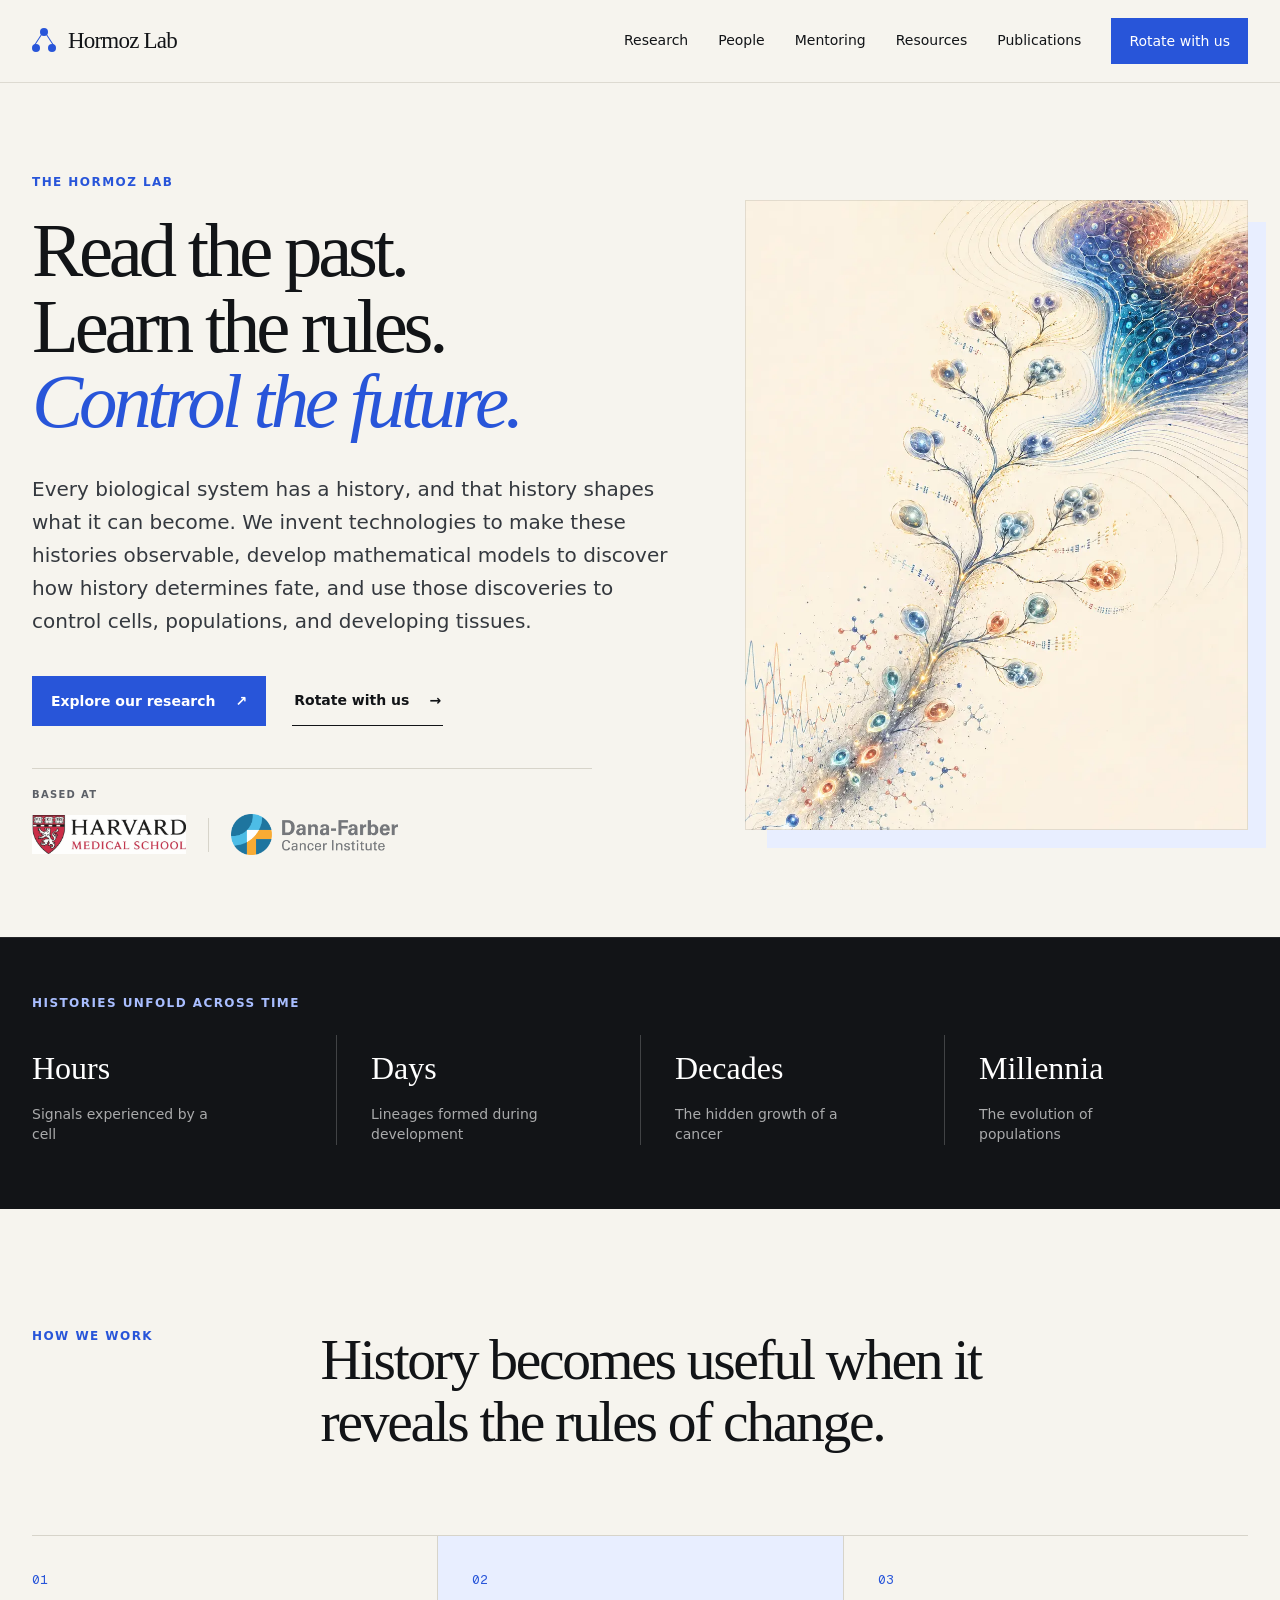
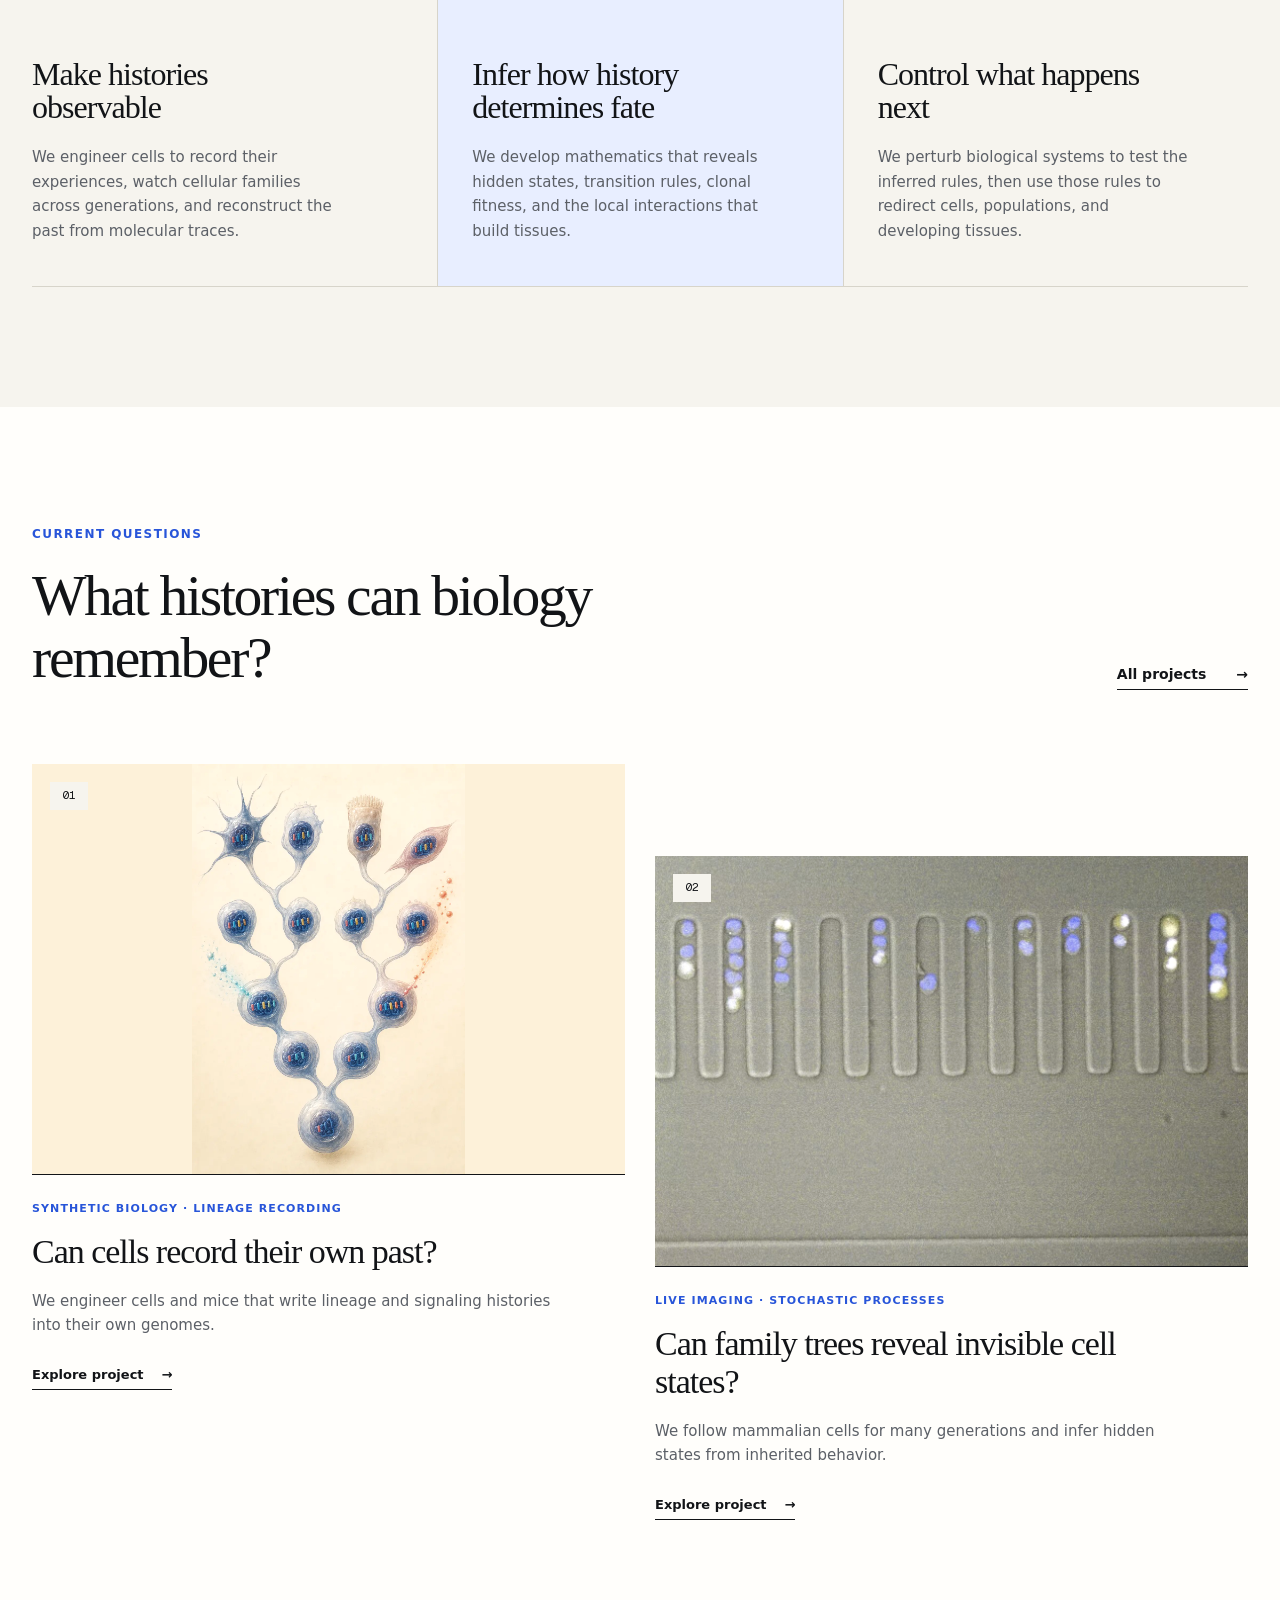
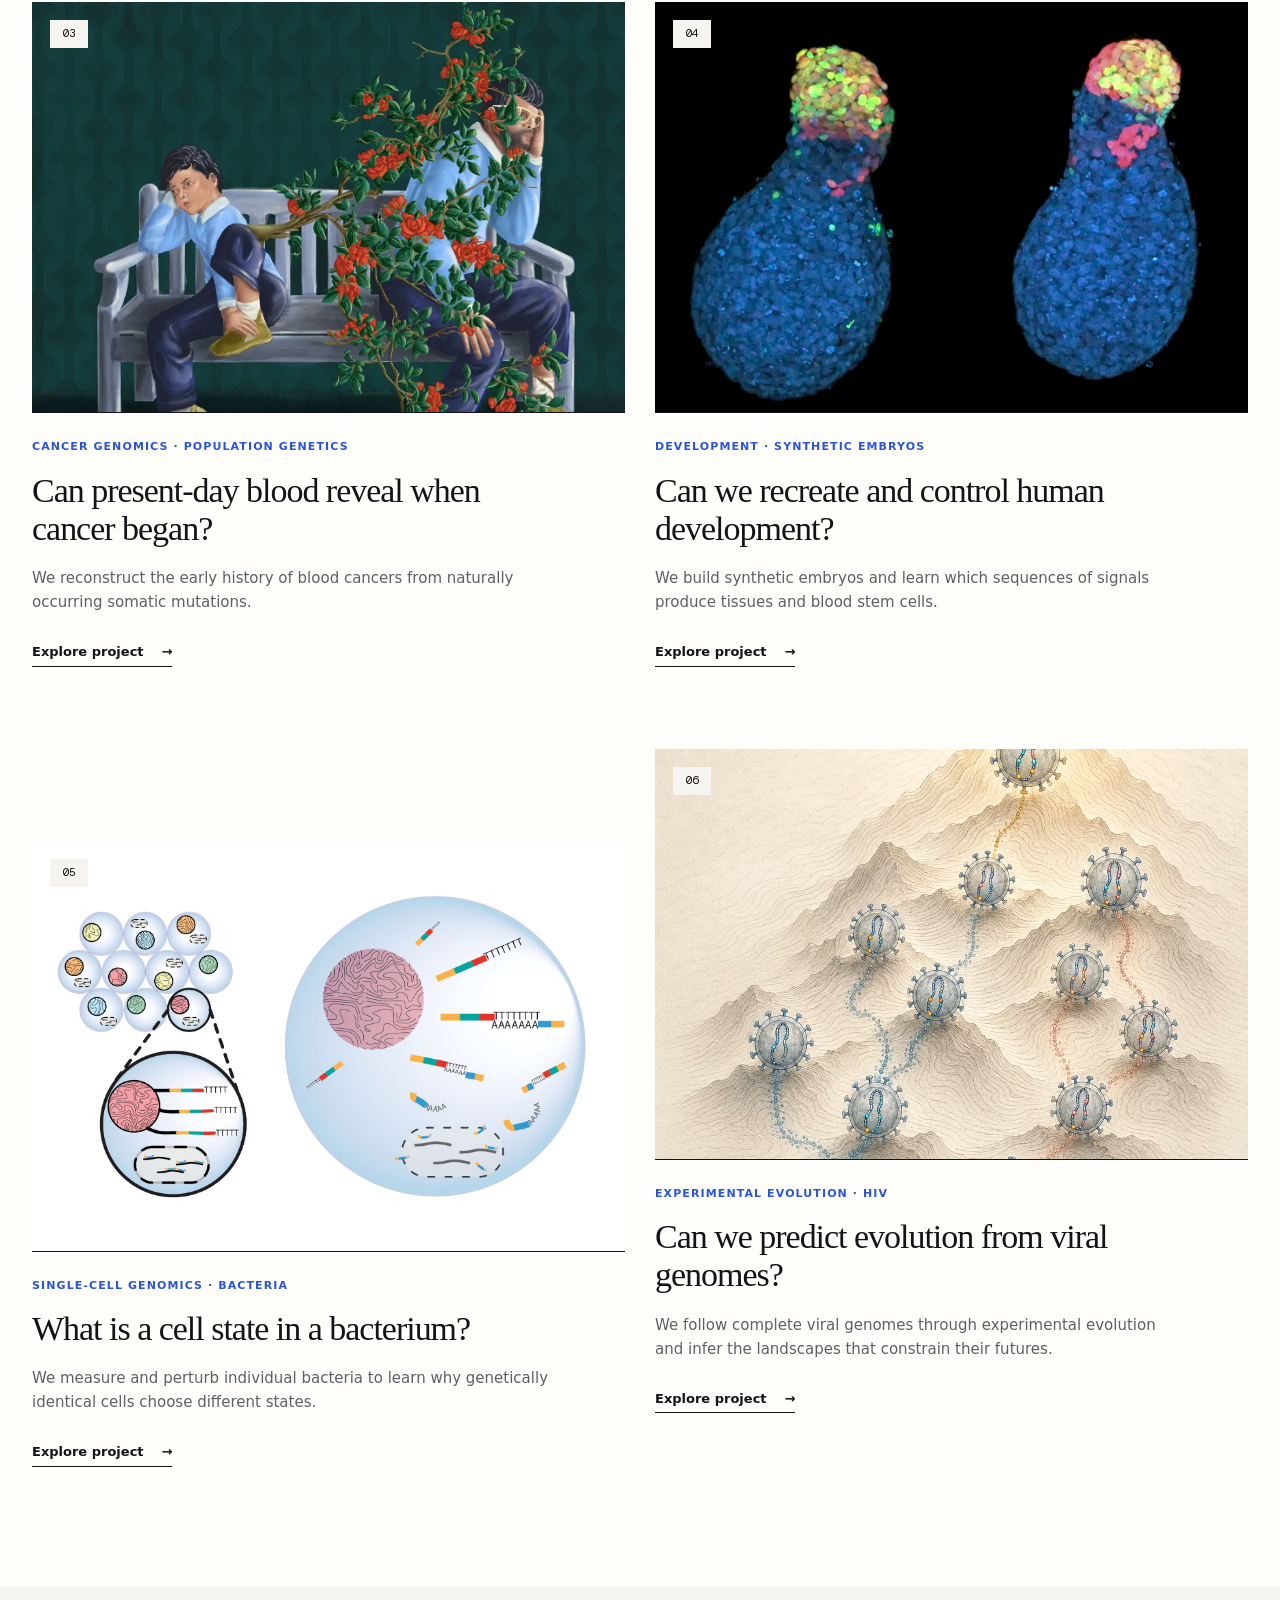
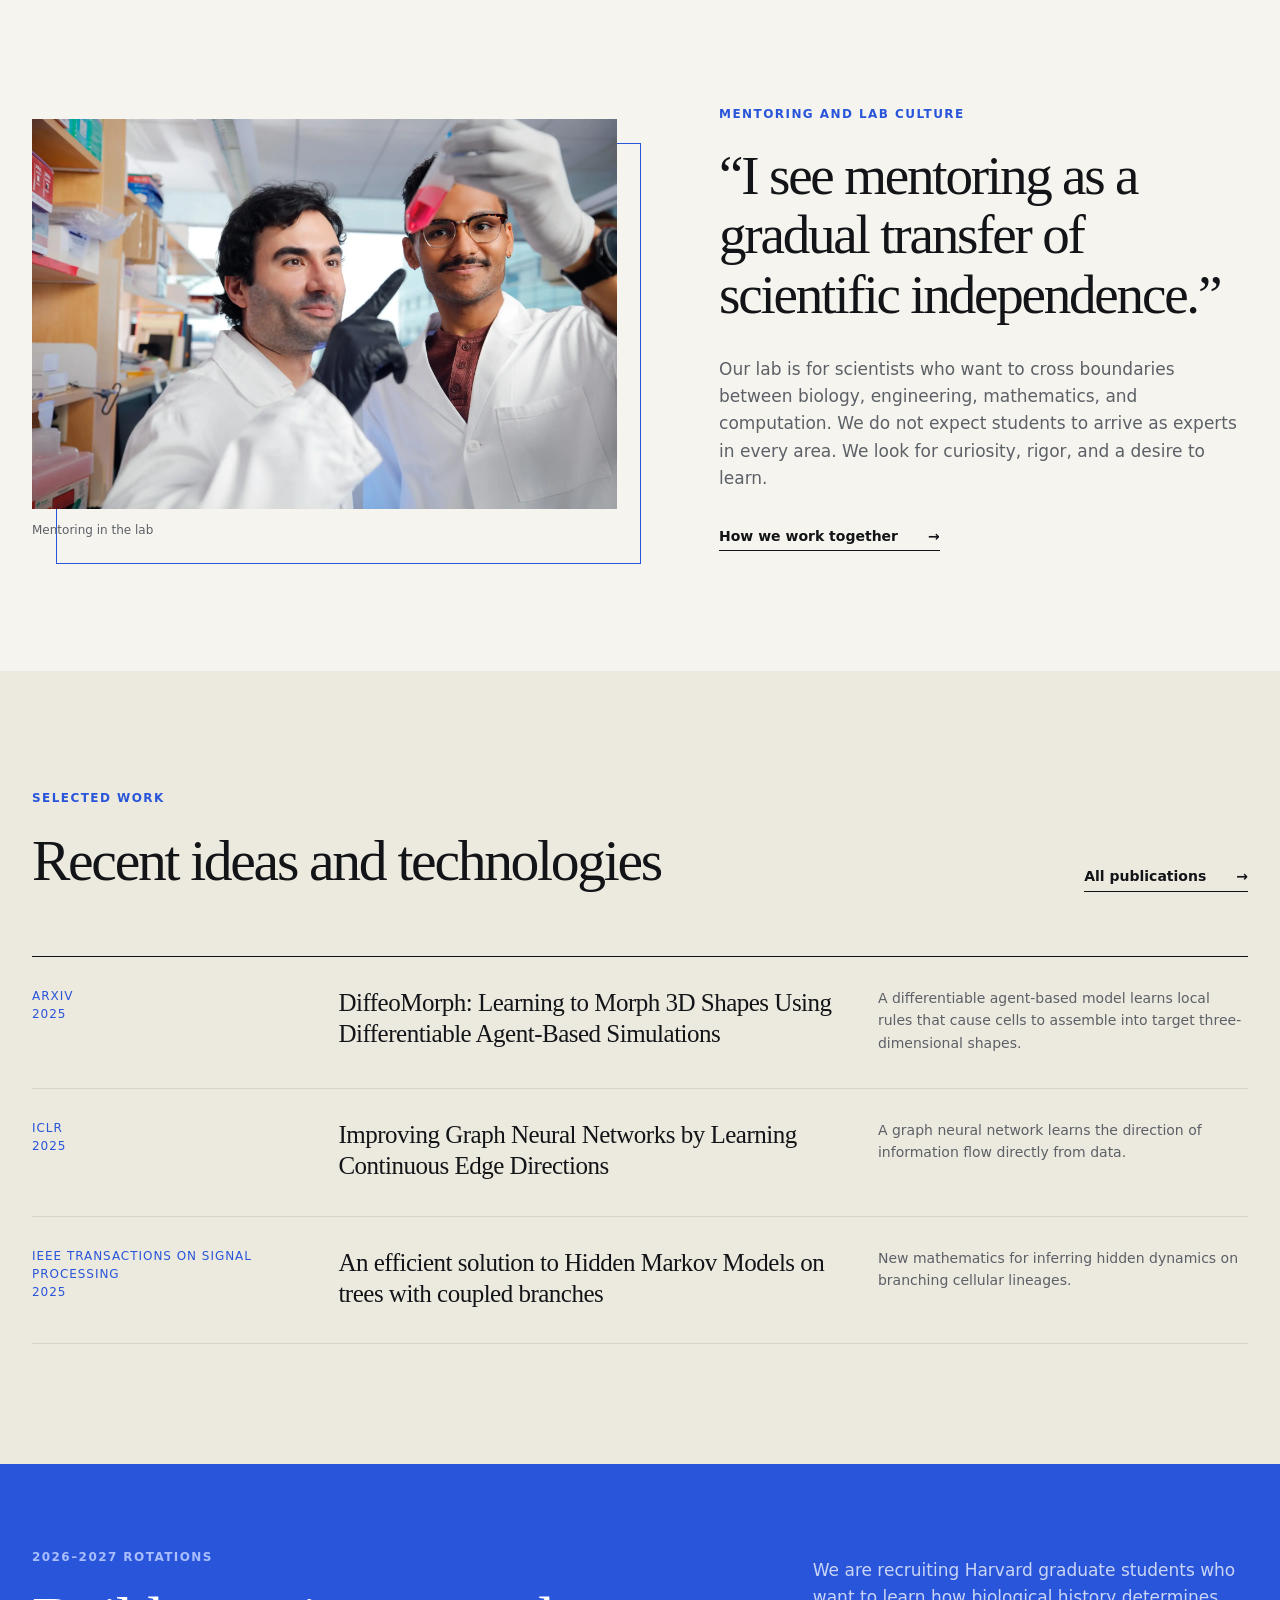
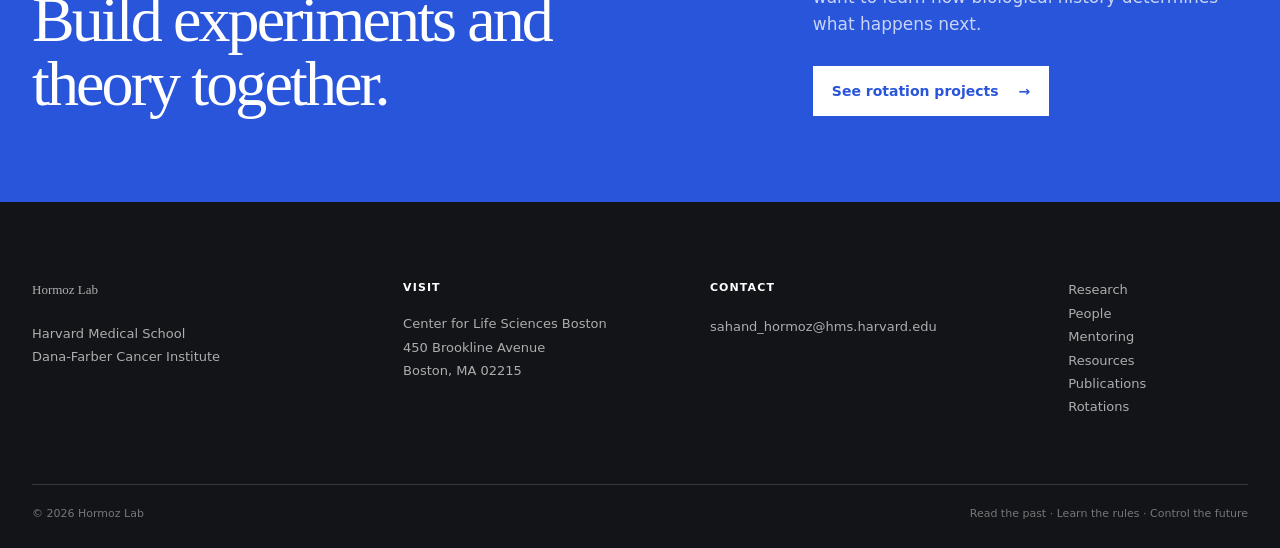
<file: index.html>
<!DOCTYPE html><html lang="en"><head><meta charSet="utf-8"/><meta name="viewport" content="width=device-width, initial-scale=1"/><link rel="preload" href="/media/history-to-fate-hero-v1.webp" as="image" fetchPriority="high"/><link rel="preload" href="/media/harvard-medical-school-logo.webp" as="image"/><link rel="preload" href="/media/dana-farber-logo.webp" as="image"/><link rel="preload" href="/media/dna-recording-history-v1.webp" as="image"/><link rel="preload" href="/media/mother-machine-poster.jpg" as="image"/><link rel="preload" href="/media/blood-cancer-life-history.webp" as="image"/><link rel="preload" href="/media/sahand-mentoring-with-lab-member.webp" as="image"/><link rel="preload" href="/media/hemogenic-gastruloids.webp" as="image"/><link rel="preload" href="/media/bacterial-single-cell-rna-seq.webp" as="image"/><link rel="preload" href="/media/hiv-fitness-landscape-v1.webp" as="image"/><link rel="stylesheet" href="/assets/index-CWhATb8L.css"/><title>Hormoz Lab</title><meta name="description" content="The Hormoz Lab at Harvard Medical School and Dana-Farber Cancer Institute makes biological histories observable, learns how history determines fate, and uses those rules to control living systems."/><meta name="application-name" content="Hormoz Lab"/><meta name="keywords" content="Hormoz Lab,Sahand Hormoz,Harvard systems biology,Dana-Farber Cancer Institute,cell lineage tracing,synthetic biology,single-cell genomics,developmental biology,computational biology,quantitative biology,biological history,graduate research rotations"/><meta name="author" content="Hormoz Lab"/><link rel="author" href="https://hormoz.dfci.harvard.edu"/><meta name="creator" content="Hormoz Lab"/><meta name="publisher" content="Hormoz Lab"/><meta name="robots" content="noindex, follow"/><meta name="googlebot" content="noindex, follow, max-image-preview:large, max-snippet:-1, max-video-preview:-1"/><meta property="og:title" content="Hormoz Lab"/><meta property="og:description" content="The Hormoz Lab at Harvard Medical School and Dana-Farber Cancer Institute makes biological histories observable, learns how history determines fate, and uses those rules to control living systems."/><meta property="og:url" content="https://hormoz.dfci.harvard.edu/"/><meta property="og:site_name" content="Hormoz Lab"/><meta property="og:type" content="website"/><meta property="og:locale" content="en_US"/><meta property="og:image" content="https://hormoz-lab.github.io/media/sahand-hormoz-in-lab.webp"/><meta property="og:image:width" content="2048"/><meta property="og:image:height" content="1365"/><meta property="og:image:alt" content="Sahand Hormoz in the laboratory at Dana-Farber Cancer Institute"/><meta name="twitter:card" content="summary_large_image"/><meta name="twitter:title" content="Hormoz Lab"/><meta name="twitter:description" content="The Hormoz Lab at Harvard Medical School and Dana-Farber Cancer Institute makes biological histories observable, learns how history determines fate, and uses those rules to control living systems."/><meta name="twitter:image" content="https://hormoz-lab.github.io/media/sahand-hormoz-in-lab.webp"/><link rel="shortcut icon" href="/favicon.svg"/><link rel="icon" href="/favicon.svg"/><link rel="canonical" href="https://hormoz.dfci.harvard.edu/"/><script type="application/ld+json">{"@context":"https://schema.org","@type":"ResearchOrganization","name":"Hormoz Lab","url":"https://hormoz.dfci.harvard.edu","description":"A quantitative systems biology laboratory led by Sahand Hormoz at Harvard Medical School and Dana-Farber Cancer Institute.","founder":{"@type":"Person","name":"Sahand Hormoz","jobTitle":"Associate Professor of Systems Biology","affiliation":[{"@type":"Organization","name":"Harvard Medical School"},{"@type":"Organization","name":"Dana-Farber Cancer Institute"}]},"parentOrganization":[{"@type":"Organization","name":"Harvard Medical School","url":"https://hms.harvard.edu/"},{"@type":"Organization","name":"Dana-Farber Cancer Institute","url":"https://www.dana-farber.org/"}],"sameAs":["https://github.com/hormoz-lab"]}</script>
<link rel="preload" href="/assets/_vinext_fonts/geist-8ac0455e797f/geist-ff2310f5.woff2" as="font" type="font/woff2" crossorigin />
<link rel="preload" href="/assets/_vinext_fonts/geist-8ac0455e797f/geist-875ccdd4.woff2" as="font" type="font/woff2" crossorigin />
<link rel="preload" href="/assets/_vinext_fonts/geist-8ac0455e797f/geist-52306abf.woff2" as="font" type="font/woff2" crossorigin />
<link rel="preload" href="/assets/_vinext_fonts/geist-8ac0455e797f/geist-001175b1.woff2" as="font" type="font/woff2" crossorigin />
<link rel="preload" href="/assets/_vinext_fonts/geist-8ac0455e797f/geist-98bbbccb.woff2" as="font" type="font/woff2" crossorigin />
<link rel="preload" href="/assets/_vinext_fonts/geist-mono-00e989178794/geist-mono-f6b33328.woff2" as="font" type="font/woff2" crossorigin />
<link rel="preload" href="/assets/_vinext_fonts/geist-mono-00e989178794/geist-mono-44e03052.woff2" as="font" type="font/woff2" crossorigin />
<link rel="preload" href="/assets/_vinext_fonts/geist-mono-00e989178794/geist-mono-0638449e.woff2" as="font" type="font/woff2" crossorigin />
<link rel="preload" href="/assets/_vinext_fonts/geist-mono-00e989178794/geist-mono-971fb274.woff2" as="font" type="font/woff2" crossorigin />
<link rel="preload" href="/assets/_vinext_fonts/geist-mono-00e989178794/geist-mono-44745446.woff2" as="font" type="font/woff2" crossorigin />
<link rel="preload" href="/assets/_vinext_fonts/geist-mono-00e989178794/geist-mono-013b2f2f.woff2" as="font" type="font/woff2" crossorigin />
<style data-vinext-fonts>/* cyrillic-ext */
@font-face {
  font-family: 'Geist';
  font-style: normal;
  font-weight: 100 900;
  font-display: swap;
  src: url(/assets/_vinext_fonts/geist-8ac0455e797f/geist-ff2310f5.woff2) format('woff2');
  unicode-range: U+0460-052F, U+1C80-1C8A, U+20B4, U+2DE0-2DFF, U+A640-A69F, U+FE2E-FE2F;
}
/* cyrillic */
@font-face {
  font-family: 'Geist';
  font-style: normal;
  font-weight: 100 900;
  font-display: swap;
  src: url(/assets/_vinext_fonts/geist-8ac0455e797f/geist-875ccdd4.woff2) format('woff2');
  unicode-range: U+0301, U+0400-045F, U+0490-0491, U+04B0-04B1, U+2116;
}
/* vietnamese */
@font-face {
  font-family: 'Geist';
  font-style: normal;
  font-weight: 100 900;
  font-display: swap;
  src: url(/assets/_vinext_fonts/geist-8ac0455e797f/geist-52306abf.woff2) format('woff2');
  unicode-range: U+0102-0103, U+0110-0111, U+0128-0129, U+0168-0169, U+01A0-01A1, U+01AF-01B0, U+0300-0301, U+0303-0304, U+0308-0309, U+0323, U+0329, U+1EA0-1EF9, U+20AB;
}
/* latin-ext */
@font-face {
  font-family: 'Geist';
  font-style: normal;
  font-weight: 100 900;
  font-display: swap;
  src: url(/assets/_vinext_fonts/geist-8ac0455e797f/geist-001175b1.woff2) format('woff2');
  unicode-range: U+0100-02BA, U+02BD-02C5, U+02C7-02CC, U+02CE-02D7, U+02DD-02FF, U+0304, U+0308, U+0329, U+1D00-1DBF, U+1E00-1E9F, U+1EF2-1EFF, U+2020, U+20A0-20AB, U+20AD-20C0, U+2113, U+2C60-2C7F, U+A720-A7FF;
}
/* latin */
@font-face {
  font-family: 'Geist';
  font-style: normal;
  font-weight: 100 900;
  font-display: swap;
  src: url(/assets/_vinext_fonts/geist-8ac0455e797f/geist-98bbbccb.woff2) format('woff2');
  unicode-range: U+0000-00FF, U+0131, U+0152-0153, U+02BB-02BC, U+02C6, U+02DA, U+02DC, U+0304, U+0308, U+0329, U+2000-206F, U+20AC, U+2122, U+2191, U+2193, U+2212, U+2215, U+FEFF, U+FFFD;
}

.__font_geist_0v84xvc { font-family: 'Geist', sans-serif; }

.__variable_geist_0v84xvc { --font-geist-sans: 'Geist', sans-serif; }

/* cyrillic-ext */
@font-face {
  font-family: 'Geist Mono';
  font-style: normal;
  font-weight: 100 900;
  font-display: swap;
  src: url(/assets/_vinext_fonts/geist-mono-00e989178794/geist-mono-f6b33328.woff2) format('woff2');
  unicode-range: U+0460-052F, U+1C80-1C8A, U+20B4, U+2DE0-2DFF, U+A640-A69F, U+FE2E-FE2F;
}
/* cyrillic */
@font-face {
  font-family: 'Geist Mono';
  font-style: normal;
  font-weight: 100 900;
  font-display: swap;
  src: url(/assets/_vinext_fonts/geist-mono-00e989178794/geist-mono-44e03052.woff2) format('woff2');
  unicode-range: U+0301, U+0400-045F, U+0490-0491, U+04B0-04B1, U+2116;
}
/* symbols2 */
@font-face {
  font-family: 'Geist Mono';
  font-style: normal;
  font-weight: 100 900;
  font-display: swap;
  src: url(/assets/_vinext_fonts/geist-mono-00e989178794/geist-mono-0638449e.woff2) format('woff2');
  unicode-range: U+2000-2001, U+2004-2008, U+200A, U+23B8-23BD, U+2500-259F;
}
/* vietnamese */
@font-face {
  font-family: 'Geist Mono';
  font-style: normal;
  font-weight: 100 900;
  font-display: swap;
  src: url(/assets/_vinext_fonts/geist-mono-00e989178794/geist-mono-971fb274.woff2) format('woff2');
  unicode-range: U+0102-0103, U+0110-0111, U+0128-0129, U+0168-0169, U+01A0-01A1, U+01AF-01B0, U+0300-0301, U+0303-0304, U+0308-0309, U+0323, U+0329, U+1EA0-1EF9, U+20AB;
}
/* latin-ext */
@font-face {
  font-family: 'Geist Mono';
  font-style: normal;
  font-weight: 100 900;
  font-display: swap;
  src: url(/assets/_vinext_fonts/geist-mono-00e989178794/geist-mono-44745446.woff2) format('woff2');
  unicode-range: U+0100-02BA, U+02BD-02C5, U+02C7-02CC, U+02CE-02D7, U+02DD-02FF, U+0304, U+0308, U+0329, U+1D00-1DBF, U+1E00-1E9F, U+1EF2-1EFF, U+2020, U+20A0-20AB, U+20AD-20C0, U+2113, U+2C60-2C7F, U+A720-A7FF;
}
/* latin */
@font-face {
  font-family: 'Geist Mono';
  font-style: normal;
  font-weight: 100 900;
  font-display: swap;
  src: url(/assets/_vinext_fonts/geist-mono-00e989178794/geist-mono-013b2f2f.woff2) format('woff2');
  unicode-range: U+0000-00FF, U+0131, U+0152-0153, U+02BB-02BC, U+02C6, U+02DA, U+02DC, U+0304, U+0308, U+0329, U+2000-206F, U+20AC, U+2122, U+2191, U+2193, U+2212, U+2215, U+FEFF, U+FFFD;
}

.__font_geist_mono_03ghzxh { font-family: 'Geist Mono', sans-serif; }

.__variable_geist_mono_03ghzxh { --font-geist-mono: 'Geist Mono', sans-serif; }
</style>
</head><body class="__variable_geist_0v84xvc __variable_geist_mono_03ghzxh"><header class="site-header"><div class="shell header-inner"><a href="/" class="wordmark" aria-label="Hormoz Lab home"><span class="wordmark-mark" aria-hidden="true"><i></i><i></i><i></i></span><span>Hormoz Lab</span></a><nav class="desktop-nav" aria-label="Primary navigation"><a href="/research">Research</a><a href="/people">People</a><a href="/mentoring">Mentoring</a><a href="/resources">Resources</a><a href="/publications">Publications</a><a class="nav-cta" href="/rotations">Rotate with us</a></nav><details class="mobile-nav"><summary>Menu</summary><nav aria-label="Mobile navigation"><a href="/research">Research</a><a href="/people">People</a><a href="/mentoring">Mentoring</a><a href="/resources">Resources</a><a href="/publications">Publications</a><a href="/rotations">Rotate with us</a></nav></details></div></header><main><section class="hero shell"><div class="hero-copy"><p class="eyebrow">The Hormoz Lab</p><h1>Read the past.<br/>Learn the rules.<br/><em>Control the future.</em></h1><p class="hero-deck">Every biological system has a history, and that history shapes what it can become. We invent technologies to make these histories observable, develop mathematical models to discover how history determines fate, and use those discoveries to control cells, populations, and developing tissues.</p><div class="button-row"><a class="button button-primary" href="/research">Explore our research <span aria-hidden="true">↗</span></a><a class="button button-quiet" href="/rotations">Rotate with us <span aria-hidden="true">→</span></a></div><div class="institutional-affiliations" aria-label="Institutional affiliations"><span class="affiliation-label">Based at</span><div class="affiliation-logos"><a href="https://hms.harvard.edu/" aria-label="Harvard Medical School"><img class="hms-logo" src="/media/harvard-medical-school-logo.webp" alt="Harvard Medical School"/></a><span class="affiliation-divider" aria-hidden="true"></span><a href="https://www.dana-farber.org/" aria-label="Dana-Farber Cancer Institute"><img class="dfci-logo" src="/media/dana-farber-logo.webp" alt="Dana-Farber Cancer Institute"/></a></div></div></div><figure class="hero-art"><img src="/media/history-to-fate-hero-v1.webp" alt="Signals and molecular traces forming a branching cell lineage that flows into an organized living tissue" loading="eager" fetchPriority="high"/></figure></section><section class="timescale-section"><div class="shell"><p class="section-kicker light">Histories unfold across time</p><div class="timescale-grid"><article><strong>Hours</strong><span>Signals experienced by a cell</span></article><article><strong>Days</strong><span>Lineages formed during development</span></article><article><strong>Decades</strong><span>The hidden growth of a cancer</span></article><article><strong>Millennia</strong><span>The evolution of populations</span></article></div></div></section><section class="section shell" id="approach"><div class="section-heading split-heading"><p class="section-kicker">How we work</p><h2>History becomes useful when it reveals the rules of change.</h2></div><div class="approach-grid"><article><span class="step-number">01</span><h3>Make histories observable</h3><p>We engineer cells to record their experiences, watch cellular families across generations, and reconstruct the past from molecular traces.</p></article><article class="approach-focus"><span class="step-number">02</span><h3>Infer how history determines fate</h3><p>We develop mathematics that reveals hidden states, transition rules, clonal fitness, and the local interactions that build tissues.</p></article><article><span class="step-number">03</span><h3>Control what happens next</h3><p>We perturb biological systems to test the inferred rules, then use those rules to redirect cells, populations, and developing tissues.</p></article></div></section><section class="section section-projects"><div class="shell"><div class="section-heading row-heading"><div><p class="section-kicker">Current questions</p><h2>What histories can biology remember?</h2></div><a class="text-link" href="/research">All projects <span aria-hidden="true">→</span></a></div><div class="project-grid"><article class="project-card project-card-1"><a href="/research#dna-recorders" class="project-image-link" aria-label="Read about Writing cellular history into DNA"><div class="project-image project-art-record"><img src="/media/dna-recording-history-v1.webp" alt="A branching cell lineage whose descendants inherit and accumulate distinct marks in their DNA"/><span class="project-index">0<!-- -->1</span></div></a><div class="project-card-copy"><p class="project-domain">Synthetic biology · Lineage recording</p><h3><a href="/research#dna-recorders">Can cells record their own past?</a></h3><p>We engineer cells and mice that write lineage and signaling histories into their own genomes.</p><a class="text-link small" href="/research#dna-recorders">Explore project <span aria-hidden="true">→</span></a></div></article><article class="project-card project-card-2"><a href="/research#hidden-states" class="project-image-link" aria-label="Read about Revealing hidden states in cellular family trees"><div class="project-image project-art-hidden"><img src="/media/mother-machine-poster.jpg" alt="L1210 leukemia cells growing in a mammalian mother machine"/><span class="project-index">0<!-- -->2</span></div></a><div class="project-card-copy"><p class="project-domain">Live imaging · Stochastic processes</p><h3><a href="/research#hidden-states">Can family trees reveal invisible cell states?</a></h3><p>We follow mammalian cells for many generations and infer hidden states from inherited behavior.</p><a class="text-link small" href="/research#hidden-states">Explore project <span aria-hidden="true">→</span></a></div></article><article class="project-card project-card-3"><a href="/research#blood-cancer" class="project-image-link" aria-label="Read about Reconstructing the origins of blood cancer"><div class="project-image project-art-cancer"><img src="/media/blood-cancer-life-history.webp" alt="An illustrated child and adult joined by flowering branches, representing a cancer lineage growing across decades"/><span class="project-index">0<!-- -->3</span></div></a><div class="project-card-copy"><p class="project-domain">Cancer genomics · Population genetics</p><h3><a href="/research#blood-cancer">Can present-day blood reveal when cancer began?</a></h3><p>We reconstruct the early history of blood cancers from naturally occurring somatic mutations.</p><a class="text-link small" href="/research#blood-cancer">Explore project <span aria-hidden="true">→</span></a></div></article><article class="project-card project-card-1"><a href="/research#synthetic-embryos" class="project-image-link" aria-label="Read about Recreating human development in a dish"><div class="project-image project-art-embryo"><img src="/media/hemogenic-gastruloids.webp" alt="Fluorescence microscopy of four human stem-cell-derived embryo models"/><span class="project-index">0<!-- -->4</span></div></a><div class="project-card-copy"><p class="project-domain">Development · Synthetic embryos</p><h3><a href="/research#synthetic-embryos">Can we recreate and control human development?</a></h3><p>We build synthetic embryos and learn which sequences of signals produce tissues and blood stem cells.</p><a class="text-link small" href="/research#synthetic-embryos">Explore project <span aria-hidden="true">→</span></a></div></article><article class="project-card project-card-2"><a href="/research#bacteria" class="project-image-link" aria-label="Read about Decoding bacterial cell states"><div class="project-image project-art-bacteria"><img src="/media/bacterial-single-cell-rna-seq.webp" alt="Single-cell bacterial RNA sequencing data"/><span class="project-index">0<!-- -->5</span></div></a><div class="project-card-copy"><p class="project-domain">Single-cell genomics · Bacteria</p><h3><a href="/research#bacteria">What is a cell state in a bacterium?</a></h3><p>We measure and perturb individual bacteria to learn why genetically identical cells choose different states.</p><a class="text-link small" href="/research#bacteria">Explore project <span aria-hidden="true">→</span></a></div></article><article class="project-card project-card-3"><a href="/research#viruses" class="project-image-link" aria-label="Read about Watching evolution unfold in viruses"><div class="project-image project-art-virus"><img src="/media/hiv-fitness-landscape-v1.webp" alt="HIV particles with intact genomes following branching evolutionary paths across a fitness landscape"/><span class="project-index">0<!-- -->6</span></div></a><div class="project-card-copy"><p class="project-domain">Experimental evolution · HIV</p><h3><a href="/research#viruses">Can we predict evolution from viral genomes?</a></h3><p>We follow complete viral genomes through experimental evolution and infer the landscapes that constrain their futures.</p><a class="text-link small" href="/research#viruses">Explore project <span aria-hidden="true">→</span></a></div></article></div></div></section><section class="section shell mentoring-preview"><div class="mentor-photo-wrap"><img src="/media/sahand-mentoring-with-lab-member.webp" alt="Sahand Hormoz and a lab member discussing a cell culture flask" class="mentor-photo"/><p class="image-caption">Mentoring in the lab</p></div><div class="mentor-copy"><p class="section-kicker">Mentoring and lab culture</p><blockquote>“I see mentoring as a gradual transfer of scientific independence.”</blockquote><p>Our lab is for scientists who want to cross boundaries between biology, engineering, mathematics, and computation. We do not expect students to arrive as experts in every area. We look for curiosity, rigor, and a desire to learn.</p><a class="text-link" href="/mentoring">How we work together <span aria-hidden="true">→</span></a></div></section><section class="section papers-section"><div class="shell"><div class="section-heading row-heading"><div><p class="section-kicker">Selected work</p><h2>Recent ideas and technologies</h2></div><a class="text-link" href="/publications">All publications <span aria-hidden="true">→</span></a></div><div class="paper-list"><article class="paper-row"><div><span>arXiv</span><span>2025</span></div><h3>DiffeoMorph: Learning to Morph 3D Shapes Using Differentiable Agent-Based Simulations</h3><p>A differentiable agent-based model learns local rules that cause cells to assemble into target three-dimensional shapes.</p></article><article class="paper-row"><div><span>ICLR</span><span>2025</span></div><h3>Improving Graph Neural Networks by Learning Continuous Edge Directions</h3><p>A graph neural network learns the direction of information flow directly from data.</p></article><article class="paper-row"><div><span>IEEE Transactions on Signal Processing</span><span>2025</span></div><h3>An efficient solution to Hidden Markov Models on trees with coupled branches</h3><p>New mathematics for inferring hidden dynamics on branching cellular lineages.</p></article></div></div></section><section class="rotation-cta"><div class="shell rotation-cta-inner"><div><p class="section-kicker light">2026–2027 rotations</p><h2>Build experiments and theory together.</h2></div><div><p>We are recruiting Harvard graduate students who want to learn how biological history determines what happens next.</p><a class="button button-light" href="/rotations">See rotation projects <span aria-hidden="true">→</span></a></div></div></section></main><footer class="site-footer"><div class="shell footer-grid"><div><a href="/" class="footer-wordmark">Hormoz Lab</a><p>Harvard Medical School<br/>Dana-Farber Cancer Institute</p></div><div><p class="footer-label">Visit</p><p>Center for Life Sciences Boston<br/>450 Brookline Avenue<br/>Boston, MA 02215</p></div><div><p class="footer-label">Contact</p><a href="mailto:sahand_hormoz@hms.harvard.edu">sahand_hormoz@hms.harvard.edu</a></div><div class="footer-links"><a href="/research">Research</a><a href="/people">People</a><a href="/mentoring">Mentoring</a><a href="/resources">Resources</a><a href="/publications">Publications</a><a href="/rotations">Rotations</a></div></div><div class="shell footer-bottom"><span>© 2026 Hormoz Lab</span><span>Read the past · Learn the rules · Control the future</span></div></footer><script src="/assets/site.js" defer></script></body></html>
</file>
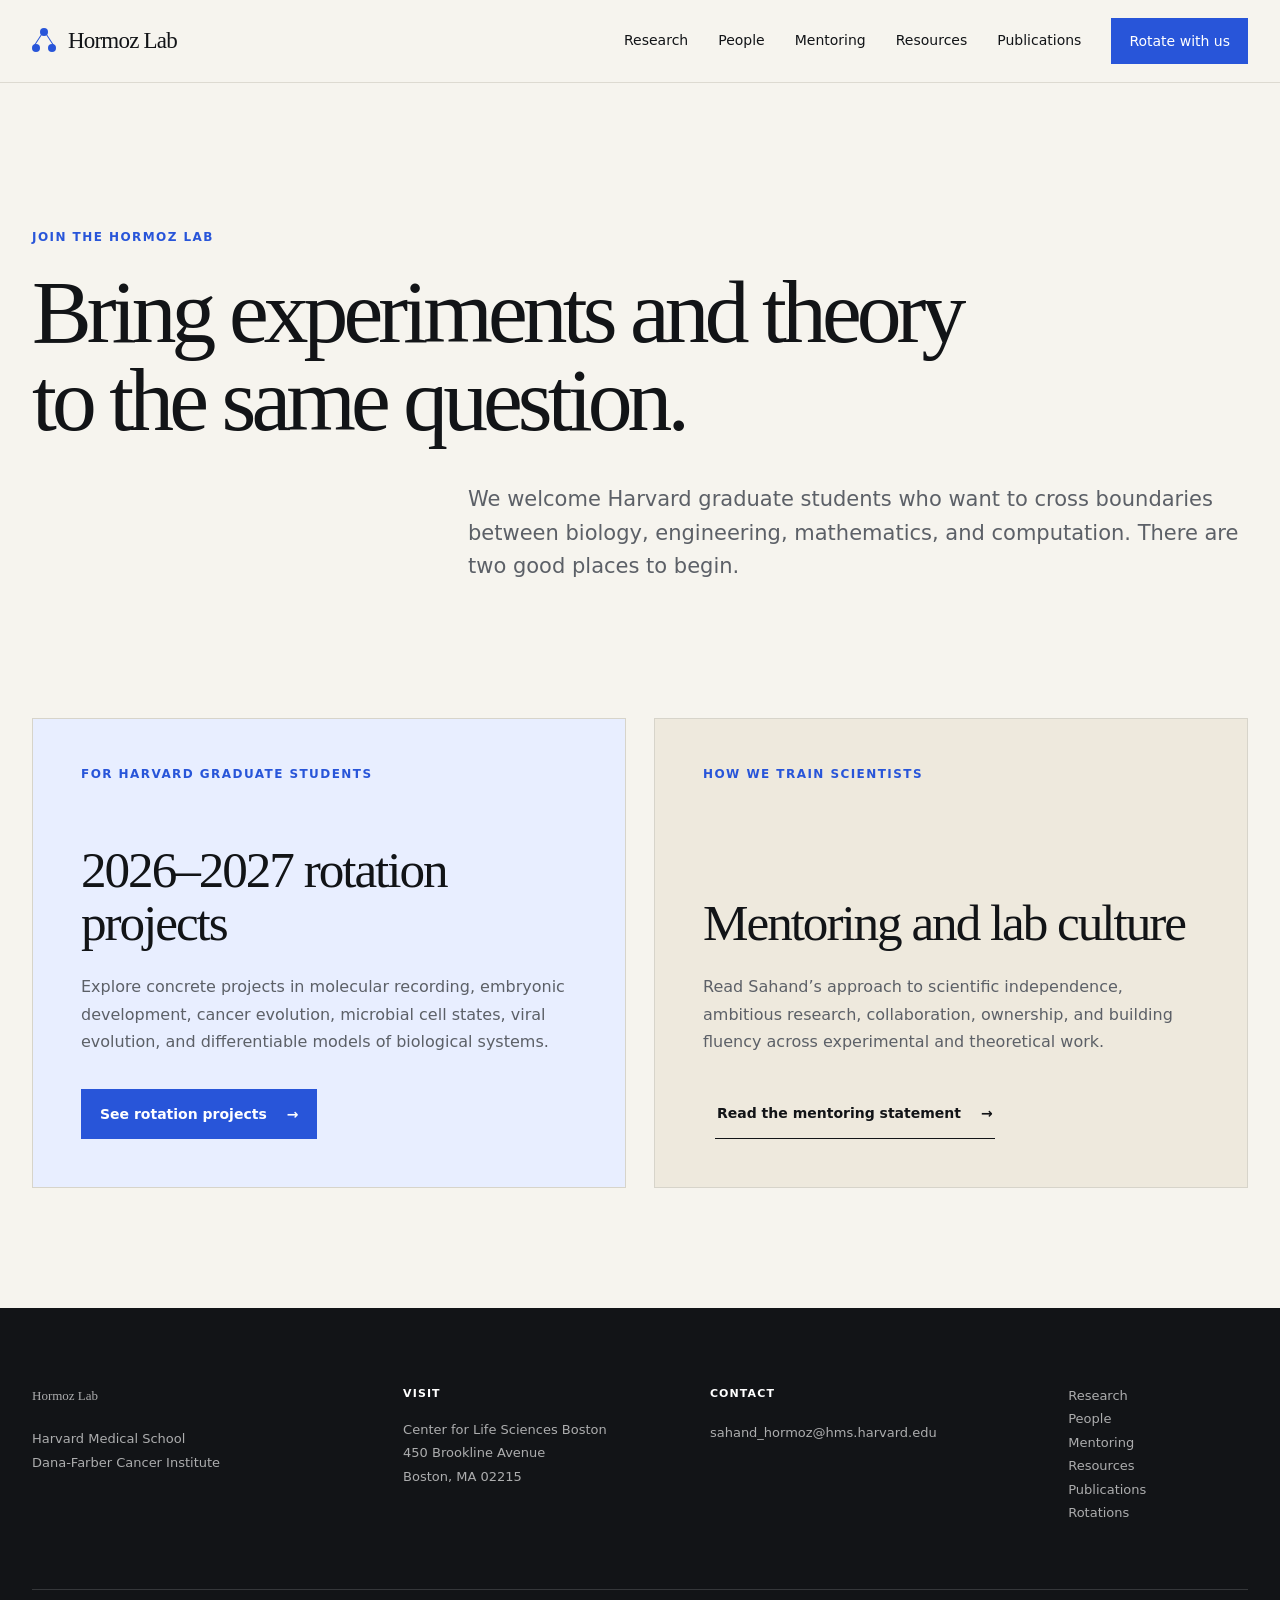
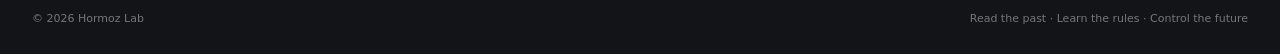
<file: join/index.html>
<!DOCTYPE html><html lang="en"><head><meta charSet="utf-8"/><meta name="viewport" content="width=device-width, initial-scale=1"/><link rel="stylesheet" href="/assets/index-CWhATb8L.css"/><title>Join the Lab · Hormoz Lab</title><meta name="description" content="Explore graduate rotations, mentoring, and lab culture in the Hormoz Lab at Harvard Medical School and Dana-Farber Cancer Institute."/><meta name="application-name" content="Hormoz Lab"/><meta name="keywords" content="Hormoz Lab,Sahand Hormoz,Harvard systems biology,Dana-Farber Cancer Institute,cell lineage tracing,synthetic biology,single-cell genomics,developmental biology,computational biology,quantitative biology,biological history,graduate research rotations"/><meta name="author" content="Hormoz Lab"/><link rel="author" href="https://hormoz.dfci.harvard.edu"/><meta name="creator" content="Hormoz Lab"/><meta name="publisher" content="Hormoz Lab"/><meta name="robots" content="noindex, follow"/><meta name="googlebot" content="noindex, follow, max-image-preview:large, max-snippet:-1, max-video-preview:-1"/><meta property="og:title" content="Join the Lab · Hormoz Lab"/><meta property="og:description" content="Explore graduate rotations, mentoring, and lab culture in the Hormoz Lab at Harvard Medical School and Dana-Farber Cancer Institute."/><meta property="og:url" content="https://hormoz.dfci.harvard.edu/join"/><meta property="og:site_name" content="Hormoz Lab"/><meta property="og:type" content="website"/><meta property="og:locale" content="en_US"/><meta property="og:image" content="https://hormoz-lab.github.io/media/sahand-hormoz-in-lab.webp"/><meta property="og:image:width" content="2048"/><meta property="og:image:height" content="1365"/><meta property="og:image:alt" content="Sahand Hormoz in the laboratory at Dana-Farber Cancer Institute"/><meta name="twitter:card" content="summary_large_image"/><meta name="twitter:title" content="Join the Lab · Hormoz Lab"/><meta name="twitter:description" content="Explore graduate rotations, mentoring, and lab culture in the Hormoz Lab at Harvard Medical School and Dana-Farber Cancer Institute."/><meta name="twitter:image" content="https://hormoz-lab.github.io/media/sahand-hormoz-in-lab.webp"/><link rel="shortcut icon" href="/favicon.svg"/><link rel="icon" href="/favicon.svg"/><link rel="canonical" href="https://hormoz.dfci.harvard.edu/join"/><script type="application/ld+json">{"@context":"https://schema.org","@type":"ResearchOrganization","name":"Hormoz Lab","url":"https://hormoz.dfci.harvard.edu","description":"A quantitative systems biology laboratory led by Sahand Hormoz at Harvard Medical School and Dana-Farber Cancer Institute.","founder":{"@type":"Person","name":"Sahand Hormoz","jobTitle":"Associate Professor of Systems Biology","affiliation":[{"@type":"Organization","name":"Harvard Medical School"},{"@type":"Organization","name":"Dana-Farber Cancer Institute"}]},"parentOrganization":[{"@type":"Organization","name":"Harvard Medical School","url":"https://hms.harvard.edu/"},{"@type":"Organization","name":"Dana-Farber Cancer Institute","url":"https://www.dana-farber.org/"}],"sameAs":["https://github.com/hormoz-lab"]}</script>
<link rel="preload" href="/assets/_vinext_fonts/geist-8ac0455e797f/geist-ff2310f5.woff2" as="font" type="font/woff2" crossorigin />
<link rel="preload" href="/assets/_vinext_fonts/geist-8ac0455e797f/geist-875ccdd4.woff2" as="font" type="font/woff2" crossorigin />
<link rel="preload" href="/assets/_vinext_fonts/geist-8ac0455e797f/geist-52306abf.woff2" as="font" type="font/woff2" crossorigin />
<link rel="preload" href="/assets/_vinext_fonts/geist-8ac0455e797f/geist-001175b1.woff2" as="font" type="font/woff2" crossorigin />
<link rel="preload" href="/assets/_vinext_fonts/geist-8ac0455e797f/geist-98bbbccb.woff2" as="font" type="font/woff2" crossorigin />
<link rel="preload" href="/assets/_vinext_fonts/geist-mono-00e989178794/geist-mono-f6b33328.woff2" as="font" type="font/woff2" crossorigin />
<link rel="preload" href="/assets/_vinext_fonts/geist-mono-00e989178794/geist-mono-44e03052.woff2" as="font" type="font/woff2" crossorigin />
<link rel="preload" href="/assets/_vinext_fonts/geist-mono-00e989178794/geist-mono-0638449e.woff2" as="font" type="font/woff2" crossorigin />
<link rel="preload" href="/assets/_vinext_fonts/geist-mono-00e989178794/geist-mono-971fb274.woff2" as="font" type="font/woff2" crossorigin />
<link rel="preload" href="/assets/_vinext_fonts/geist-mono-00e989178794/geist-mono-44745446.woff2" as="font" type="font/woff2" crossorigin />
<link rel="preload" href="/assets/_vinext_fonts/geist-mono-00e989178794/geist-mono-013b2f2f.woff2" as="font" type="font/woff2" crossorigin />
<style data-vinext-fonts>/* cyrillic-ext */
@font-face {
  font-family: 'Geist';
  font-style: normal;
  font-weight: 100 900;
  font-display: swap;
  src: url(/assets/_vinext_fonts/geist-8ac0455e797f/geist-ff2310f5.woff2) format('woff2');
  unicode-range: U+0460-052F, U+1C80-1C8A, U+20B4, U+2DE0-2DFF, U+A640-A69F, U+FE2E-FE2F;
}
/* cyrillic */
@font-face {
  font-family: 'Geist';
  font-style: normal;
  font-weight: 100 900;
  font-display: swap;
  src: url(/assets/_vinext_fonts/geist-8ac0455e797f/geist-875ccdd4.woff2) format('woff2');
  unicode-range: U+0301, U+0400-045F, U+0490-0491, U+04B0-04B1, U+2116;
}
/* vietnamese */
@font-face {
  font-family: 'Geist';
  font-style: normal;
  font-weight: 100 900;
  font-display: swap;
  src: url(/assets/_vinext_fonts/geist-8ac0455e797f/geist-52306abf.woff2) format('woff2');
  unicode-range: U+0102-0103, U+0110-0111, U+0128-0129, U+0168-0169, U+01A0-01A1, U+01AF-01B0, U+0300-0301, U+0303-0304, U+0308-0309, U+0323, U+0329, U+1EA0-1EF9, U+20AB;
}
/* latin-ext */
@font-face {
  font-family: 'Geist';
  font-style: normal;
  font-weight: 100 900;
  font-display: swap;
  src: url(/assets/_vinext_fonts/geist-8ac0455e797f/geist-001175b1.woff2) format('woff2');
  unicode-range: U+0100-02BA, U+02BD-02C5, U+02C7-02CC, U+02CE-02D7, U+02DD-02FF, U+0304, U+0308, U+0329, U+1D00-1DBF, U+1E00-1E9F, U+1EF2-1EFF, U+2020, U+20A0-20AB, U+20AD-20C0, U+2113, U+2C60-2C7F, U+A720-A7FF;
}
/* latin */
@font-face {
  font-family: 'Geist';
  font-style: normal;
  font-weight: 100 900;
  font-display: swap;
  src: url(/assets/_vinext_fonts/geist-8ac0455e797f/geist-98bbbccb.woff2) format('woff2');
  unicode-range: U+0000-00FF, U+0131, U+0152-0153, U+02BB-02BC, U+02C6, U+02DA, U+02DC, U+0304, U+0308, U+0329, U+2000-206F, U+20AC, U+2122, U+2191, U+2193, U+2212, U+2215, U+FEFF, U+FFFD;
}

.__font_geist_0v84xvc { font-family: 'Geist', sans-serif; }

.__variable_geist_0v84xvc { --font-geist-sans: 'Geist', sans-serif; }

/* cyrillic-ext */
@font-face {
  font-family: 'Geist Mono';
  font-style: normal;
  font-weight: 100 900;
  font-display: swap;
  src: url(/assets/_vinext_fonts/geist-mono-00e989178794/geist-mono-f6b33328.woff2) format('woff2');
  unicode-range: U+0460-052F, U+1C80-1C8A, U+20B4, U+2DE0-2DFF, U+A640-A69F, U+FE2E-FE2F;
}
/* cyrillic */
@font-face {
  font-family: 'Geist Mono';
  font-style: normal;
  font-weight: 100 900;
  font-display: swap;
  src: url(/assets/_vinext_fonts/geist-mono-00e989178794/geist-mono-44e03052.woff2) format('woff2');
  unicode-range: U+0301, U+0400-045F, U+0490-0491, U+04B0-04B1, U+2116;
}
/* symbols2 */
@font-face {
  font-family: 'Geist Mono';
  font-style: normal;
  font-weight: 100 900;
  font-display: swap;
  src: url(/assets/_vinext_fonts/geist-mono-00e989178794/geist-mono-0638449e.woff2) format('woff2');
  unicode-range: U+2000-2001, U+2004-2008, U+200A, U+23B8-23BD, U+2500-259F;
}
/* vietnamese */
@font-face {
  font-family: 'Geist Mono';
  font-style: normal;
  font-weight: 100 900;
  font-display: swap;
  src: url(/assets/_vinext_fonts/geist-mono-00e989178794/geist-mono-971fb274.woff2) format('woff2');
  unicode-range: U+0102-0103, U+0110-0111, U+0128-0129, U+0168-0169, U+01A0-01A1, U+01AF-01B0, U+0300-0301, U+0303-0304, U+0308-0309, U+0323, U+0329, U+1EA0-1EF9, U+20AB;
}
/* latin-ext */
@font-face {
  font-family: 'Geist Mono';
  font-style: normal;
  font-weight: 100 900;
  font-display: swap;
  src: url(/assets/_vinext_fonts/geist-mono-00e989178794/geist-mono-44745446.woff2) format('woff2');
  unicode-range: U+0100-02BA, U+02BD-02C5, U+02C7-02CC, U+02CE-02D7, U+02DD-02FF, U+0304, U+0308, U+0329, U+1D00-1DBF, U+1E00-1E9F, U+1EF2-1EFF, U+2020, U+20A0-20AB, U+20AD-20C0, U+2113, U+2C60-2C7F, U+A720-A7FF;
}
/* latin */
@font-face {
  font-family: 'Geist Mono';
  font-style: normal;
  font-weight: 100 900;
  font-display: swap;
  src: url(/assets/_vinext_fonts/geist-mono-00e989178794/geist-mono-013b2f2f.woff2) format('woff2');
  unicode-range: U+0000-00FF, U+0131, U+0152-0153, U+02BB-02BC, U+02C6, U+02DA, U+02DC, U+0304, U+0308, U+0329, U+2000-206F, U+20AC, U+2122, U+2191, U+2193, U+2212, U+2215, U+FEFF, U+FFFD;
}

.__font_geist_mono_03ghzxh { font-family: 'Geist Mono', sans-serif; }

.__variable_geist_mono_03ghzxh { --font-geist-mono: 'Geist Mono', sans-serif; }
</style>
</head><body class="__variable_geist_0v84xvc __variable_geist_mono_03ghzxh"><header class="site-header"><div class="shell header-inner"><a href="/" class="wordmark" aria-label="Hormoz Lab home"><span class="wordmark-mark" aria-hidden="true"><i></i><i></i><i></i></span><span>Hormoz Lab</span></a><nav class="desktop-nav" aria-label="Primary navigation"><a href="/research">Research</a><a href="/people">People</a><a href="/mentoring">Mentoring</a><a href="/resources">Resources</a><a href="/publications">Publications</a><a class="nav-cta" href="/rotations">Rotate with us</a></nav><details class="mobile-nav"><summary>Menu</summary><nav aria-label="Mobile navigation"><a href="/research">Research</a><a href="/people">People</a><a href="/mentoring">Mentoring</a><a href="/resources">Resources</a><a href="/publications">Publications</a><a href="/rotations">Rotate with us</a></nav></details></div></header><main><section class="page-hero shell"><p class="eyebrow">Join the Hormoz Lab</p><h1>Bring experiments and theory to the same question.</h1><p>We welcome Harvard graduate students who want to cross boundaries between biology, engineering, mathematics, and computation. There are two good places to begin.</p></section><section class="section shell join-grid" aria-label="Ways to join and learn about the lab"><article class="join-card join-card-rotations"><p class="section-kicker">For Harvard graduate students</p><h2>2026–2027 rotation projects</h2><p>Explore concrete projects in molecular recording, embryonic development, cancer evolution, microbial cell states, viral evolution, and differentiable models of biological systems.</p><a class="button button-primary" href="/rotations">See rotation projects <span aria-hidden="true">→</span></a></article><article class="join-card join-card-mentoring"><p class="section-kicker">How we train scientists</p><h2>Mentoring and lab culture</h2><p>Read Sahand’s approach to scientific independence, ambitious research, collaboration, ownership, and building fluency across experimental and theoretical work.</p><a class="button button-quiet" href="/mentoring">Read the mentoring statement <span aria-hidden="true">→</span></a></article></section></main><footer class="site-footer"><div class="shell footer-grid"><div><a href="/" class="footer-wordmark">Hormoz Lab</a><p>Harvard Medical School<br/>Dana-Farber Cancer Institute</p></div><div><p class="footer-label">Visit</p><p>Center for Life Sciences Boston<br/>450 Brookline Avenue<br/>Boston, MA 02215</p></div><div><p class="footer-label">Contact</p><a href="mailto:sahand_hormoz@hms.harvard.edu">sahand_hormoz@hms.harvard.edu</a></div><div class="footer-links"><a href="/research">Research</a><a href="/people">People</a><a href="/mentoring">Mentoring</a><a href="/resources">Resources</a><a href="/publications">Publications</a><a href="/rotations">Rotations</a></div></div><div class="shell footer-bottom"><span>© 2026 Hormoz Lab</span><span>Read the past · Learn the rules · Control the future</span></div></footer><script src="/assets/site.js" defer></script></body></html>
</file>
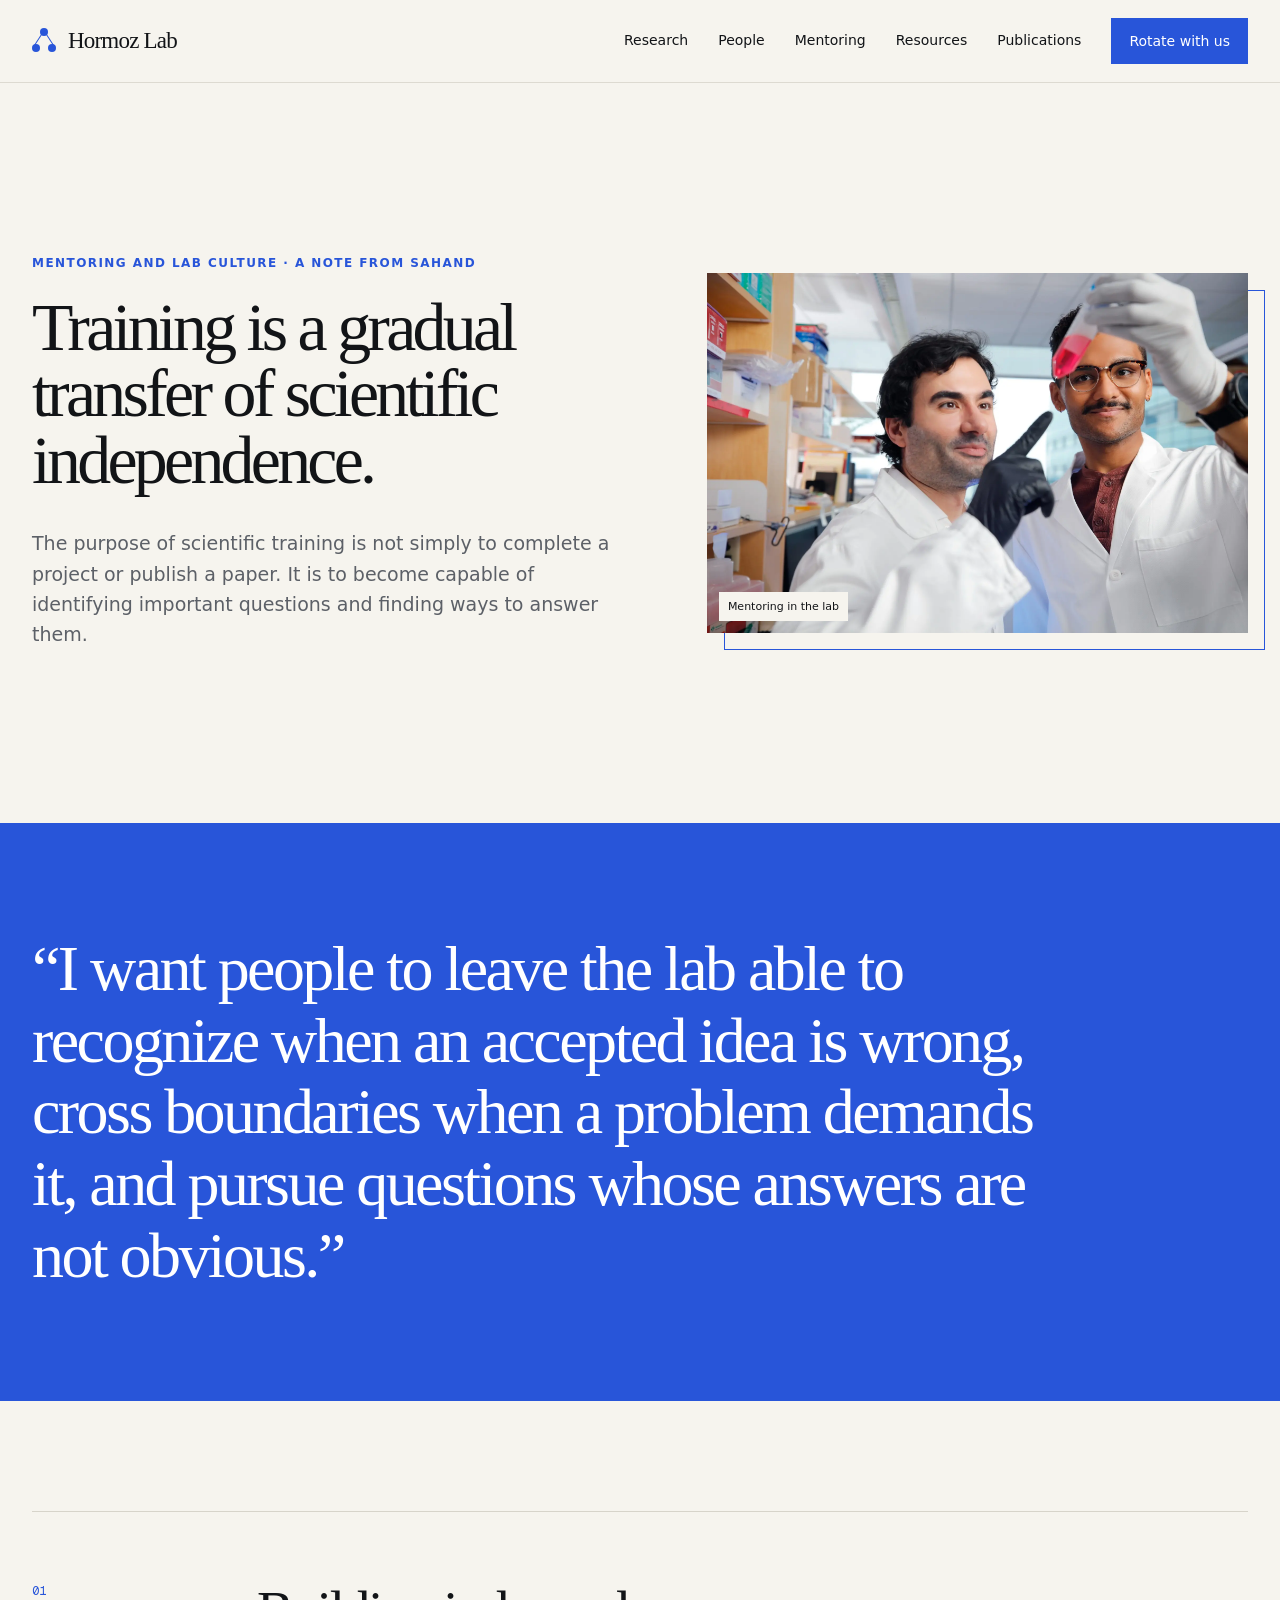
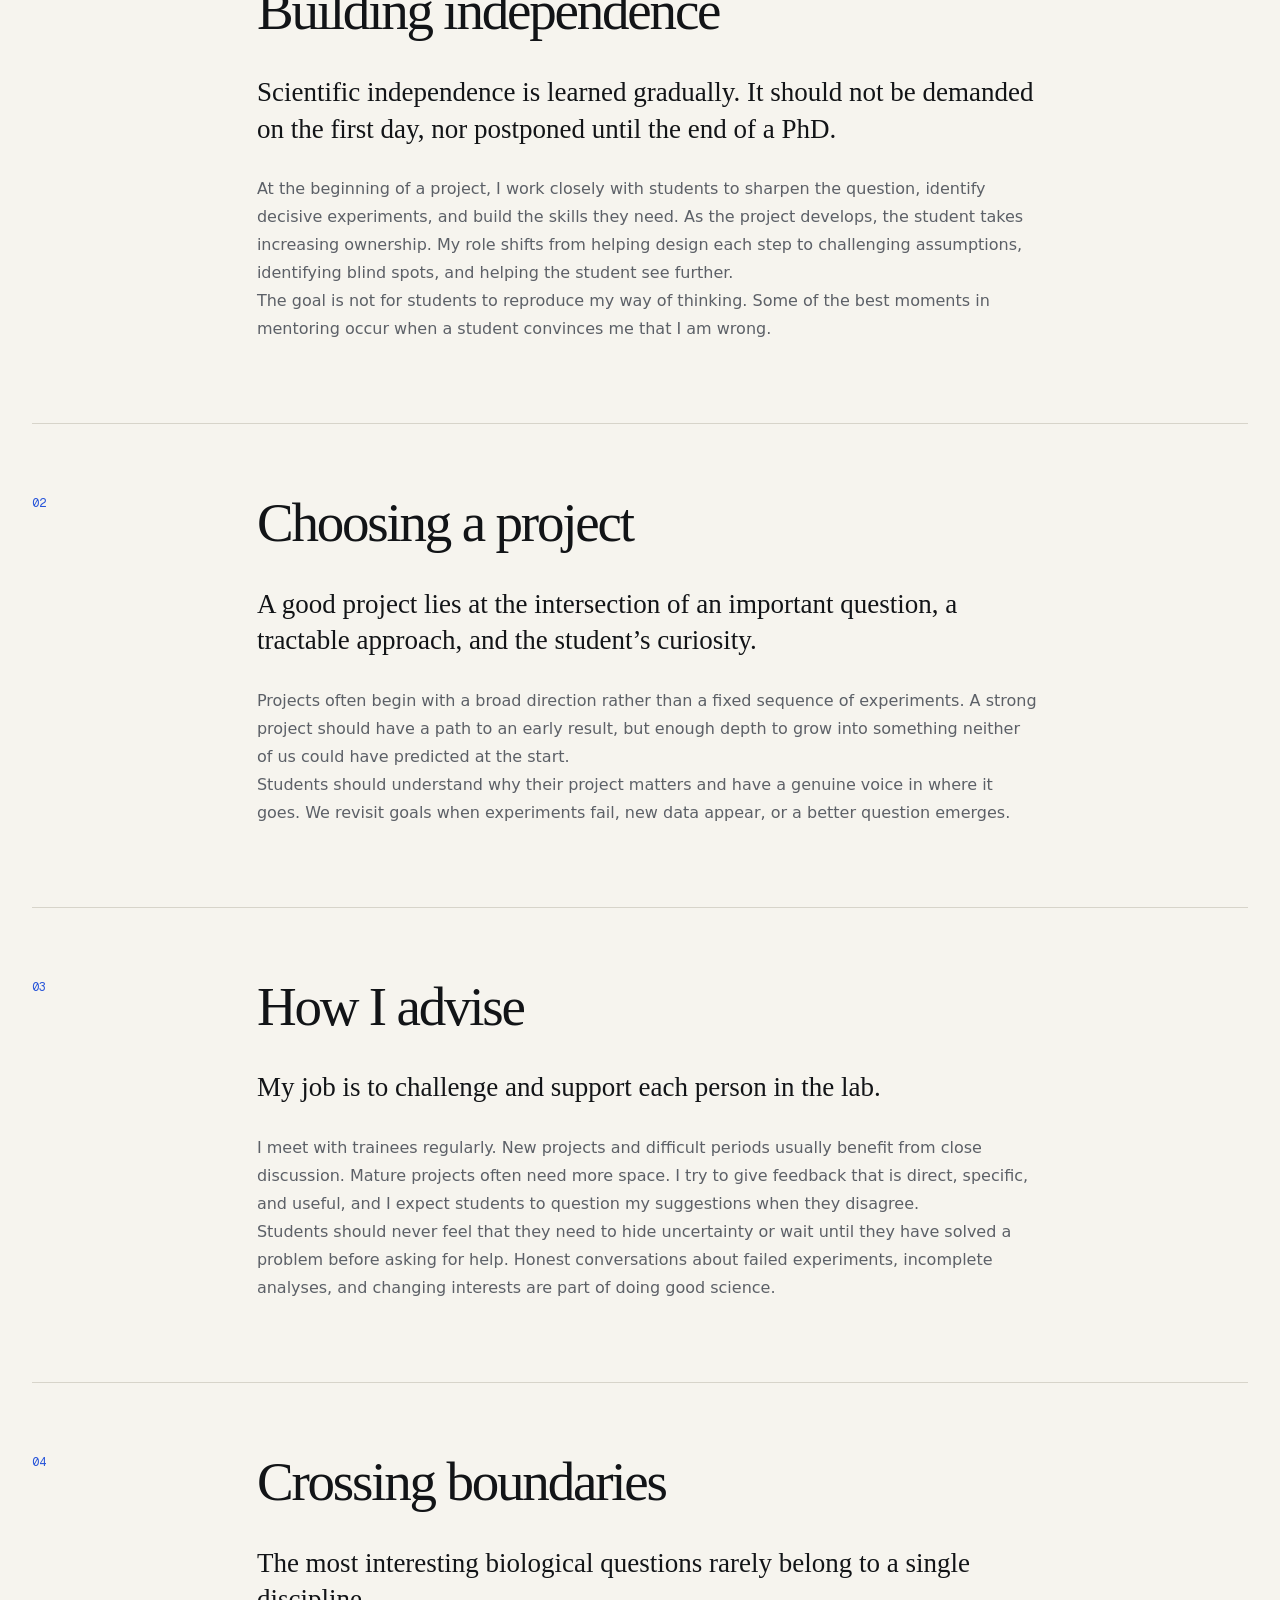
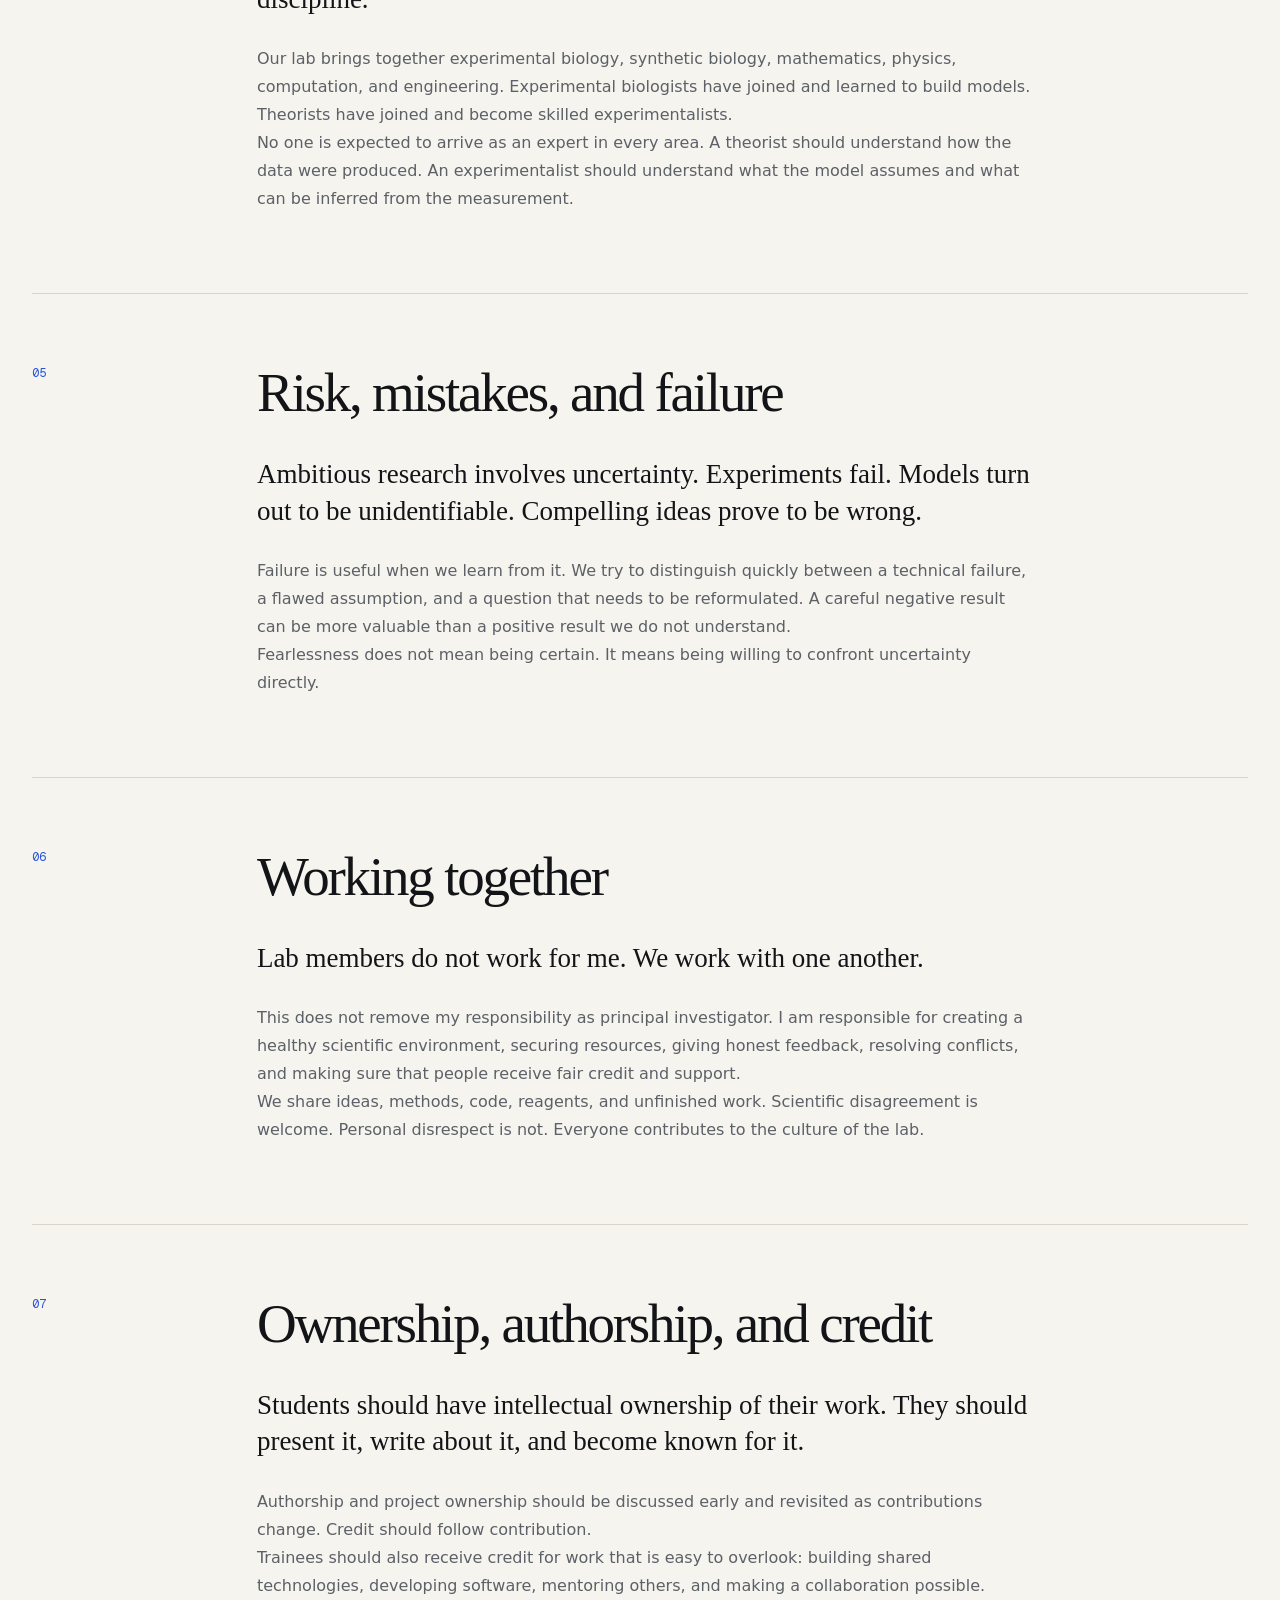
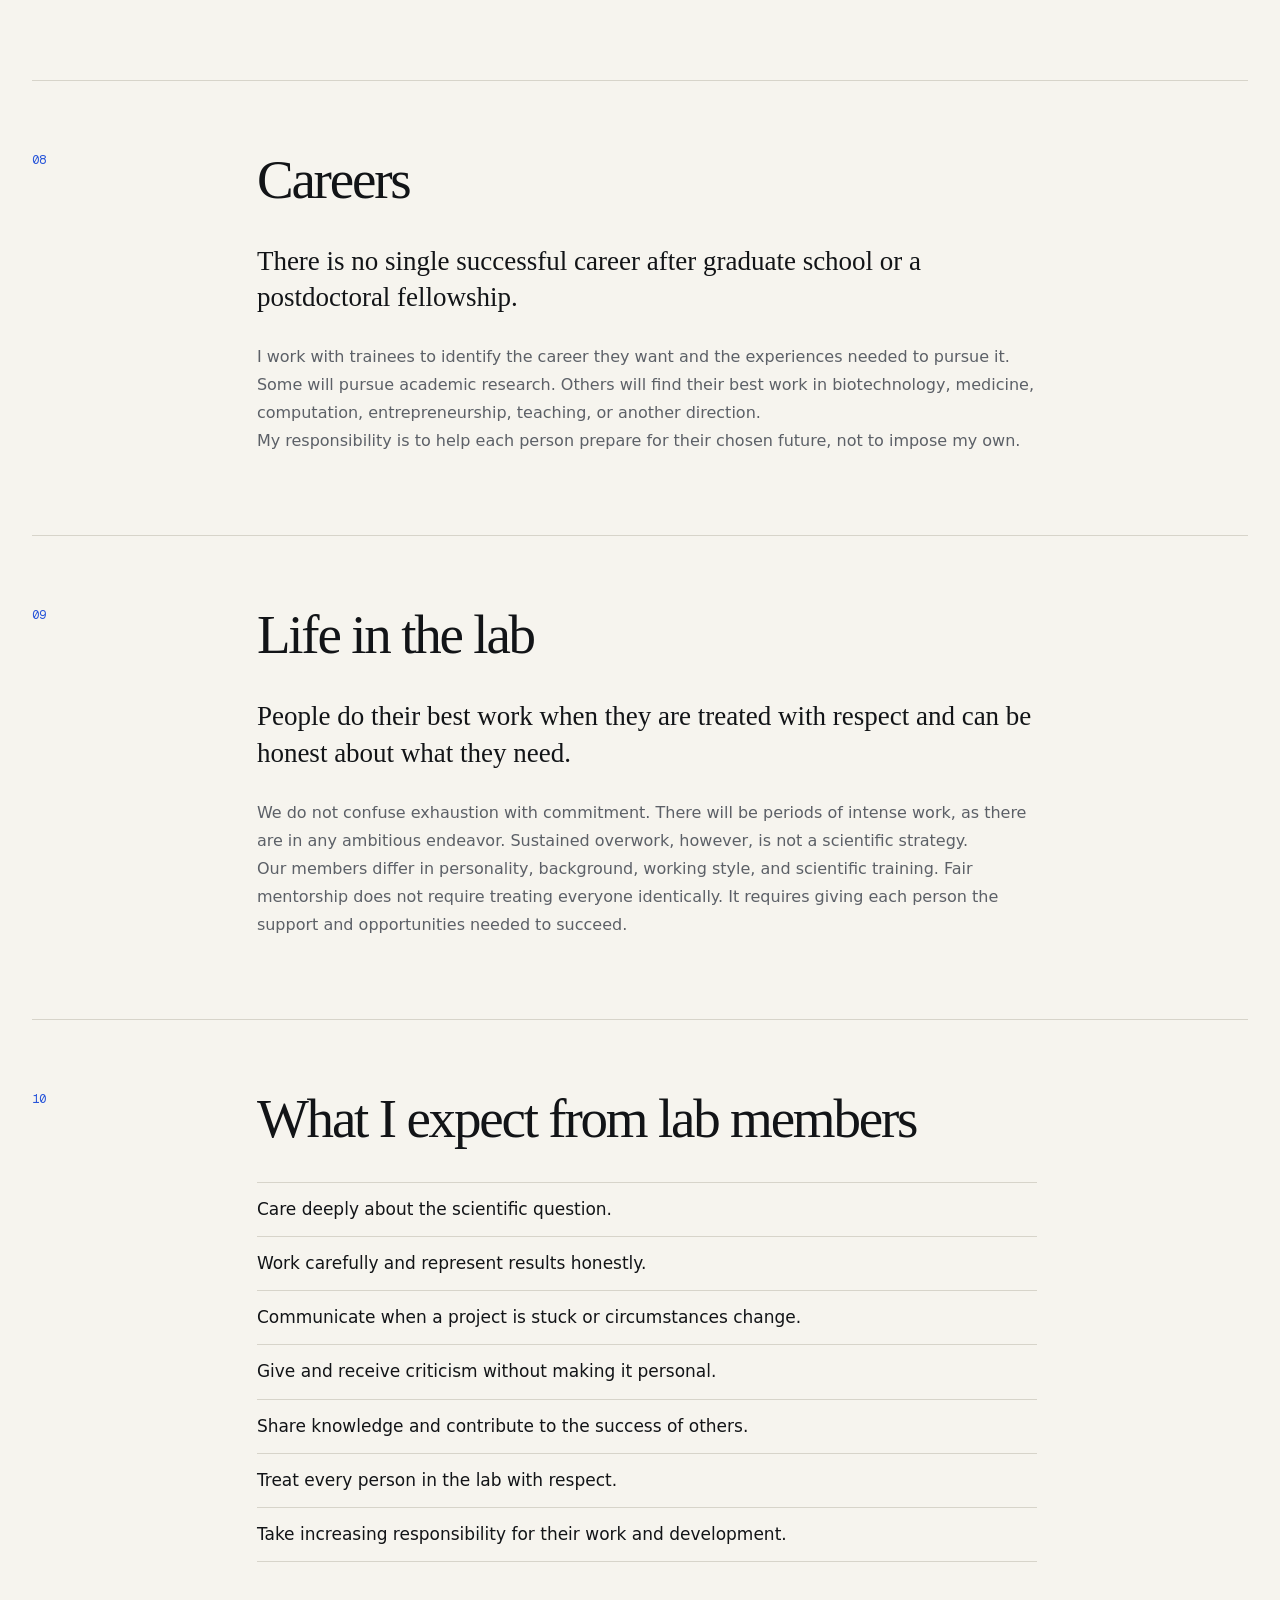
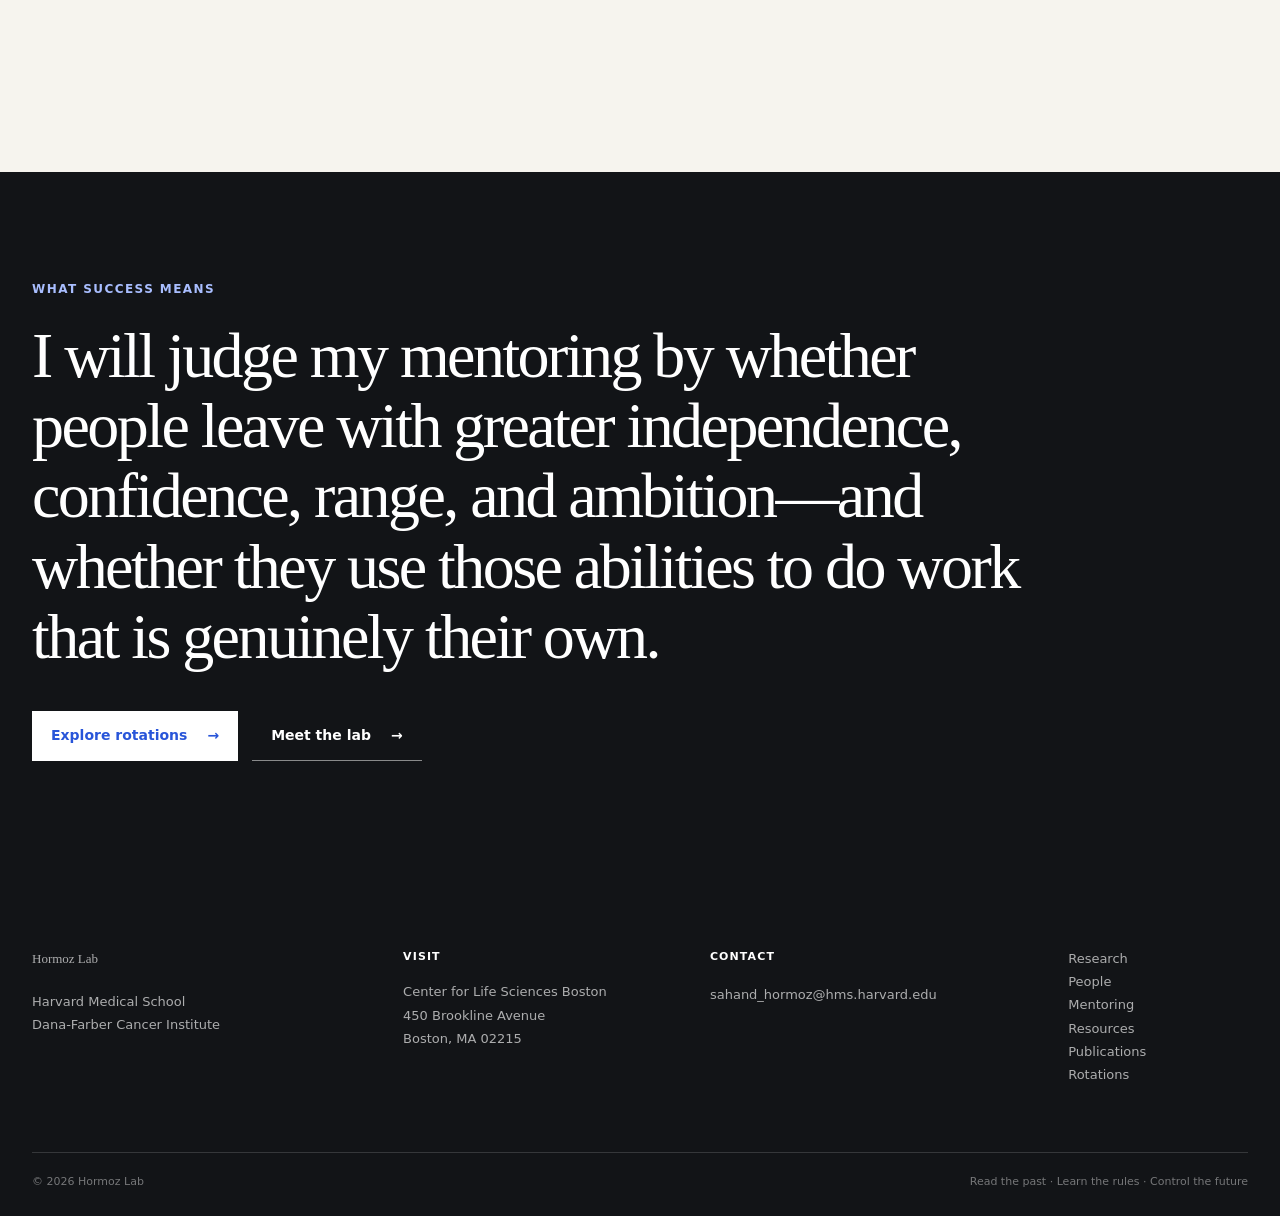
<file: mentoring/index.html>
<!DOCTYPE html><html lang="en"><head><meta charSet="utf-8"/><meta name="viewport" content="width=device-width, initial-scale=1"/><link rel="preload" href="/media/sahand-mentoring-with-lab-member.webp" as="image"/><link rel="stylesheet" href="/assets/index-CWhATb8L.css"/><title>Mentoring &amp; Lab Culture · Hormoz Lab</title><meta name="description" content="Read the Hormoz Lab&#x27;s approach to mentorship, scientific independence, collaboration, rigor, inclusion, and graduate training."/><meta name="application-name" content="Hormoz Lab"/><meta name="keywords" content="Hormoz Lab,Sahand Hormoz,Harvard systems biology,Dana-Farber Cancer Institute,cell lineage tracing,synthetic biology,single-cell genomics,developmental biology,computational biology,quantitative biology,biological history,graduate research rotations"/><meta name="author" content="Hormoz Lab"/><link rel="author" href="https://hormoz.dfci.harvard.edu"/><meta name="creator" content="Hormoz Lab"/><meta name="publisher" content="Hormoz Lab"/><meta name="robots" content="noindex, follow"/><meta name="googlebot" content="noindex, follow, max-image-preview:large, max-snippet:-1, max-video-preview:-1"/><meta property="og:title" content="Mentoring &amp; Lab Culture · Hormoz Lab"/><meta property="og:description" content="Read the Hormoz Lab&#x27;s approach to mentorship, scientific independence, collaboration, rigor, inclusion, and graduate training."/><meta property="og:url" content="https://hormoz.dfci.harvard.edu/mentoring"/><meta property="og:site_name" content="Hormoz Lab"/><meta property="og:type" content="website"/><meta property="og:locale" content="en_US"/><meta property="og:image" content="https://hormoz-lab.github.io/media/sahand-hormoz-in-lab.webp"/><meta property="og:image:width" content="2048"/><meta property="og:image:height" content="1365"/><meta property="og:image:alt" content="Sahand Hormoz in the laboratory at Dana-Farber Cancer Institute"/><meta name="twitter:card" content="summary_large_image"/><meta name="twitter:title" content="Mentoring &amp; Lab Culture · Hormoz Lab"/><meta name="twitter:description" content="Read the Hormoz Lab&#x27;s approach to mentorship, scientific independence, collaboration, rigor, inclusion, and graduate training."/><meta name="twitter:image" content="https://hormoz-lab.github.io/media/sahand-hormoz-in-lab.webp"/><link rel="shortcut icon" href="/favicon.svg"/><link rel="icon" href="/favicon.svg"/><link rel="canonical" href="https://hormoz.dfci.harvard.edu/mentoring"/><script type="application/ld+json">{"@context":"https://schema.org","@type":"ResearchOrganization","name":"Hormoz Lab","url":"https://hormoz.dfci.harvard.edu","description":"A quantitative systems biology laboratory led by Sahand Hormoz at Harvard Medical School and Dana-Farber Cancer Institute.","founder":{"@type":"Person","name":"Sahand Hormoz","jobTitle":"Associate Professor of Systems Biology","affiliation":[{"@type":"Organization","name":"Harvard Medical School"},{"@type":"Organization","name":"Dana-Farber Cancer Institute"}]},"parentOrganization":[{"@type":"Organization","name":"Harvard Medical School","url":"https://hms.harvard.edu/"},{"@type":"Organization","name":"Dana-Farber Cancer Institute","url":"https://www.dana-farber.org/"}],"sameAs":["https://github.com/hormoz-lab"]}</script>
<link rel="preload" href="/assets/_vinext_fonts/geist-8ac0455e797f/geist-ff2310f5.woff2" as="font" type="font/woff2" crossorigin />
<link rel="preload" href="/assets/_vinext_fonts/geist-8ac0455e797f/geist-875ccdd4.woff2" as="font" type="font/woff2" crossorigin />
<link rel="preload" href="/assets/_vinext_fonts/geist-8ac0455e797f/geist-52306abf.woff2" as="font" type="font/woff2" crossorigin />
<link rel="preload" href="/assets/_vinext_fonts/geist-8ac0455e797f/geist-001175b1.woff2" as="font" type="font/woff2" crossorigin />
<link rel="preload" href="/assets/_vinext_fonts/geist-8ac0455e797f/geist-98bbbccb.woff2" as="font" type="font/woff2" crossorigin />
<link rel="preload" href="/assets/_vinext_fonts/geist-mono-00e989178794/geist-mono-f6b33328.woff2" as="font" type="font/woff2" crossorigin />
<link rel="preload" href="/assets/_vinext_fonts/geist-mono-00e989178794/geist-mono-44e03052.woff2" as="font" type="font/woff2" crossorigin />
<link rel="preload" href="/assets/_vinext_fonts/geist-mono-00e989178794/geist-mono-0638449e.woff2" as="font" type="font/woff2" crossorigin />
<link rel="preload" href="/assets/_vinext_fonts/geist-mono-00e989178794/geist-mono-971fb274.woff2" as="font" type="font/woff2" crossorigin />
<link rel="preload" href="/assets/_vinext_fonts/geist-mono-00e989178794/geist-mono-44745446.woff2" as="font" type="font/woff2" crossorigin />
<link rel="preload" href="/assets/_vinext_fonts/geist-mono-00e989178794/geist-mono-013b2f2f.woff2" as="font" type="font/woff2" crossorigin />
<style data-vinext-fonts>/* cyrillic-ext */
@font-face {
  font-family: 'Geist';
  font-style: normal;
  font-weight: 100 900;
  font-display: swap;
  src: url(/assets/_vinext_fonts/geist-8ac0455e797f/geist-ff2310f5.woff2) format('woff2');
  unicode-range: U+0460-052F, U+1C80-1C8A, U+20B4, U+2DE0-2DFF, U+A640-A69F, U+FE2E-FE2F;
}
/* cyrillic */
@font-face {
  font-family: 'Geist';
  font-style: normal;
  font-weight: 100 900;
  font-display: swap;
  src: url(/assets/_vinext_fonts/geist-8ac0455e797f/geist-875ccdd4.woff2) format('woff2');
  unicode-range: U+0301, U+0400-045F, U+0490-0491, U+04B0-04B1, U+2116;
}
/* vietnamese */
@font-face {
  font-family: 'Geist';
  font-style: normal;
  font-weight: 100 900;
  font-display: swap;
  src: url(/assets/_vinext_fonts/geist-8ac0455e797f/geist-52306abf.woff2) format('woff2');
  unicode-range: U+0102-0103, U+0110-0111, U+0128-0129, U+0168-0169, U+01A0-01A1, U+01AF-01B0, U+0300-0301, U+0303-0304, U+0308-0309, U+0323, U+0329, U+1EA0-1EF9, U+20AB;
}
/* latin-ext */
@font-face {
  font-family: 'Geist';
  font-style: normal;
  font-weight: 100 900;
  font-display: swap;
  src: url(/assets/_vinext_fonts/geist-8ac0455e797f/geist-001175b1.woff2) format('woff2');
  unicode-range: U+0100-02BA, U+02BD-02C5, U+02C7-02CC, U+02CE-02D7, U+02DD-02FF, U+0304, U+0308, U+0329, U+1D00-1DBF, U+1E00-1E9F, U+1EF2-1EFF, U+2020, U+20A0-20AB, U+20AD-20C0, U+2113, U+2C60-2C7F, U+A720-A7FF;
}
/* latin */
@font-face {
  font-family: 'Geist';
  font-style: normal;
  font-weight: 100 900;
  font-display: swap;
  src: url(/assets/_vinext_fonts/geist-8ac0455e797f/geist-98bbbccb.woff2) format('woff2');
  unicode-range: U+0000-00FF, U+0131, U+0152-0153, U+02BB-02BC, U+02C6, U+02DA, U+02DC, U+0304, U+0308, U+0329, U+2000-206F, U+20AC, U+2122, U+2191, U+2193, U+2212, U+2215, U+FEFF, U+FFFD;
}

.__font_geist_0v84xvc { font-family: 'Geist', sans-serif; }

.__variable_geist_0v84xvc { --font-geist-sans: 'Geist', sans-serif; }

/* cyrillic-ext */
@font-face {
  font-family: 'Geist Mono';
  font-style: normal;
  font-weight: 100 900;
  font-display: swap;
  src: url(/assets/_vinext_fonts/geist-mono-00e989178794/geist-mono-f6b33328.woff2) format('woff2');
  unicode-range: U+0460-052F, U+1C80-1C8A, U+20B4, U+2DE0-2DFF, U+A640-A69F, U+FE2E-FE2F;
}
/* cyrillic */
@font-face {
  font-family: 'Geist Mono';
  font-style: normal;
  font-weight: 100 900;
  font-display: swap;
  src: url(/assets/_vinext_fonts/geist-mono-00e989178794/geist-mono-44e03052.woff2) format('woff2');
  unicode-range: U+0301, U+0400-045F, U+0490-0491, U+04B0-04B1, U+2116;
}
/* symbols2 */
@font-face {
  font-family: 'Geist Mono';
  font-style: normal;
  font-weight: 100 900;
  font-display: swap;
  src: url(/assets/_vinext_fonts/geist-mono-00e989178794/geist-mono-0638449e.woff2) format('woff2');
  unicode-range: U+2000-2001, U+2004-2008, U+200A, U+23B8-23BD, U+2500-259F;
}
/* vietnamese */
@font-face {
  font-family: 'Geist Mono';
  font-style: normal;
  font-weight: 100 900;
  font-display: swap;
  src: url(/assets/_vinext_fonts/geist-mono-00e989178794/geist-mono-971fb274.woff2) format('woff2');
  unicode-range: U+0102-0103, U+0110-0111, U+0128-0129, U+0168-0169, U+01A0-01A1, U+01AF-01B0, U+0300-0301, U+0303-0304, U+0308-0309, U+0323, U+0329, U+1EA0-1EF9, U+20AB;
}
/* latin-ext */
@font-face {
  font-family: 'Geist Mono';
  font-style: normal;
  font-weight: 100 900;
  font-display: swap;
  src: url(/assets/_vinext_fonts/geist-mono-00e989178794/geist-mono-44745446.woff2) format('woff2');
  unicode-range: U+0100-02BA, U+02BD-02C5, U+02C7-02CC, U+02CE-02D7, U+02DD-02FF, U+0304, U+0308, U+0329, U+1D00-1DBF, U+1E00-1E9F, U+1EF2-1EFF, U+2020, U+20A0-20AB, U+20AD-20C0, U+2113, U+2C60-2C7F, U+A720-A7FF;
}
/* latin */
@font-face {
  font-family: 'Geist Mono';
  font-style: normal;
  font-weight: 100 900;
  font-display: swap;
  src: url(/assets/_vinext_fonts/geist-mono-00e989178794/geist-mono-013b2f2f.woff2) format('woff2');
  unicode-range: U+0000-00FF, U+0131, U+0152-0153, U+02BB-02BC, U+02C6, U+02DA, U+02DC, U+0304, U+0308, U+0329, U+2000-206F, U+20AC, U+2122, U+2191, U+2193, U+2212, U+2215, U+FEFF, U+FFFD;
}

.__font_geist_mono_03ghzxh { font-family: 'Geist Mono', sans-serif; }

.__variable_geist_mono_03ghzxh { --font-geist-mono: 'Geist Mono', sans-serif; }
</style>
</head><body class="__variable_geist_0v84xvc __variable_geist_mono_03ghzxh"><header class="site-header"><div class="shell header-inner"><a href="/" class="wordmark" aria-label="Hormoz Lab home"><span class="wordmark-mark" aria-hidden="true"><i></i><i></i><i></i></span><span>Hormoz Lab</span></a><nav class="desktop-nav" aria-label="Primary navigation"><a href="/research">Research</a><a href="/people">People</a><a href="/mentoring">Mentoring</a><a href="/resources">Resources</a><a href="/publications">Publications</a><a class="nav-cta" href="/rotations">Rotate with us</a></nav><details class="mobile-nav"><summary>Menu</summary><nav aria-label="Mobile navigation"><a href="/research">Research</a><a href="/people">People</a><a href="/mentoring">Mentoring</a><a href="/resources">Resources</a><a href="/publications">Publications</a><a href="/rotations">Rotate with us</a></nav></details></div></header><main><section class="mentoring-hero shell"><div><p class="eyebrow">Mentoring and lab culture · A note from Sahand</p><h1>Training is a gradual transfer of scientific independence.</h1><p>The purpose of scientific training is not simply to complete a project or publish a paper. It is to become capable of identifying important questions and finding ways to answer them.</p></div><div class="mentoring-portrait mentoring-portrait-landscape"><img src="/media/sahand-mentoring-with-lab-member.webp" alt="Sahand Hormoz and a lab member examining a cell culture flask"/><span>Mentoring in the lab</span></div></section><section class="mentoring-opening"><div class="shell"><blockquote>“I want people to leave the lab able to recognize when an accepted idea is wrong, cross boundaries when a problem demands it, and pursue questions whose answers are not obvious.”</blockquote></div></section><article class="mentoring-article shell"><section id="mentoring-1"><div class="mentoring-index">0<!-- -->1</div><div><h2>Building independence</h2><p class="mentoring-lead">Scientific independence is learned gradually. It should not be demanded on the first day, nor postponed until the end of a PhD.</p><p>At the beginning of a project, I work closely with students to sharpen the question, identify decisive experiments, and build the skills they need. As the project develops, the student takes increasing ownership. My role shifts from helping design each step to challenging assumptions, identifying blind spots, and helping the student see further.</p><p>The goal is not for students to reproduce my way of thinking. Some of the best moments in mentoring occur when a student convinces me that I am wrong.</p></div></section><section id="mentoring-2"><div class="mentoring-index">0<!-- -->2</div><div><h2>Choosing a project</h2><p class="mentoring-lead">A good project lies at the intersection of an important question, a tractable approach, and the student’s curiosity.</p><p>Projects often begin with a broad direction rather than a fixed sequence of experiments. A strong project should have a path to an early result, but enough depth to grow into something neither of us could have predicted at the start.</p><p>Students should understand why their project matters and have a genuine voice in where it goes. We revisit goals when experiments fail, new data appear, or a better question emerges.</p></div></section><section id="mentoring-3"><div class="mentoring-index">0<!-- -->3</div><div><h2>How I advise</h2><p class="mentoring-lead">My job is to challenge and support each person in the lab.</p><p>I meet with trainees regularly. New projects and difficult periods usually benefit from close discussion. Mature projects often need more space. I try to give feedback that is direct, specific, and useful, and I expect students to question my suggestions when they disagree.</p><p>Students should never feel that they need to hide uncertainty or wait until they have solved a problem before asking for help. Honest conversations about failed experiments, incomplete analyses, and changing interests are part of doing good science.</p></div></section><section id="mentoring-4"><div class="mentoring-index">0<!-- -->4</div><div><h2>Crossing boundaries</h2><p class="mentoring-lead">The most interesting biological questions rarely belong to a single discipline.</p><p>Our lab brings together experimental biology, synthetic biology, mathematics, physics, computation, and engineering. Experimental biologists have joined and learned to build models. Theorists have joined and become skilled experimentalists.</p><p>No one is expected to arrive as an expert in every area. A theorist should understand how the data were produced. An experimentalist should understand what the model assumes and what can be inferred from the measurement.</p></div></section><section id="mentoring-5"><div class="mentoring-index">0<!-- -->5</div><div><h2>Risk, mistakes, and failure</h2><p class="mentoring-lead">Ambitious research involves uncertainty. Experiments fail. Models turn out to be unidentifiable. Compelling ideas prove to be wrong.</p><p>Failure is useful when we learn from it. We try to distinguish quickly between a technical failure, a flawed assumption, and a question that needs to be reformulated. A careful negative result can be more valuable than a positive result we do not understand.</p><p>Fearlessness does not mean being certain. It means being willing to confront uncertainty directly.</p></div></section><section id="mentoring-6"><div class="mentoring-index">0<!-- -->6</div><div><h2>Working together</h2><p class="mentoring-lead">Lab members do not work for me. We work with one another.</p><p>This does not remove my responsibility as principal investigator. I am responsible for creating a healthy scientific environment, securing resources, giving honest feedback, resolving conflicts, and making sure that people receive fair credit and support.</p><p>We share ideas, methods, code, reagents, and unfinished work. Scientific disagreement is welcome. Personal disrespect is not. Everyone contributes to the culture of the lab.</p></div></section><section id="mentoring-7"><div class="mentoring-index">0<!-- -->7</div><div><h2>Ownership, authorship, and credit</h2><p class="mentoring-lead">Students should have intellectual ownership of their work. They should present it, write about it, and become known for it.</p><p>Authorship and project ownership should be discussed early and revisited as contributions change. Credit should follow contribution.</p><p>Trainees should also receive credit for work that is easy to overlook: building shared technologies, developing software, mentoring others, and making a collaboration possible.</p></div></section><section id="mentoring-8"><div class="mentoring-index">0<!-- -->8</div><div><h2>Careers</h2><p class="mentoring-lead">There is no single successful career after graduate school or a postdoctoral fellowship.</p><p>I work with trainees to identify the career they want and the experiences needed to pursue it. Some will pursue academic research. Others will find their best work in biotechnology, medicine, computation, entrepreneurship, teaching, or another direction.</p><p>My responsibility is to help each person prepare for their chosen future, not to impose my own.</p></div></section><section id="mentoring-9"><div class="mentoring-index">0<!-- -->9</div><div><h2>Life in the lab</h2><p class="mentoring-lead">People do their best work when they are treated with respect and can be honest about what they need.</p><p>We do not confuse exhaustion with commitment. There will be periods of intense work, as there are in any ambitious endeavor. Sustained overwork, however, is not a scientific strategy.</p><p>Our members differ in personality, background, working style, and scientific training. Fair mentorship does not require treating everyone identically. It requires giving each person the support and opportunities needed to succeed.</p></div></section><section class="mentoring-expect"><div class="mentoring-index">10</div><div><h2>What I expect from lab members</h2><ul><li>Care deeply about the scientific question.</li><li>Work carefully and represent results honestly.</li><li>Communicate when a project is stuck or circumstances change.</li><li>Give and receive criticism without making it personal.</li><li>Share knowledge and contribute to the success of others.</li><li>Treat every person in the lab with respect.</li><li>Take increasing responsibility for their work and development.</li></ul></div></section></article><section class="mentoring-closing"><div class="shell"><p class="section-kicker light">What success means</p><h2>I will judge my mentoring by whether people leave with greater independence, confidence, range, and ambition—and whether they use those abilities to do work that is genuinely their own.</h2><div class="button-row"><a class="button button-light" href="/rotations">Explore rotations <span>→</span></a><a class="button mentoring-people-button" href="/people">Meet the lab <span>→</span></a></div></div></section></main><footer class="site-footer"><div class="shell footer-grid"><div><a href="/" class="footer-wordmark">Hormoz Lab</a><p>Harvard Medical School<br/>Dana-Farber Cancer Institute</p></div><div><p class="footer-label">Visit</p><p>Center for Life Sciences Boston<br/>450 Brookline Avenue<br/>Boston, MA 02215</p></div><div><p class="footer-label">Contact</p><a href="mailto:sahand_hormoz@hms.harvard.edu">sahand_hormoz@hms.harvard.edu</a></div><div class="footer-links"><a href="/research">Research</a><a href="/people">People</a><a href="/mentoring">Mentoring</a><a href="/resources">Resources</a><a href="/publications">Publications</a><a href="/rotations">Rotations</a></div></div><div class="shell footer-bottom"><span>© 2026 Hormoz Lab</span><span>Read the past · Learn the rules · Control the future</span></div></footer><script src="/assets/site.js" defer></script></body></html>
</file>
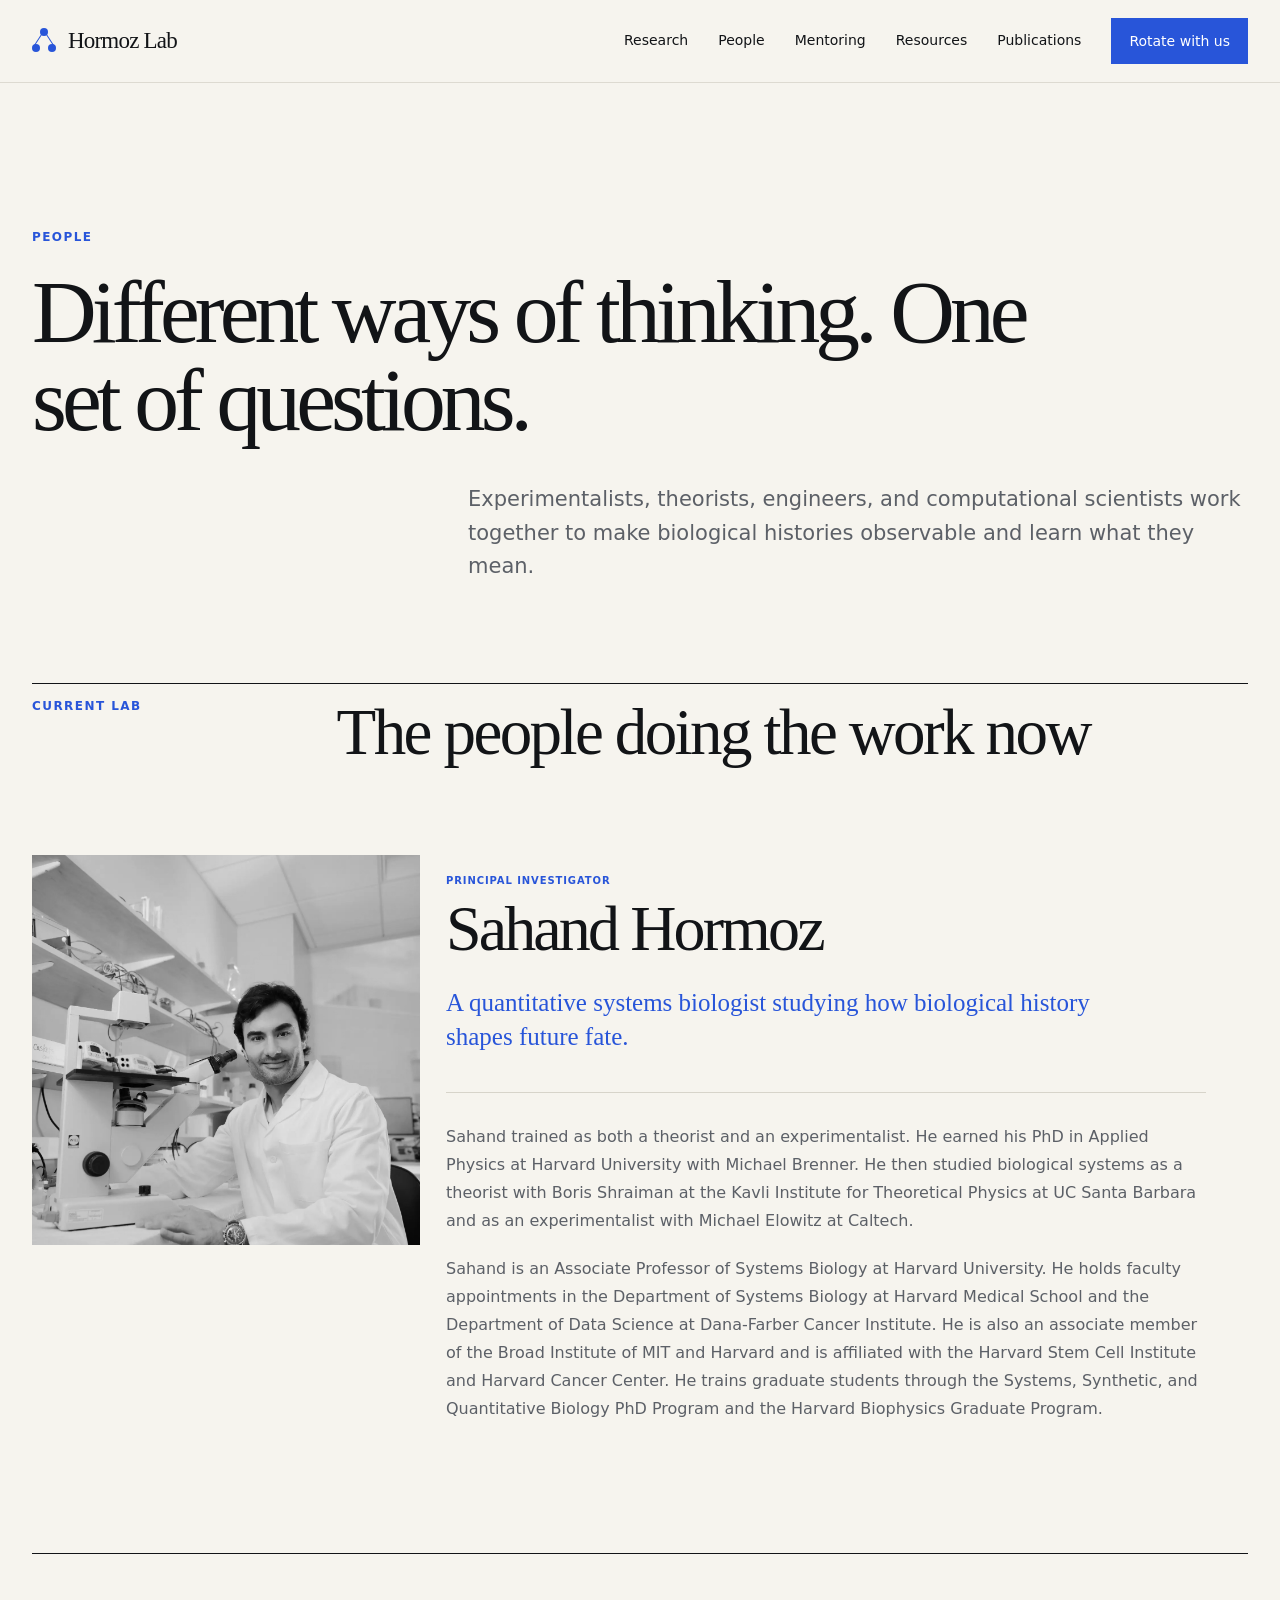
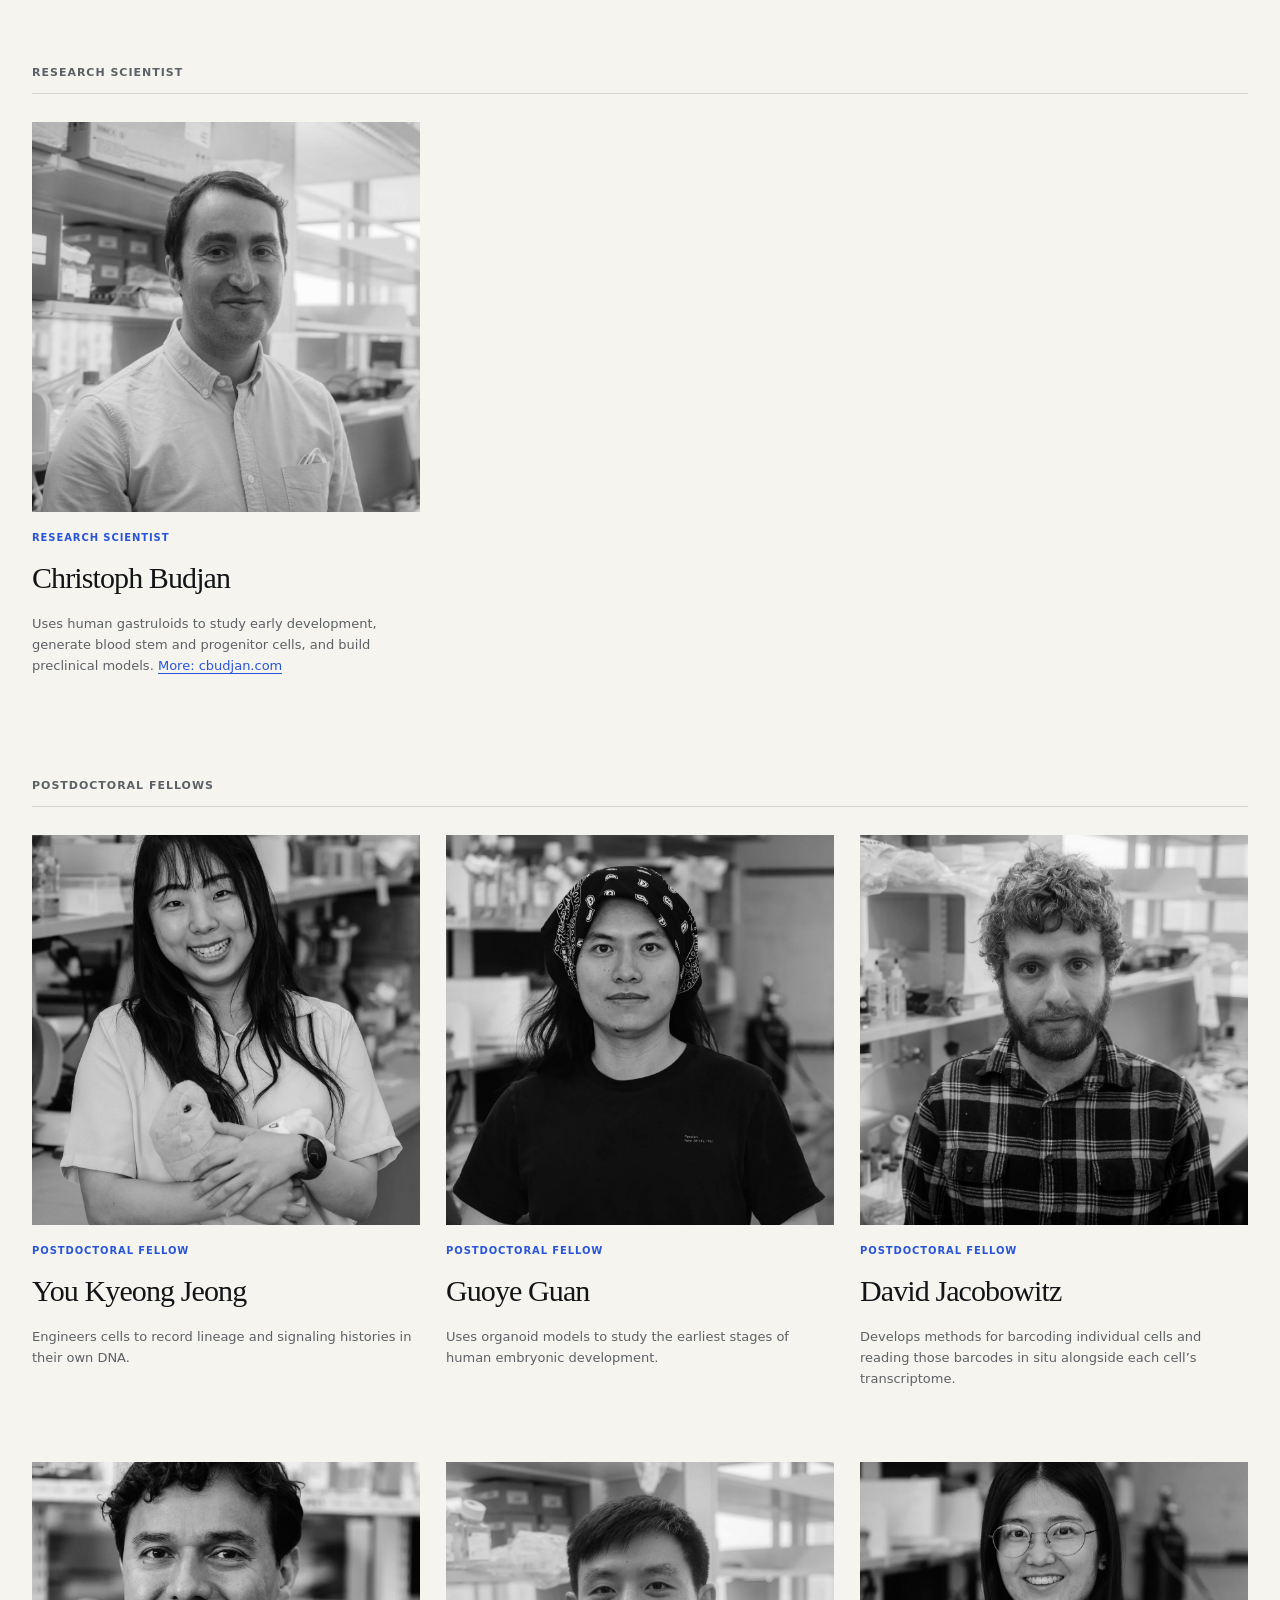
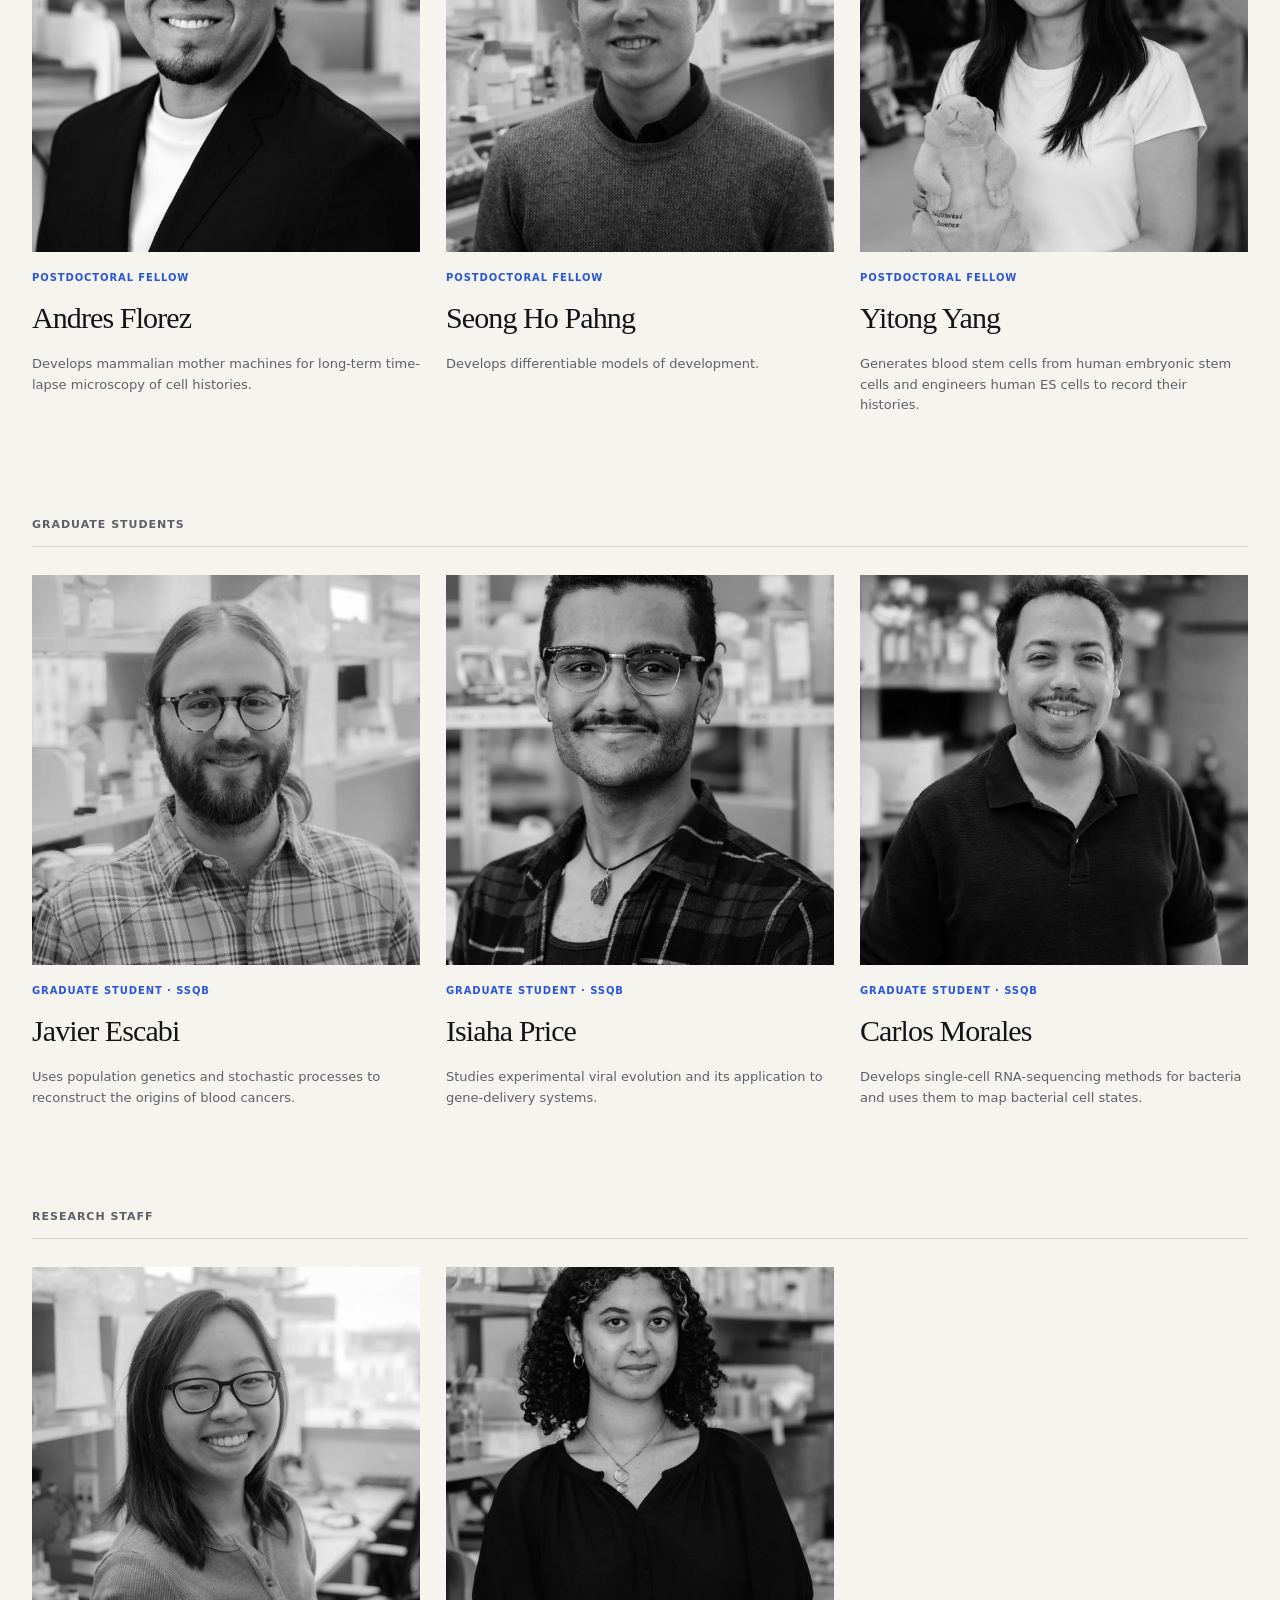
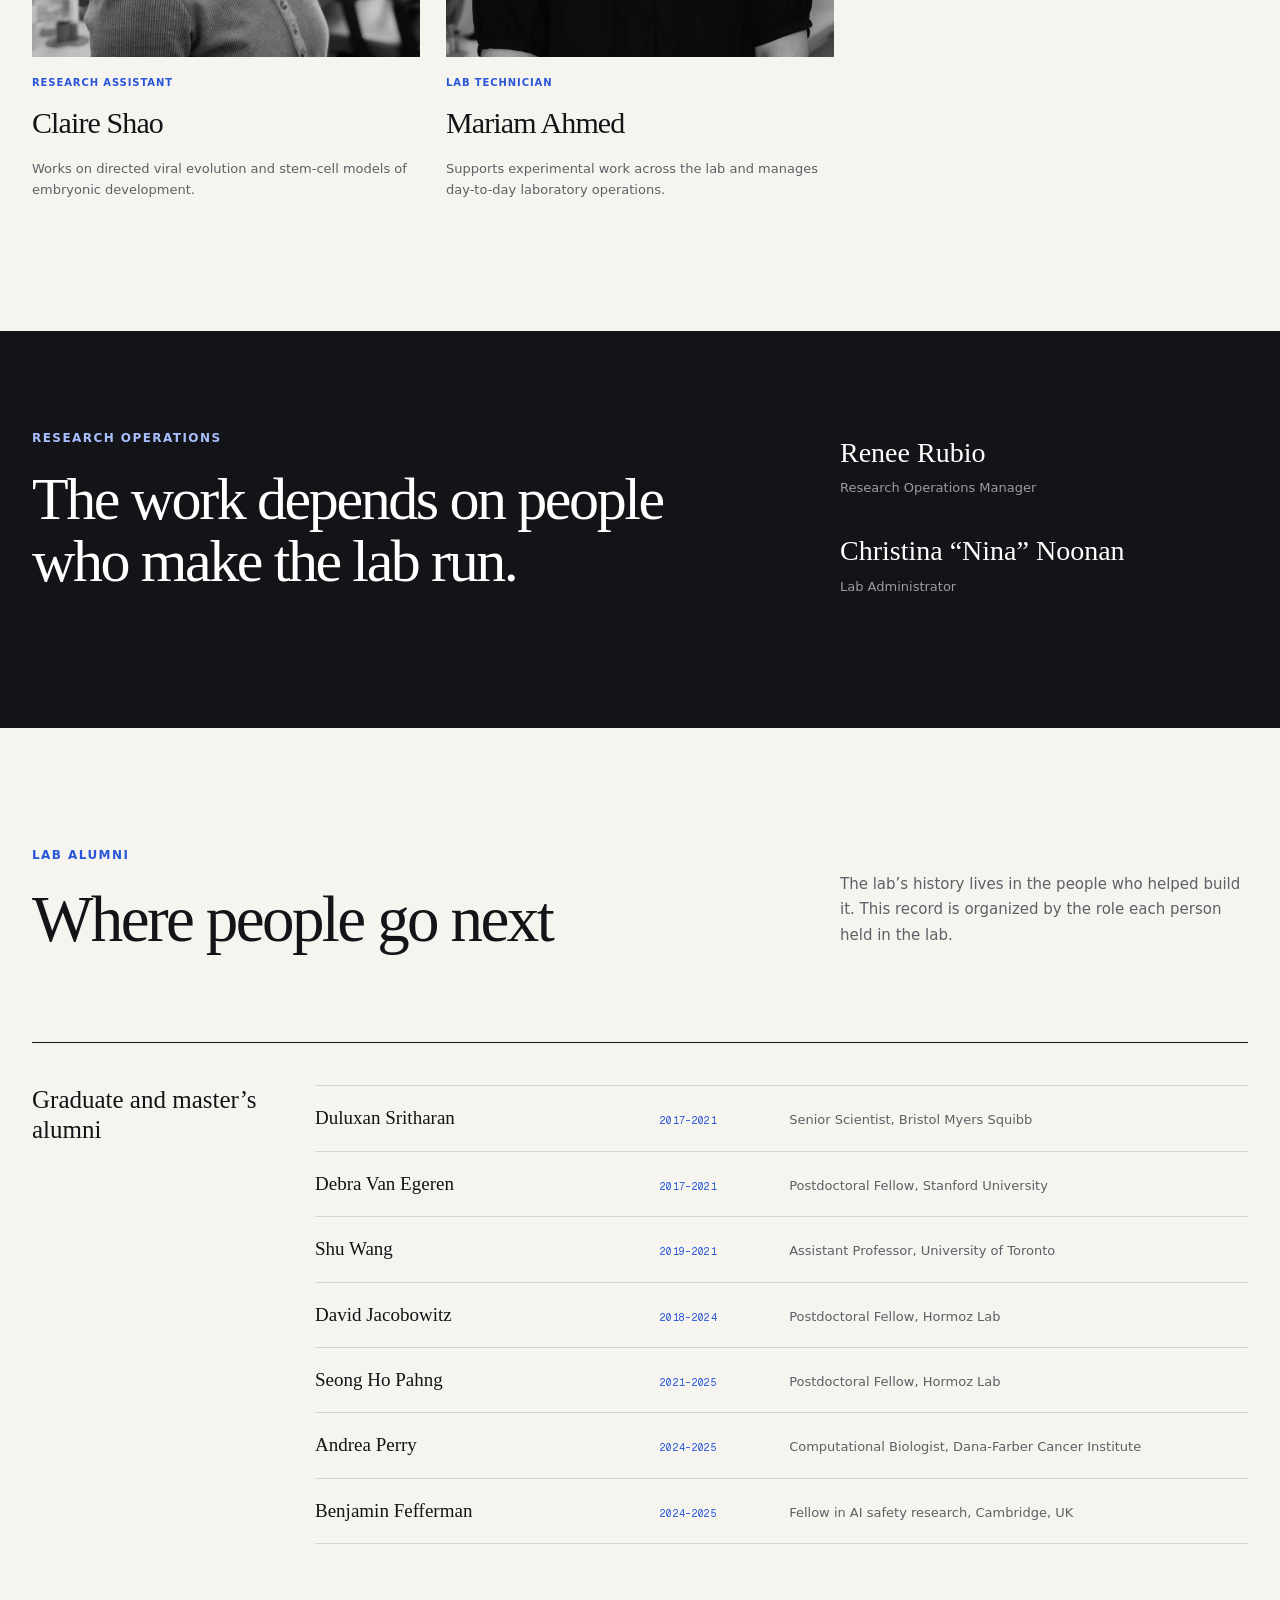
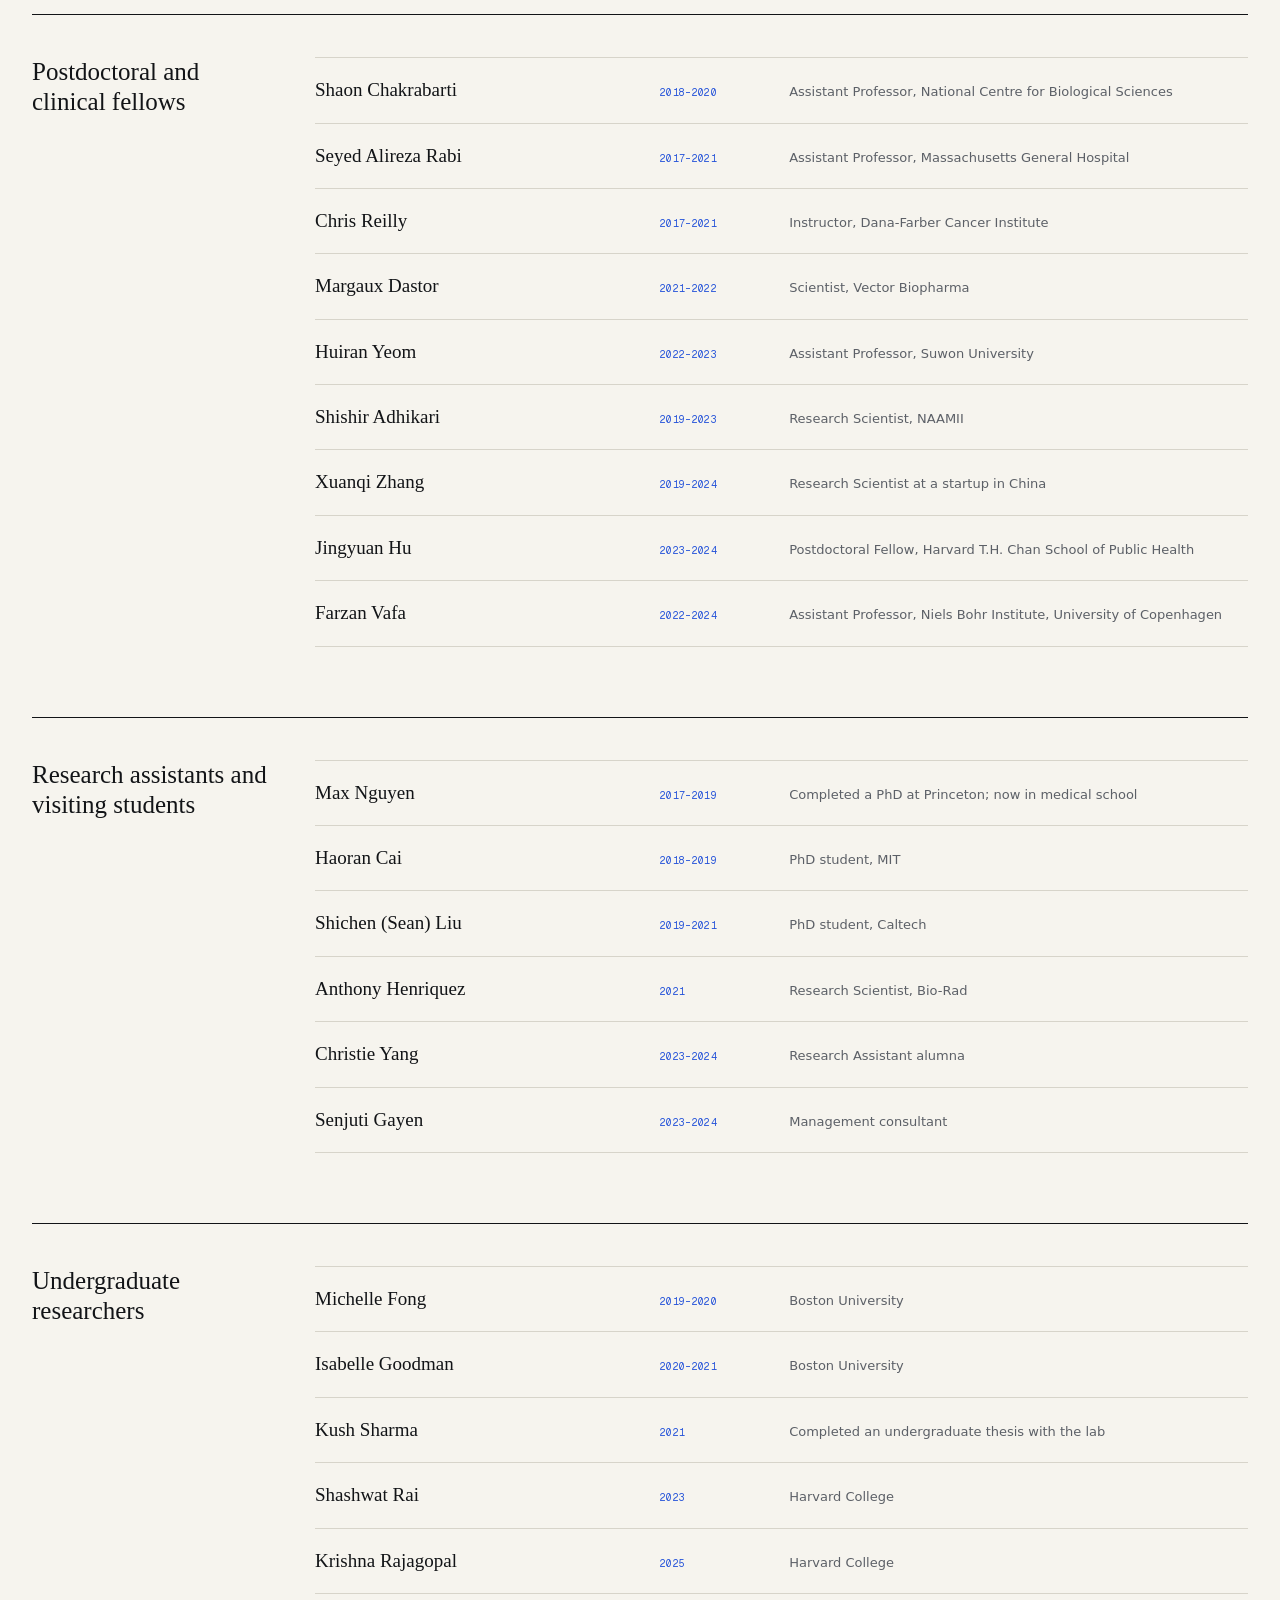
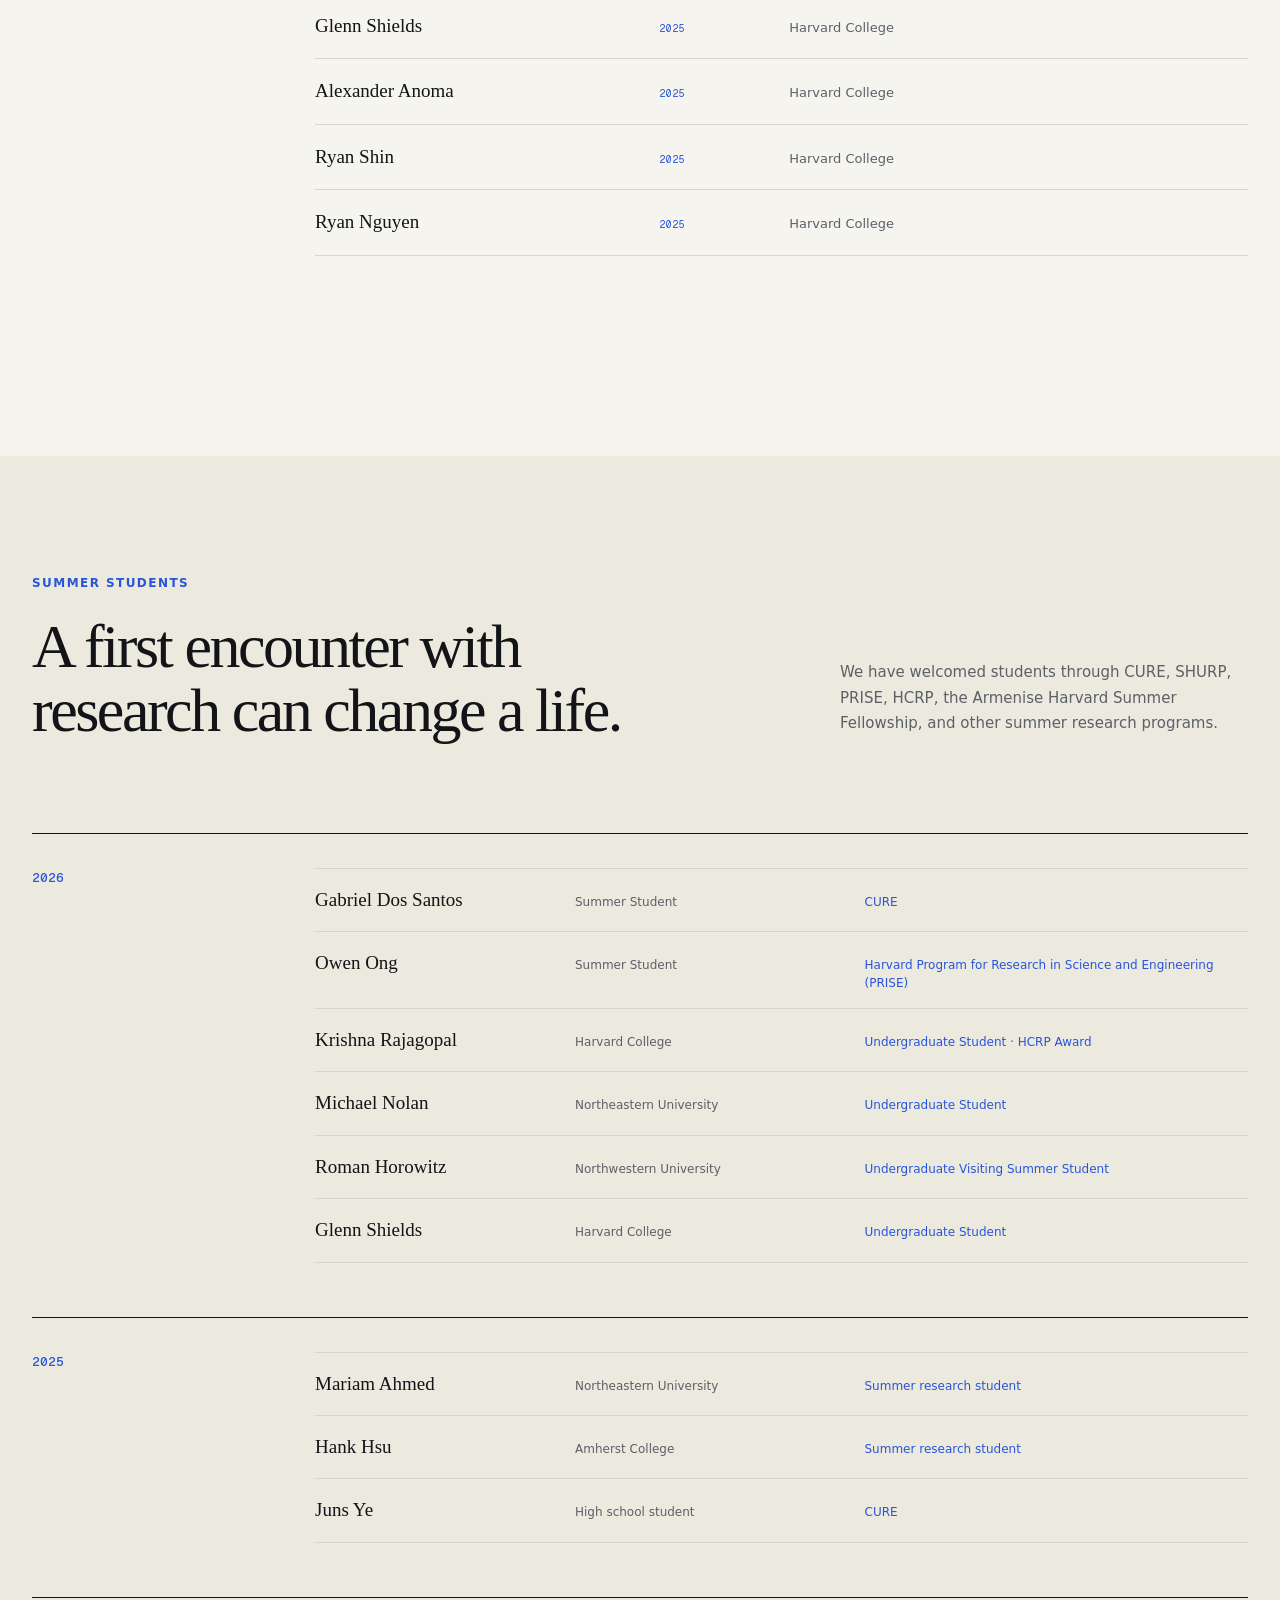
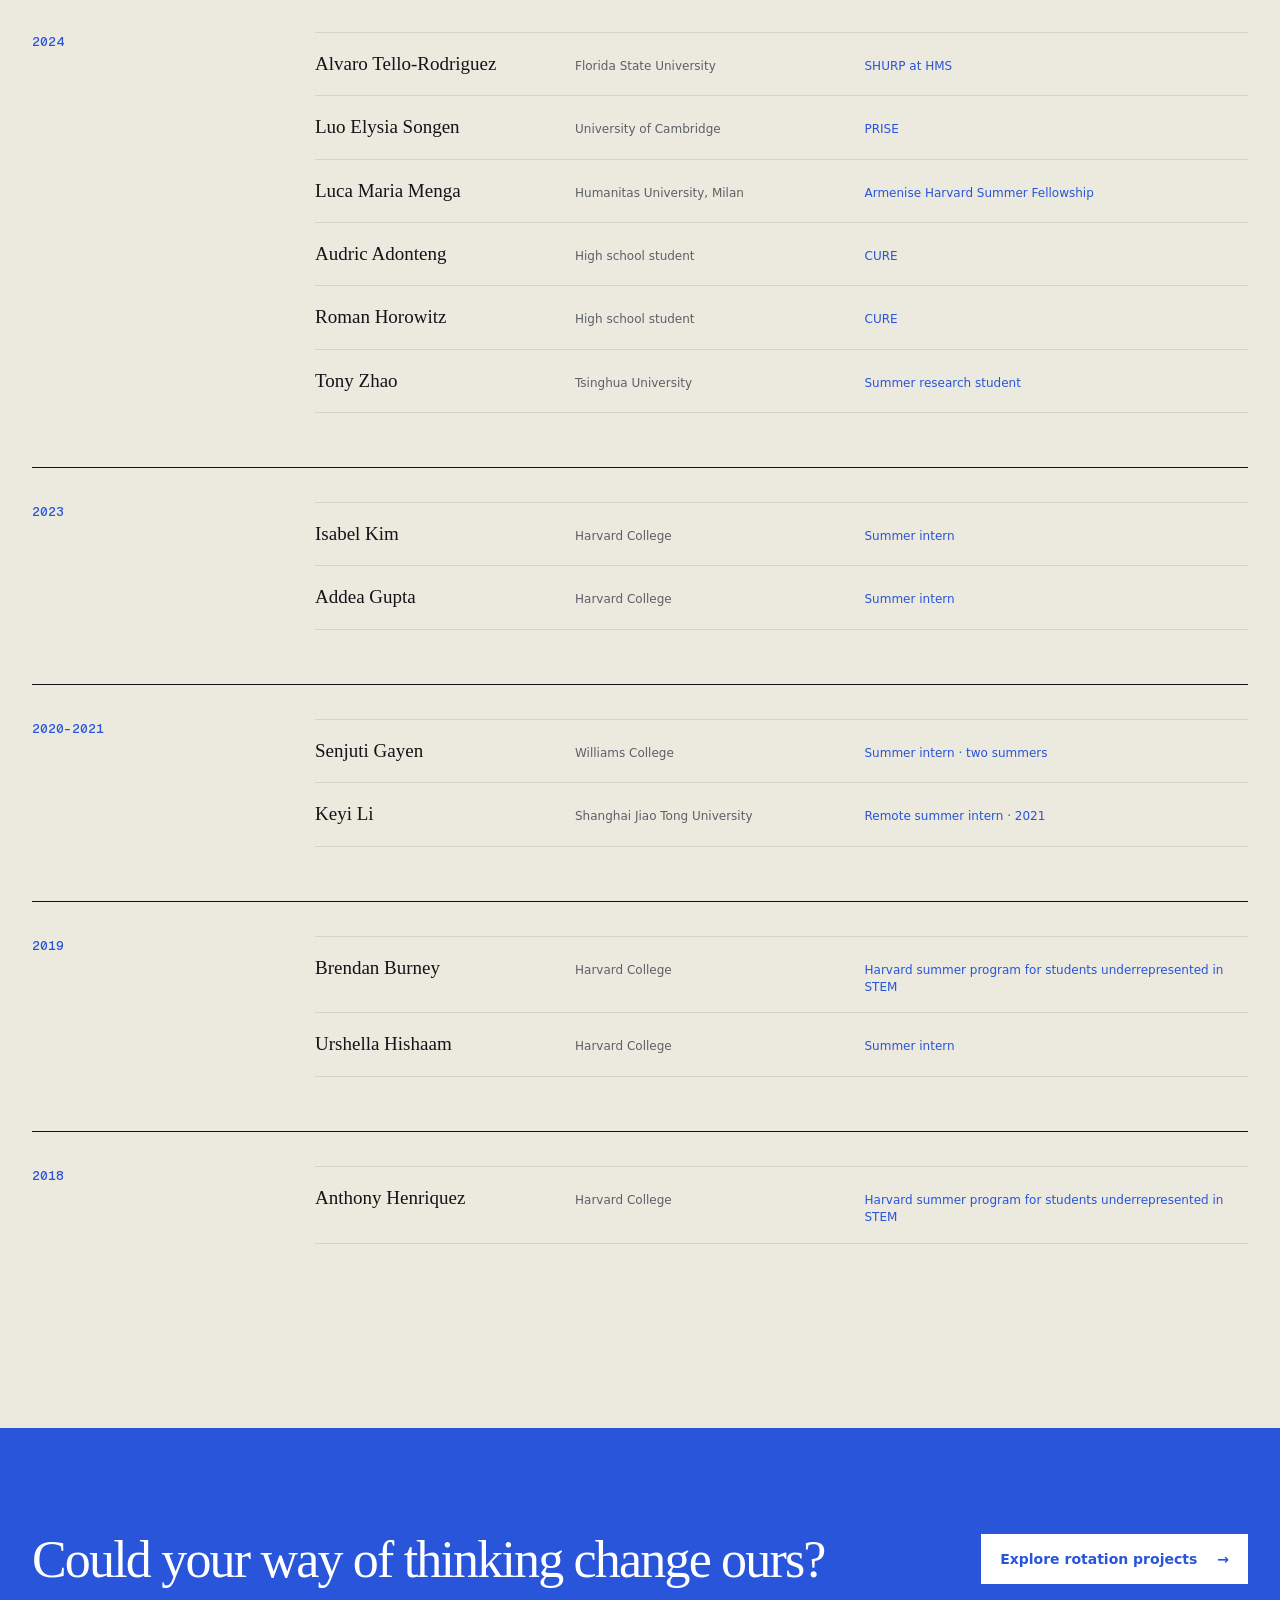
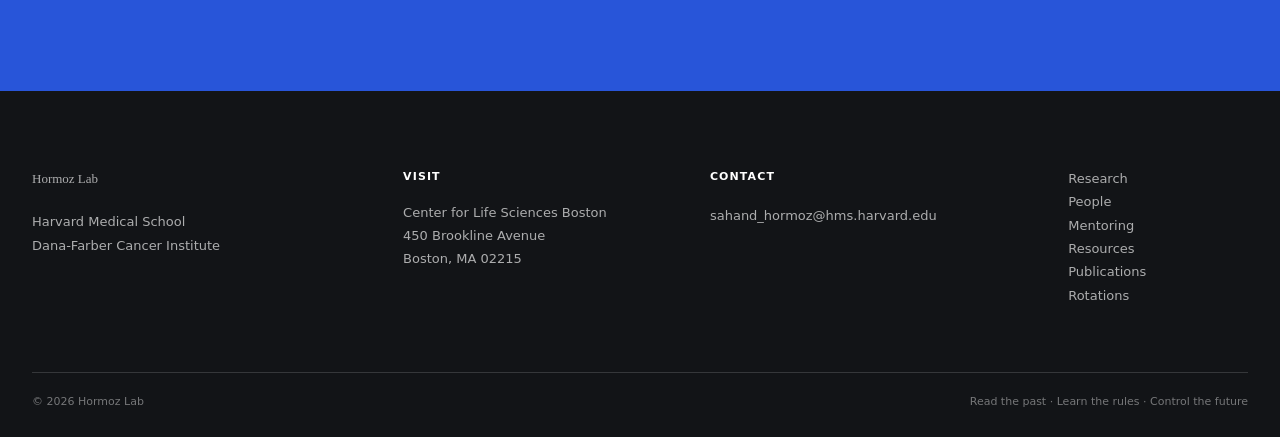
<file: our-team/index.html>
<!DOCTYPE html><html lang="en"><head><meta charSet="utf-8"/><meta name="viewport" content="width=device-width, initial-scale=1"/><link rel="preload" href="/media/sahand-hormoz-portrait-lab.webp" as="image"/><link rel="preload" href="/media/christoph-budjan.webp" as="image"/><link rel="preload" href="/media/you-kyeong-jeong.webp" as="image"/><link rel="preload" href="/media/guoye-guan.webp" as="image"/><link rel="preload" href="/media/david-jacobowitz.webp" as="image"/><link rel="preload" href="/media/andres-florez.webp" as="image"/><link rel="preload" href="/media/seong-ho-pahng.webp" as="image"/><link rel="preload" href="/media/yitong-yang.webp" as="image"/><link rel="preload" href="/media/javier-escabi.webp" as="image"/><link rel="preload" href="/media/isiaha-price.webp" as="image"/><link rel="stylesheet" href="/assets/index-CWhATb8L.css"/><link rel="preload" href="/media/carlos-morales.webp" as="image"/><link rel="preload" href="/media/claire-shao.webp" as="image"/><link rel="preload" href="/media/mariam-ahmed.webp" as="image"/><title>People · Hormoz Lab</title><meta name="description" content="Meet Sahand Hormoz and the experimentalists, theorists, engineers, and computational scientists of the Hormoz Lab at Harvard and Dana-Farber."/><meta name="application-name" content="Hormoz Lab"/><meta name="keywords" content="Hormoz Lab,Sahand Hormoz,Harvard systems biology,Dana-Farber Cancer Institute,cell lineage tracing,synthetic biology,single-cell genomics,developmental biology,computational biology,quantitative biology,biological history,graduate research rotations"/><meta name="author" content="Hormoz Lab"/><link rel="author" href="https://hormoz.dfci.harvard.edu"/><meta name="creator" content="Hormoz Lab"/><meta name="publisher" content="Hormoz Lab"/><meta name="robots" content="noindex, follow"/><meta name="googlebot" content="noindex, follow, max-image-preview:large, max-snippet:-1, max-video-preview:-1"/><meta property="og:title" content="People · Hormoz Lab"/><meta property="og:description" content="Meet Sahand Hormoz and the experimentalists, theorists, engineers, and computational scientists of the Hormoz Lab at Harvard and Dana-Farber."/><meta property="og:url" content="https://hormoz.dfci.harvard.edu/people"/><meta property="og:site_name" content="Hormoz Lab"/><meta property="og:type" content="website"/><meta property="og:locale" content="en_US"/><meta property="og:image" content="https://hormoz-lab.github.io/media/sahand-hormoz-in-lab.webp"/><meta property="og:image:width" content="2048"/><meta property="og:image:height" content="1365"/><meta property="og:image:alt" content="Sahand Hormoz in the laboratory at Dana-Farber Cancer Institute"/><meta name="twitter:card" content="summary_large_image"/><meta name="twitter:title" content="People · Hormoz Lab"/><meta name="twitter:description" content="Meet Sahand Hormoz and the experimentalists, theorists, engineers, and computational scientists of the Hormoz Lab at Harvard and Dana-Farber."/><meta name="twitter:image" content="https://hormoz-lab.github.io/media/sahand-hormoz-in-lab.webp"/><link rel="shortcut icon" href="/favicon.svg"/><link rel="icon" href="/favicon.svg"/><link rel="canonical" href="https://hormoz.dfci.harvard.edu/people"/><script type="application/ld+json">{"@context":"https://schema.org","@type":"ResearchOrganization","name":"Hormoz Lab","url":"https://hormoz.dfci.harvard.edu","description":"A quantitative systems biology laboratory led by Sahand Hormoz at Harvard Medical School and Dana-Farber Cancer Institute.","founder":{"@type":"Person","name":"Sahand Hormoz","jobTitle":"Associate Professor of Systems Biology","affiliation":[{"@type":"Organization","name":"Harvard Medical School"},{"@type":"Organization","name":"Dana-Farber Cancer Institute"}]},"parentOrganization":[{"@type":"Organization","name":"Harvard Medical School","url":"https://hms.harvard.edu/"},{"@type":"Organization","name":"Dana-Farber Cancer Institute","url":"https://www.dana-farber.org/"}],"sameAs":["https://github.com/hormoz-lab"]}</script>
<link rel="preload" href="/assets/_vinext_fonts/geist-8ac0455e797f/geist-ff2310f5.woff2" as="font" type="font/woff2" crossorigin />
<link rel="preload" href="/assets/_vinext_fonts/geist-8ac0455e797f/geist-875ccdd4.woff2" as="font" type="font/woff2" crossorigin />
<link rel="preload" href="/assets/_vinext_fonts/geist-8ac0455e797f/geist-52306abf.woff2" as="font" type="font/woff2" crossorigin />
<link rel="preload" href="/assets/_vinext_fonts/geist-8ac0455e797f/geist-001175b1.woff2" as="font" type="font/woff2" crossorigin />
<link rel="preload" href="/assets/_vinext_fonts/geist-8ac0455e797f/geist-98bbbccb.woff2" as="font" type="font/woff2" crossorigin />
<link rel="preload" href="/assets/_vinext_fonts/geist-mono-00e989178794/geist-mono-f6b33328.woff2" as="font" type="font/woff2" crossorigin />
<link rel="preload" href="/assets/_vinext_fonts/geist-mono-00e989178794/geist-mono-44e03052.woff2" as="font" type="font/woff2" crossorigin />
<link rel="preload" href="/assets/_vinext_fonts/geist-mono-00e989178794/geist-mono-0638449e.woff2" as="font" type="font/woff2" crossorigin />
<link rel="preload" href="/assets/_vinext_fonts/geist-mono-00e989178794/geist-mono-971fb274.woff2" as="font" type="font/woff2" crossorigin />
<link rel="preload" href="/assets/_vinext_fonts/geist-mono-00e989178794/geist-mono-44745446.woff2" as="font" type="font/woff2" crossorigin />
<link rel="preload" href="/assets/_vinext_fonts/geist-mono-00e989178794/geist-mono-013b2f2f.woff2" as="font" type="font/woff2" crossorigin />
<style data-vinext-fonts>/* cyrillic-ext */
@font-face {
  font-family: 'Geist';
  font-style: normal;
  font-weight: 100 900;
  font-display: swap;
  src: url(/assets/_vinext_fonts/geist-8ac0455e797f/geist-ff2310f5.woff2) format('woff2');
  unicode-range: U+0460-052F, U+1C80-1C8A, U+20B4, U+2DE0-2DFF, U+A640-A69F, U+FE2E-FE2F;
}
/* cyrillic */
@font-face {
  font-family: 'Geist';
  font-style: normal;
  font-weight: 100 900;
  font-display: swap;
  src: url(/assets/_vinext_fonts/geist-8ac0455e797f/geist-875ccdd4.woff2) format('woff2');
  unicode-range: U+0301, U+0400-045F, U+0490-0491, U+04B0-04B1, U+2116;
}
/* vietnamese */
@font-face {
  font-family: 'Geist';
  font-style: normal;
  font-weight: 100 900;
  font-display: swap;
  src: url(/assets/_vinext_fonts/geist-8ac0455e797f/geist-52306abf.woff2) format('woff2');
  unicode-range: U+0102-0103, U+0110-0111, U+0128-0129, U+0168-0169, U+01A0-01A1, U+01AF-01B0, U+0300-0301, U+0303-0304, U+0308-0309, U+0323, U+0329, U+1EA0-1EF9, U+20AB;
}
/* latin-ext */
@font-face {
  font-family: 'Geist';
  font-style: normal;
  font-weight: 100 900;
  font-display: swap;
  src: url(/assets/_vinext_fonts/geist-8ac0455e797f/geist-001175b1.woff2) format('woff2');
  unicode-range: U+0100-02BA, U+02BD-02C5, U+02C7-02CC, U+02CE-02D7, U+02DD-02FF, U+0304, U+0308, U+0329, U+1D00-1DBF, U+1E00-1E9F, U+1EF2-1EFF, U+2020, U+20A0-20AB, U+20AD-20C0, U+2113, U+2C60-2C7F, U+A720-A7FF;
}
/* latin */
@font-face {
  font-family: 'Geist';
  font-style: normal;
  font-weight: 100 900;
  font-display: swap;
  src: url(/assets/_vinext_fonts/geist-8ac0455e797f/geist-98bbbccb.woff2) format('woff2');
  unicode-range: U+0000-00FF, U+0131, U+0152-0153, U+02BB-02BC, U+02C6, U+02DA, U+02DC, U+0304, U+0308, U+0329, U+2000-206F, U+20AC, U+2122, U+2191, U+2193, U+2212, U+2215, U+FEFF, U+FFFD;
}

.__font_geist_0v84xvc { font-family: 'Geist', sans-serif; }

.__variable_geist_0v84xvc { --font-geist-sans: 'Geist', sans-serif; }

/* cyrillic-ext */
@font-face {
  font-family: 'Geist Mono';
  font-style: normal;
  font-weight: 100 900;
  font-display: swap;
  src: url(/assets/_vinext_fonts/geist-mono-00e989178794/geist-mono-f6b33328.woff2) format('woff2');
  unicode-range: U+0460-052F, U+1C80-1C8A, U+20B4, U+2DE0-2DFF, U+A640-A69F, U+FE2E-FE2F;
}
/* cyrillic */
@font-face {
  font-family: 'Geist Mono';
  font-style: normal;
  font-weight: 100 900;
  font-display: swap;
  src: url(/assets/_vinext_fonts/geist-mono-00e989178794/geist-mono-44e03052.woff2) format('woff2');
  unicode-range: U+0301, U+0400-045F, U+0490-0491, U+04B0-04B1, U+2116;
}
/* symbols2 */
@font-face {
  font-family: 'Geist Mono';
  font-style: normal;
  font-weight: 100 900;
  font-display: swap;
  src: url(/assets/_vinext_fonts/geist-mono-00e989178794/geist-mono-0638449e.woff2) format('woff2');
  unicode-range: U+2000-2001, U+2004-2008, U+200A, U+23B8-23BD, U+2500-259F;
}
/* vietnamese */
@font-face {
  font-family: 'Geist Mono';
  font-style: normal;
  font-weight: 100 900;
  font-display: swap;
  src: url(/assets/_vinext_fonts/geist-mono-00e989178794/geist-mono-971fb274.woff2) format('woff2');
  unicode-range: U+0102-0103, U+0110-0111, U+0128-0129, U+0168-0169, U+01A0-01A1, U+01AF-01B0, U+0300-0301, U+0303-0304, U+0308-0309, U+0323, U+0329, U+1EA0-1EF9, U+20AB;
}
/* latin-ext */
@font-face {
  font-family: 'Geist Mono';
  font-style: normal;
  font-weight: 100 900;
  font-display: swap;
  src: url(/assets/_vinext_fonts/geist-mono-00e989178794/geist-mono-44745446.woff2) format('woff2');
  unicode-range: U+0100-02BA, U+02BD-02C5, U+02C7-02CC, U+02CE-02D7, U+02DD-02FF, U+0304, U+0308, U+0329, U+1D00-1DBF, U+1E00-1E9F, U+1EF2-1EFF, U+2020, U+20A0-20AB, U+20AD-20C0, U+2113, U+2C60-2C7F, U+A720-A7FF;
}
/* latin */
@font-face {
  font-family: 'Geist Mono';
  font-style: normal;
  font-weight: 100 900;
  font-display: swap;
  src: url(/assets/_vinext_fonts/geist-mono-00e989178794/geist-mono-013b2f2f.woff2) format('woff2');
  unicode-range: U+0000-00FF, U+0131, U+0152-0153, U+02BB-02BC, U+02C6, U+02DA, U+02DC, U+0304, U+0308, U+0329, U+2000-206F, U+20AC, U+2122, U+2191, U+2193, U+2212, U+2215, U+FEFF, U+FFFD;
}

.__font_geist_mono_03ghzxh { font-family: 'Geist Mono', sans-serif; }

.__variable_geist_mono_03ghzxh { --font-geist-mono: 'Geist Mono', sans-serif; }
</style>
</head><body class="__variable_geist_0v84xvc __variable_geist_mono_03ghzxh"><header class="site-header"><div class="shell header-inner"><a href="/" class="wordmark" aria-label="Hormoz Lab home"><span class="wordmark-mark" aria-hidden="true"><i></i><i></i><i></i></span><span>Hormoz Lab</span></a><nav class="desktop-nav" aria-label="Primary navigation"><a href="/research">Research</a><a href="/people">People</a><a href="/mentoring">Mentoring</a><a href="/resources">Resources</a><a href="/publications">Publications</a><a class="nav-cta" href="/rotations">Rotate with us</a></nav><details class="mobile-nav"><summary>Menu</summary><nav aria-label="Mobile navigation"><a href="/research">Research</a><a href="/people">People</a><a href="/mentoring">Mentoring</a><a href="/resources">Resources</a><a href="/publications">Publications</a><a href="/rotations">Rotate with us</a></nav></details></div></header><main><section class="page-hero shell"><p class="eyebrow">People</p><h1>Different ways of thinking. One set of questions.</h1><p>Experimentalists, theorists, engineers, and computational scientists work together to make biological histories observable and learn what they mean.</p></section><section class="people-section shell" aria-labelledby="current-lab"><div class="people-section-heading"><p class="section-kicker">Current lab</p><h2 id="current-lab">The people doing the work now</h2></div><article class="pi-profile"><div class="pi-photo"><img src="/media/sahand-hormoz-portrait-lab.webp" alt="Sahand Hormoz"/></div><div class="pi-profile-copy"><p class="person-role">Principal Investigator</p><h3>Sahand Hormoz</h3><p class="pi-focus">A quantitative systems biologist studying how biological history shapes future fate.</p><div class="pi-biography"><p>Sahand trained as both a theorist and an experimentalist. He earned his PhD in Applied Physics at Harvard University with Michael Brenner. He then studied biological systems as a theorist with Boris Shraiman at the Kavli Institute for Theoretical Physics at UC Santa Barbara and as an experimentalist with Michael Elowitz at Caltech.</p><p>Sahand is an Associate Professor of Systems Biology at Harvard University. He holds faculty appointments in the Department of Systems Biology at Harvard Medical School and the Department of Data Science at Dana-Farber Cancer Institute. He is also an associate member of the Broad Institute of MIT and Harvard and is affiliated with the Harvard Stem Cell Institute and Harvard Cancer Center. He trains graduate students through the Systems, Synthetic, and Quantitative Biology PhD Program and the Harvard Biophysics Graduate Program.</p></div></div></article><div class="people-group"><h3 class="people-group-title">Research scientist</h3><div class="people-grid"><article class="person-card"><div class="person-photo"><img src="/media/christoph-budjan.webp" alt="Christoph Budjan"/></div><p class="person-role">Research Scientist</p><h3>Christoph Budjan</h3><p>Uses human gastruloids to study early development, generate blood stem and progenitor cells, and build preclinical models.<!-- --> <a href="http://cbudjan.com" target="_blank" rel="noreferrer">More: cbudjan.com</a></p></article></div></div><div class="people-group"><h3 class="people-group-title">Postdoctoral fellows</h3><div class="people-grid"><article class="person-card"><div class="person-photo"><img src="/media/you-kyeong-jeong.webp" alt="You Kyeong Jeong"/></div><p class="person-role">Postdoctoral Fellow</p><h3>You Kyeong Jeong</h3><p>Engineers cells to record lineage and signaling histories in their own DNA.</p></article><article class="person-card"><div class="person-photo"><img src="/media/guoye-guan.webp" alt="Guoye Guan"/></div><p class="person-role">Postdoctoral Fellow</p><h3>Guoye Guan</h3><p>Uses organoid models to study the earliest stages of human embryonic development.</p></article><article class="person-card"><div class="person-photo"><img src="/media/david-jacobowitz.webp" alt="David Jacobowitz"/></div><p class="person-role">Postdoctoral Fellow</p><h3>David Jacobowitz</h3><p>Develops methods for barcoding individual cells and reading those barcodes in situ alongside each cell’s transcriptome.</p></article><article class="person-card"><div class="person-photo"><img src="/media/andres-florez.webp" alt="Andres Florez"/></div><p class="person-role">Postdoctoral Fellow</p><h3>Andres Florez</h3><p>Develops mammalian mother machines for long-term time-lapse microscopy of cell histories.</p></article><article class="person-card"><div class="person-photo"><img src="/media/seong-ho-pahng.webp" alt="Seong Ho Pahng"/></div><p class="person-role">Postdoctoral Fellow</p><h3>Seong Ho Pahng</h3><p>Develops differentiable models of development.</p></article><article class="person-card"><div class="person-photo"><img src="/media/yitong-yang.webp" alt="Yitong Yang"/></div><p class="person-role">Postdoctoral Fellow</p><h3>Yitong Yang</h3><p>Generates blood stem cells from human embryonic stem cells and engineers human ES cells to record their histories.</p></article></div></div><div class="people-group"><h3 class="people-group-title">Graduate students</h3><div class="people-grid"><article class="person-card"><div class="person-photo"><img src="/media/javier-escabi.webp" alt="Javier Escabi"/></div><p class="person-role">Graduate Student · SSQB</p><h3>Javier Escabi</h3><p>Uses population genetics and stochastic processes to reconstruct the origins of blood cancers.</p></article><article class="person-card"><div class="person-photo"><img src="/media/isiaha-price.webp" alt="Isiaha Price"/></div><p class="person-role">Graduate Student · SSQB</p><h3>Isiaha Price</h3><p>Studies experimental viral evolution and its application to gene-delivery systems.</p></article><article class="person-card"><div class="person-photo"><img src="/media/carlos-morales.webp" alt="Carlos Morales"/></div><p class="person-role">Graduate Student · SSQB</p><h3>Carlos Morales</h3><p>Develops single-cell RNA-sequencing methods for bacteria and uses them to map bacterial cell states.</p></article></div></div><div class="people-group"><h3 class="people-group-title">Research staff</h3><div class="people-grid"><article class="person-card"><div class="person-photo"><img src="/media/claire-shao.webp" alt="Claire Shao"/></div><p class="person-role">Research Assistant</p><h3>Claire Shao</h3><p>Works on directed viral evolution and stem-cell models of embryonic development.</p></article><article class="person-card"><div class="person-photo"><img src="/media/mariam-ahmed.webp" alt="Mariam Ahmed"/></div><p class="person-role">Lab Technician</p><h3>Mariam Ahmed</h3><p>Supports experimental work across the lab and manages day-to-day laboratory operations.</p></article></div></div></section><section class="operations-section"><div class="shell operations-grid"><div><p class="section-kicker light">Research operations</p><h2>The work depends on people who make the lab run.</h2></div><div><h3>Renee Rubio</h3><p>Research Operations Manager</p><h3>Christina “Nina” Noonan</h3><p>Lab Administrator</p></div></div></section><section class="alumni-section shell" aria-labelledby="lab-alumni"><div class="alumni-heading"><div><p class="section-kicker">Lab alumni</p><h2 id="lab-alumni">Where people go next</h2></div><p>The lab’s history lives in the people who helped build it. This record is organized by the role each person held in the lab.</p></div><section class="alumni-group"><h3>Graduate and master’s alumni</h3><div class="alumni-list"><div class="alumni-entry"><strong>Duluxan Sritharan</strong><span class="alumni-years">2017–2021</span><span class="alumni-next">Senior Scientist, Bristol Myers Squibb</span></div><div class="alumni-entry"><strong>Debra Van Egeren</strong><span class="alumni-years">2017–2021</span><span class="alumni-next">Postdoctoral Fellow, Stanford University</span></div><div class="alumni-entry"><strong>Shu Wang</strong><span class="alumni-years">2019–2021</span><span class="alumni-next">Assistant Professor, University of Toronto</span></div><div class="alumni-entry"><strong>David Jacobowitz</strong><span class="alumni-years">2018–2024</span><span class="alumni-next">Postdoctoral Fellow, Hormoz Lab</span></div><div class="alumni-entry"><strong>Seong Ho Pahng</strong><span class="alumni-years">2021–2025</span><span class="alumni-next">Postdoctoral Fellow, Hormoz Lab</span></div><div class="alumni-entry"><strong>Andrea Perry</strong><span class="alumni-years">2024–2025</span><span class="alumni-next">Computational Biologist, Dana-Farber Cancer Institute</span></div><div class="alumni-entry"><strong>Benjamin Fefferman</strong><span class="alumni-years">2024–2025</span><span class="alumni-next">Fellow in AI safety research, Cambridge, UK</span></div></div></section><section class="alumni-group"><h3>Postdoctoral and clinical fellows</h3><div class="alumni-list"><div class="alumni-entry"><strong>Shaon Chakrabarti</strong><span class="alumni-years">2018–2020</span><span class="alumni-next">Assistant Professor, National Centre for Biological Sciences</span></div><div class="alumni-entry"><strong>Seyed Alireza Rabi</strong><span class="alumni-years">2017–2021</span><span class="alumni-next">Assistant Professor, Massachusetts General Hospital</span></div><div class="alumni-entry"><strong>Chris Reilly</strong><span class="alumni-years">2017–2021</span><span class="alumni-next">Instructor, Dana-Farber Cancer Institute</span></div><div class="alumni-entry"><strong>Margaux Dastor</strong><span class="alumni-years">2021–2022</span><span class="alumni-next">Scientist, Vector Biopharma</span></div><div class="alumni-entry"><strong>Huiran Yeom</strong><span class="alumni-years">2022–2023</span><span class="alumni-next">Assistant Professor, Suwon University</span></div><div class="alumni-entry"><strong>Shishir Adhikari</strong><span class="alumni-years">2019–2023</span><span class="alumni-next">Research Scientist, NAAMII</span></div><div class="alumni-entry"><strong>Xuanqi Zhang</strong><span class="alumni-years">2019–2024</span><span class="alumni-next">Research Scientist at a startup in China</span></div><div class="alumni-entry"><strong>Jingyuan Hu</strong><span class="alumni-years">2023–2024</span><span class="alumni-next">Postdoctoral Fellow, Harvard T.H. Chan School of Public Health</span></div><div class="alumni-entry"><strong>Farzan Vafa</strong><span class="alumni-years">2022–2024</span><span class="alumni-next">Assistant Professor, Niels Bohr Institute, University of Copenhagen</span></div></div></section><section class="alumni-group"><h3>Research assistants and visiting students</h3><div class="alumni-list"><div class="alumni-entry"><strong>Max Nguyen</strong><span class="alumni-years">2017–2019</span><span class="alumni-next">Completed a PhD at Princeton; now in medical school</span></div><div class="alumni-entry"><strong>Haoran Cai</strong><span class="alumni-years">2018–2019</span><span class="alumni-next">PhD student, MIT</span></div><div class="alumni-entry"><strong>Shichen (Sean) Liu</strong><span class="alumni-years">2019–2021</span><span class="alumni-next">PhD student, Caltech</span></div><div class="alumni-entry"><strong>Anthony Henriquez</strong><span class="alumni-years">2021</span><span class="alumni-next">Research Scientist, Bio-Rad</span></div><div class="alumni-entry"><strong>Christie Yang</strong><span class="alumni-years">2023–2024</span><span class="alumni-next">Research Assistant alumna</span></div><div class="alumni-entry"><strong>Senjuti Gayen</strong><span class="alumni-years">2023–2024</span><span class="alumni-next">Management consultant</span></div></div></section><section class="alumni-group"><h3>Undergraduate researchers</h3><div class="alumni-list"><div class="alumni-entry"><strong>Michelle Fong</strong><span class="alumni-years">2019–2020</span><span class="alumni-next">Boston University</span></div><div class="alumni-entry"><strong>Isabelle Goodman</strong><span class="alumni-years">2020–2021</span><span class="alumni-next">Boston University</span></div><div class="alumni-entry"><strong>Kush Sharma</strong><span class="alumni-years">2021</span><span class="alumni-next">Completed an undergraduate thesis with the lab</span></div><div class="alumni-entry"><strong>Shashwat Rai</strong><span class="alumni-years">2023</span><span class="alumni-next">Harvard College</span></div><div class="alumni-entry"><strong>Krishna Rajagopal</strong><span class="alumni-years">2025</span><span class="alumni-next">Harvard College</span></div><div class="alumni-entry"><strong>Glenn Shields</strong><span class="alumni-years">2025</span><span class="alumni-next">Harvard College</span></div><div class="alumni-entry"><strong>Alexander Anoma</strong><span class="alumni-years">2025</span><span class="alumni-next">Harvard College</span></div><div class="alumni-entry"><strong>Ryan Shin</strong><span class="alumni-years">2025</span><span class="alumni-next">Harvard College</span></div><div class="alumni-entry"><strong>Ryan Nguyen</strong><span class="alumni-years">2025</span><span class="alumni-next">Harvard College</span></div></div></section></section><section class="summer-section" aria-labelledby="summer-students"><div class="shell"><div class="summer-heading"><div><p class="section-kicker">Summer students</p><h2 id="summer-students">A first encounter with research can change a life.</h2></div><p>We have welcomed students through CURE, SHURP, PRISE, HCRP, the Armenise Harvard Summer Fellowship, and other summer research programs.</p></div><div class="summer-years"><section class="summer-year"><h3>2026</h3><div class="summer-list"><div class="summer-entry"><strong>Gabriel Dos Santos</strong><span>Summer Student</span><span class="summer-program">CURE</span></div><div class="summer-entry"><strong>Owen Ong</strong><span>Summer Student</span><span class="summer-program">Harvard Program for Research in Science and Engineering (PRISE)</span></div><div class="summer-entry"><strong>Krishna Rajagopal</strong><span>Harvard College</span><span class="summer-program">Undergraduate Student · HCRP Award</span></div><div class="summer-entry"><strong>Michael Nolan</strong><span>Northeastern University</span><span class="summer-program">Undergraduate Student</span></div><div class="summer-entry"><strong>Roman Horowitz</strong><span>Northwestern University</span><span class="summer-program">Undergraduate Visiting Summer Student</span></div><div class="summer-entry"><strong>Glenn Shields</strong><span>Harvard College</span><span class="summer-program">Undergraduate Student</span></div></div></section><section class="summer-year"><h3>2025</h3><div class="summer-list"><div class="summer-entry"><strong>Mariam Ahmed</strong><span>Northeastern University</span><span class="summer-program">Summer research student</span></div><div class="summer-entry"><strong>Hank Hsu</strong><span>Amherst College</span><span class="summer-program">Summer research student</span></div><div class="summer-entry"><strong>Juns Ye</strong><span>High school student</span><span class="summer-program">CURE</span></div></div></section><section class="summer-year"><h3>2024</h3><div class="summer-list"><div class="summer-entry"><strong>Alvaro Tello-Rodriguez</strong><span>Florida State University</span><span class="summer-program">SHURP at HMS</span></div><div class="summer-entry"><strong>Luo Elysia Songen</strong><span>University of Cambridge</span><span class="summer-program">PRISE</span></div><div class="summer-entry"><strong>Luca Maria Menga</strong><span>Humanitas University, Milan</span><span class="summer-program">Armenise Harvard Summer Fellowship</span></div><div class="summer-entry"><strong>Audric Adonteng</strong><span>High school student</span><span class="summer-program">CURE</span></div><div class="summer-entry"><strong>Roman Horowitz</strong><span>High school student</span><span class="summer-program">CURE</span></div><div class="summer-entry"><strong>Tony Zhao</strong><span>Tsinghua University</span><span class="summer-program">Summer research student</span></div></div></section><section class="summer-year"><h3>2023</h3><div class="summer-list"><div class="summer-entry"><strong>Isabel Kim</strong><span>Harvard College</span><span class="summer-program">Summer intern</span></div><div class="summer-entry"><strong>Addea Gupta</strong><span>Harvard College</span><span class="summer-program">Summer intern</span></div></div></section><section class="summer-year"><h3>2020–2021</h3><div class="summer-list"><div class="summer-entry"><strong>Senjuti Gayen</strong><span>Williams College</span><span class="summer-program">Summer intern · two summers</span></div><div class="summer-entry"><strong>Keyi Li</strong><span>Shanghai Jiao Tong University</span><span class="summer-program">Remote summer intern · 2021</span></div></div></section><section class="summer-year"><h3>2019</h3><div class="summer-list"><div class="summer-entry"><strong>Brendan Burney</strong><span>Harvard College</span><span class="summer-program">Harvard summer program for students underrepresented in STEM</span></div><div class="summer-entry"><strong>Urshella Hishaam</strong><span>Harvard College</span><span class="summer-program">Summer intern</span></div></div></section><section class="summer-year"><h3>2018</h3><div class="summer-list"><div class="summer-entry"><strong>Anthony Henriquez</strong><span>Harvard College</span><span class="summer-program">Harvard summer program for students underrepresented in STEM</span></div></div></section></div></div></section><section class="people-join"><div class="shell"><h2>Could your way of thinking change ours?</h2><a class="button button-light" href="/rotations">Explore rotation projects <span>→</span></a></div></section></main><footer class="site-footer"><div class="shell footer-grid"><div><a href="/" class="footer-wordmark">Hormoz Lab</a><p>Harvard Medical School<br/>Dana-Farber Cancer Institute</p></div><div><p class="footer-label">Visit</p><p>Center for Life Sciences Boston<br/>450 Brookline Avenue<br/>Boston, MA 02215</p></div><div><p class="footer-label">Contact</p><a href="mailto:sahand_hormoz@hms.harvard.edu">sahand_hormoz@hms.harvard.edu</a></div><div class="footer-links"><a href="/research">Research</a><a href="/people">People</a><a href="/mentoring">Mentoring</a><a href="/resources">Resources</a><a href="/publications">Publications</a><a href="/rotations">Rotations</a></div></div><div class="shell footer-bottom"><span>© 2026 Hormoz Lab</span><span>Read the past · Learn the rules · Control the future</span></div></footer><script src="/assets/site.js" defer></script></body></html>
</file>
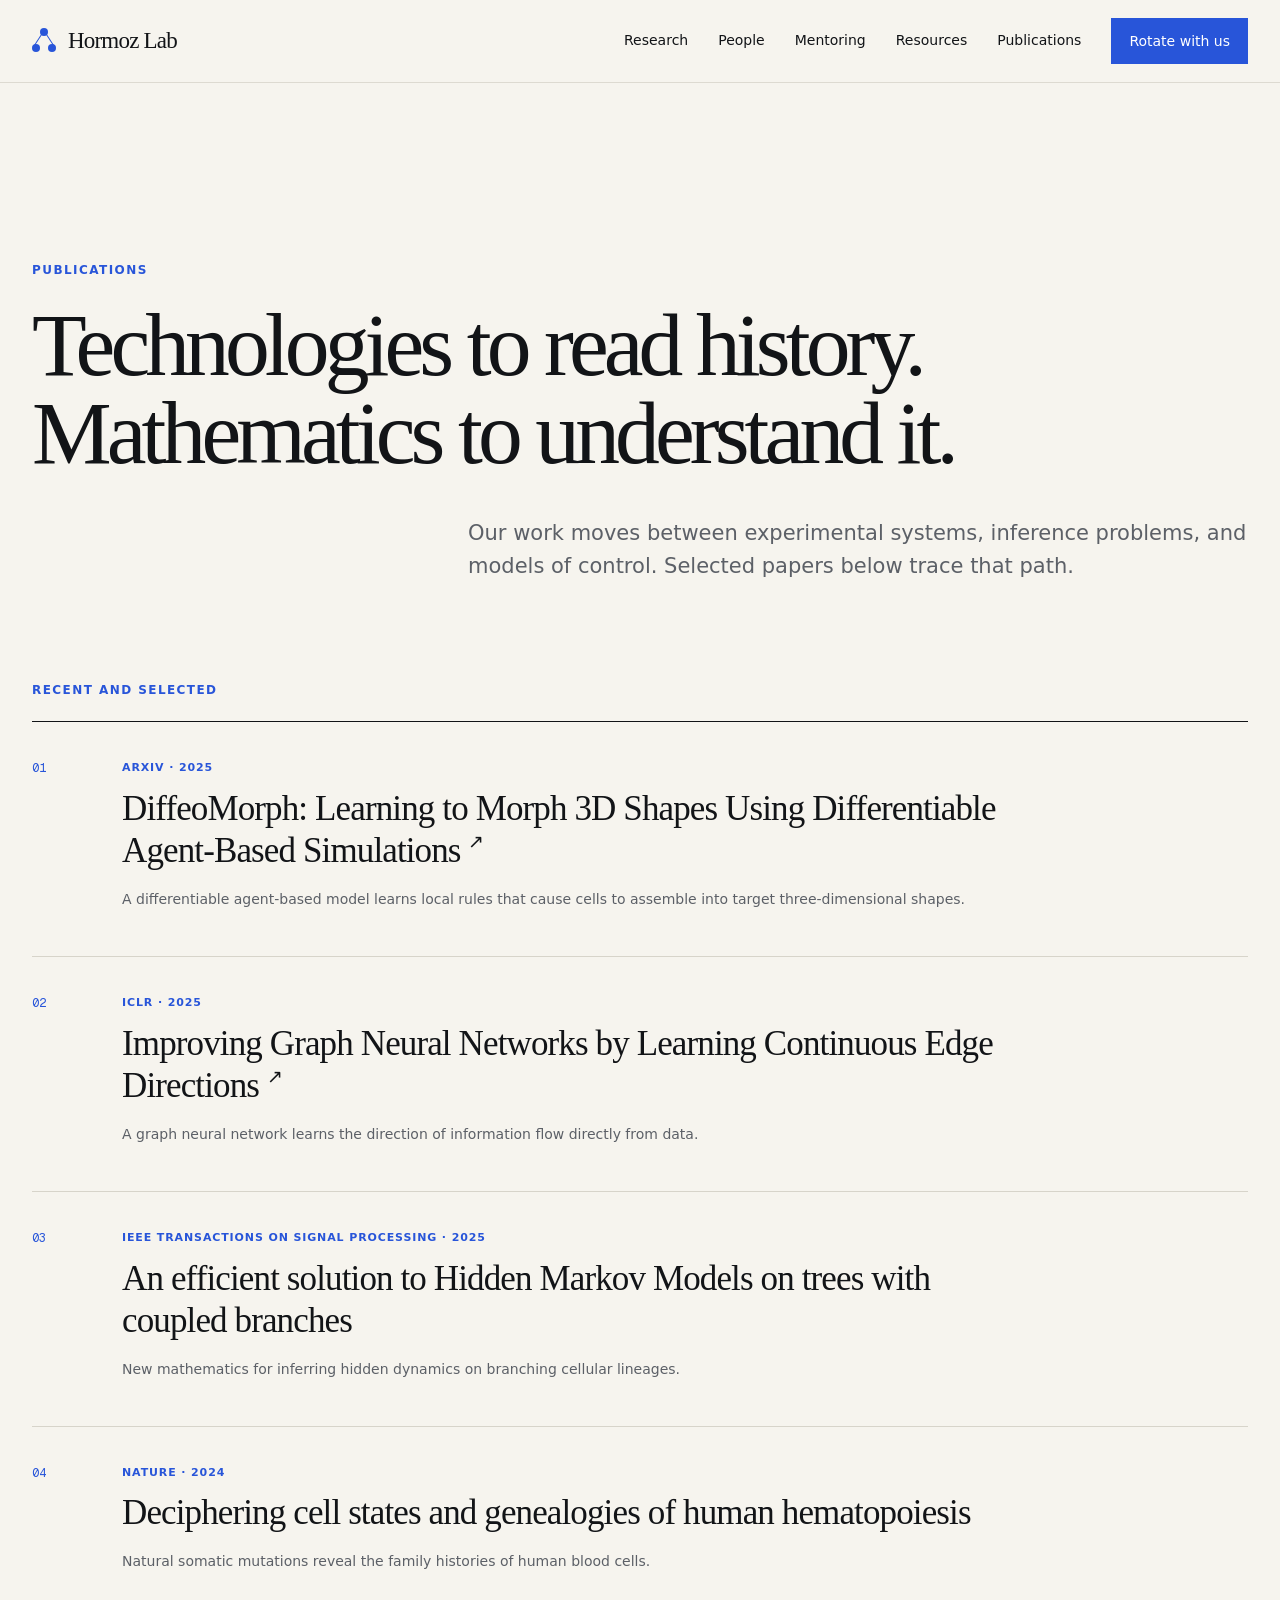
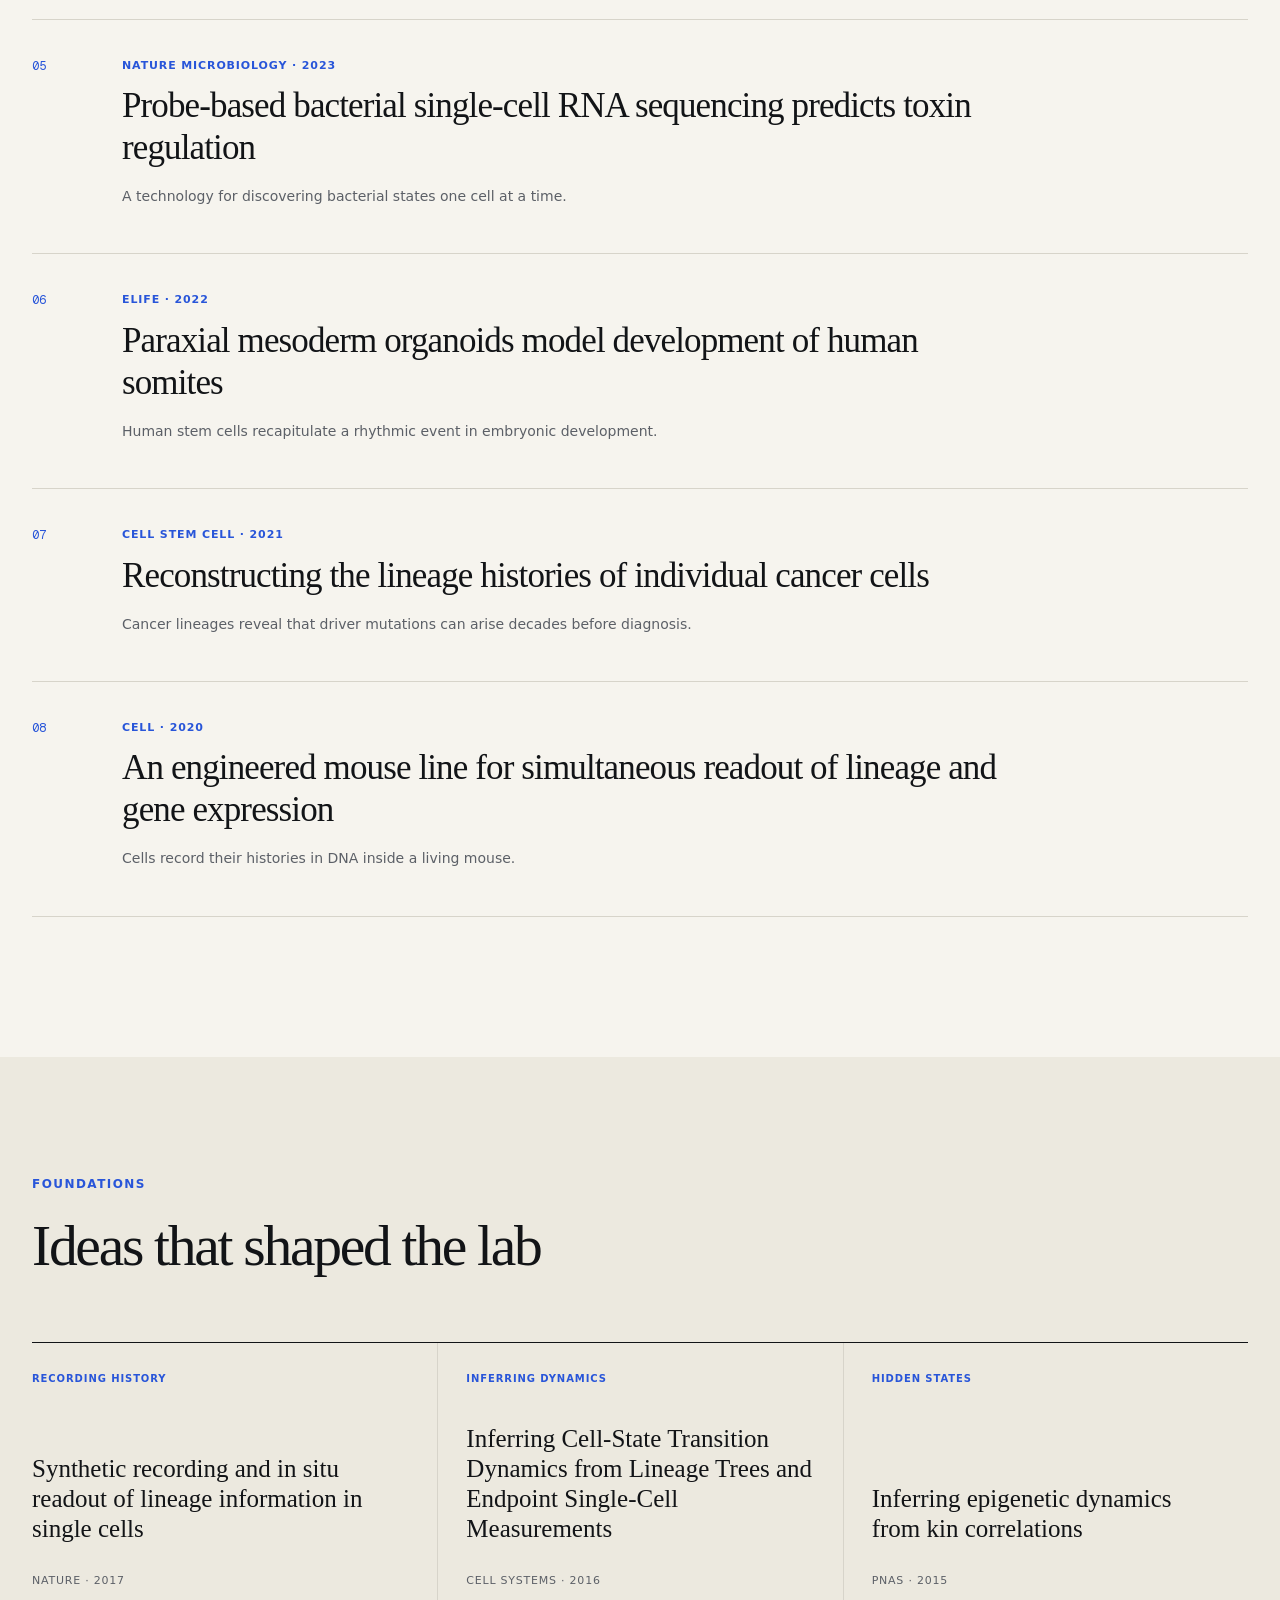
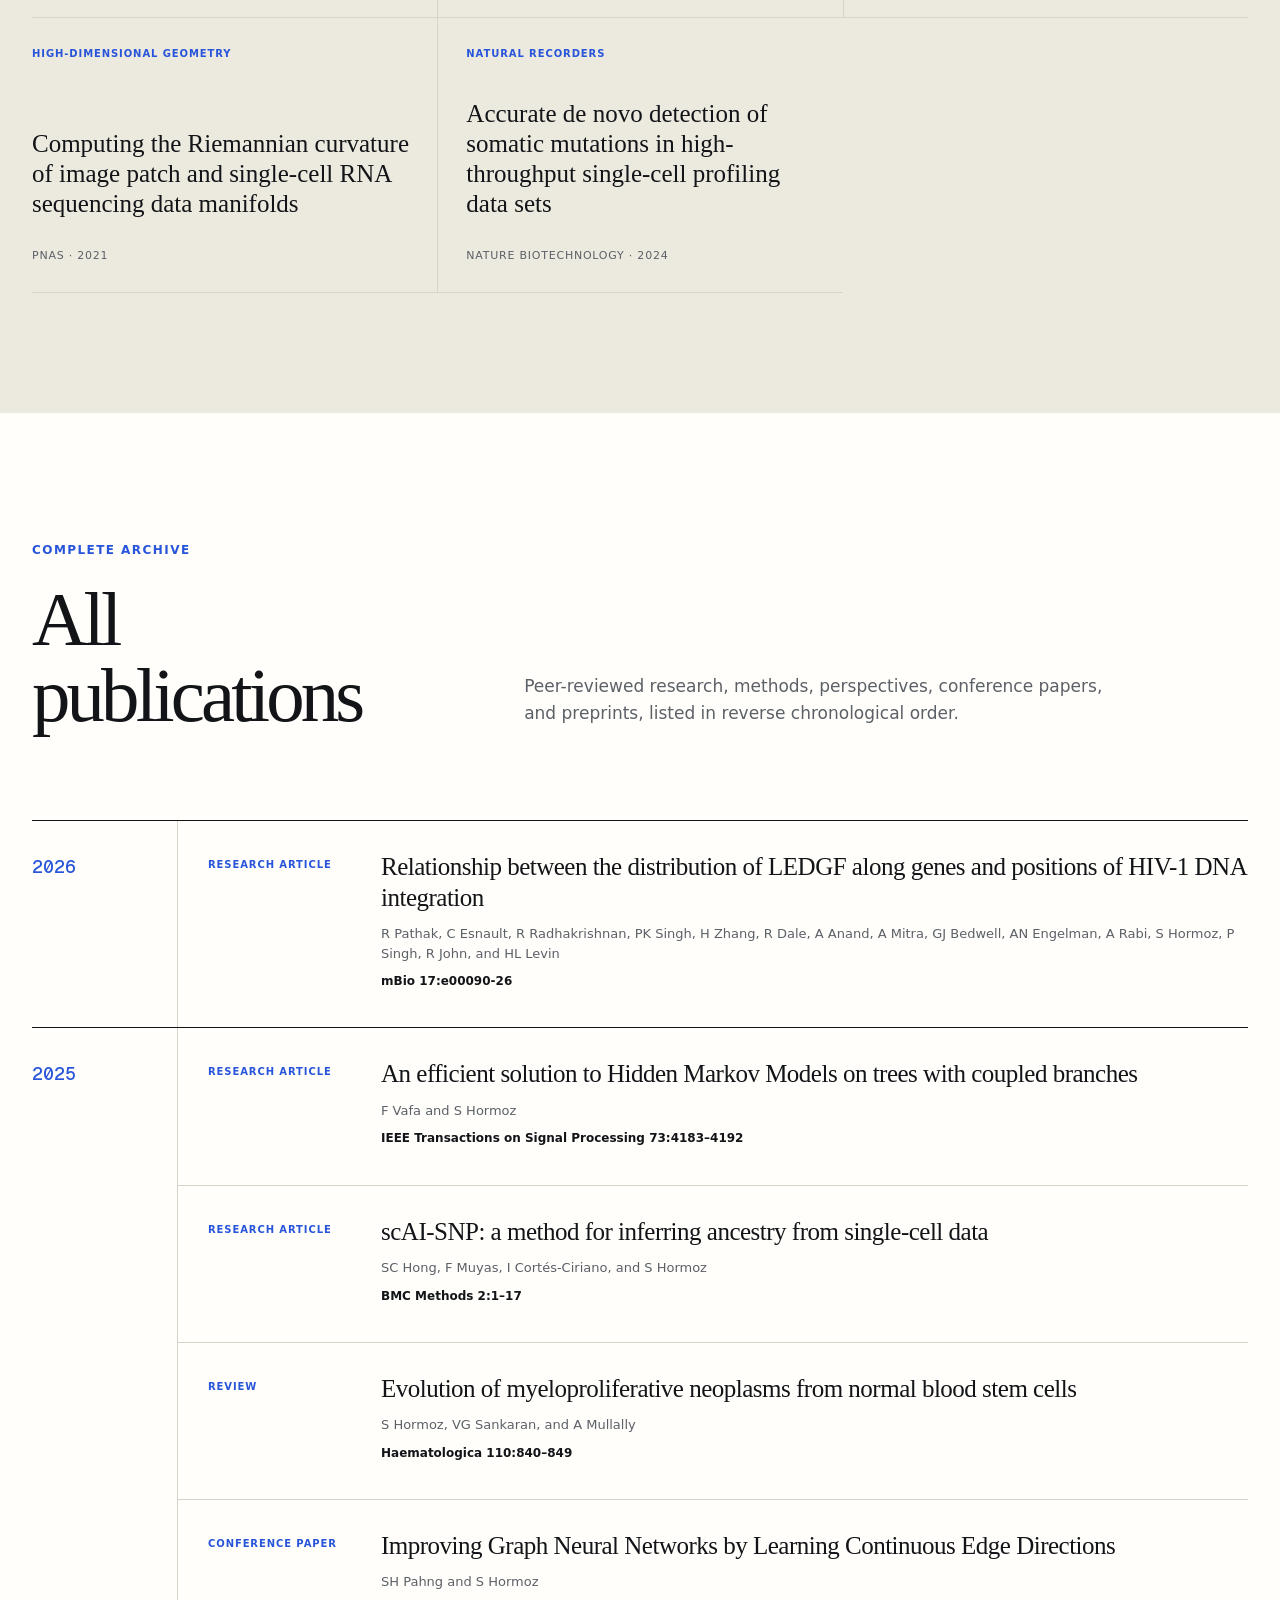
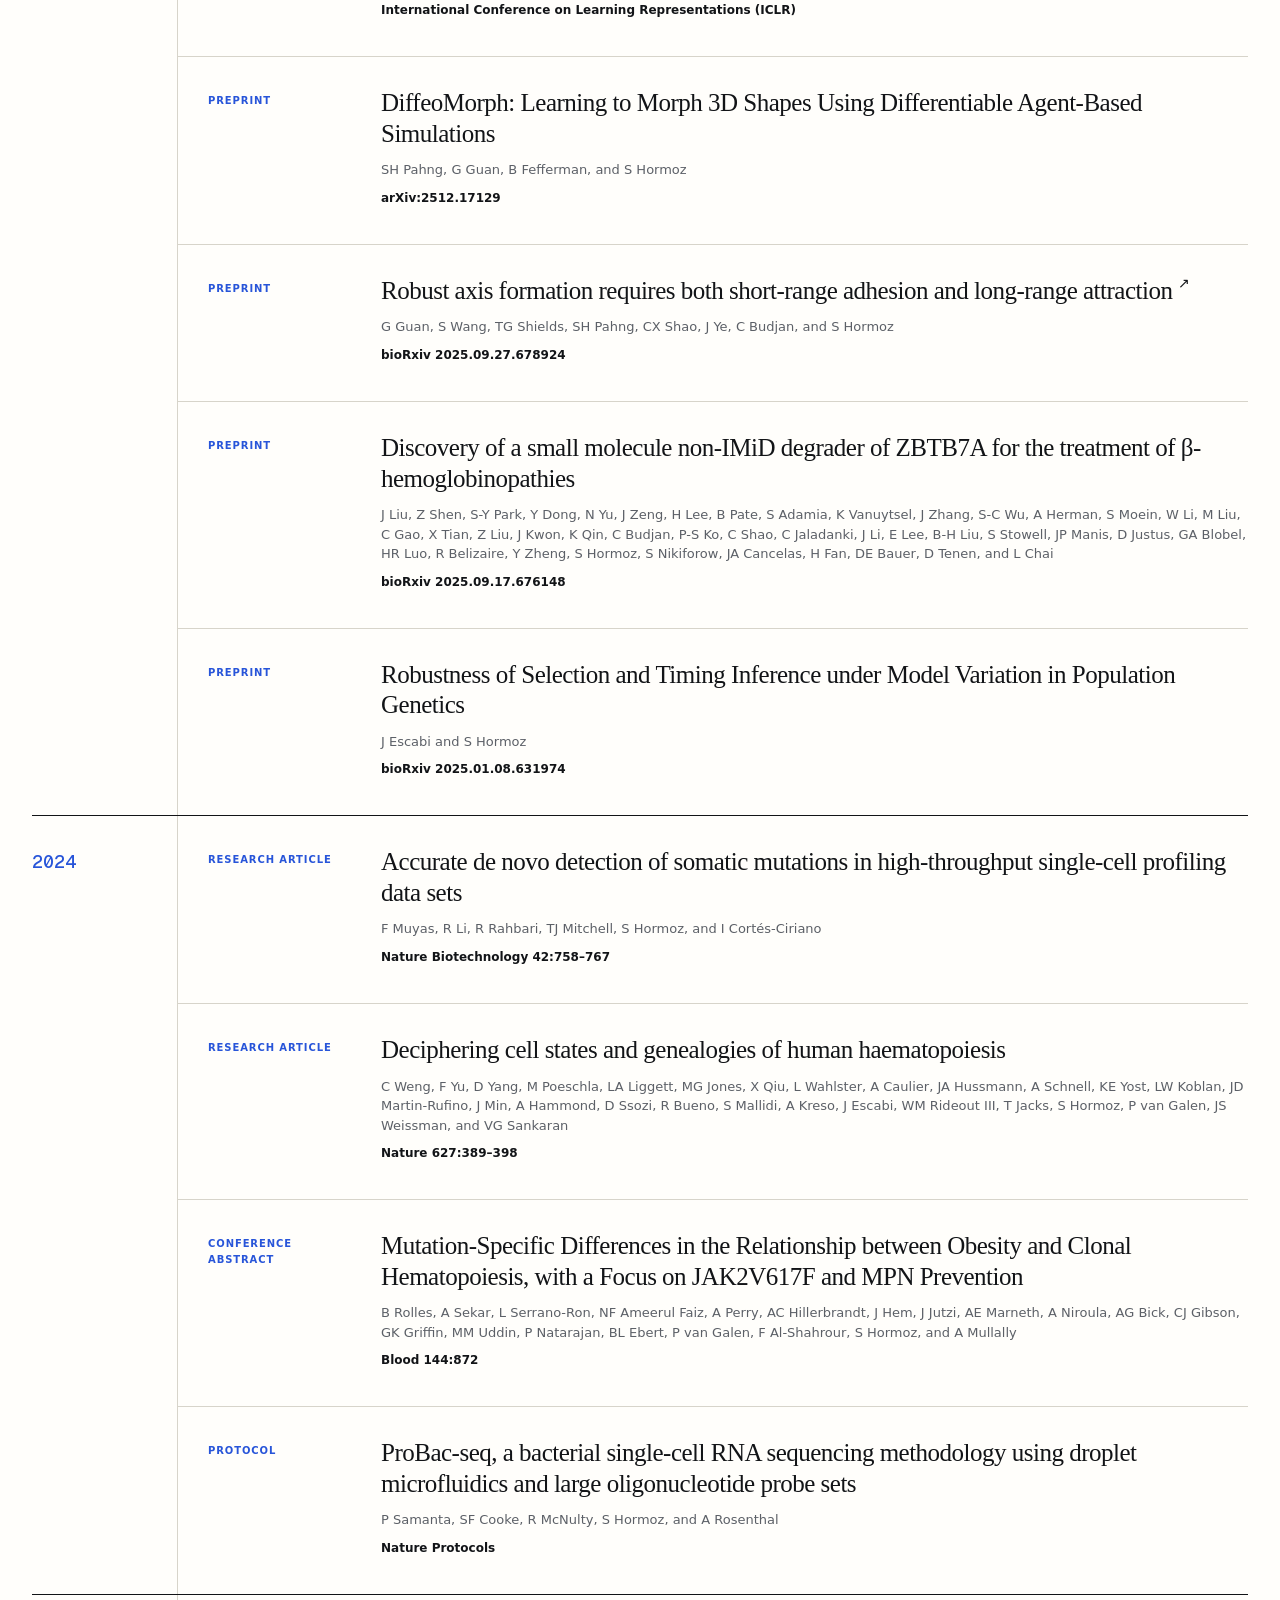
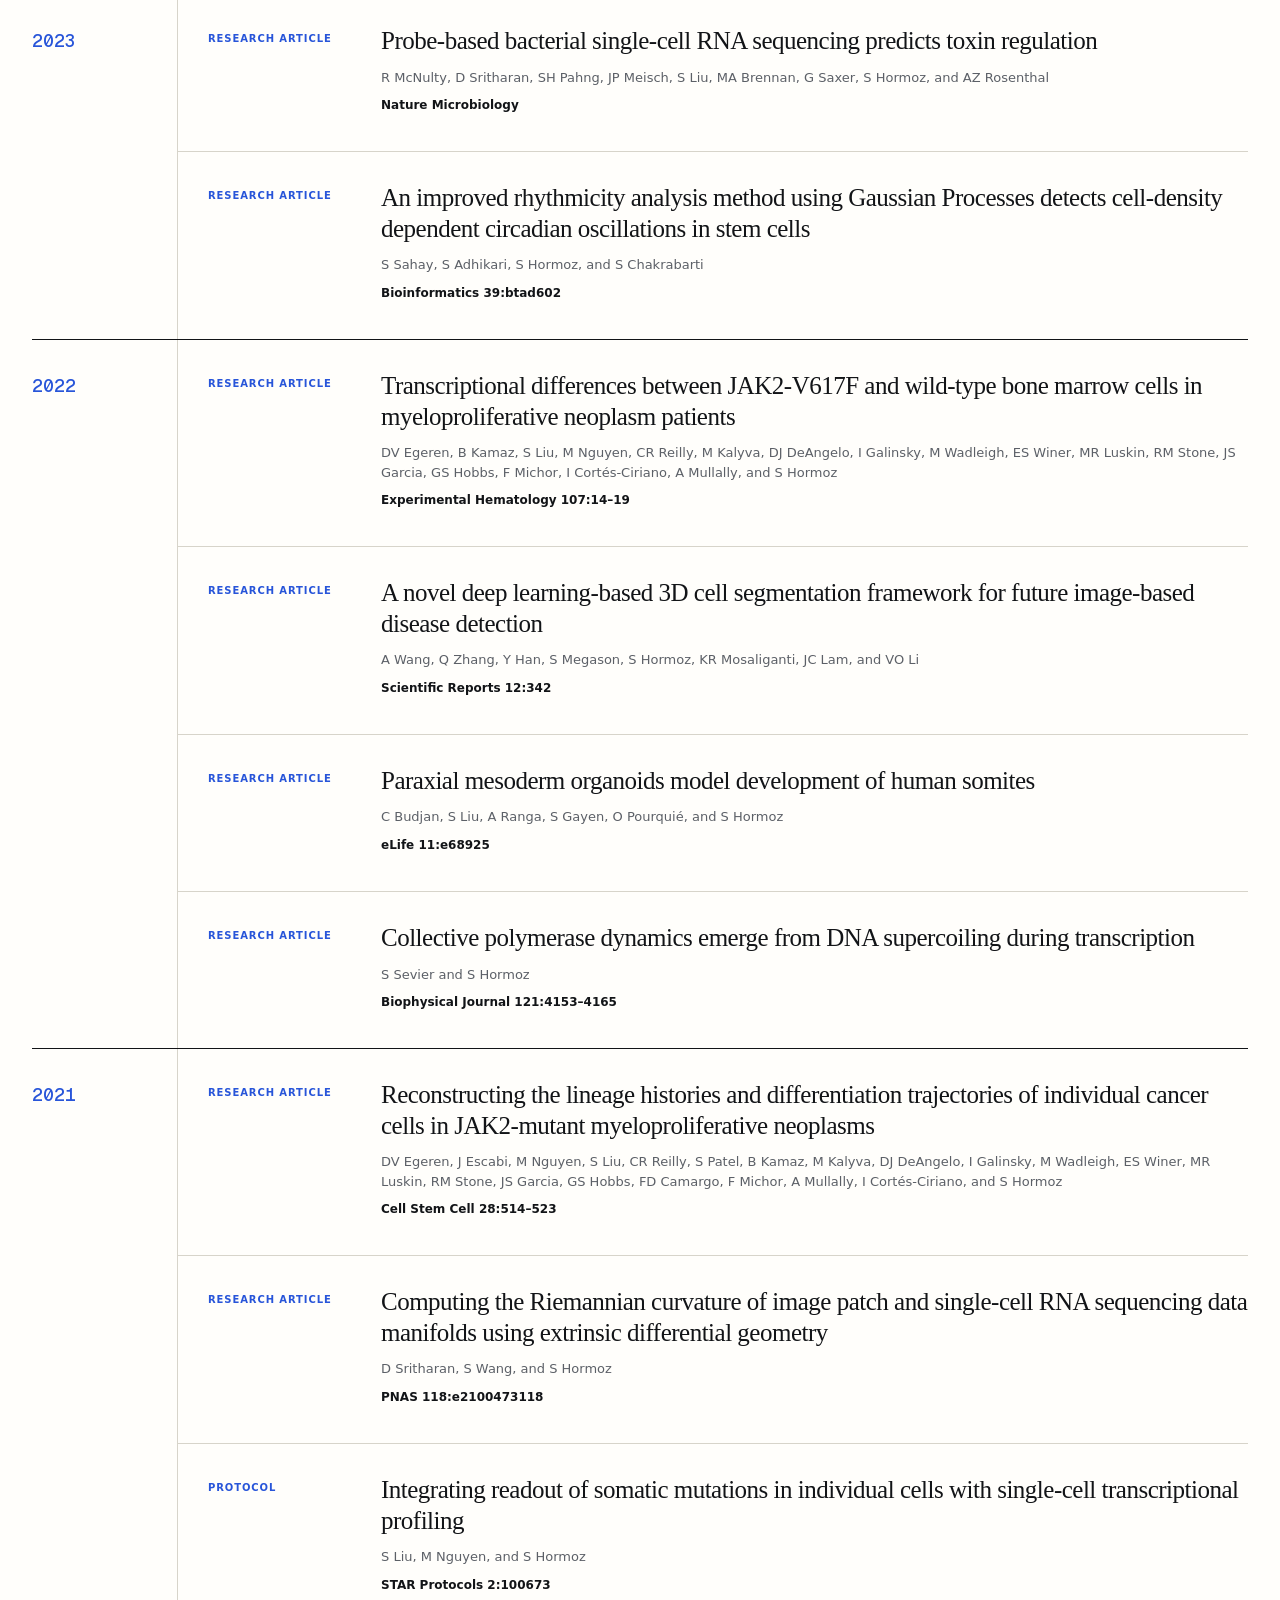
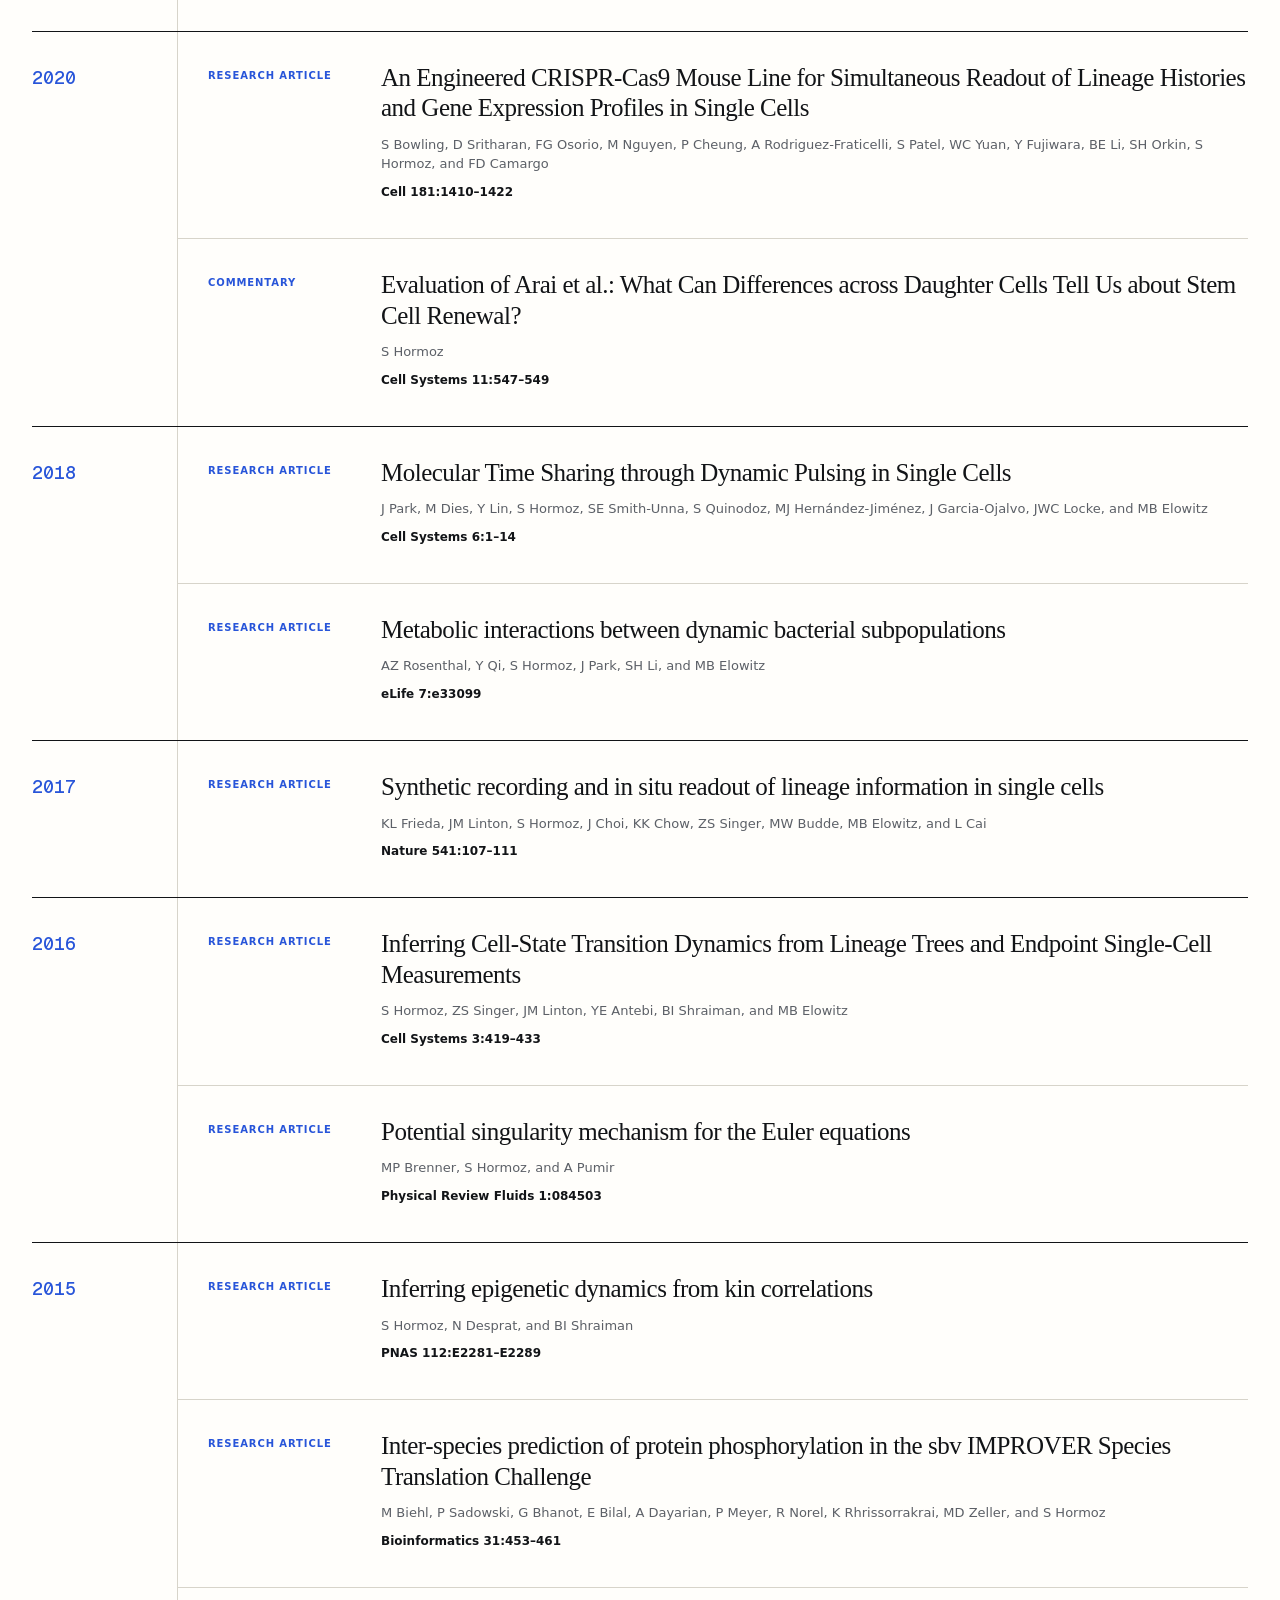
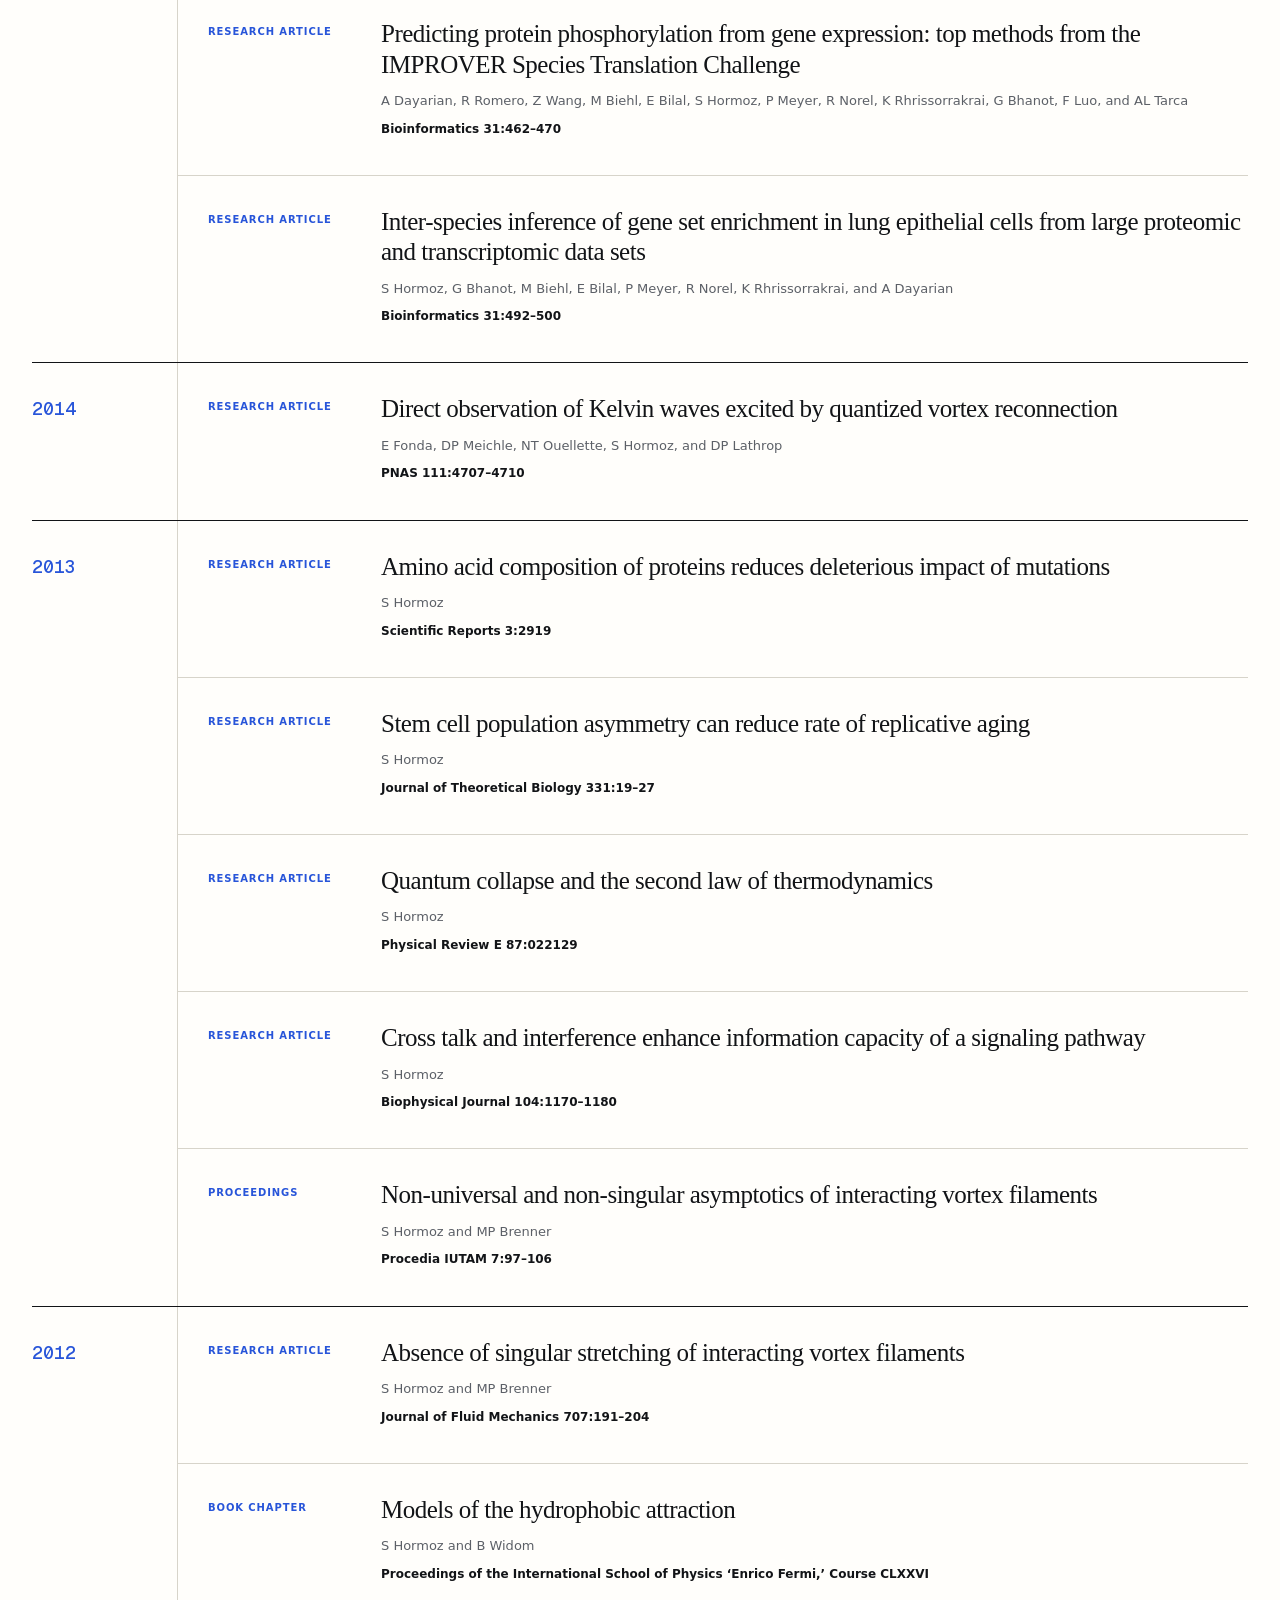
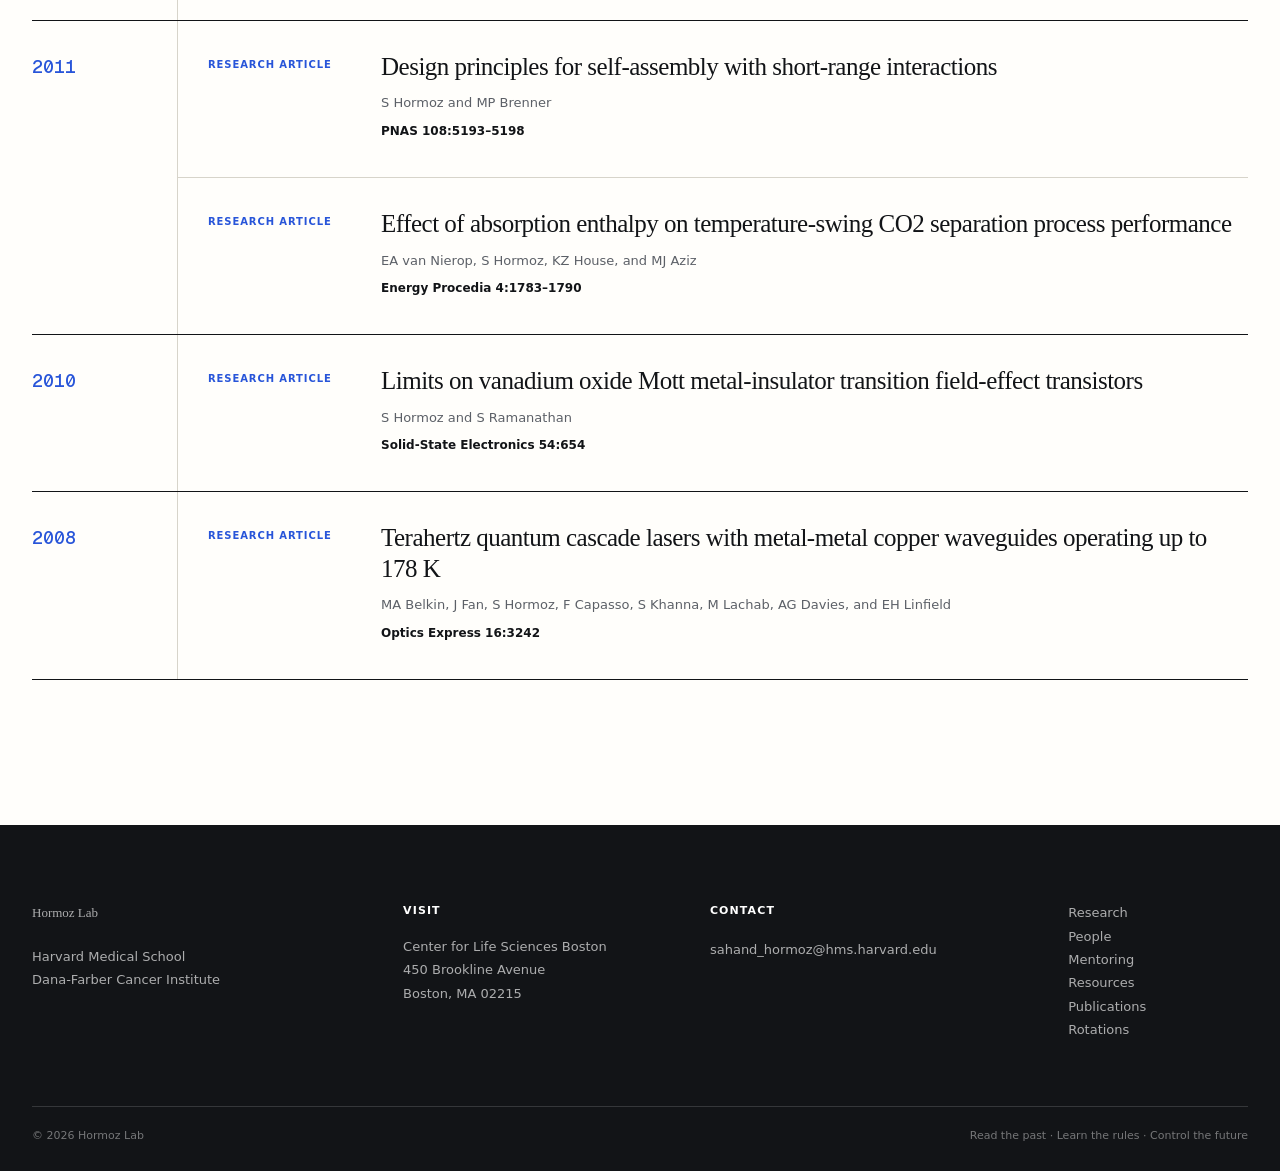
<file: publications/index.html>
<!DOCTYPE html><html lang="en"><head><meta charSet="utf-8"/><meta name="viewport" content="width=device-width, initial-scale=1"/><link rel="stylesheet" href="/assets/index-CWhATb8L.css"/><title>Publications · Hormoz Lab</title><meta name="description" content="Publications from the Hormoz Lab on lineage tracing, systems biology, development, cancer evolution, bacterial single-cell genomics, and computational biology."/><meta name="application-name" content="Hormoz Lab"/><meta name="keywords" content="Hormoz Lab,Sahand Hormoz,Harvard systems biology,Dana-Farber Cancer Institute,cell lineage tracing,synthetic biology,single-cell genomics,developmental biology,computational biology,quantitative biology,biological history,graduate research rotations"/><meta name="author" content="Hormoz Lab"/><link rel="author" href="https://hormoz.dfci.harvard.edu"/><meta name="creator" content="Hormoz Lab"/><meta name="publisher" content="Hormoz Lab"/><meta name="robots" content="noindex, follow"/><meta name="googlebot" content="noindex, follow, max-image-preview:large, max-snippet:-1, max-video-preview:-1"/><meta property="og:title" content="Publications · Hormoz Lab"/><meta property="og:description" content="Publications from the Hormoz Lab on lineage tracing, systems biology, development, cancer evolution, bacterial single-cell genomics, and computational biology."/><meta property="og:url" content="https://hormoz.dfci.harvard.edu/publications"/><meta property="og:site_name" content="Hormoz Lab"/><meta property="og:type" content="website"/><meta property="og:locale" content="en_US"/><meta property="og:image" content="https://hormoz-lab.github.io/media/sahand-hormoz-in-lab.webp"/><meta property="og:image:width" content="2048"/><meta property="og:image:height" content="1365"/><meta property="og:image:alt" content="Sahand Hormoz in the laboratory at Dana-Farber Cancer Institute"/><meta name="twitter:card" content="summary_large_image"/><meta name="twitter:title" content="Publications · Hormoz Lab"/><meta name="twitter:description" content="Publications from the Hormoz Lab on lineage tracing, systems biology, development, cancer evolution, bacterial single-cell genomics, and computational biology."/><meta name="twitter:image" content="https://hormoz-lab.github.io/media/sahand-hormoz-in-lab.webp"/><link rel="shortcut icon" href="/favicon.svg"/><link rel="icon" href="/favicon.svg"/><link rel="canonical" href="https://hormoz.dfci.harvard.edu/publications"/><script type="application/ld+json">{"@context":"https://schema.org","@type":"ResearchOrganization","name":"Hormoz Lab","url":"https://hormoz.dfci.harvard.edu","description":"A quantitative systems biology laboratory led by Sahand Hormoz at Harvard Medical School and Dana-Farber Cancer Institute.","founder":{"@type":"Person","name":"Sahand Hormoz","jobTitle":"Associate Professor of Systems Biology","affiliation":[{"@type":"Organization","name":"Harvard Medical School"},{"@type":"Organization","name":"Dana-Farber Cancer Institute"}]},"parentOrganization":[{"@type":"Organization","name":"Harvard Medical School","url":"https://hms.harvard.edu/"},{"@type":"Organization","name":"Dana-Farber Cancer Institute","url":"https://www.dana-farber.org/"}],"sameAs":["https://github.com/hormoz-lab"]}</script>
<link rel="preload" href="/assets/_vinext_fonts/geist-8ac0455e797f/geist-ff2310f5.woff2" as="font" type="font/woff2" crossorigin />
<link rel="preload" href="/assets/_vinext_fonts/geist-8ac0455e797f/geist-875ccdd4.woff2" as="font" type="font/woff2" crossorigin />
<link rel="preload" href="/assets/_vinext_fonts/geist-8ac0455e797f/geist-52306abf.woff2" as="font" type="font/woff2" crossorigin />
<link rel="preload" href="/assets/_vinext_fonts/geist-8ac0455e797f/geist-001175b1.woff2" as="font" type="font/woff2" crossorigin />
<link rel="preload" href="/assets/_vinext_fonts/geist-8ac0455e797f/geist-98bbbccb.woff2" as="font" type="font/woff2" crossorigin />
<link rel="preload" href="/assets/_vinext_fonts/geist-mono-00e989178794/geist-mono-f6b33328.woff2" as="font" type="font/woff2" crossorigin />
<link rel="preload" href="/assets/_vinext_fonts/geist-mono-00e989178794/geist-mono-44e03052.woff2" as="font" type="font/woff2" crossorigin />
<link rel="preload" href="/assets/_vinext_fonts/geist-mono-00e989178794/geist-mono-0638449e.woff2" as="font" type="font/woff2" crossorigin />
<link rel="preload" href="/assets/_vinext_fonts/geist-mono-00e989178794/geist-mono-971fb274.woff2" as="font" type="font/woff2" crossorigin />
<link rel="preload" href="/assets/_vinext_fonts/geist-mono-00e989178794/geist-mono-44745446.woff2" as="font" type="font/woff2" crossorigin />
<link rel="preload" href="/assets/_vinext_fonts/geist-mono-00e989178794/geist-mono-013b2f2f.woff2" as="font" type="font/woff2" crossorigin />
<style data-vinext-fonts>/* cyrillic-ext */
@font-face {
  font-family: 'Geist';
  font-style: normal;
  font-weight: 100 900;
  font-display: swap;
  src: url(/assets/_vinext_fonts/geist-8ac0455e797f/geist-ff2310f5.woff2) format('woff2');
  unicode-range: U+0460-052F, U+1C80-1C8A, U+20B4, U+2DE0-2DFF, U+A640-A69F, U+FE2E-FE2F;
}
/* cyrillic */
@font-face {
  font-family: 'Geist';
  font-style: normal;
  font-weight: 100 900;
  font-display: swap;
  src: url(/assets/_vinext_fonts/geist-8ac0455e797f/geist-875ccdd4.woff2) format('woff2');
  unicode-range: U+0301, U+0400-045F, U+0490-0491, U+04B0-04B1, U+2116;
}
/* vietnamese */
@font-face {
  font-family: 'Geist';
  font-style: normal;
  font-weight: 100 900;
  font-display: swap;
  src: url(/assets/_vinext_fonts/geist-8ac0455e797f/geist-52306abf.woff2) format('woff2');
  unicode-range: U+0102-0103, U+0110-0111, U+0128-0129, U+0168-0169, U+01A0-01A1, U+01AF-01B0, U+0300-0301, U+0303-0304, U+0308-0309, U+0323, U+0329, U+1EA0-1EF9, U+20AB;
}
/* latin-ext */
@font-face {
  font-family: 'Geist';
  font-style: normal;
  font-weight: 100 900;
  font-display: swap;
  src: url(/assets/_vinext_fonts/geist-8ac0455e797f/geist-001175b1.woff2) format('woff2');
  unicode-range: U+0100-02BA, U+02BD-02C5, U+02C7-02CC, U+02CE-02D7, U+02DD-02FF, U+0304, U+0308, U+0329, U+1D00-1DBF, U+1E00-1E9F, U+1EF2-1EFF, U+2020, U+20A0-20AB, U+20AD-20C0, U+2113, U+2C60-2C7F, U+A720-A7FF;
}
/* latin */
@font-face {
  font-family: 'Geist';
  font-style: normal;
  font-weight: 100 900;
  font-display: swap;
  src: url(/assets/_vinext_fonts/geist-8ac0455e797f/geist-98bbbccb.woff2) format('woff2');
  unicode-range: U+0000-00FF, U+0131, U+0152-0153, U+02BB-02BC, U+02C6, U+02DA, U+02DC, U+0304, U+0308, U+0329, U+2000-206F, U+20AC, U+2122, U+2191, U+2193, U+2212, U+2215, U+FEFF, U+FFFD;
}

.__font_geist_0v84xvc { font-family: 'Geist', sans-serif; }

.__variable_geist_0v84xvc { --font-geist-sans: 'Geist', sans-serif; }

/* cyrillic-ext */
@font-face {
  font-family: 'Geist Mono';
  font-style: normal;
  font-weight: 100 900;
  font-display: swap;
  src: url(/assets/_vinext_fonts/geist-mono-00e989178794/geist-mono-f6b33328.woff2) format('woff2');
  unicode-range: U+0460-052F, U+1C80-1C8A, U+20B4, U+2DE0-2DFF, U+A640-A69F, U+FE2E-FE2F;
}
/* cyrillic */
@font-face {
  font-family: 'Geist Mono';
  font-style: normal;
  font-weight: 100 900;
  font-display: swap;
  src: url(/assets/_vinext_fonts/geist-mono-00e989178794/geist-mono-44e03052.woff2) format('woff2');
  unicode-range: U+0301, U+0400-045F, U+0490-0491, U+04B0-04B1, U+2116;
}
/* symbols2 */
@font-face {
  font-family: 'Geist Mono';
  font-style: normal;
  font-weight: 100 900;
  font-display: swap;
  src: url(/assets/_vinext_fonts/geist-mono-00e989178794/geist-mono-0638449e.woff2) format('woff2');
  unicode-range: U+2000-2001, U+2004-2008, U+200A, U+23B8-23BD, U+2500-259F;
}
/* vietnamese */
@font-face {
  font-family: 'Geist Mono';
  font-style: normal;
  font-weight: 100 900;
  font-display: swap;
  src: url(/assets/_vinext_fonts/geist-mono-00e989178794/geist-mono-971fb274.woff2) format('woff2');
  unicode-range: U+0102-0103, U+0110-0111, U+0128-0129, U+0168-0169, U+01A0-01A1, U+01AF-01B0, U+0300-0301, U+0303-0304, U+0308-0309, U+0323, U+0329, U+1EA0-1EF9, U+20AB;
}
/* latin-ext */
@font-face {
  font-family: 'Geist Mono';
  font-style: normal;
  font-weight: 100 900;
  font-display: swap;
  src: url(/assets/_vinext_fonts/geist-mono-00e989178794/geist-mono-44745446.woff2) format('woff2');
  unicode-range: U+0100-02BA, U+02BD-02C5, U+02C7-02CC, U+02CE-02D7, U+02DD-02FF, U+0304, U+0308, U+0329, U+1D00-1DBF, U+1E00-1E9F, U+1EF2-1EFF, U+2020, U+20A0-20AB, U+20AD-20C0, U+2113, U+2C60-2C7F, U+A720-A7FF;
}
/* latin */
@font-face {
  font-family: 'Geist Mono';
  font-style: normal;
  font-weight: 100 900;
  font-display: swap;
  src: url(/assets/_vinext_fonts/geist-mono-00e989178794/geist-mono-013b2f2f.woff2) format('woff2');
  unicode-range: U+0000-00FF, U+0131, U+0152-0153, U+02BB-02BC, U+02C6, U+02DA, U+02DC, U+0304, U+0308, U+0329, U+2000-206F, U+20AC, U+2122, U+2191, U+2193, U+2212, U+2215, U+FEFF, U+FFFD;
}

.__font_geist_mono_03ghzxh { font-family: 'Geist Mono', sans-serif; }

.__variable_geist_mono_03ghzxh { --font-geist-mono: 'Geist Mono', sans-serif; }
</style>
</head><body class="__variable_geist_0v84xvc __variable_geist_mono_03ghzxh"><header class="site-header"><div class="shell header-inner"><a href="/" class="wordmark" aria-label="Hormoz Lab home"><span class="wordmark-mark" aria-hidden="true"><i></i><i></i><i></i></span><span>Hormoz Lab</span></a><nav class="desktop-nav" aria-label="Primary navigation"><a href="/research">Research</a><a href="/people">People</a><a href="/mentoring">Mentoring</a><a href="/resources">Resources</a><a href="/publications">Publications</a><a class="nav-cta" href="/rotations">Rotate with us</a></nav><details class="mobile-nav"><summary>Menu</summary><nav aria-label="Mobile navigation"><a href="/research">Research</a><a href="/people">People</a><a href="/mentoring">Mentoring</a><a href="/resources">Resources</a><a href="/publications">Publications</a><a href="/rotations">Rotate with us</a></nav></details></div></header><main><section class="page-hero shell"><p class="eyebrow">Publications</p><h1>Technologies to read history. Mathematics to understand it.</h1><p>Our work moves between experimental systems, inference problems, and models of control. Selected papers below trace that path.</p></section><section class="publication-featured shell"><p class="section-kicker">Recent and selected</p><div class="publication-list"><article><span class="publication-number">01</span><div><p>arXiv<!-- --> · <!-- -->2025</p><h2><a href="https://arxiv.org/abs/2512.17129" target="_blank" rel="noreferrer">DiffeoMorph: Learning to Morph 3D Shapes Using Differentiable Agent-Based Simulations<!-- --> <span class="publication-external" aria-hidden="true">↗</span></a></h2><span>A differentiable agent-based model learns local rules that cause cells to assemble into target three-dimensional shapes.</span></div></article><article><span class="publication-number">02</span><div><p>ICLR<!-- --> · <!-- -->2025</p><h2><a href="https://openreview.net/forum?id=iAmR7FfMmq" target="_blank" rel="noreferrer">Improving Graph Neural Networks by Learning Continuous Edge Directions<!-- --> <span class="publication-external" aria-hidden="true">↗</span></a></h2><span>A graph neural network learns the direction of information flow directly from data.</span></div></article><article><span class="publication-number">03</span><div><p>IEEE Transactions on Signal Processing<!-- --> · <!-- -->2025</p><h2>An efficient solution to Hidden Markov Models on trees with coupled branches</h2><span>New mathematics for inferring hidden dynamics on branching cellular lineages.</span></div></article><article><span class="publication-number">04</span><div><p>Nature<!-- --> · <!-- -->2024</p><h2>Deciphering cell states and genealogies of human hematopoiesis</h2><span>Natural somatic mutations reveal the family histories of human blood cells.</span></div></article><article><span class="publication-number">05</span><div><p>Nature Microbiology<!-- --> · <!-- -->2023</p><h2>Probe-based bacterial single-cell RNA sequencing predicts toxin regulation</h2><span>A technology for discovering bacterial states one cell at a time.</span></div></article><article><span class="publication-number">06</span><div><p>eLife<!-- --> · <!-- -->2022</p><h2>Paraxial mesoderm organoids model development of human somites</h2><span>Human stem cells recapitulate a rhythmic event in embryonic development.</span></div></article><article><span class="publication-number">07</span><div><p>Cell Stem Cell<!-- --> · <!-- -->2021</p><h2>Reconstructing the lineage histories of individual cancer cells</h2><span>Cancer lineages reveal that driver mutations can arise decades before diagnosis.</span></div></article><article><span class="publication-number">08</span><div><p>Cell<!-- --> · <!-- -->2020</p><h2>An engineered mouse line for simultaneous readout of lineage and gene expression</h2><span>Cells record their histories in DNA inside a living mouse.</span></div></article></div></section><section class="publication-foundations"><div class="shell"><div class="section-heading row-heading"><div><p class="section-kicker">Foundations</p><h2>Ideas that shaped the lab</h2></div></div><div class="foundation-grid"><article><p>Recording history</p><h3>Synthetic recording and in situ readout of lineage information in single cells</h3><span>Nature<!-- --> · <!-- -->2017</span></article><article><p>Inferring dynamics</p><h3>Inferring Cell-State Transition Dynamics from Lineage Trees and Endpoint Single-Cell Measurements</h3><span>Cell Systems<!-- --> · <!-- -->2016</span></article><article><p>Hidden states</p><h3>Inferring epigenetic dynamics from kin correlations</h3><span>PNAS<!-- --> · <!-- -->2015</span></article><article><p>High-dimensional geometry</p><h3>Computing the Riemannian curvature of image patch and single-cell RNA sequencing data manifolds</h3><span>PNAS<!-- --> · <!-- -->2021</span></article><article><p>Natural recorders</p><h3>Accurate de novo detection of somatic mutations in high-throughput single-cell profiling data sets</h3><span>Nature Biotechnology<!-- --> · <!-- -->2024</span></article></div></div></section><section class="publication-archive"><div class="shell"><div class="archive-heading"><div><p class="section-kicker">Complete archive</p><h2>All publications</h2></div><p>Peer-reviewed research, methods, perspectives, conference papers, and preprints, listed in reverse chronological order.</p></div><div class="archive-list"><section class="archive-year-group"><h3>2026</h3><div class="archive-year-papers"><article><span class="archive-kind">Research article</span><div><h4>Relationship between the distribution of LEDGF along genes and positions of HIV-1 DNA integration</h4><p>R Pathak, C Esnault, R Radhakrishnan, PK Singh, H Zhang, R Dale, A Anand, A Mitra, GJ Bedwell, AN Engelman, A Rabi, S Hormoz, P Singh, R John, and HL Levin</p><span>mBio 17:e00090-26</span></div></article></div></section><section class="archive-year-group"><h3>2025</h3><div class="archive-year-papers"><article><span class="archive-kind">Research article</span><div><h4>An efficient solution to Hidden Markov Models on trees with coupled branches</h4><p>F Vafa and S Hormoz</p><span>IEEE Transactions on Signal Processing 73:4183–4192</span></div></article><article><span class="archive-kind">Research article</span><div><h4>scAI-SNP: a method for inferring ancestry from single-cell data</h4><p>SC Hong, F Muyas, I Cortés-Ciriano, and S Hormoz</p><span>BMC Methods 2:1–17</span></div></article><article><span class="archive-kind">Review</span><div><h4>Evolution of myeloproliferative neoplasms from normal blood stem cells</h4><p>S Hormoz, VG Sankaran, and A Mullally</p><span>Haematologica 110:840–849</span></div></article><article><span class="archive-kind">Conference paper</span><div><h4>Improving Graph Neural Networks by Learning Continuous Edge Directions</h4><p>SH Pahng and S Hormoz</p><span>International Conference on Learning Representations (ICLR)</span></div></article><article><span class="archive-kind">Preprint</span><div><h4>DiffeoMorph: Learning to Morph 3D Shapes Using Differentiable Agent-Based Simulations</h4><p>SH Pahng, G Guan, B Fefferman, and S Hormoz</p><span>arXiv:2512.17129</span></div></article><article><span class="archive-kind">Preprint</span><div><h4><a href="https://www.biorxiv.org/content/10.1101/2025.09.27.678924v2" target="_blank" rel="noreferrer">Robust axis formation requires both short-range adhesion and long-range attraction<!-- --> <span class="publication-external" aria-hidden="true">↗</span></a></h4><p>G Guan, S Wang, TG Shields, SH Pahng, CX Shao, J Ye, C Budjan, and S Hormoz</p><span>bioRxiv 2025.09.27.678924</span></div></article><article><span class="archive-kind">Preprint</span><div><h4>Discovery of a small molecule non-IMiD degrader of ZBTB7A for the treatment of β-hemoglobinopathies</h4><p>J Liu, Z Shen, S-Y Park, Y Dong, N Yu, J Zeng, H Lee, B Pate, S Adamia, K Vanuytsel, J Zhang, S-C Wu, A Herman, S Moein, W Li, M Liu, C Gao, X Tian, Z Liu, J Kwon, K Qin, C Budjan, P-S Ko, C Shao, C Jaladanki, J Li, E Lee, B-H Liu, S Stowell, JP Manis, D Justus, GA Blobel, HR Luo, R Belizaire, Y Zheng, S Hormoz, S Nikiforow, JA Cancelas, H Fan, DE Bauer, D Tenen, and L Chai</p><span>bioRxiv 2025.09.17.676148</span></div></article><article><span class="archive-kind">Preprint</span><div><h4>Robustness of Selection and Timing Inference under Model Variation in Population Genetics</h4><p>J Escabi and S Hormoz</p><span>bioRxiv 2025.01.08.631974</span></div></article></div></section><section class="archive-year-group"><h3>2024</h3><div class="archive-year-papers"><article><span class="archive-kind">Research article</span><div><h4>Accurate de novo detection of somatic mutations in high-throughput single-cell profiling data sets</h4><p>F Muyas, R Li, R Rahbari, TJ Mitchell, S Hormoz, and I Cortés-Ciriano</p><span>Nature Biotechnology 42:758–767</span></div></article><article><span class="archive-kind">Research article</span><div><h4>Deciphering cell states and genealogies of human haematopoiesis</h4><p>C Weng, F Yu, D Yang, M Poeschla, LA Liggett, MG Jones, X Qiu, L Wahlster, A Caulier, JA Hussmann, A Schnell, KE Yost, LW Koblan, JD Martin-Rufino, J Min, A Hammond, D Ssozi, R Bueno, S Mallidi, A Kreso, J Escabi, WM Rideout III, T Jacks, S Hormoz, P van Galen, JS Weissman, and VG Sankaran</p><span>Nature 627:389–398</span></div></article><article><span class="archive-kind">Conference abstract</span><div><h4>Mutation-Specific Differences in the Relationship between Obesity and Clonal Hematopoiesis, with a Focus on JAK2V617F and MPN Prevention</h4><p>B Rolles, A Sekar, L Serrano-Ron, NF Ameerul Faiz, A Perry, AC Hillerbrandt, J Hem, J Jutzi, AE Marneth, A Niroula, AG Bick, CJ Gibson, GK Griffin, MM Uddin, P Natarajan, BL Ebert, P van Galen, F Al-Shahrour, S Hormoz, and A Mullally</p><span>Blood 144:872</span></div></article><article><span class="archive-kind">Protocol</span><div><h4>ProBac-seq, a bacterial single-cell RNA sequencing methodology using droplet microfluidics and large oligonucleotide probe sets</h4><p>P Samanta, SF Cooke, R McNulty, S Hormoz, and A Rosenthal</p><span>Nature Protocols</span></div></article></div></section><section class="archive-year-group"><h3>2023</h3><div class="archive-year-papers"><article><span class="archive-kind">Research article</span><div><h4>Probe-based bacterial single-cell RNA sequencing predicts toxin regulation</h4><p>R McNulty, D Sritharan, SH Pahng, JP Meisch, S Liu, MA Brennan, G Saxer, S Hormoz, and AZ Rosenthal</p><span>Nature Microbiology</span></div></article><article><span class="archive-kind">Research article</span><div><h4>An improved rhythmicity analysis method using Gaussian Processes detects cell-density dependent circadian oscillations in stem cells</h4><p>S Sahay, S Adhikari, S Hormoz, and S Chakrabarti</p><span>Bioinformatics 39:btad602</span></div></article></div></section><section class="archive-year-group"><h3>2022</h3><div class="archive-year-papers"><article><span class="archive-kind">Research article</span><div><h4>Transcriptional differences between JAK2-V617F and wild-type bone marrow cells in myeloproliferative neoplasm patients</h4><p>DV Egeren, B Kamaz, S Liu, M Nguyen, CR Reilly, M Kalyva, DJ DeAngelo, I Galinsky, M Wadleigh, ES Winer, MR Luskin, RM Stone, JS Garcia, GS Hobbs, F Michor, I Cortés-Ciriano, A Mullally, and S Hormoz</p><span>Experimental Hematology 107:14–19</span></div></article><article><span class="archive-kind">Research article</span><div><h4>A novel deep learning-based 3D cell segmentation framework for future image-based disease detection</h4><p>A Wang, Q Zhang, Y Han, S Megason, S Hormoz, KR Mosaliganti, JC Lam, and VO Li</p><span>Scientific Reports 12:342</span></div></article><article><span class="archive-kind">Research article</span><div><h4>Paraxial mesoderm organoids model development of human somites</h4><p>C Budjan, S Liu, A Ranga, S Gayen, O Pourquié, and S Hormoz</p><span>eLife 11:e68925</span></div></article><article><span class="archive-kind">Research article</span><div><h4>Collective polymerase dynamics emerge from DNA supercoiling during transcription</h4><p>S Sevier and S Hormoz</p><span>Biophysical Journal 121:4153–4165</span></div></article></div></section><section class="archive-year-group"><h3>2021</h3><div class="archive-year-papers"><article><span class="archive-kind">Research article</span><div><h4>Reconstructing the lineage histories and differentiation trajectories of individual cancer cells in JAK2-mutant myeloproliferative neoplasms</h4><p>DV Egeren, J Escabi, M Nguyen, S Liu, CR Reilly, S Patel, B Kamaz, M Kalyva, DJ DeAngelo, I Galinsky, M Wadleigh, ES Winer, MR Luskin, RM Stone, JS Garcia, GS Hobbs, FD Camargo, F Michor, A Mullally, I Cortés-Ciriano, and S Hormoz</p><span>Cell Stem Cell 28:514–523</span></div></article><article><span class="archive-kind">Research article</span><div><h4>Computing the Riemannian curvature of image patch and single-cell RNA sequencing data manifolds using extrinsic differential geometry</h4><p>D Sritharan, S Wang, and S Hormoz</p><span>PNAS 118:e2100473118</span></div></article><article><span class="archive-kind">Protocol</span><div><h4>Integrating readout of somatic mutations in individual cells with single-cell transcriptional profiling</h4><p>S Liu, M Nguyen, and S Hormoz</p><span>STAR Protocols 2:100673</span></div></article></div></section><section class="archive-year-group"><h3>2020</h3><div class="archive-year-papers"><article><span class="archive-kind">Research article</span><div><h4>An Engineered CRISPR-Cas9 Mouse Line for Simultaneous Readout of Lineage Histories and Gene Expression Profiles in Single Cells</h4><p>S Bowling, D Sritharan, FG Osorio, M Nguyen, P Cheung, A Rodriguez-Fraticelli, S Patel, WC Yuan, Y Fujiwara, BE Li, SH Orkin, S Hormoz, and FD Camargo</p><span>Cell 181:1410–1422</span></div></article><article><span class="archive-kind">Commentary</span><div><h4>Evaluation of Arai et al.: What Can Differences across Daughter Cells Tell Us about Stem Cell Renewal?</h4><p>S Hormoz</p><span>Cell Systems 11:547–549</span></div></article></div></section><section class="archive-year-group"><h3>2018</h3><div class="archive-year-papers"><article><span class="archive-kind">Research article</span><div><h4>Molecular Time Sharing through Dynamic Pulsing in Single Cells</h4><p>J Park, M Dies, Y Lin, S Hormoz, SE Smith-Unna, S Quinodoz, MJ Hernández-Jiménez, J Garcia-Ojalvo, JWC Locke, and MB Elowitz</p><span>Cell Systems 6:1–14</span></div></article><article><span class="archive-kind">Research article</span><div><h4>Metabolic interactions between dynamic bacterial subpopulations</h4><p>AZ Rosenthal, Y Qi, S Hormoz, J Park, SH Li, and MB Elowitz</p><span>eLife 7:e33099</span></div></article></div></section><section class="archive-year-group"><h3>2017</h3><div class="archive-year-papers"><article><span class="archive-kind">Research article</span><div><h4>Synthetic recording and in situ readout of lineage information in single cells</h4><p>KL Frieda, JM Linton, S Hormoz, J Choi, KK Chow, ZS Singer, MW Budde, MB Elowitz, and L Cai</p><span>Nature 541:107–111</span></div></article></div></section><section class="archive-year-group"><h3>2016</h3><div class="archive-year-papers"><article><span class="archive-kind">Research article</span><div><h4>Inferring Cell-State Transition Dynamics from Lineage Trees and Endpoint Single-Cell Measurements</h4><p>S Hormoz, ZS Singer, JM Linton, YE Antebi, BI Shraiman, and MB Elowitz</p><span>Cell Systems 3:419–433</span></div></article><article><span class="archive-kind">Research article</span><div><h4>Potential singularity mechanism for the Euler equations</h4><p>MP Brenner, S Hormoz, and A Pumir</p><span>Physical Review Fluids 1:084503</span></div></article></div></section><section class="archive-year-group"><h3>2015</h3><div class="archive-year-papers"><article><span class="archive-kind">Research article</span><div><h4>Inferring epigenetic dynamics from kin correlations</h4><p>S Hormoz, N Desprat, and BI Shraiman</p><span>PNAS 112:E2281–E2289</span></div></article><article><span class="archive-kind">Research article</span><div><h4>Inter-species prediction of protein phosphorylation in the sbv IMPROVER Species Translation Challenge</h4><p>M Biehl, P Sadowski, G Bhanot, E Bilal, A Dayarian, P Meyer, R Norel, K Rhrissorrakrai, MD Zeller, and S Hormoz</p><span>Bioinformatics 31:453–461</span></div></article><article><span class="archive-kind">Research article</span><div><h4>Predicting protein phosphorylation from gene expression: top methods from the IMPROVER Species Translation Challenge</h4><p>A Dayarian, R Romero, Z Wang, M Biehl, E Bilal, S Hormoz, P Meyer, R Norel, K Rhrissorrakrai, G Bhanot, F Luo, and AL Tarca</p><span>Bioinformatics 31:462–470</span></div></article><article><span class="archive-kind">Research article</span><div><h4>Inter-species inference of gene set enrichment in lung epithelial cells from large proteomic and transcriptomic data sets</h4><p>S Hormoz, G Bhanot, M Biehl, E Bilal, P Meyer, R Norel, K Rhrissorrakrai, and A Dayarian</p><span>Bioinformatics 31:492–500</span></div></article></div></section><section class="archive-year-group"><h3>2014</h3><div class="archive-year-papers"><article><span class="archive-kind">Research article</span><div><h4>Direct observation of Kelvin waves excited by quantized vortex reconnection</h4><p>E Fonda, DP Meichle, NT Ouellette, S Hormoz, and DP Lathrop</p><span>PNAS 111:4707–4710</span></div></article></div></section><section class="archive-year-group"><h3>2013</h3><div class="archive-year-papers"><article><span class="archive-kind">Research article</span><div><h4>Amino acid composition of proteins reduces deleterious impact of mutations</h4><p>S Hormoz</p><span>Scientific Reports 3:2919</span></div></article><article><span class="archive-kind">Research article</span><div><h4>Stem cell population asymmetry can reduce rate of replicative aging</h4><p>S Hormoz</p><span>Journal of Theoretical Biology 331:19–27</span></div></article><article><span class="archive-kind">Research article</span><div><h4>Quantum collapse and the second law of thermodynamics</h4><p>S Hormoz</p><span>Physical Review E 87:022129</span></div></article><article><span class="archive-kind">Research article</span><div><h4>Cross talk and interference enhance information capacity of a signaling pathway</h4><p>S Hormoz</p><span>Biophysical Journal 104:1170–1180</span></div></article><article><span class="archive-kind">Proceedings</span><div><h4>Non-universal and non-singular asymptotics of interacting vortex filaments</h4><p>S Hormoz and MP Brenner</p><span>Procedia IUTAM 7:97–106</span></div></article></div></section><section class="archive-year-group"><h3>2012</h3><div class="archive-year-papers"><article><span class="archive-kind">Research article</span><div><h4>Absence of singular stretching of interacting vortex filaments</h4><p>S Hormoz and MP Brenner</p><span>Journal of Fluid Mechanics 707:191–204</span></div></article><article><span class="archive-kind">Book chapter</span><div><h4>Models of the hydrophobic attraction</h4><p>S Hormoz and B Widom</p><span>Proceedings of the International School of Physics ‘Enrico Fermi,’ Course CLXXVI</span></div></article></div></section><section class="archive-year-group"><h3>2011</h3><div class="archive-year-papers"><article><span class="archive-kind">Research article</span><div><h4>Design principles for self-assembly with short-range interactions</h4><p>S Hormoz and MP Brenner</p><span>PNAS 108:5193–5198</span></div></article><article><span class="archive-kind">Research article</span><div><h4>Effect of absorption enthalpy on temperature-swing CO2 separation process performance</h4><p>EA van Nierop, S Hormoz, KZ House, and MJ Aziz</p><span>Energy Procedia 4:1783–1790</span></div></article></div></section><section class="archive-year-group"><h3>2010</h3><div class="archive-year-papers"><article><span class="archive-kind">Research article</span><div><h4>Limits on vanadium oxide Mott metal-insulator transition field-effect transistors</h4><p>S Hormoz and S Ramanathan</p><span>Solid-State Electronics 54:654</span></div></article></div></section><section class="archive-year-group"><h3>2008</h3><div class="archive-year-papers"><article><span class="archive-kind">Research article</span><div><h4>Terahertz quantum cascade lasers with metal-metal copper waveguides operating up to 178 K</h4><p>MA Belkin, J Fan, S Hormoz, F Capasso, S Khanna, M Lachab, AG Davies, and EH Linfield</p><span>Optics Express 16:3242</span></div></article></div></section></div></div></section></main><footer class="site-footer"><div class="shell footer-grid"><div><a href="/" class="footer-wordmark">Hormoz Lab</a><p>Harvard Medical School<br/>Dana-Farber Cancer Institute</p></div><div><p class="footer-label">Visit</p><p>Center for Life Sciences Boston<br/>450 Brookline Avenue<br/>Boston, MA 02215</p></div><div><p class="footer-label">Contact</p><a href="mailto:sahand_hormoz@hms.harvard.edu">sahand_hormoz@hms.harvard.edu</a></div><div class="footer-links"><a href="/research">Research</a><a href="/people">People</a><a href="/mentoring">Mentoring</a><a href="/resources">Resources</a><a href="/publications">Publications</a><a href="/rotations">Rotations</a></div></div><div class="shell footer-bottom"><span>© 2026 Hormoz Lab</span><span>Read the past · Learn the rules · Control the future</span></div></footer><script src="/assets/site.js" defer></script></body></html>
</file>
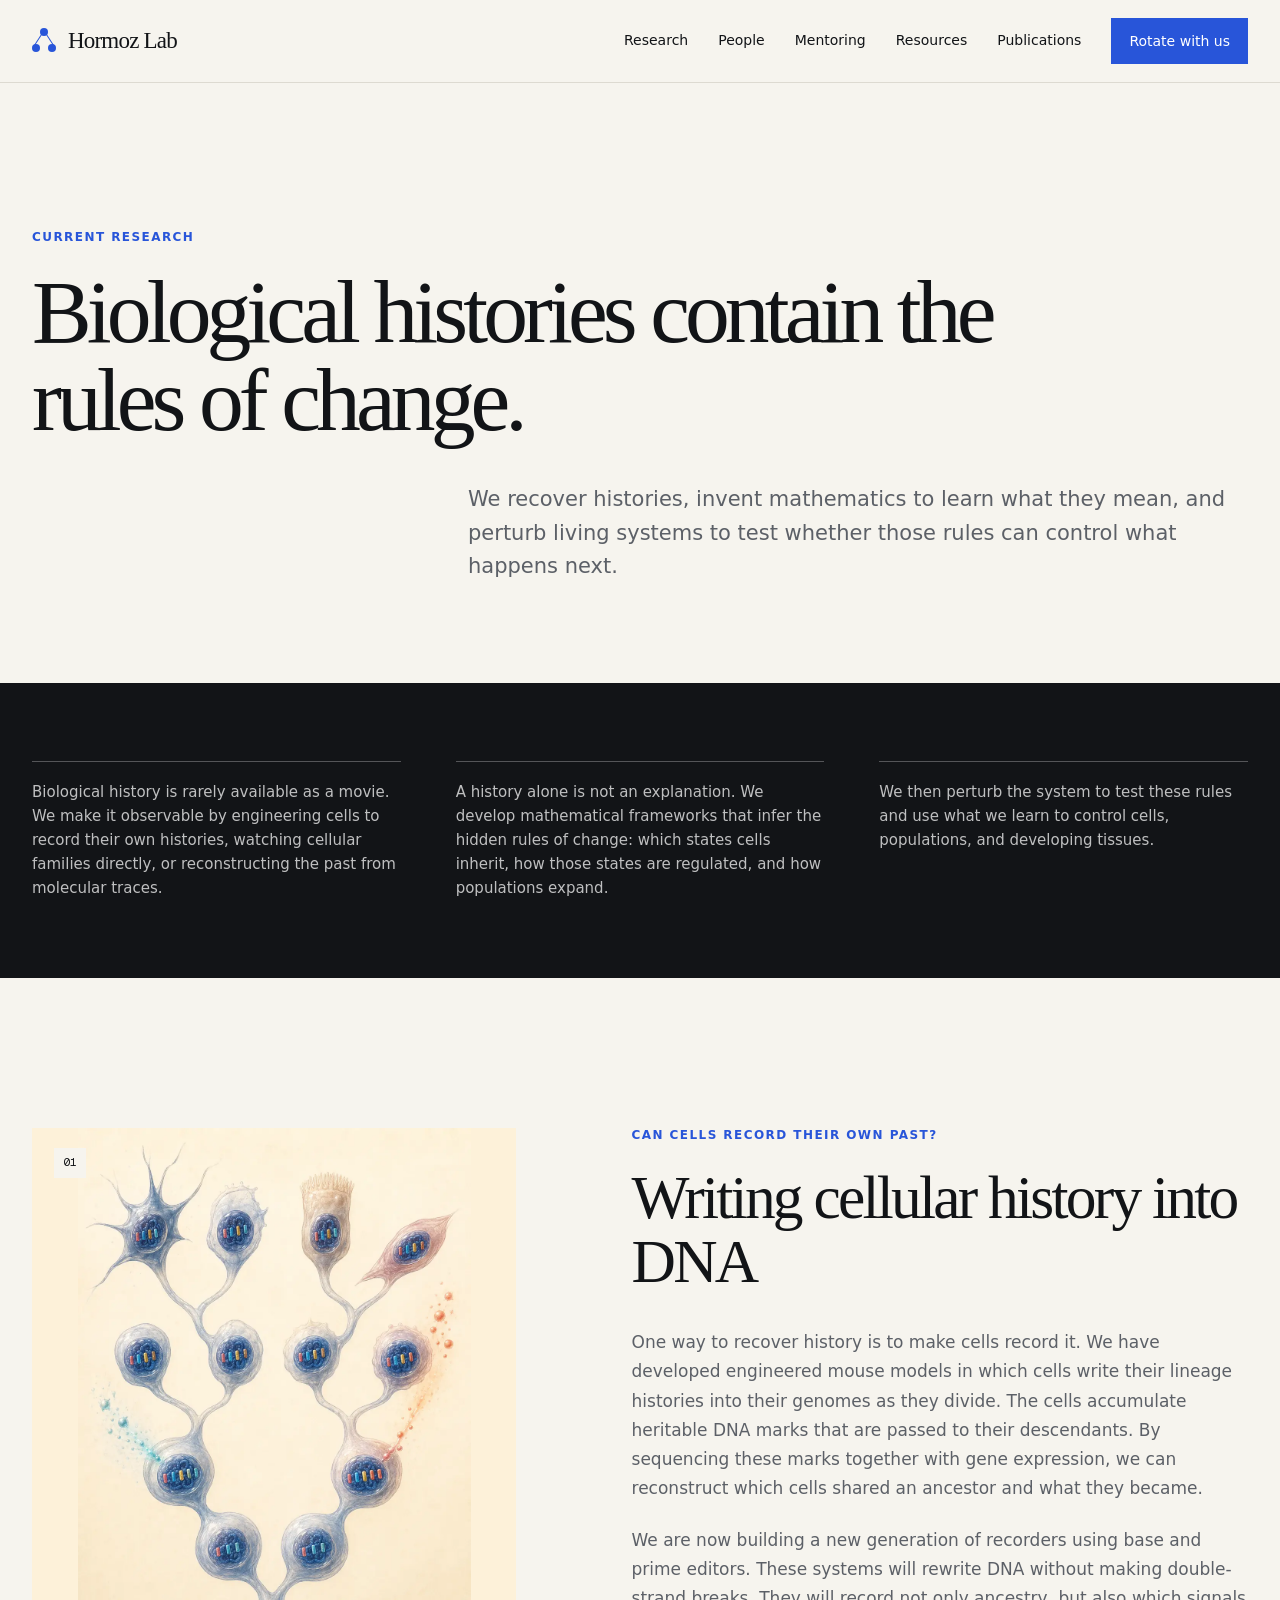
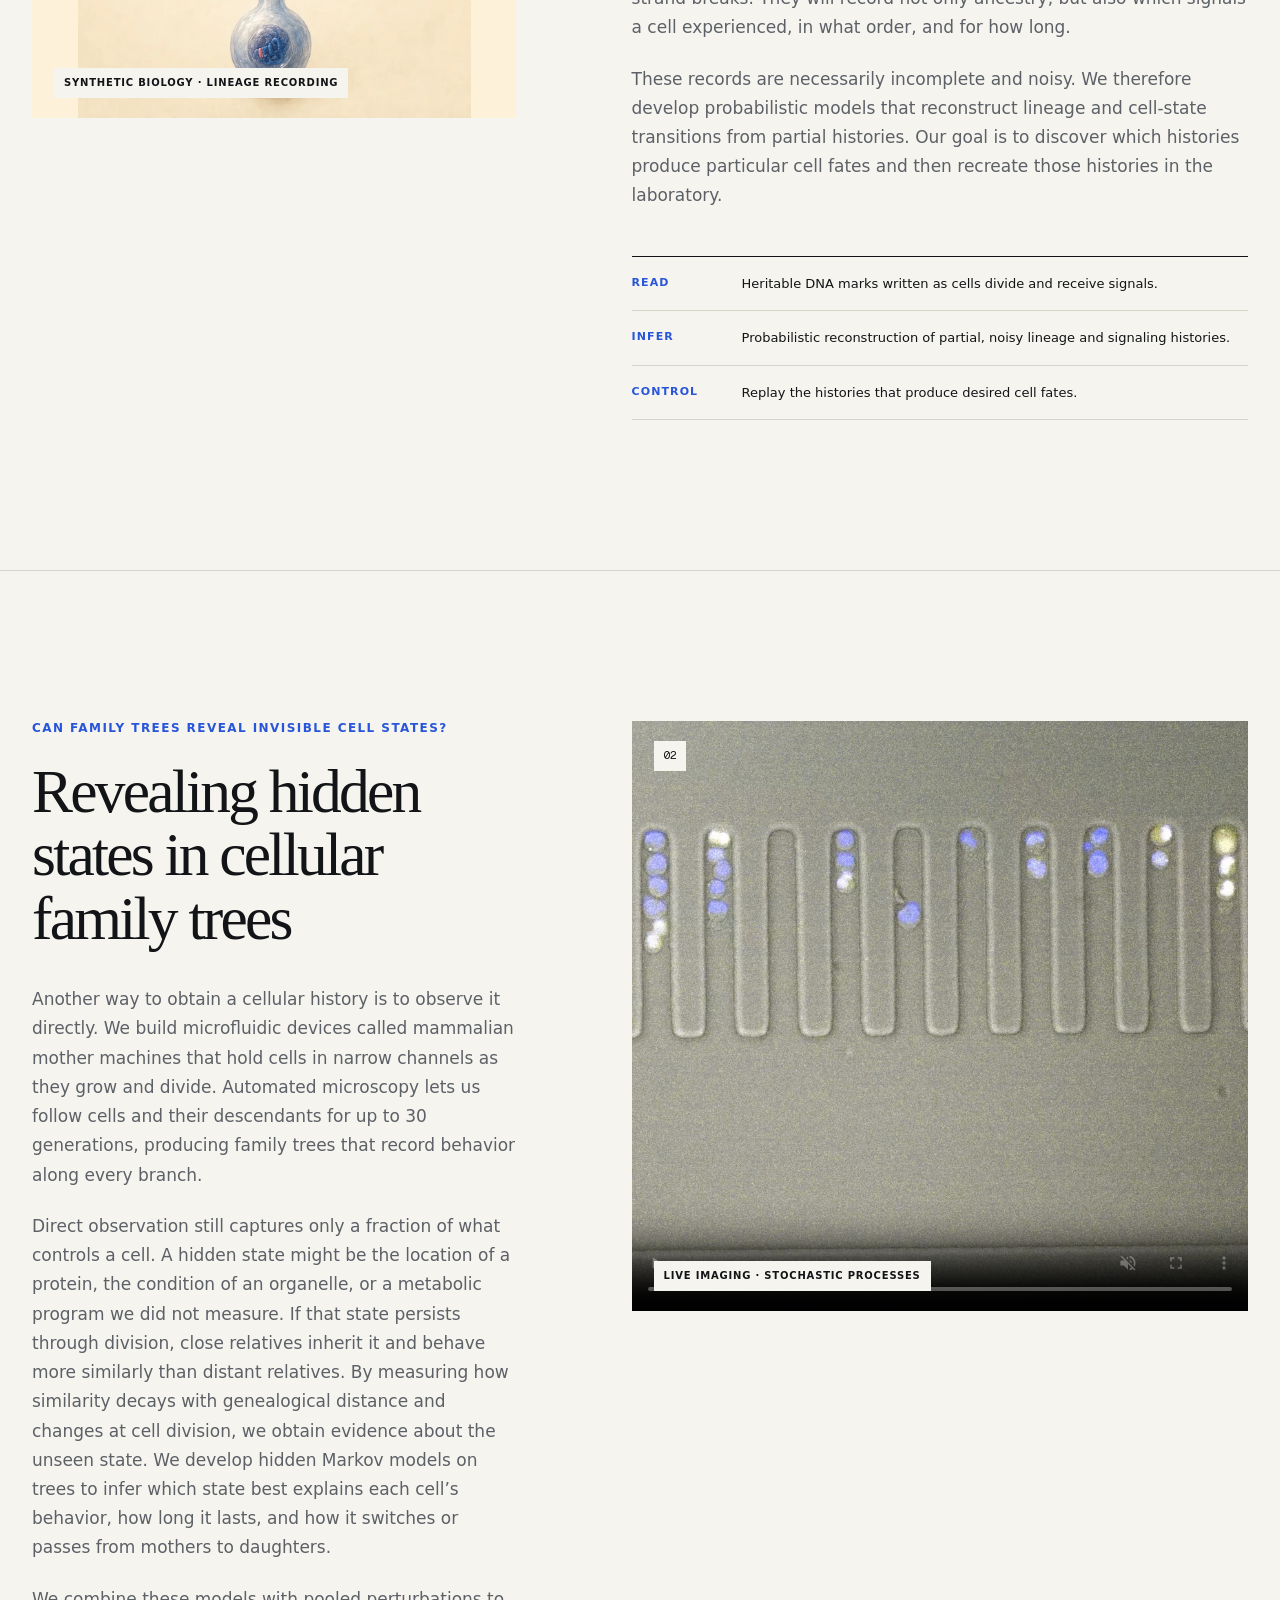
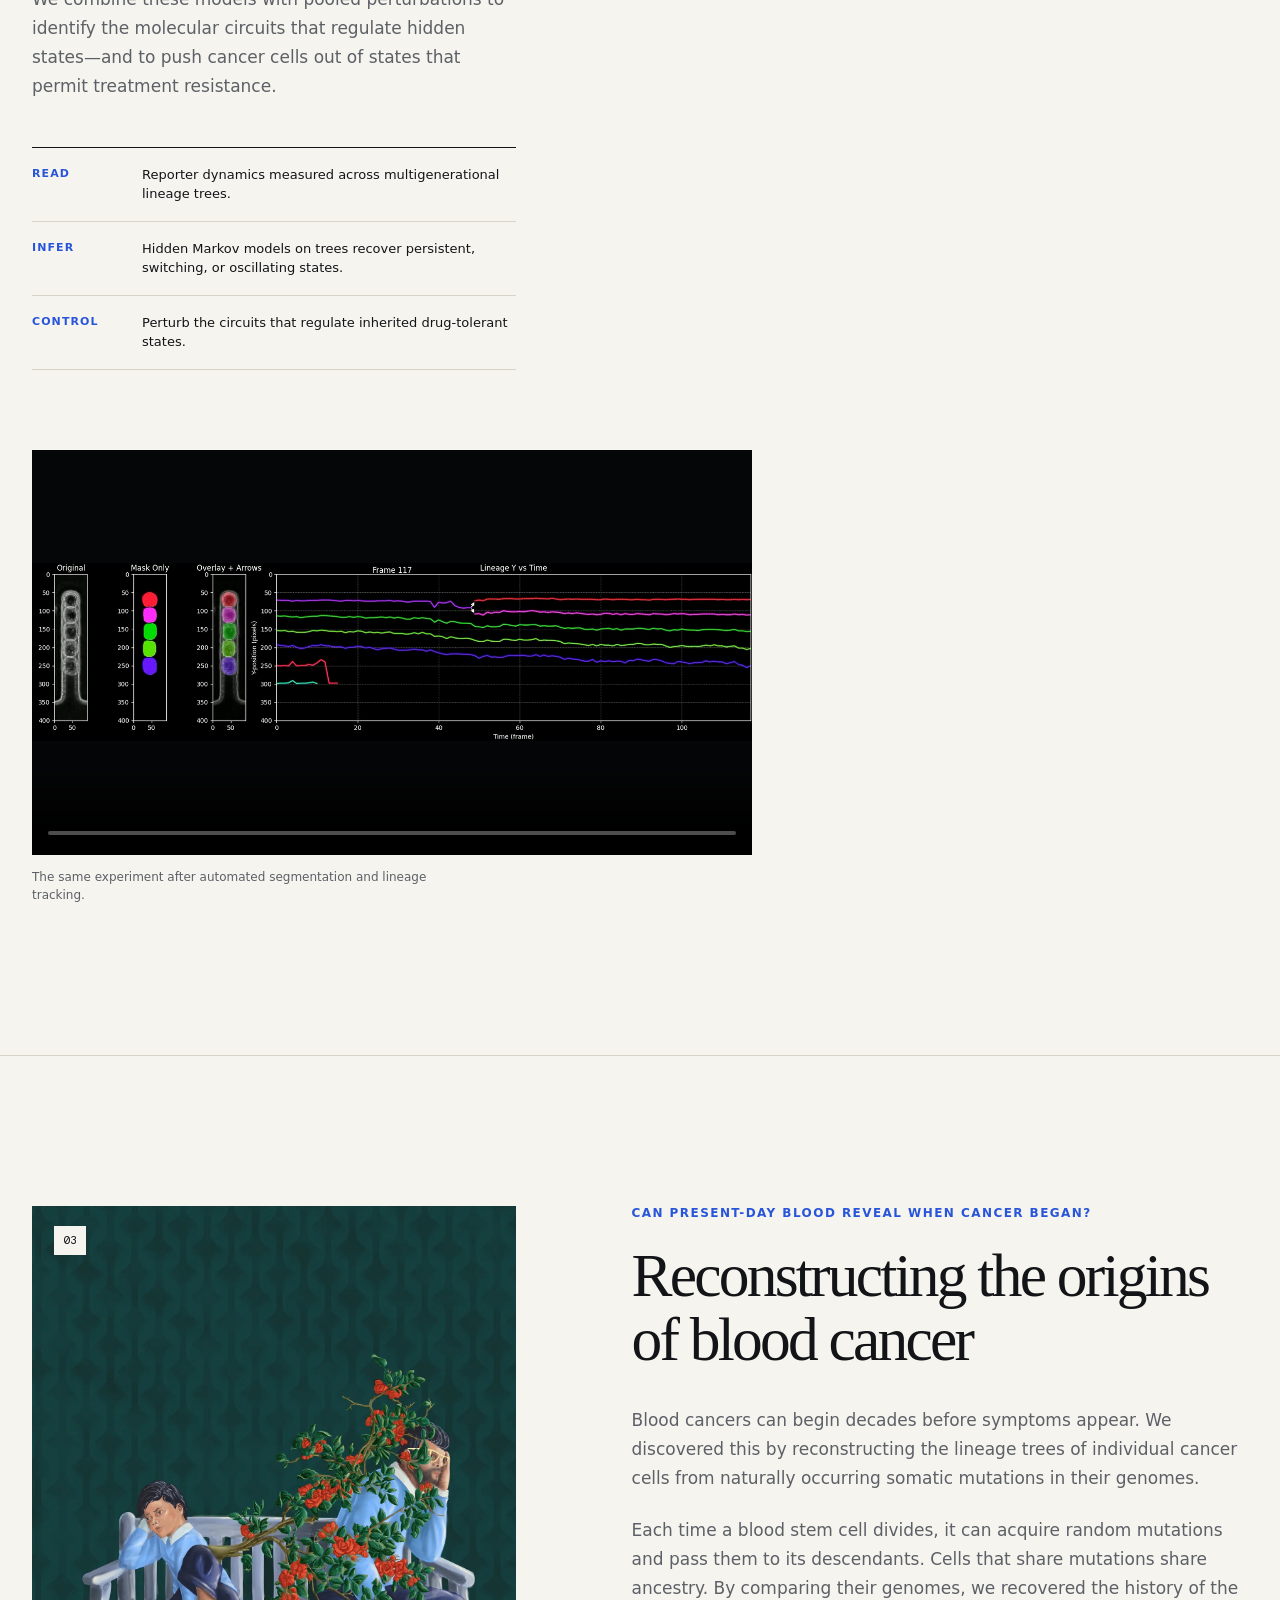
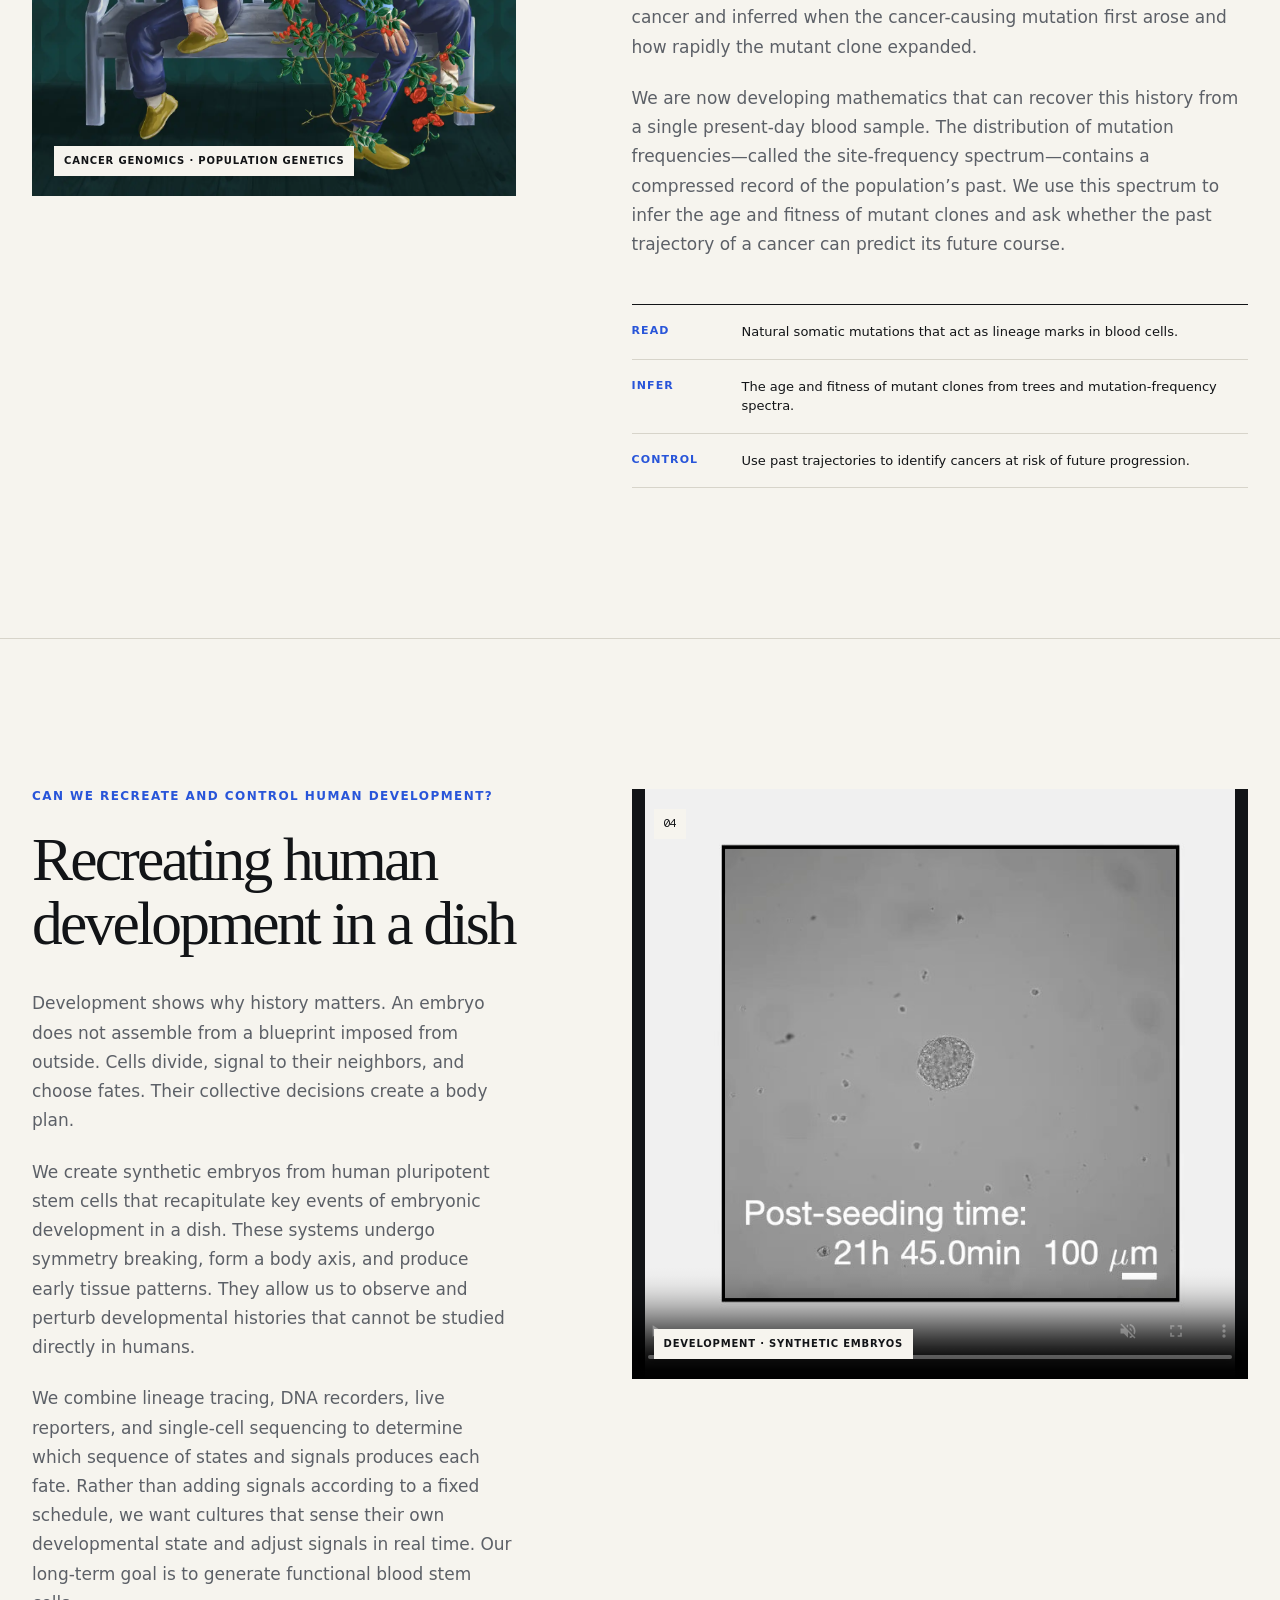
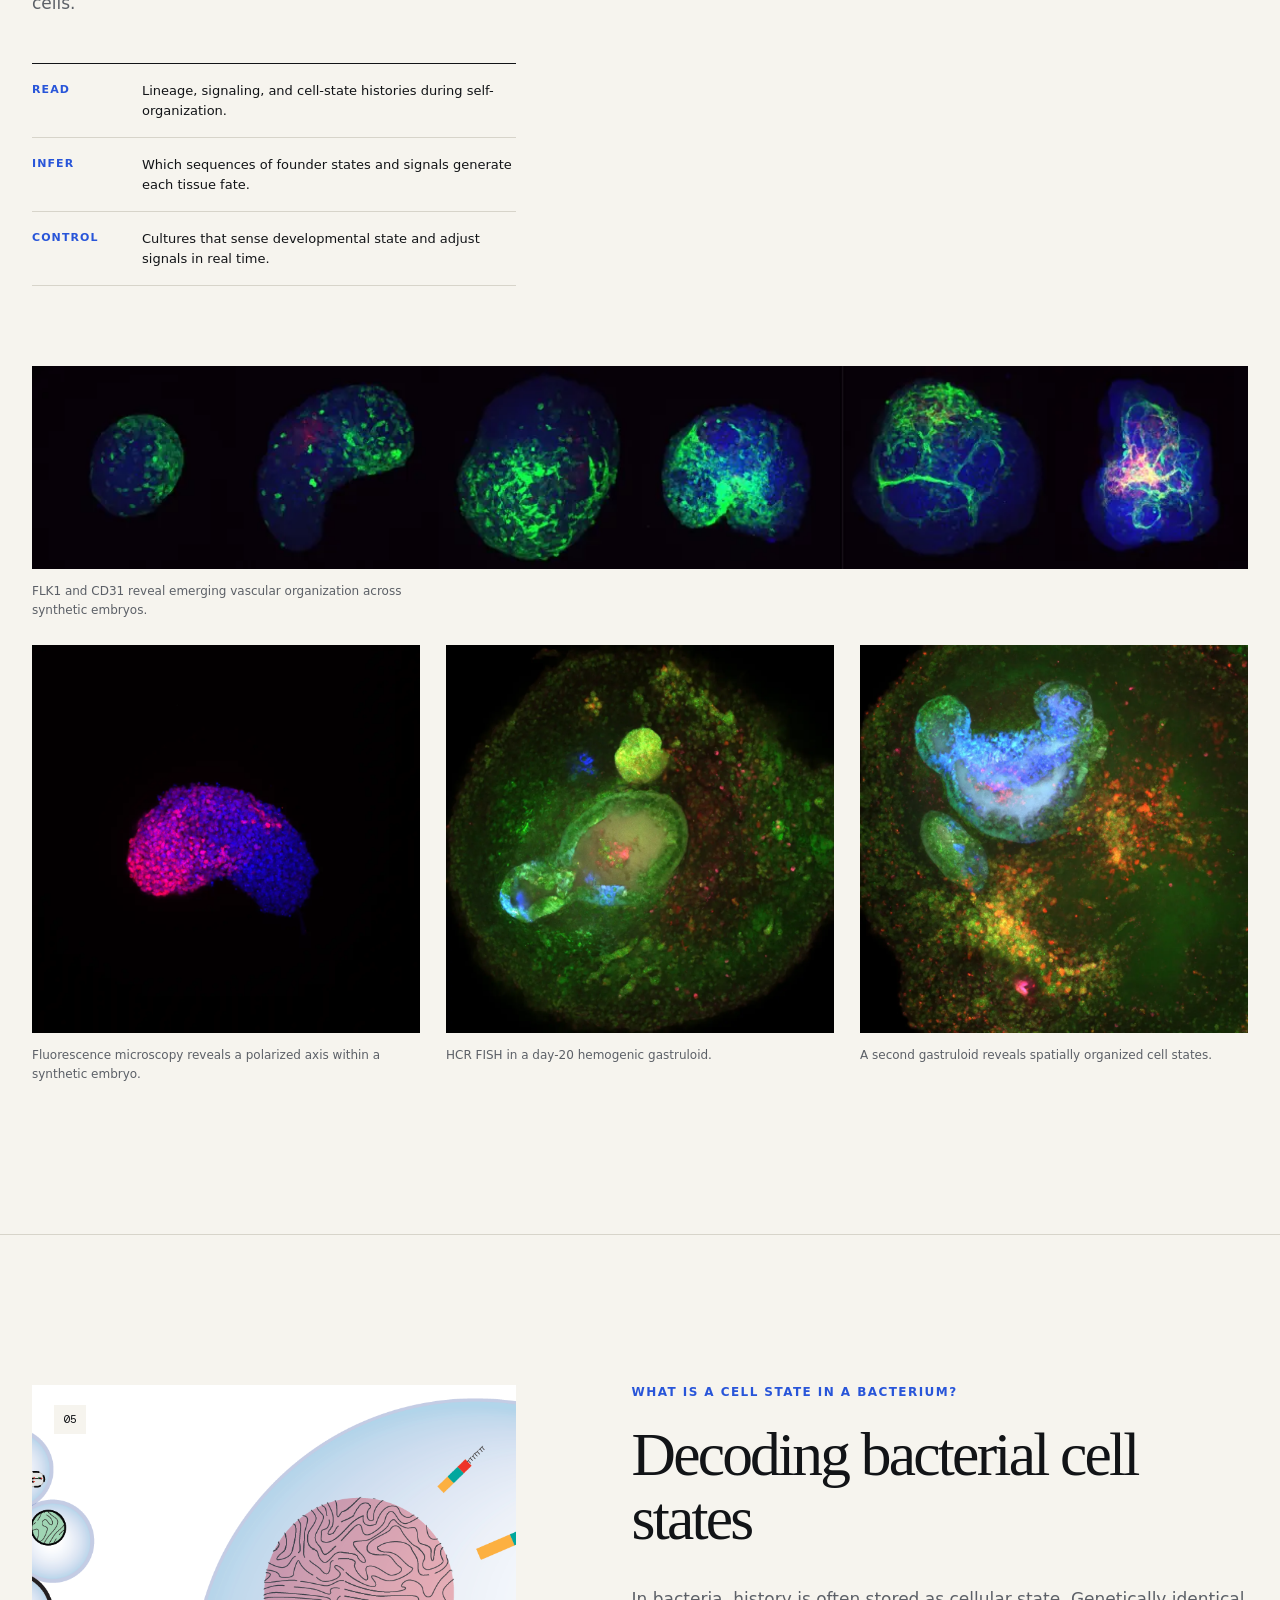
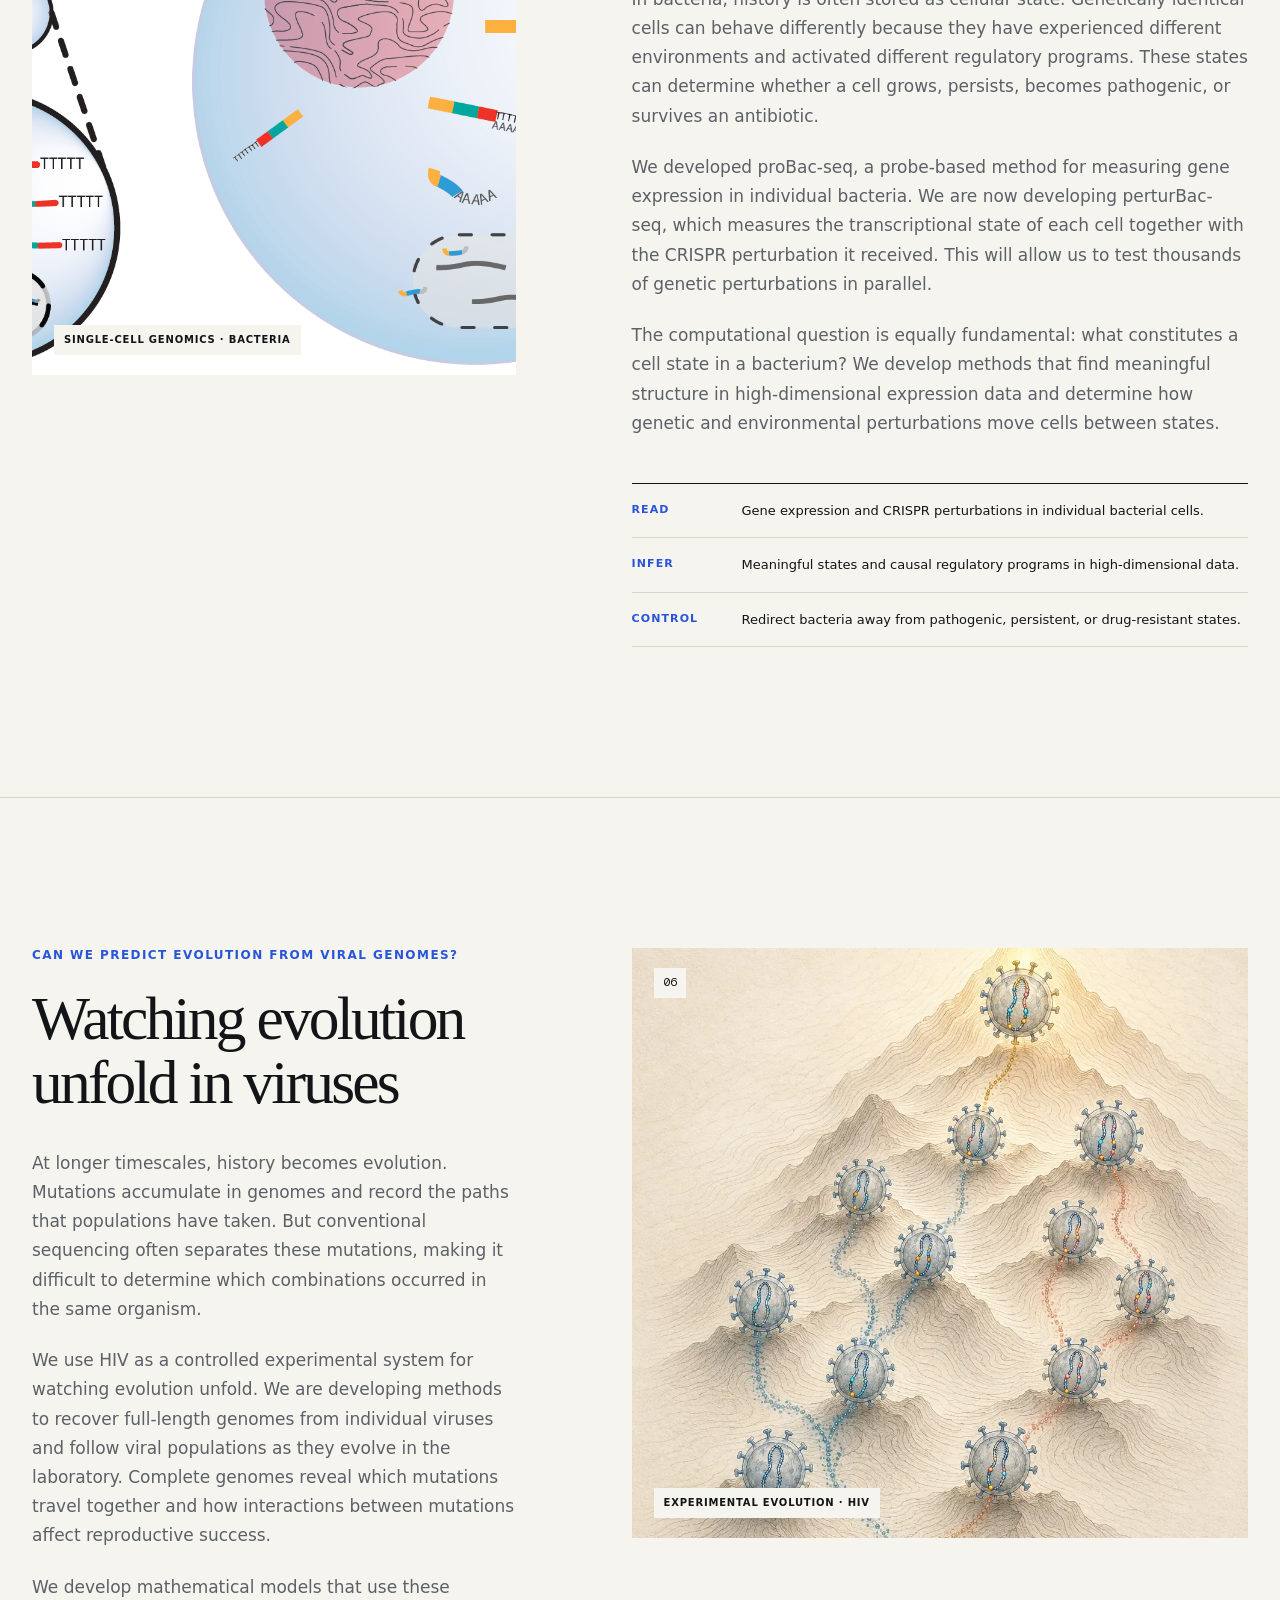
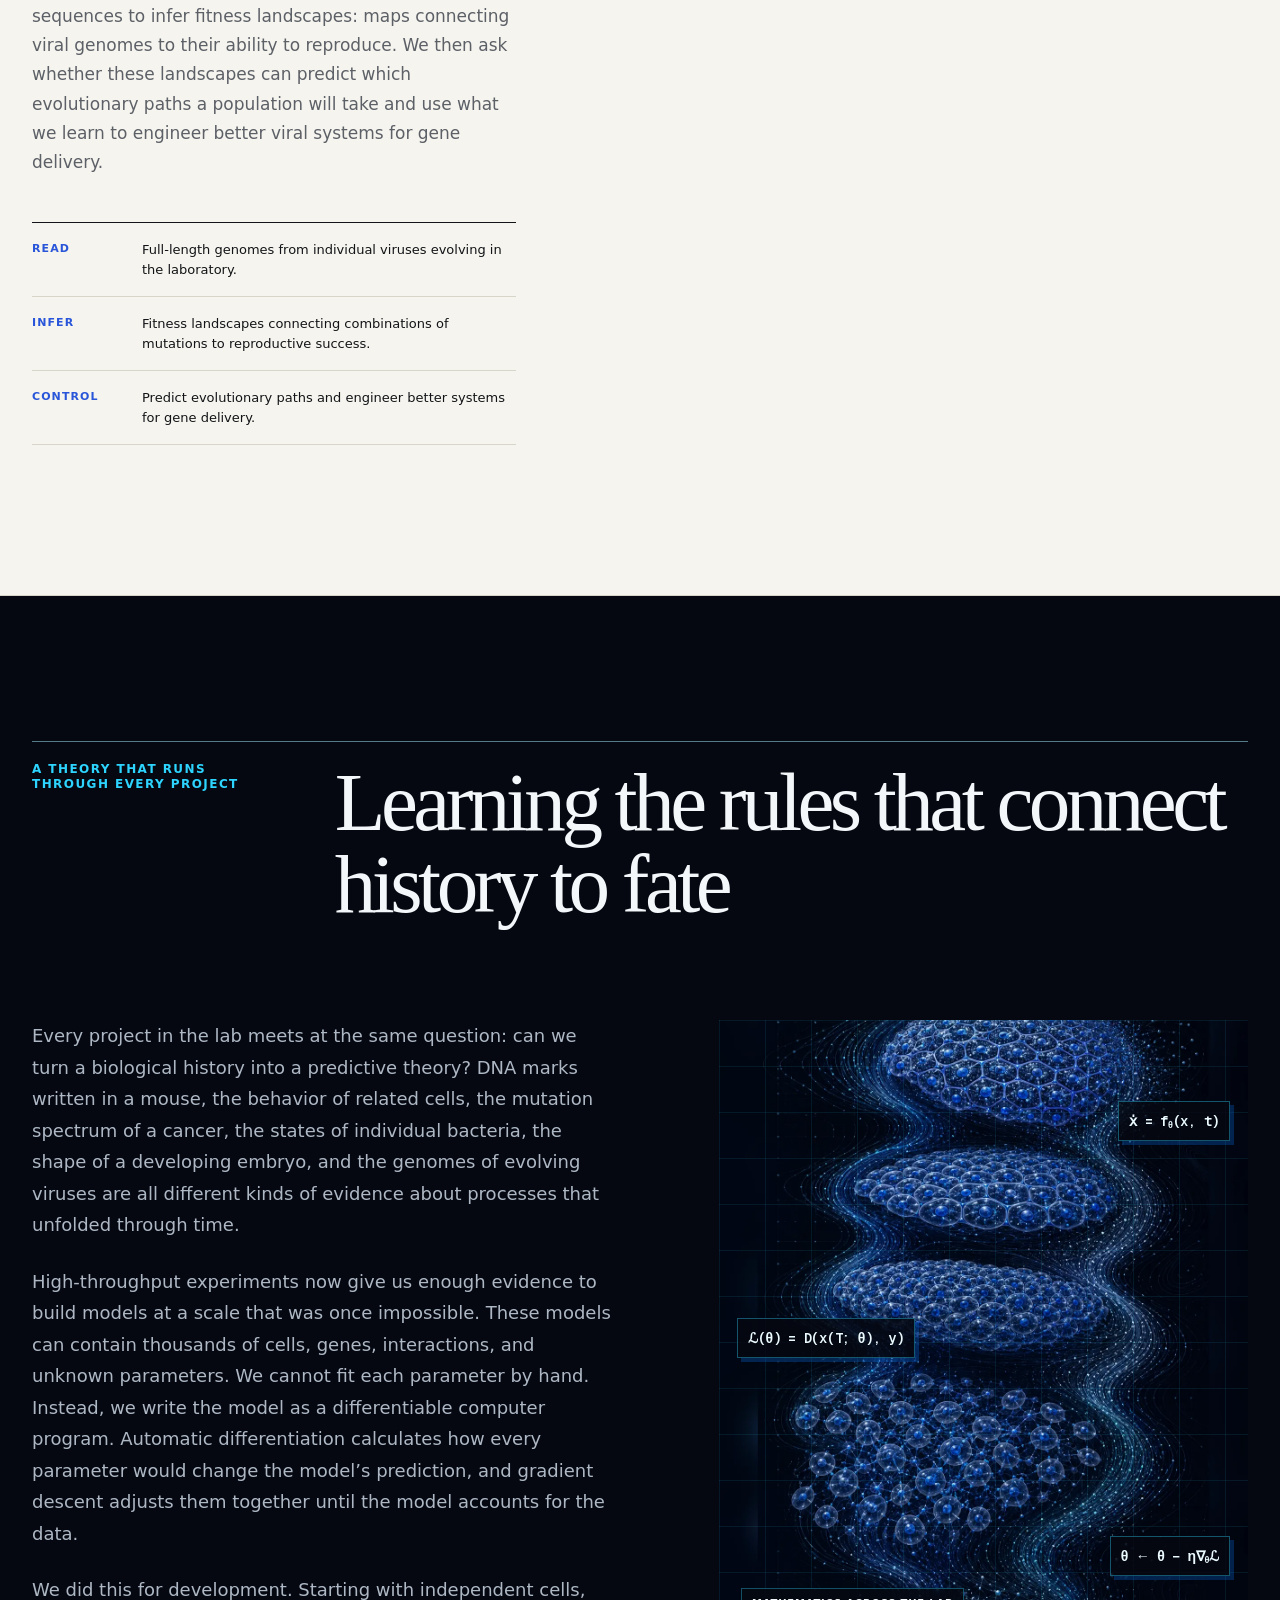
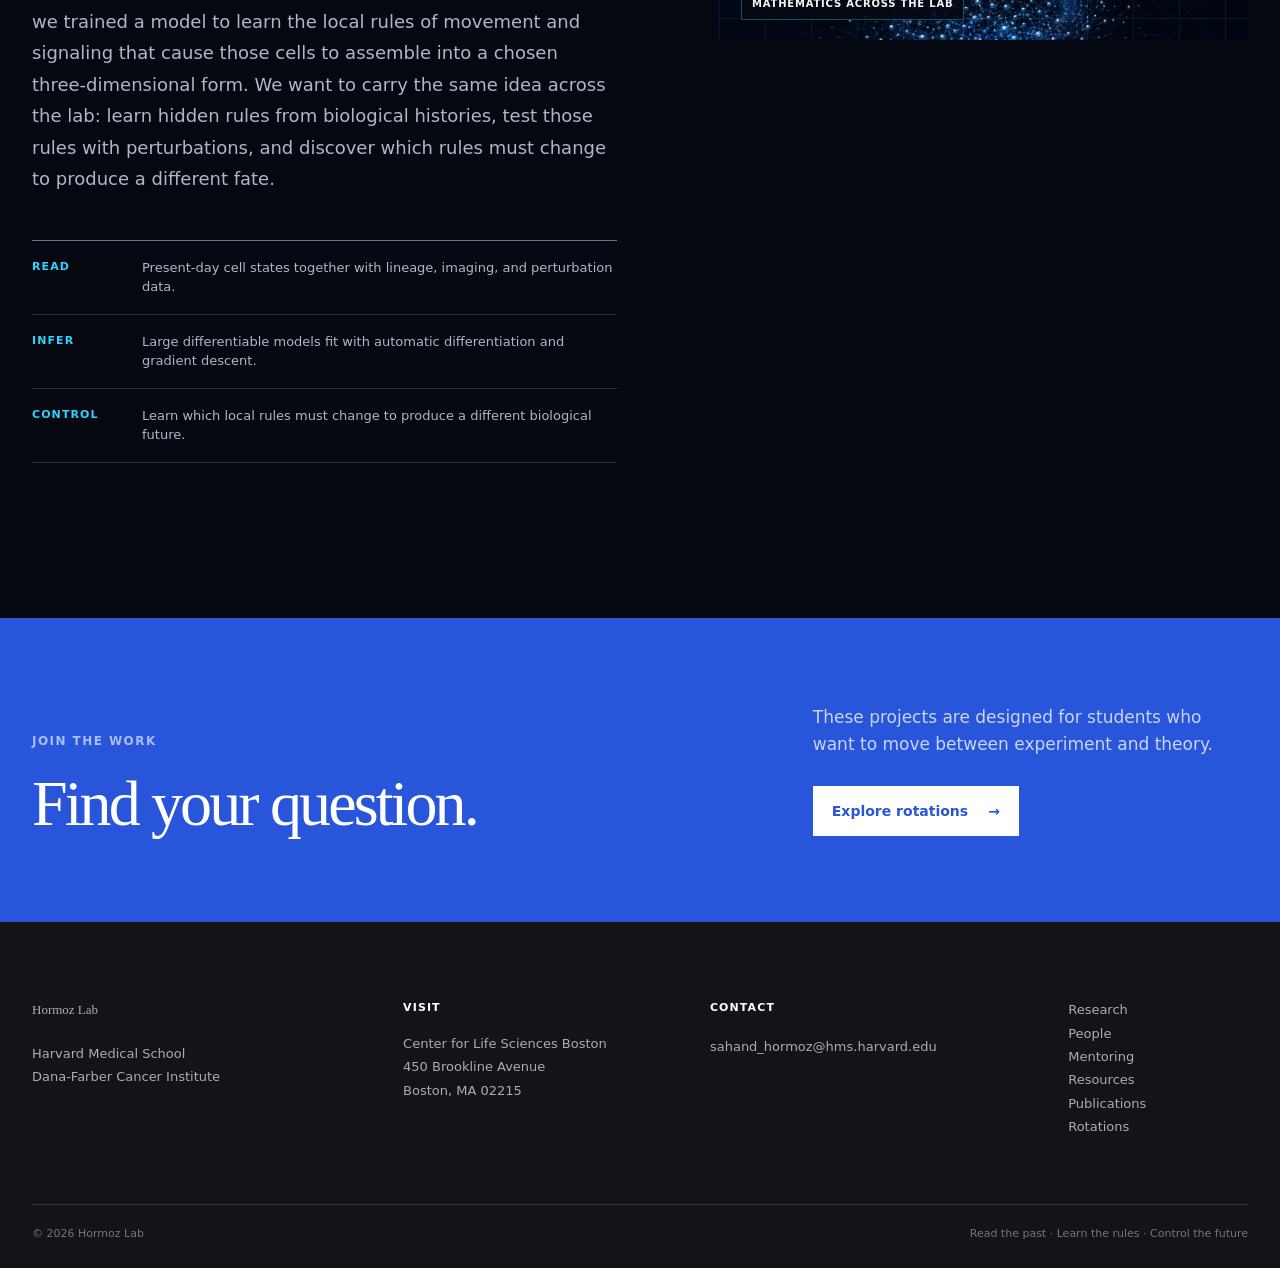
<file: research/index.html>
<!DOCTYPE html><html lang="en"><head><meta charSet="utf-8"/><meta name="viewport" content="width=device-width, initial-scale=1"/><link rel="preload" href="/media/dna-recording-history-v1.webp" as="image"/><link rel="preload" href="/media/blood-cancer-life-history.webp" as="image"/><link rel="preload" href="/media/bacterial-single-cell-rna-seq.webp" as="image"/><link rel="preload" href="/media/hiv-fitness-landscape-v1.webp" as="image"/><link rel="preload" href="/media/differentiable-large-models-dark.webp" as="image"/><link rel="stylesheet" href="/assets/index-CWhATb8L.css"/><title>Research · Hormoz Lab</title><meta name="description" content="Explore Hormoz Lab research in cellular recording, lineage inference, synthetic embryos, blood cancer, bacterial states, viral evolution, and differentiable biological models."/><meta name="application-name" content="Hormoz Lab"/><meta name="keywords" content="Hormoz Lab,Sahand Hormoz,Harvard systems biology,Dana-Farber Cancer Institute,cell lineage tracing,synthetic biology,single-cell genomics,developmental biology,computational biology,quantitative biology,biological history,graduate research rotations"/><meta name="author" content="Hormoz Lab"/><link rel="author" href="https://hormoz.dfci.harvard.edu"/><meta name="creator" content="Hormoz Lab"/><meta name="publisher" content="Hormoz Lab"/><meta name="robots" content="noindex, follow"/><meta name="googlebot" content="noindex, follow, max-image-preview:large, max-snippet:-1, max-video-preview:-1"/><meta property="og:title" content="Research · Hormoz Lab"/><meta property="og:description" content="Explore Hormoz Lab research in cellular recording, lineage inference, synthetic embryos, blood cancer, bacterial states, viral evolution, and differentiable biological models."/><meta property="og:url" content="https://hormoz.dfci.harvard.edu/research"/><meta property="og:site_name" content="Hormoz Lab"/><meta property="og:type" content="website"/><meta property="og:locale" content="en_US"/><meta property="og:image" content="https://hormoz-lab.github.io/media/sahand-hormoz-in-lab.webp"/><meta property="og:image:width" content="2048"/><meta property="og:image:height" content="1365"/><meta property="og:image:alt" content="Sahand Hormoz in the laboratory at Dana-Farber Cancer Institute"/><meta name="twitter:card" content="summary_large_image"/><meta name="twitter:title" content="Research · Hormoz Lab"/><meta name="twitter:description" content="Explore Hormoz Lab research in cellular recording, lineage inference, synthetic embryos, blood cancer, bacterial states, viral evolution, and differentiable biological models."/><meta name="twitter:image" content="https://hormoz-lab.github.io/media/sahand-hormoz-in-lab.webp"/><link rel="shortcut icon" href="/favicon.svg"/><link rel="icon" href="/favicon.svg"/><link rel="canonical" href="https://hormoz.dfci.harvard.edu/research"/><script type="application/ld+json">{"@context":"https://schema.org","@type":"ResearchOrganization","name":"Hormoz Lab","url":"https://hormoz.dfci.harvard.edu","description":"A quantitative systems biology laboratory led by Sahand Hormoz at Harvard Medical School and Dana-Farber Cancer Institute.","founder":{"@type":"Person","name":"Sahand Hormoz","jobTitle":"Associate Professor of Systems Biology","affiliation":[{"@type":"Organization","name":"Harvard Medical School"},{"@type":"Organization","name":"Dana-Farber Cancer Institute"}]},"parentOrganization":[{"@type":"Organization","name":"Harvard Medical School","url":"https://hms.harvard.edu/"},{"@type":"Organization","name":"Dana-Farber Cancer Institute","url":"https://www.dana-farber.org/"}],"sameAs":["https://github.com/hormoz-lab"]}</script>
<link rel="preload" href="/assets/_vinext_fonts/geist-8ac0455e797f/geist-ff2310f5.woff2" as="font" type="font/woff2" crossorigin />
<link rel="preload" href="/assets/_vinext_fonts/geist-8ac0455e797f/geist-875ccdd4.woff2" as="font" type="font/woff2" crossorigin />
<link rel="preload" href="/assets/_vinext_fonts/geist-8ac0455e797f/geist-52306abf.woff2" as="font" type="font/woff2" crossorigin />
<link rel="preload" href="/assets/_vinext_fonts/geist-8ac0455e797f/geist-001175b1.woff2" as="font" type="font/woff2" crossorigin />
<link rel="preload" href="/assets/_vinext_fonts/geist-8ac0455e797f/geist-98bbbccb.woff2" as="font" type="font/woff2" crossorigin />
<link rel="preload" href="/assets/_vinext_fonts/geist-mono-00e989178794/geist-mono-f6b33328.woff2" as="font" type="font/woff2" crossorigin />
<link rel="preload" href="/assets/_vinext_fonts/geist-mono-00e989178794/geist-mono-44e03052.woff2" as="font" type="font/woff2" crossorigin />
<link rel="preload" href="/assets/_vinext_fonts/geist-mono-00e989178794/geist-mono-0638449e.woff2" as="font" type="font/woff2" crossorigin />
<link rel="preload" href="/assets/_vinext_fonts/geist-mono-00e989178794/geist-mono-971fb274.woff2" as="font" type="font/woff2" crossorigin />
<link rel="preload" href="/assets/_vinext_fonts/geist-mono-00e989178794/geist-mono-44745446.woff2" as="font" type="font/woff2" crossorigin />
<link rel="preload" href="/assets/_vinext_fonts/geist-mono-00e989178794/geist-mono-013b2f2f.woff2" as="font" type="font/woff2" crossorigin />
<style data-vinext-fonts>/* cyrillic-ext */
@font-face {
  font-family: 'Geist';
  font-style: normal;
  font-weight: 100 900;
  font-display: swap;
  src: url(/assets/_vinext_fonts/geist-8ac0455e797f/geist-ff2310f5.woff2) format('woff2');
  unicode-range: U+0460-052F, U+1C80-1C8A, U+20B4, U+2DE0-2DFF, U+A640-A69F, U+FE2E-FE2F;
}
/* cyrillic */
@font-face {
  font-family: 'Geist';
  font-style: normal;
  font-weight: 100 900;
  font-display: swap;
  src: url(/assets/_vinext_fonts/geist-8ac0455e797f/geist-875ccdd4.woff2) format('woff2');
  unicode-range: U+0301, U+0400-045F, U+0490-0491, U+04B0-04B1, U+2116;
}
/* vietnamese */
@font-face {
  font-family: 'Geist';
  font-style: normal;
  font-weight: 100 900;
  font-display: swap;
  src: url(/assets/_vinext_fonts/geist-8ac0455e797f/geist-52306abf.woff2) format('woff2');
  unicode-range: U+0102-0103, U+0110-0111, U+0128-0129, U+0168-0169, U+01A0-01A1, U+01AF-01B0, U+0300-0301, U+0303-0304, U+0308-0309, U+0323, U+0329, U+1EA0-1EF9, U+20AB;
}
/* latin-ext */
@font-face {
  font-family: 'Geist';
  font-style: normal;
  font-weight: 100 900;
  font-display: swap;
  src: url(/assets/_vinext_fonts/geist-8ac0455e797f/geist-001175b1.woff2) format('woff2');
  unicode-range: U+0100-02BA, U+02BD-02C5, U+02C7-02CC, U+02CE-02D7, U+02DD-02FF, U+0304, U+0308, U+0329, U+1D00-1DBF, U+1E00-1E9F, U+1EF2-1EFF, U+2020, U+20A0-20AB, U+20AD-20C0, U+2113, U+2C60-2C7F, U+A720-A7FF;
}
/* latin */
@font-face {
  font-family: 'Geist';
  font-style: normal;
  font-weight: 100 900;
  font-display: swap;
  src: url(/assets/_vinext_fonts/geist-8ac0455e797f/geist-98bbbccb.woff2) format('woff2');
  unicode-range: U+0000-00FF, U+0131, U+0152-0153, U+02BB-02BC, U+02C6, U+02DA, U+02DC, U+0304, U+0308, U+0329, U+2000-206F, U+20AC, U+2122, U+2191, U+2193, U+2212, U+2215, U+FEFF, U+FFFD;
}

.__font_geist_0v84xvc { font-family: 'Geist', sans-serif; }

.__variable_geist_0v84xvc { --font-geist-sans: 'Geist', sans-serif; }

/* cyrillic-ext */
@font-face {
  font-family: 'Geist Mono';
  font-style: normal;
  font-weight: 100 900;
  font-display: swap;
  src: url(/assets/_vinext_fonts/geist-mono-00e989178794/geist-mono-f6b33328.woff2) format('woff2');
  unicode-range: U+0460-052F, U+1C80-1C8A, U+20B4, U+2DE0-2DFF, U+A640-A69F, U+FE2E-FE2F;
}
/* cyrillic */
@font-face {
  font-family: 'Geist Mono';
  font-style: normal;
  font-weight: 100 900;
  font-display: swap;
  src: url(/assets/_vinext_fonts/geist-mono-00e989178794/geist-mono-44e03052.woff2) format('woff2');
  unicode-range: U+0301, U+0400-045F, U+0490-0491, U+04B0-04B1, U+2116;
}
/* symbols2 */
@font-face {
  font-family: 'Geist Mono';
  font-style: normal;
  font-weight: 100 900;
  font-display: swap;
  src: url(/assets/_vinext_fonts/geist-mono-00e989178794/geist-mono-0638449e.woff2) format('woff2');
  unicode-range: U+2000-2001, U+2004-2008, U+200A, U+23B8-23BD, U+2500-259F;
}
/* vietnamese */
@font-face {
  font-family: 'Geist Mono';
  font-style: normal;
  font-weight: 100 900;
  font-display: swap;
  src: url(/assets/_vinext_fonts/geist-mono-00e989178794/geist-mono-971fb274.woff2) format('woff2');
  unicode-range: U+0102-0103, U+0110-0111, U+0128-0129, U+0168-0169, U+01A0-01A1, U+01AF-01B0, U+0300-0301, U+0303-0304, U+0308-0309, U+0323, U+0329, U+1EA0-1EF9, U+20AB;
}
/* latin-ext */
@font-face {
  font-family: 'Geist Mono';
  font-style: normal;
  font-weight: 100 900;
  font-display: swap;
  src: url(/assets/_vinext_fonts/geist-mono-00e989178794/geist-mono-44745446.woff2) format('woff2');
  unicode-range: U+0100-02BA, U+02BD-02C5, U+02C7-02CC, U+02CE-02D7, U+02DD-02FF, U+0304, U+0308, U+0329, U+1D00-1DBF, U+1E00-1E9F, U+1EF2-1EFF, U+2020, U+20A0-20AB, U+20AD-20C0, U+2113, U+2C60-2C7F, U+A720-A7FF;
}
/* latin */
@font-face {
  font-family: 'Geist Mono';
  font-style: normal;
  font-weight: 100 900;
  font-display: swap;
  src: url(/assets/_vinext_fonts/geist-mono-00e989178794/geist-mono-013b2f2f.woff2) format('woff2');
  unicode-range: U+0000-00FF, U+0131, U+0152-0153, U+02BB-02BC, U+02C6, U+02DA, U+02DC, U+0304, U+0308, U+0329, U+2000-206F, U+20AC, U+2122, U+2191, U+2193, U+2212, U+2215, U+FEFF, U+FFFD;
}

.__font_geist_mono_03ghzxh { font-family: 'Geist Mono', sans-serif; }

.__variable_geist_mono_03ghzxh { --font-geist-mono: 'Geist Mono', sans-serif; }
</style>
</head><body class="__variable_geist_0v84xvc __variable_geist_mono_03ghzxh"><header class="site-header"><div class="shell header-inner"><a href="/" class="wordmark" aria-label="Hormoz Lab home"><span class="wordmark-mark" aria-hidden="true"><i></i><i></i><i></i></span><span>Hormoz Lab</span></a><nav class="desktop-nav" aria-label="Primary navigation"><a href="/research">Research</a><a href="/people">People</a><a href="/mentoring">Mentoring</a><a href="/resources">Resources</a><a href="/publications">Publications</a><a class="nav-cta" href="/rotations">Rotate with us</a></nav><details class="mobile-nav"><summary>Menu</summary><nav aria-label="Mobile navigation"><a href="/research">Research</a><a href="/people">People</a><a href="/mentoring">Mentoring</a><a href="/resources">Resources</a><a href="/publications">Publications</a><a href="/rotations">Rotate with us</a></nav></details></div></header><main><section class="page-hero shell"><p class="eyebrow">Current research</p><h1>Biological histories contain the rules of change.</h1><p>We recover histories, invent mathematics to learn what they mean, and perturb living systems to test whether those rules can control what happens next.</p></section><section class="research-manifesto"><div class="shell manifesto-grid"><p>Biological history is rarely available as a movie. We make it observable by engineering cells to record their own histories, watching cellular families directly, or reconstructing the past from molecular traces.</p><p>A history alone is not an explanation. We develop mathematical frameworks that infer the hidden rules of change: which states cells inherit, how those states are regulated, and how populations expand.</p><p>We then perturb the system to test these rules and use what we learn to control cells, populations, and developing tissues.</p></div></section><div class="research-list"><section class="research-project " id="dna-recorders"><div class="shell research-project-grid"><div class="research-media project-art-record media-fit-contain"><img src="/media/dna-recording-history-v1.webp" alt="A branching cell lineage whose descendants inherit and accumulate distinct marks in their DNA"/><span class="research-number">0<!-- -->1</span><p>Synthetic biology · Lineage recording</p></div><div class="research-copy"><p class="section-kicker">Can cells record their own past?</p><h2>Writing cellular history into DNA</h2><p>One way to recover history is to make cells record it. We have developed engineered mouse models in which cells write their lineage histories into their genomes as they divide. The cells accumulate heritable DNA marks that are passed to their descendants. By sequencing these marks together with gene expression, we can reconstruct which cells shared an ancestor and what they became.</p><p>We are now building a new generation of recorders using base and prime editors. These systems will rewrite DNA without making double-strand breaks. They will record not only ancestry, but also which signals a cell experienced, in what order, and for how long.</p><p>These records are necessarily incomplete and noisy. We therefore develop probabilistic models that reconstruct lineage and cell-state transitions from partial histories. Our goal is to discover which histories produce particular cell fates and then recreate those histories in the laboratory.</p><div class="ric-grid"><div><span>Read</span><p>Heritable DNA marks written as cells divide and receive signals.</p></div><div><span>Infer</span><p>Probabilistic reconstruction of partial, noisy lineage and signaling histories.</p></div><div><span>Control</span><p>Replay the histories that produce desired cell fates.</p></div></div></div></div></section><section class="research-project research-project-reverse" id="hidden-states"><div class="shell research-project-grid"><div class="research-media project-art-hidden media-fit-cover"><video loop="" muted="" playsInline="" preload="metadata" poster="/media/mother-machine-poster.jpg" aria-label="Time-lapse microscopy of L1210 leukemia cells in a mammalian mother machine" controls=""><source src="/media/mother-machine.mp4" type="video/mp4"/></video><span class="research-number">0<!-- -->2</span><p>Live imaging · Stochastic processes</p></div><div class="research-copy"><p class="section-kicker">Can family trees reveal invisible cell states?</p><h2>Revealing hidden states in cellular family trees</h2><p>Another way to obtain a cellular history is to observe it directly. We build microfluidic devices called mammalian mother machines that hold cells in narrow channels as they grow and divide. Automated microscopy lets us follow cells and their descendants for up to 30 generations, producing family trees that record behavior along every branch.</p><p>Direct observation still captures only a fraction of what controls a cell. A hidden state might be the location of a protein, the condition of an organelle, or a metabolic program we did not measure. If that state persists through division, close relatives inherit it and behave more similarly than distant relatives. By measuring how similarity decays with genealogical distance and changes at cell division, we obtain evidence about the unseen state. We develop hidden Markov models on trees to infer which state best explains each cell’s behavior, how long it lasts, and how it switches or passes from mothers to daughters.</p><p>We combine these models with pooled perturbations to identify the molecular circuits that regulate hidden states—and to push cancer cells out of states that permit treatment resistance.</p><div class="ric-grid"><div><span>Read</span><p>Reporter dynamics measured across multigenerational lineage trees.</p></div><div><span>Infer</span><p>Hidden Markov models on trees recover persistent, switching, or oscillating states.</p></div><div><span>Control</span><p>Perturb the circuits that regulate inherited drug-tolerant states.</p></div></div></div></div><div class="shell research-supporting-media media-count-1 project-supporting-hidden-states"><figure><div class="supporting-media-frame supporting-media-video"><video controls="" muted="" playsInline="" preload="metadata" poster="/media/cell-tracking-poster.jpg" aria-label="Automated tracking of cells through a multigenerational lineage"><source src="/media/cell-tracking.mp4" type="video/mp4"/></video></div><figcaption>The same experiment after automated segmentation and lineage tracking.</figcaption></figure></div></section><section class="research-project " id="blood-cancer"><div class="shell research-project-grid"><div class="research-media project-art-cancer media-fit-cover"><img src="/media/blood-cancer-life-history.webp" alt="An illustrated child and adult joined by flowering branches, representing a cancer lineage growing across decades"/><span class="research-number">0<!-- -->3</span><p>Cancer genomics · Population genetics</p></div><div class="research-copy"><p class="section-kicker">Can present-day blood reveal when cancer began?</p><h2>Reconstructing the origins of blood cancer</h2><p>Blood cancers can begin decades before symptoms appear. We discovered this by reconstructing the lineage trees of individual cancer cells from naturally occurring somatic mutations in their genomes.</p><p>Each time a blood stem cell divides, it can acquire random mutations and pass them to its descendants. Cells that share mutations share ancestry. By comparing their genomes, we recovered the history of the cancer and inferred when the cancer-causing mutation first arose and how rapidly the mutant clone expanded.</p><p>We are now developing mathematics that can recover this history from a single present-day blood sample. The distribution of mutation frequencies—called the site-frequency spectrum—contains a compressed record of the population’s past. We use this spectrum to infer the age and fitness of mutant clones and ask whether the past trajectory of a cancer can predict its future course.</p><div class="ric-grid"><div><span>Read</span><p>Natural somatic mutations that act as lineage marks in blood cells.</p></div><div><span>Infer</span><p>The age and fitness of mutant clones from trees and mutation-frequency spectra.</p></div><div><span>Control</span><p>Use past trajectories to identify cancers at risk of future progression.</p></div></div></div></div></section><section class="research-project research-project-reverse" id="synthetic-embryos"><div class="shell research-project-grid"><div class="research-media project-art-embryo media-fit-contain"><video loop="" muted="" playsInline="" preload="metadata" poster="/media/gastruloid-development-poster.jpg" aria-label="A human gastruloid changing shape over four days in culture" controls=""><source src="/media/gastruloid-development.mp4" type="video/mp4"/></video><span class="research-number">0<!-- -->4</span><p>Development · Synthetic embryos</p></div><div class="research-copy"><p class="section-kicker">Can we recreate and control human development?</p><h2>Recreating human development in a dish</h2><p>Development shows why history matters. An embryo does not assemble from a blueprint imposed from outside. Cells divide, signal to their neighbors, and choose fates. Their collective decisions create a body plan.</p><p>We create synthetic embryos from human pluripotent stem cells that recapitulate key events of embryonic development in a dish. These systems undergo symmetry breaking, form a body axis, and produce early tissue patterns. They allow us to observe and perturb developmental histories that cannot be studied directly in humans.</p><p>We combine lineage tracing, DNA recorders, live reporters, and single-cell sequencing to determine which sequence of states and signals produces each fate. Rather than adding signals according to a fixed schedule, we want cultures that sense their own developmental state and adjust signals in real time. Our long-term goal is to generate functional blood stem cells.</p><div class="ric-grid"><div><span>Read</span><p>Lineage, signaling, and cell-state histories during self-organization.</p></div><div><span>Infer</span><p>Which sequences of founder states and signals generate each tissue fate.</p></div><div><span>Control</span><p>Cultures that sense developmental state and adjust signals in real time.</p></div></div></div></div><div class="shell research-supporting-media media-count-4 project-supporting-synthetic-embryos"><figure><div class="supporting-media-frame supporting-media-image"><img src="/media/gastruloid-flk1-cd31.webp" alt="Six fluorescence images of synthetic embryos stained for FLK1 and CD31" loading="lazy"/></div><figcaption>FLK1 and CD31 reveal emerging vascular organization across synthetic embryos.</figcaption></figure><figure><div class="supporting-media-frame supporting-media-image"><img src="/media/polarized-gastruloid.webp" alt="Fluorescence microscopy of a synthetic embryo with spatially polarized magenta and blue domains" loading="lazy"/></div><figcaption>Fluorescence microscopy reveals a polarized axis within a synthetic embryo.</figcaption></figure><figure><div class="supporting-media-frame supporting-media-image"><img src="/media/hemogenic-gastruloid-hcr-1.webp" alt="HCR FISH in a day-20 hemogenic gastruloid" loading="lazy"/></div><figcaption>HCR FISH in a day-20 hemogenic gastruloid.</figcaption></figure><figure><div class="supporting-media-frame supporting-media-image"><img src="/media/hemogenic-gastruloid-hcr-2.webp" alt="A second day-20 hemogenic gastruloid imaged by HCR FISH" loading="lazy"/></div><figcaption>A second gastruloid reveals spatially organized cell states.</figcaption></figure></div></section><section class="research-project " id="bacteria"><div class="shell research-project-grid"><div class="research-media project-art-bacteria media-fit-cover"><img src="/media/bacterial-single-cell-rna-seq.webp" alt="Single-cell bacterial RNA sequencing data"/><span class="research-number">0<!-- -->5</span><p>Single-cell genomics · Bacteria</p></div><div class="research-copy"><p class="section-kicker">What is a cell state in a bacterium?</p><h2>Decoding bacterial cell states</h2><p>In bacteria, history is often stored as cellular state. Genetically identical cells can behave differently because they have experienced different environments and activated different regulatory programs. These states can determine whether a cell grows, persists, becomes pathogenic, or survives an antibiotic.</p><p>We developed proBac-seq, a probe-based method for measuring gene expression in individual bacteria. We are now developing perturBac-seq, which measures the transcriptional state of each cell together with the CRISPR perturbation it received. This will allow us to test thousands of genetic perturbations in parallel.</p><p>The computational question is equally fundamental: what constitutes a cell state in a bacterium? We develop methods that find meaningful structure in high-dimensional expression data and determine how genetic and environmental perturbations move cells between states.</p><div class="ric-grid"><div><span>Read</span><p>Gene expression and CRISPR perturbations in individual bacterial cells.</p></div><div><span>Infer</span><p>Meaningful states and causal regulatory programs in high-dimensional data.</p></div><div><span>Control</span><p>Redirect bacteria away from pathogenic, persistent, or drug-resistant states.</p></div></div></div></div></section><section class="research-project research-project-reverse" id="viruses"><div class="shell research-project-grid"><div class="research-media project-art-virus media-fit-cover"><img src="/media/hiv-fitness-landscape-v1.webp" alt="HIV particles with intact genomes following branching evolutionary paths across a fitness landscape"/><span class="research-number">0<!-- -->6</span><p>Experimental evolution · HIV</p></div><div class="research-copy"><p class="section-kicker">Can we predict evolution from viral genomes?</p><h2>Watching evolution unfold in viruses</h2><p>At longer timescales, history becomes evolution. Mutations accumulate in genomes and record the paths that populations have taken. But conventional sequencing often separates these mutations, making it difficult to determine which combinations occurred in the same organism.</p><p>We use HIV as a controlled experimental system for watching evolution unfold. We are developing methods to recover full-length genomes from individual viruses and follow viral populations as they evolve in the laboratory. Complete genomes reveal which mutations travel together and how interactions between mutations affect reproductive success.</p><p>We develop mathematical models that use these sequences to infer fitness landscapes: maps connecting viral genomes to their ability to reproduce. We then ask whether these landscapes can predict which evolutionary paths a population will take and use what we learn to engineer better viral systems for gene delivery.</p><div class="ric-grid"><div><span>Read</span><p>Full-length genomes from individual viruses evolving in the laboratory.</p></div><div><span>Infer</span><p>Fitness landscapes connecting combinations of mutations to reproductive success.</p></div><div><span>Control</span><p>Predict evolutionary paths and engineer better systems for gene delivery.</p></div></div></div></div></section></div><section class="research-theory" id="large-models"><div class="shell"><div class="research-theory-heading"><p class="section-kicker">A theory that runs through every project</p><h2>Learning the rules that connect history to fate</h2></div><div class="research-theory-grid"><div class="research-theory-copy"><p>Every project in the lab meets at the same question: can we turn a biological history into a predictive theory? DNA marks written in a mouse, the behavior of related cells, the mutation spectrum of a cancer, the states of individual bacteria, the shape of a developing embryo, and the genomes of evolving viruses are all different kinds of evidence about processes that unfolded through time.</p><p>High-throughput experiments now give us enough evidence to build models at a scale that was once impossible. These models can contain thousands of cells, genes, interactions, and unknown parameters. We cannot fit each parameter by hand. Instead, we write the model as a differentiable computer program. Automatic differentiation calculates how every parameter would change the model’s prediction, and gradient descent adjusts them together until the model accounts for the data.</p><p>We did this for development. Starting with independent cells, we trained a model to learn the local rules of movement and signaling that cause those cells to assemble into a chosen three-dimensional form. We want to carry the same idea across the lab: learn hidden rules from biological histories, test those rules with perturbations, and discover which rules must change to produce a different fate.</p><div class="ric-grid"><div><span>Read</span><p>Present-day cell states together with lineage, imaging, and perturbation data.</p></div><div><span>Infer</span><p>Large differentiable models fit with automatic differentiation and gradient descent.</p></div><div><span>Control</span><p>Learn which local rules must change to produce a different biological future.</p></div></div></div><div class="research-media research-theory-media project-art-models"><img src="/media/differentiable-large-models-dark.webp" alt="Luminous cell populations connected by computational gradient flows as a differentiable model learns tissue organization"/><div class="model-math-overlay" role="img" aria-label="Differentiable-model equations: cell states evolve under a parameterized model, predictions are compared with measurements, and gradient descent updates the parameters"><span class="model-equation-forward" aria-hidden="true">ẋ = f<sub>θ</sub>(x, t)</span><span class="model-equation-loss" aria-hidden="true">ℒ(θ) = D(x(T; θ), y)</span><span class="model-equation-update" aria-hidden="true">θ ← θ − η∇<sub>θ</sub>ℒ</span></div><p>Mathematics across the lab</p></div></div></div></section><section class="rotation-cta"><div class="shell rotation-cta-inner"><div><p class="section-kicker light">Join the work</p><h2>Find your question.</h2></div><div><p>These projects are designed for students who want to move between experiment and theory.</p><a class="button button-light" href="/rotations">Explore rotations <span aria-hidden="true">→</span></a></div></div></section></main><footer class="site-footer"><div class="shell footer-grid"><div><a href="/" class="footer-wordmark">Hormoz Lab</a><p>Harvard Medical School<br/>Dana-Farber Cancer Institute</p></div><div><p class="footer-label">Visit</p><p>Center for Life Sciences Boston<br/>450 Brookline Avenue<br/>Boston, MA 02215</p></div><div><p class="footer-label">Contact</p><a href="mailto:sahand_hormoz@hms.harvard.edu">sahand_hormoz@hms.harvard.edu</a></div><div class="footer-links"><a href="/research">Research</a><a href="/people">People</a><a href="/mentoring">Mentoring</a><a href="/resources">Resources</a><a href="/publications">Publications</a><a href="/rotations">Rotations</a></div></div><div class="shell footer-bottom"><span>© 2026 Hormoz Lab</span><span>Read the past · Learn the rules · Control the future</span></div></footer><script src="/assets/site.js" defer></script></body></html>
</file>
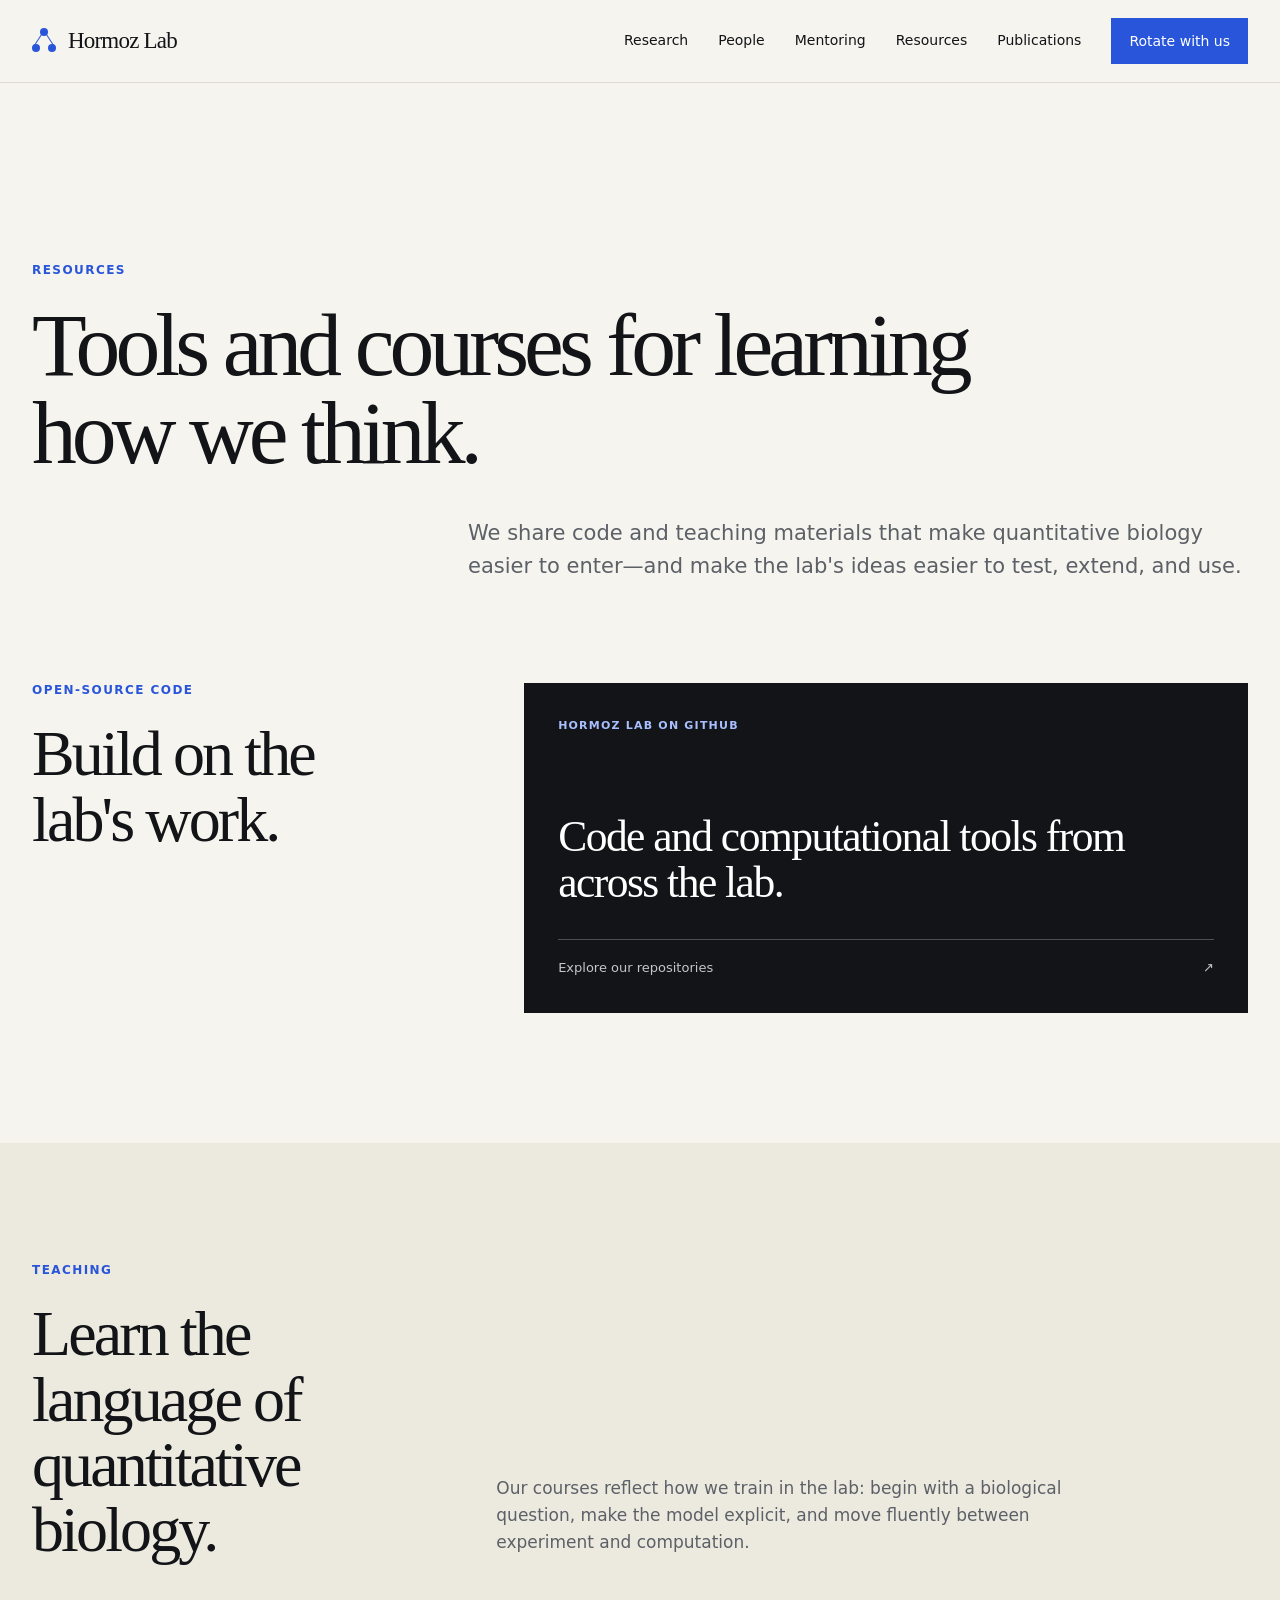
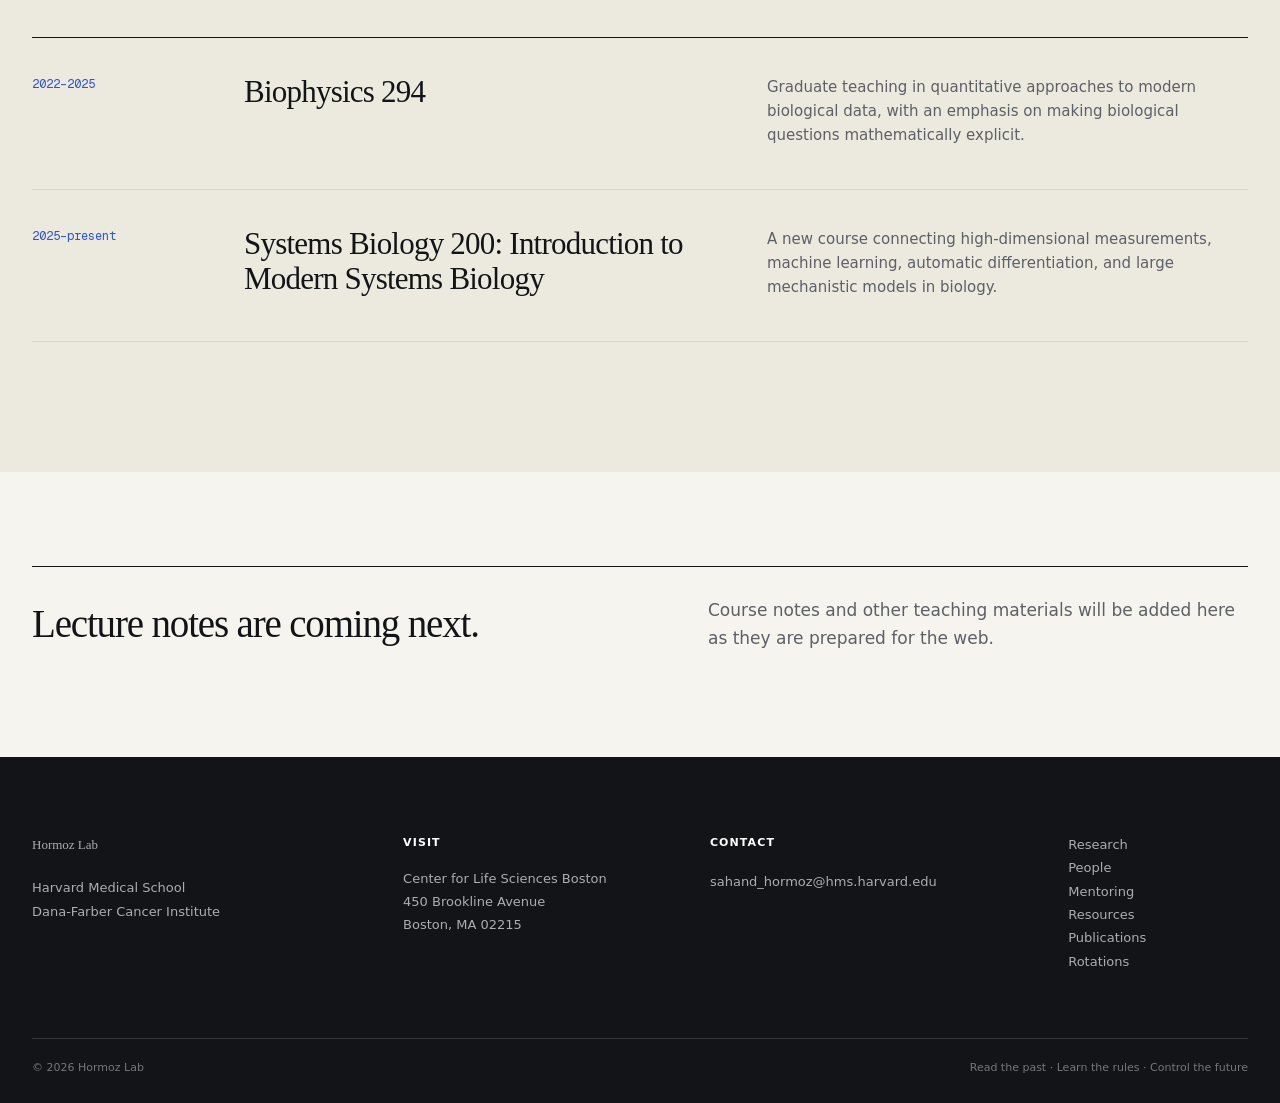
<file: resources/index.html>
<!DOCTYPE html><html lang="en"><head><meta charSet="utf-8"/><meta name="viewport" content="width=device-width, initial-scale=1"/><link rel="stylesheet" href="/assets/index-CWhATb8L.css"/><title>Resources · Hormoz Lab</title><meta name="description" content="Find Hormoz Lab software on GitHub and courses taught by Sahand Hormoz in biophysics, systems biology, and quantitative modeling."/><meta name="application-name" content="Hormoz Lab"/><meta name="keywords" content="Hormoz Lab,Sahand Hormoz,Harvard systems biology,Dana-Farber Cancer Institute,cell lineage tracing,synthetic biology,single-cell genomics,developmental biology,computational biology,quantitative biology,biological history,graduate research rotations"/><meta name="author" content="Hormoz Lab"/><link rel="author" href="https://hormoz.dfci.harvard.edu"/><meta name="creator" content="Hormoz Lab"/><meta name="publisher" content="Hormoz Lab"/><meta name="robots" content="noindex, follow"/><meta name="googlebot" content="noindex, follow, max-image-preview:large, max-snippet:-1, max-video-preview:-1"/><meta property="og:title" content="Resources · Hormoz Lab"/><meta property="og:description" content="Find Hormoz Lab software on GitHub and courses taught by Sahand Hormoz in biophysics, systems biology, and quantitative modeling."/><meta property="og:url" content="https://hormoz.dfci.harvard.edu/resources"/><meta property="og:site_name" content="Hormoz Lab"/><meta property="og:type" content="website"/><meta property="og:locale" content="en_US"/><meta property="og:image" content="https://hormoz-lab.github.io/media/sahand-hormoz-in-lab.webp"/><meta property="og:image:width" content="2048"/><meta property="og:image:height" content="1365"/><meta property="og:image:alt" content="Sahand Hormoz in the laboratory at Dana-Farber Cancer Institute"/><meta name="twitter:card" content="summary_large_image"/><meta name="twitter:title" content="Resources · Hormoz Lab"/><meta name="twitter:description" content="Find Hormoz Lab software on GitHub and courses taught by Sahand Hormoz in biophysics, systems biology, and quantitative modeling."/><meta name="twitter:image" content="https://hormoz-lab.github.io/media/sahand-hormoz-in-lab.webp"/><link rel="shortcut icon" href="/favicon.svg"/><link rel="icon" href="/favicon.svg"/><link rel="canonical" href="https://hormoz.dfci.harvard.edu/resources"/><script type="application/ld+json">{"@context":"https://schema.org","@type":"ResearchOrganization","name":"Hormoz Lab","url":"https://hormoz.dfci.harvard.edu","description":"A quantitative systems biology laboratory led by Sahand Hormoz at Harvard Medical School and Dana-Farber Cancer Institute.","founder":{"@type":"Person","name":"Sahand Hormoz","jobTitle":"Associate Professor of Systems Biology","affiliation":[{"@type":"Organization","name":"Harvard Medical School"},{"@type":"Organization","name":"Dana-Farber Cancer Institute"}]},"parentOrganization":[{"@type":"Organization","name":"Harvard Medical School","url":"https://hms.harvard.edu/"},{"@type":"Organization","name":"Dana-Farber Cancer Institute","url":"https://www.dana-farber.org/"}],"sameAs":["https://github.com/hormoz-lab"]}</script>
<link rel="preload" href="/assets/_vinext_fonts/geist-8ac0455e797f/geist-ff2310f5.woff2" as="font" type="font/woff2" crossorigin />
<link rel="preload" href="/assets/_vinext_fonts/geist-8ac0455e797f/geist-875ccdd4.woff2" as="font" type="font/woff2" crossorigin />
<link rel="preload" href="/assets/_vinext_fonts/geist-8ac0455e797f/geist-52306abf.woff2" as="font" type="font/woff2" crossorigin />
<link rel="preload" href="/assets/_vinext_fonts/geist-8ac0455e797f/geist-001175b1.woff2" as="font" type="font/woff2" crossorigin />
<link rel="preload" href="/assets/_vinext_fonts/geist-8ac0455e797f/geist-98bbbccb.woff2" as="font" type="font/woff2" crossorigin />
<link rel="preload" href="/assets/_vinext_fonts/geist-mono-00e989178794/geist-mono-f6b33328.woff2" as="font" type="font/woff2" crossorigin />
<link rel="preload" href="/assets/_vinext_fonts/geist-mono-00e989178794/geist-mono-44e03052.woff2" as="font" type="font/woff2" crossorigin />
<link rel="preload" href="/assets/_vinext_fonts/geist-mono-00e989178794/geist-mono-0638449e.woff2" as="font" type="font/woff2" crossorigin />
<link rel="preload" href="/assets/_vinext_fonts/geist-mono-00e989178794/geist-mono-971fb274.woff2" as="font" type="font/woff2" crossorigin />
<link rel="preload" href="/assets/_vinext_fonts/geist-mono-00e989178794/geist-mono-44745446.woff2" as="font" type="font/woff2" crossorigin />
<link rel="preload" href="/assets/_vinext_fonts/geist-mono-00e989178794/geist-mono-013b2f2f.woff2" as="font" type="font/woff2" crossorigin />
<style data-vinext-fonts>/* cyrillic-ext */
@font-face {
  font-family: 'Geist';
  font-style: normal;
  font-weight: 100 900;
  font-display: swap;
  src: url(/assets/_vinext_fonts/geist-8ac0455e797f/geist-ff2310f5.woff2) format('woff2');
  unicode-range: U+0460-052F, U+1C80-1C8A, U+20B4, U+2DE0-2DFF, U+A640-A69F, U+FE2E-FE2F;
}
/* cyrillic */
@font-face {
  font-family: 'Geist';
  font-style: normal;
  font-weight: 100 900;
  font-display: swap;
  src: url(/assets/_vinext_fonts/geist-8ac0455e797f/geist-875ccdd4.woff2) format('woff2');
  unicode-range: U+0301, U+0400-045F, U+0490-0491, U+04B0-04B1, U+2116;
}
/* vietnamese */
@font-face {
  font-family: 'Geist';
  font-style: normal;
  font-weight: 100 900;
  font-display: swap;
  src: url(/assets/_vinext_fonts/geist-8ac0455e797f/geist-52306abf.woff2) format('woff2');
  unicode-range: U+0102-0103, U+0110-0111, U+0128-0129, U+0168-0169, U+01A0-01A1, U+01AF-01B0, U+0300-0301, U+0303-0304, U+0308-0309, U+0323, U+0329, U+1EA0-1EF9, U+20AB;
}
/* latin-ext */
@font-face {
  font-family: 'Geist';
  font-style: normal;
  font-weight: 100 900;
  font-display: swap;
  src: url(/assets/_vinext_fonts/geist-8ac0455e797f/geist-001175b1.woff2) format('woff2');
  unicode-range: U+0100-02BA, U+02BD-02C5, U+02C7-02CC, U+02CE-02D7, U+02DD-02FF, U+0304, U+0308, U+0329, U+1D00-1DBF, U+1E00-1E9F, U+1EF2-1EFF, U+2020, U+20A0-20AB, U+20AD-20C0, U+2113, U+2C60-2C7F, U+A720-A7FF;
}
/* latin */
@font-face {
  font-family: 'Geist';
  font-style: normal;
  font-weight: 100 900;
  font-display: swap;
  src: url(/assets/_vinext_fonts/geist-8ac0455e797f/geist-98bbbccb.woff2) format('woff2');
  unicode-range: U+0000-00FF, U+0131, U+0152-0153, U+02BB-02BC, U+02C6, U+02DA, U+02DC, U+0304, U+0308, U+0329, U+2000-206F, U+20AC, U+2122, U+2191, U+2193, U+2212, U+2215, U+FEFF, U+FFFD;
}

.__font_geist_0v84xvc { font-family: 'Geist', sans-serif; }

.__variable_geist_0v84xvc { --font-geist-sans: 'Geist', sans-serif; }

/* cyrillic-ext */
@font-face {
  font-family: 'Geist Mono';
  font-style: normal;
  font-weight: 100 900;
  font-display: swap;
  src: url(/assets/_vinext_fonts/geist-mono-00e989178794/geist-mono-f6b33328.woff2) format('woff2');
  unicode-range: U+0460-052F, U+1C80-1C8A, U+20B4, U+2DE0-2DFF, U+A640-A69F, U+FE2E-FE2F;
}
/* cyrillic */
@font-face {
  font-family: 'Geist Mono';
  font-style: normal;
  font-weight: 100 900;
  font-display: swap;
  src: url(/assets/_vinext_fonts/geist-mono-00e989178794/geist-mono-44e03052.woff2) format('woff2');
  unicode-range: U+0301, U+0400-045F, U+0490-0491, U+04B0-04B1, U+2116;
}
/* symbols2 */
@font-face {
  font-family: 'Geist Mono';
  font-style: normal;
  font-weight: 100 900;
  font-display: swap;
  src: url(/assets/_vinext_fonts/geist-mono-00e989178794/geist-mono-0638449e.woff2) format('woff2');
  unicode-range: U+2000-2001, U+2004-2008, U+200A, U+23B8-23BD, U+2500-259F;
}
/* vietnamese */
@font-face {
  font-family: 'Geist Mono';
  font-style: normal;
  font-weight: 100 900;
  font-display: swap;
  src: url(/assets/_vinext_fonts/geist-mono-00e989178794/geist-mono-971fb274.woff2) format('woff2');
  unicode-range: U+0102-0103, U+0110-0111, U+0128-0129, U+0168-0169, U+01A0-01A1, U+01AF-01B0, U+0300-0301, U+0303-0304, U+0308-0309, U+0323, U+0329, U+1EA0-1EF9, U+20AB;
}
/* latin-ext */
@font-face {
  font-family: 'Geist Mono';
  font-style: normal;
  font-weight: 100 900;
  font-display: swap;
  src: url(/assets/_vinext_fonts/geist-mono-00e989178794/geist-mono-44745446.woff2) format('woff2');
  unicode-range: U+0100-02BA, U+02BD-02C5, U+02C7-02CC, U+02CE-02D7, U+02DD-02FF, U+0304, U+0308, U+0329, U+1D00-1DBF, U+1E00-1E9F, U+1EF2-1EFF, U+2020, U+20A0-20AB, U+20AD-20C0, U+2113, U+2C60-2C7F, U+A720-A7FF;
}
/* latin */
@font-face {
  font-family: 'Geist Mono';
  font-style: normal;
  font-weight: 100 900;
  font-display: swap;
  src: url(/assets/_vinext_fonts/geist-mono-00e989178794/geist-mono-013b2f2f.woff2) format('woff2');
  unicode-range: U+0000-00FF, U+0131, U+0152-0153, U+02BB-02BC, U+02C6, U+02DA, U+02DC, U+0304, U+0308, U+0329, U+2000-206F, U+20AC, U+2122, U+2191, U+2193, U+2212, U+2215, U+FEFF, U+FFFD;
}

.__font_geist_mono_03ghzxh { font-family: 'Geist Mono', sans-serif; }

.__variable_geist_mono_03ghzxh { --font-geist-mono: 'Geist Mono', sans-serif; }
</style>
</head><body class="__variable_geist_0v84xvc __variable_geist_mono_03ghzxh"><header class="site-header"><div class="shell header-inner"><a href="/" class="wordmark" aria-label="Hormoz Lab home"><span class="wordmark-mark" aria-hidden="true"><i></i><i></i><i></i></span><span>Hormoz Lab</span></a><nav class="desktop-nav" aria-label="Primary navigation"><a href="/research">Research</a><a href="/people">People</a><a href="/mentoring">Mentoring</a><a href="/resources">Resources</a><a href="/publications">Publications</a><a class="nav-cta" href="/rotations">Rotate with us</a></nav><details class="mobile-nav"><summary>Menu</summary><nav aria-label="Mobile navigation"><a href="/research">Research</a><a href="/people">People</a><a href="/mentoring">Mentoring</a><a href="/resources">Resources</a><a href="/publications">Publications</a><a href="/rotations">Rotate with us</a></nav></details></div></header><main><section class="page-hero shell"><p class="eyebrow">Resources</p><h1>Tools and courses for learning how we think.</h1><p>We share code and teaching materials that make quantitative biology easier to enter—and make the lab&#x27;s ideas easier to test, extend, and use.</p></section><section class="resources-code"><div class="shell resources-code-grid"><div><p class="section-kicker">Open-source code</p><h2>Build on the lab&#x27;s work.</h2></div><a class="github-card" href="https://github.com/hormoz-lab" target="_blank" rel="noreferrer"><span>Hormoz Lab on GitHub</span><strong>Code and computational tools from across the lab.</strong><i><span>Explore our repositories</span><span aria-hidden="true">↗</span></i></a></div></section><section class="resources-teaching"><div class="shell"><div class="resources-teaching-heading"><div><p class="section-kicker">Teaching</p><h2>Learn the language of quantitative biology.</h2></div><p>Our courses reflect how we train in the lab: begin with a biological question, make the model explicit, and move fluently between experiment and computation.</p></div><div class="course-list"><article class="course-card"><span class="course-years">2022–2025</span><h3>Biophysics 294</h3><p>Graduate teaching in quantitative approaches to modern biological data, with an emphasis on making biological questions mathematically explicit.</p></article><article class="course-card"><span class="course-years">2025–present</span><h3>Systems Biology 200: Introduction to Modern Systems Biology</h3><p>A new course connecting high-dimensional measurements, machine learning, automatic differentiation, and large mechanistic models in biology.</p></article></div></div></section><section class="resources-notes"><div class="shell resources-notes-inner"><h2>Lecture notes are coming next.</h2><p>Course notes and other teaching materials will be added here as they are prepared for the web.</p></div></section></main><footer class="site-footer"><div class="shell footer-grid"><div><a href="/" class="footer-wordmark">Hormoz Lab</a><p>Harvard Medical School<br/>Dana-Farber Cancer Institute</p></div><div><p class="footer-label">Visit</p><p>Center for Life Sciences Boston<br/>450 Brookline Avenue<br/>Boston, MA 02215</p></div><div><p class="footer-label">Contact</p><a href="mailto:sahand_hormoz@hms.harvard.edu">sahand_hormoz@hms.harvard.edu</a></div><div class="footer-links"><a href="/research">Research</a><a href="/people">People</a><a href="/mentoring">Mentoring</a><a href="/resources">Resources</a><a href="/publications">Publications</a><a href="/rotations">Rotations</a></div></div><div class="shell footer-bottom"><span>© 2026 Hormoz Lab</span><span>Read the past · Learn the rules · Control the future</span></div></footer><script src="/assets/site.js" defer></script></body></html>
</file>
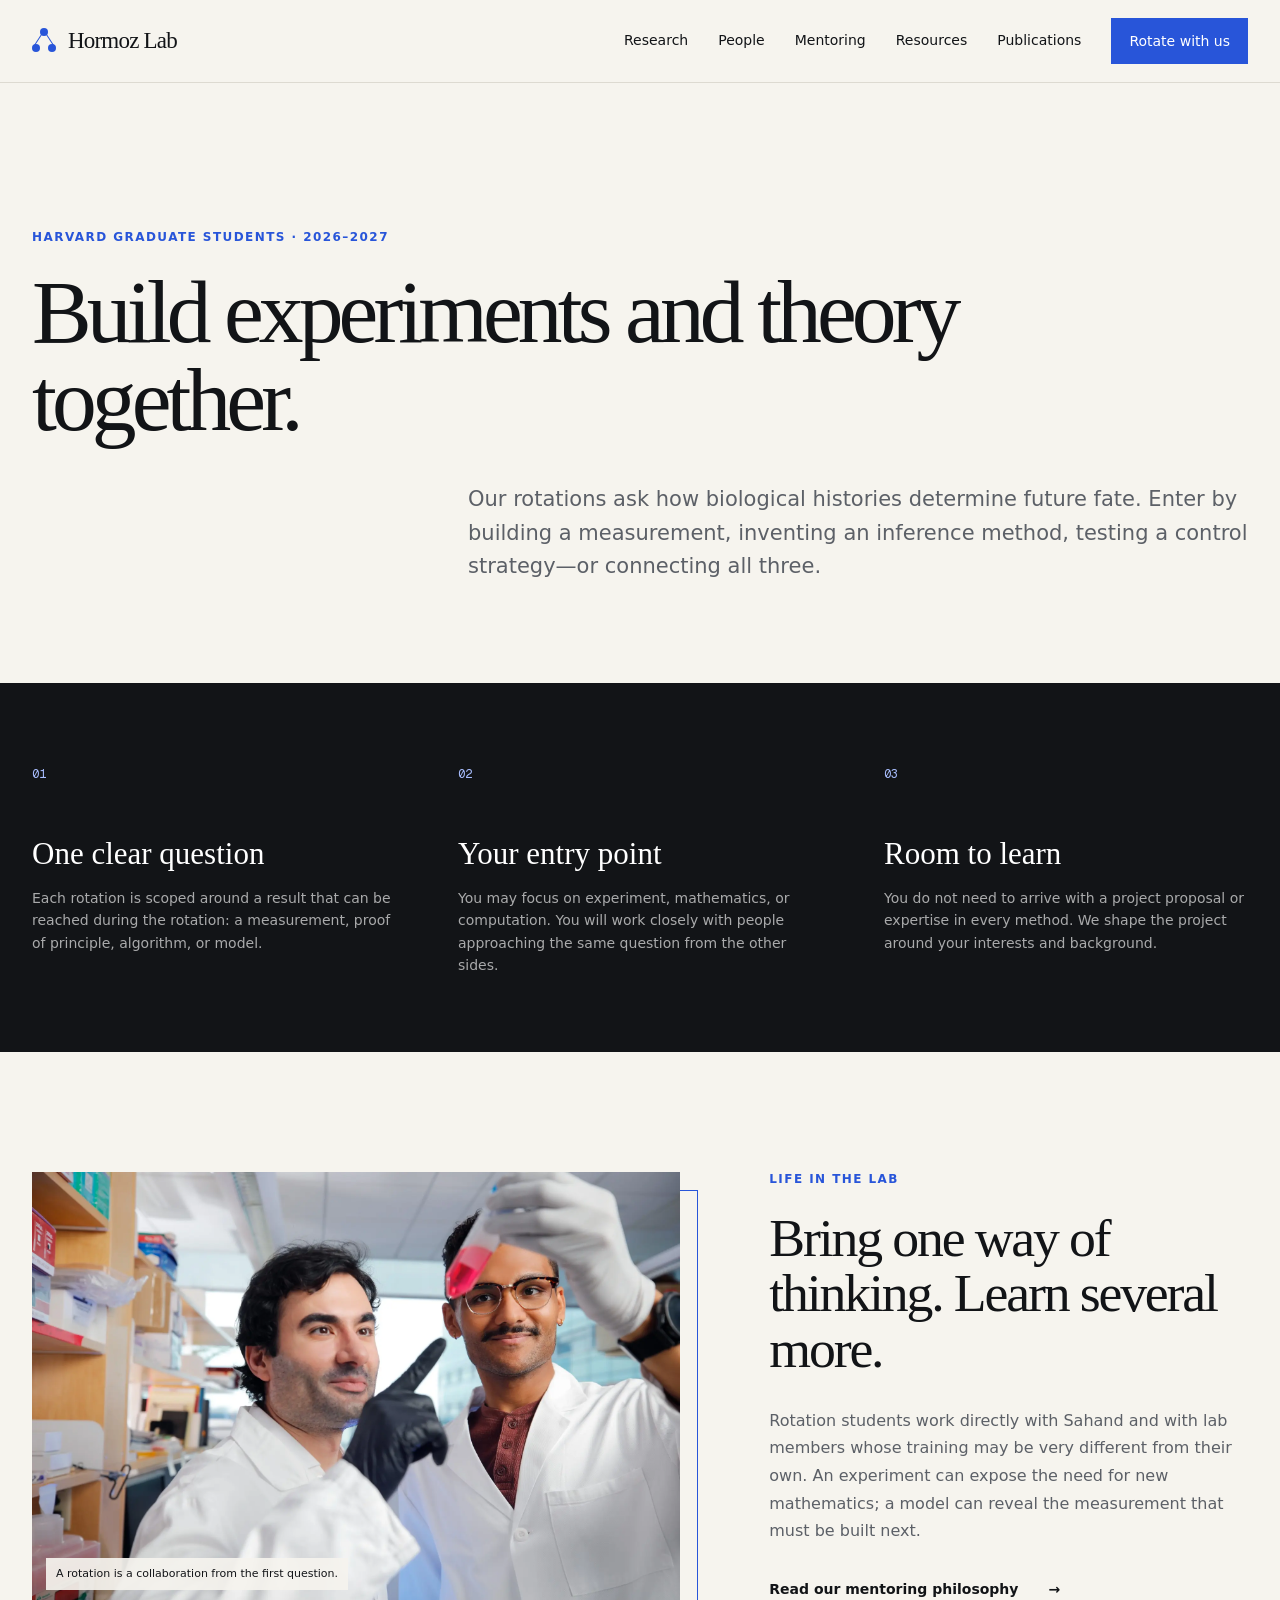
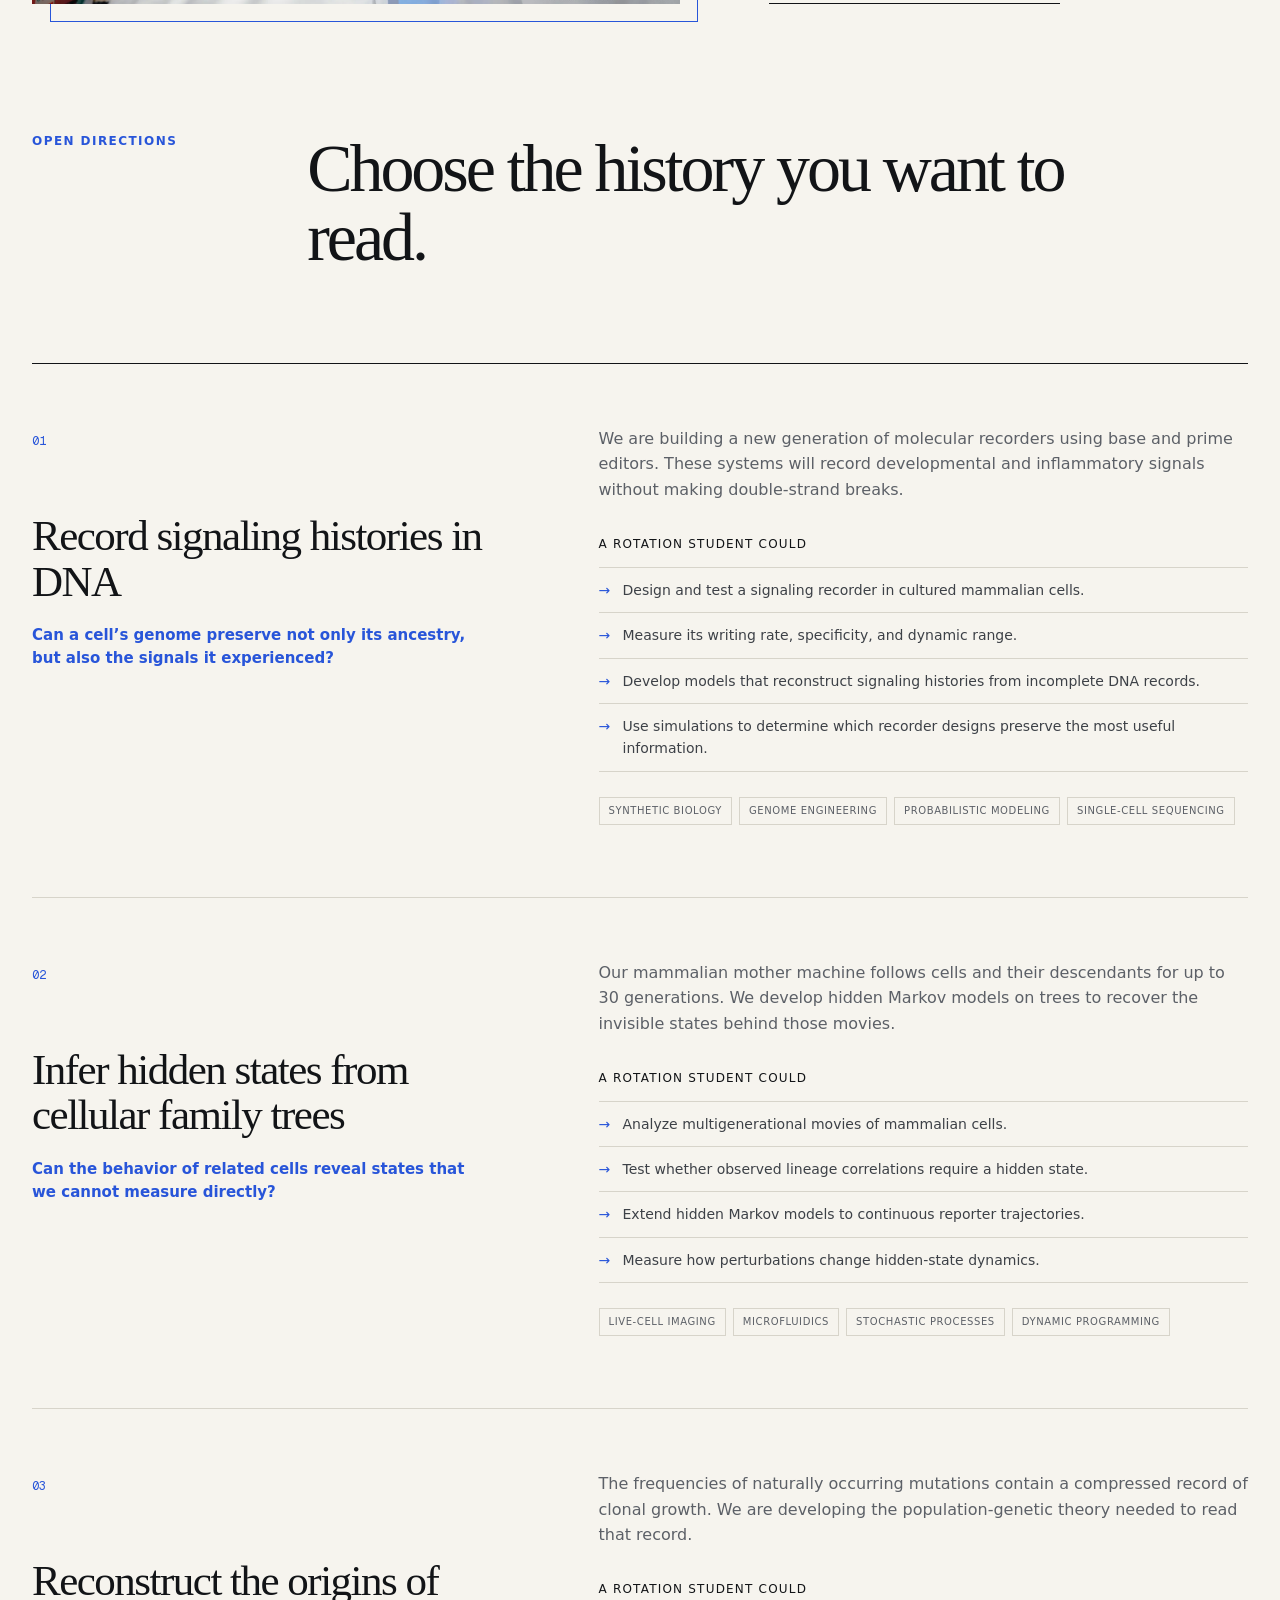
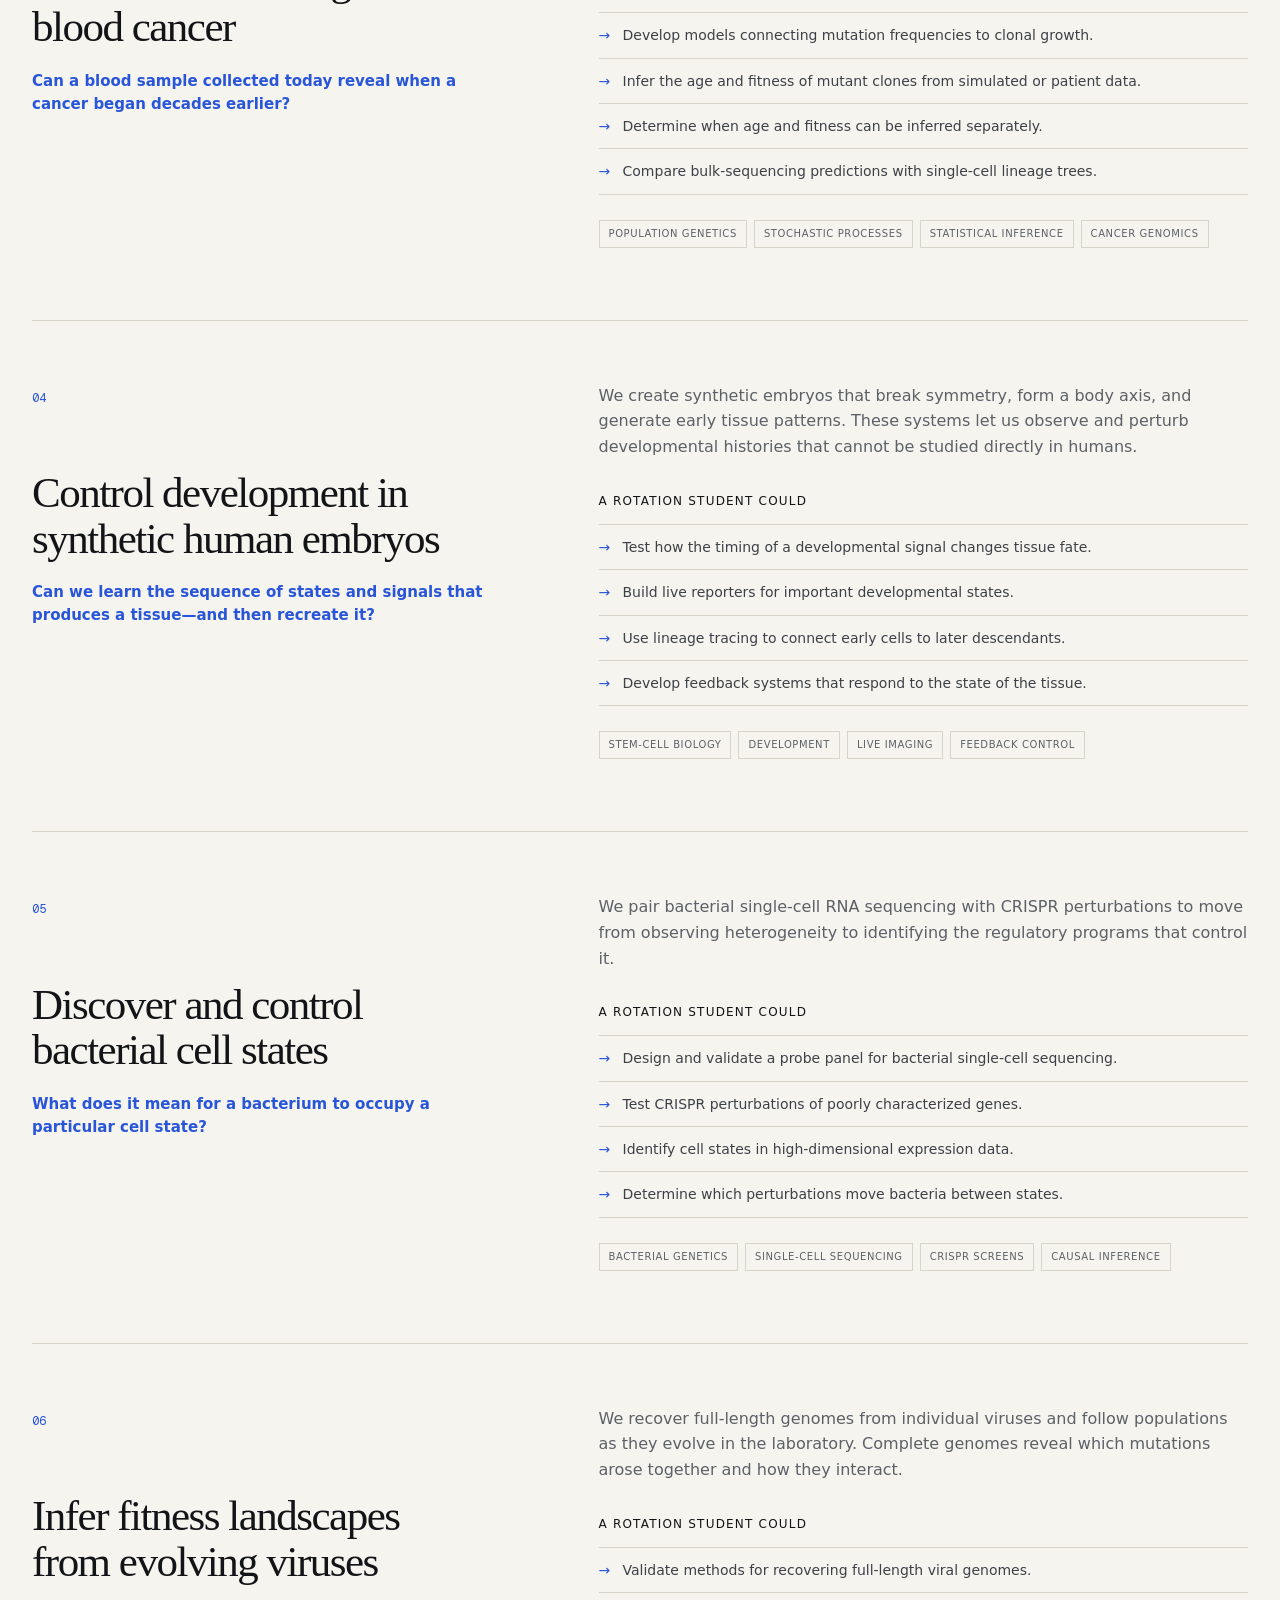
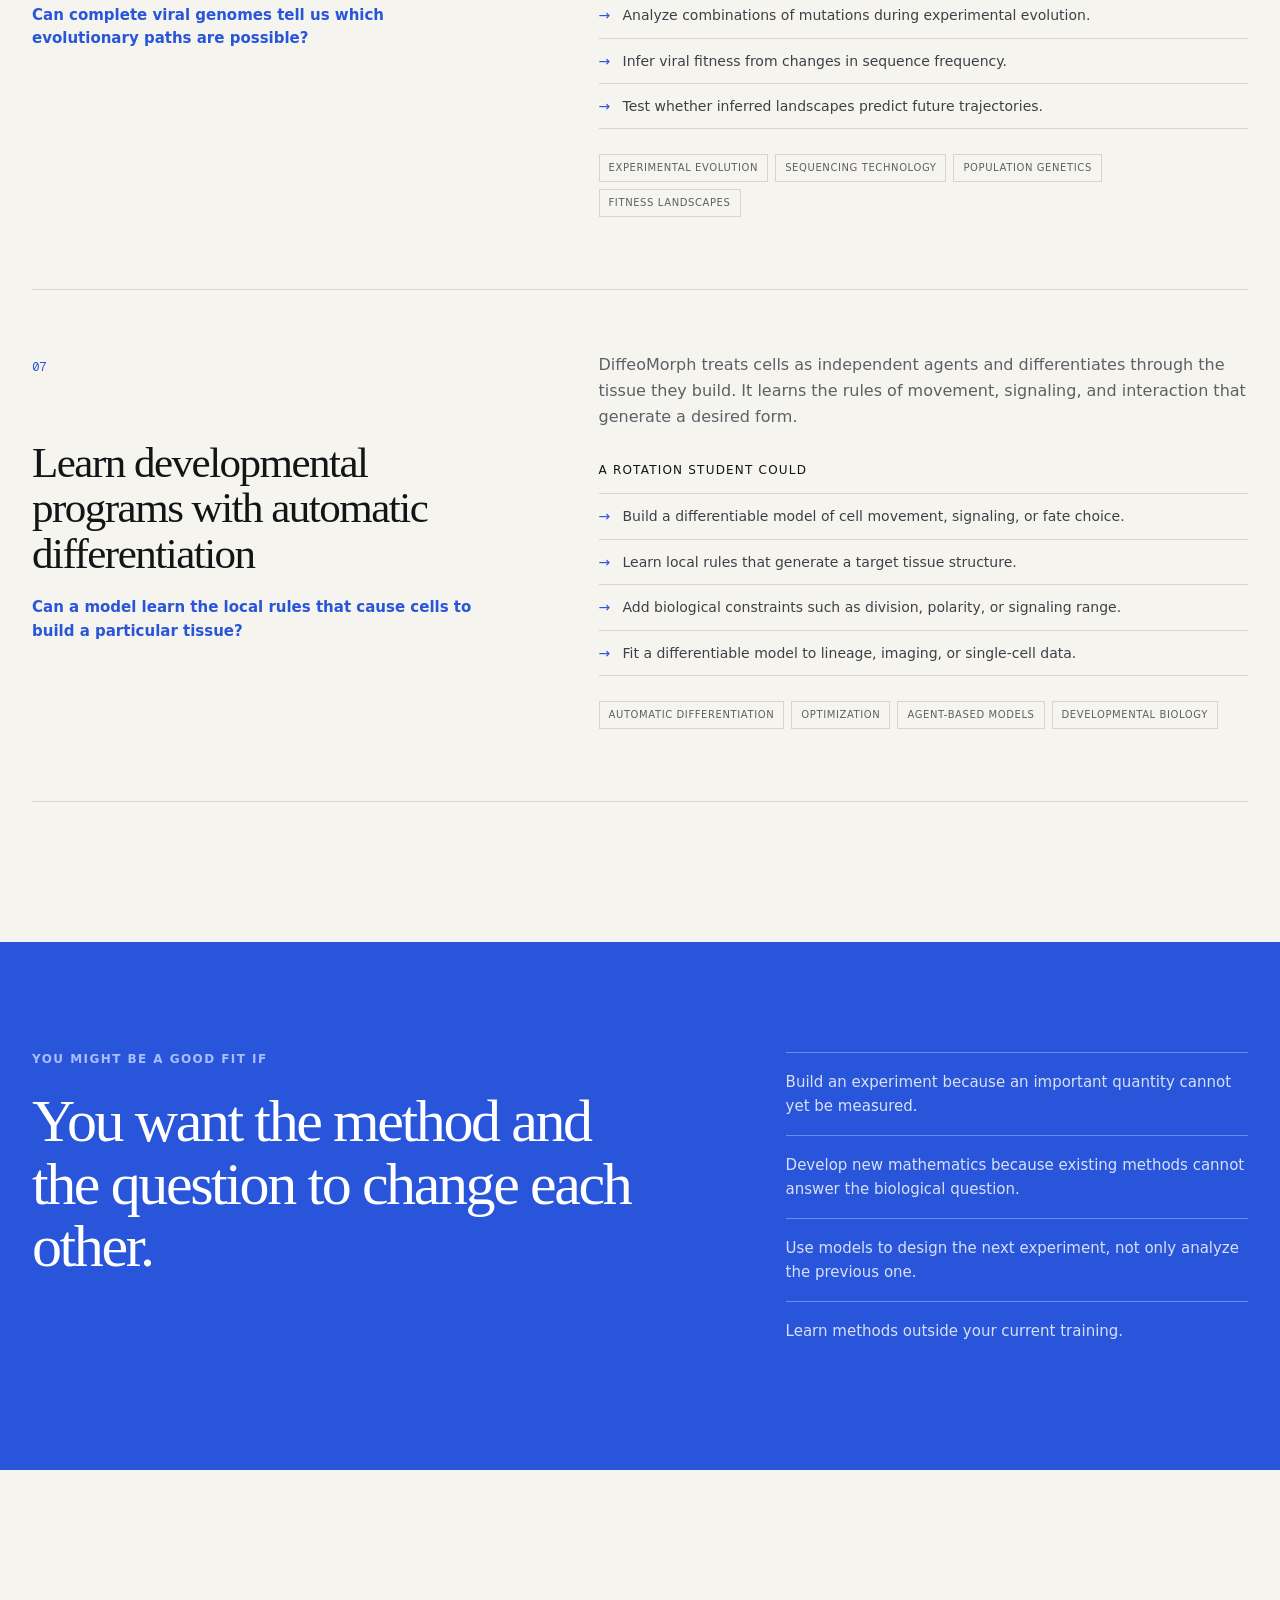
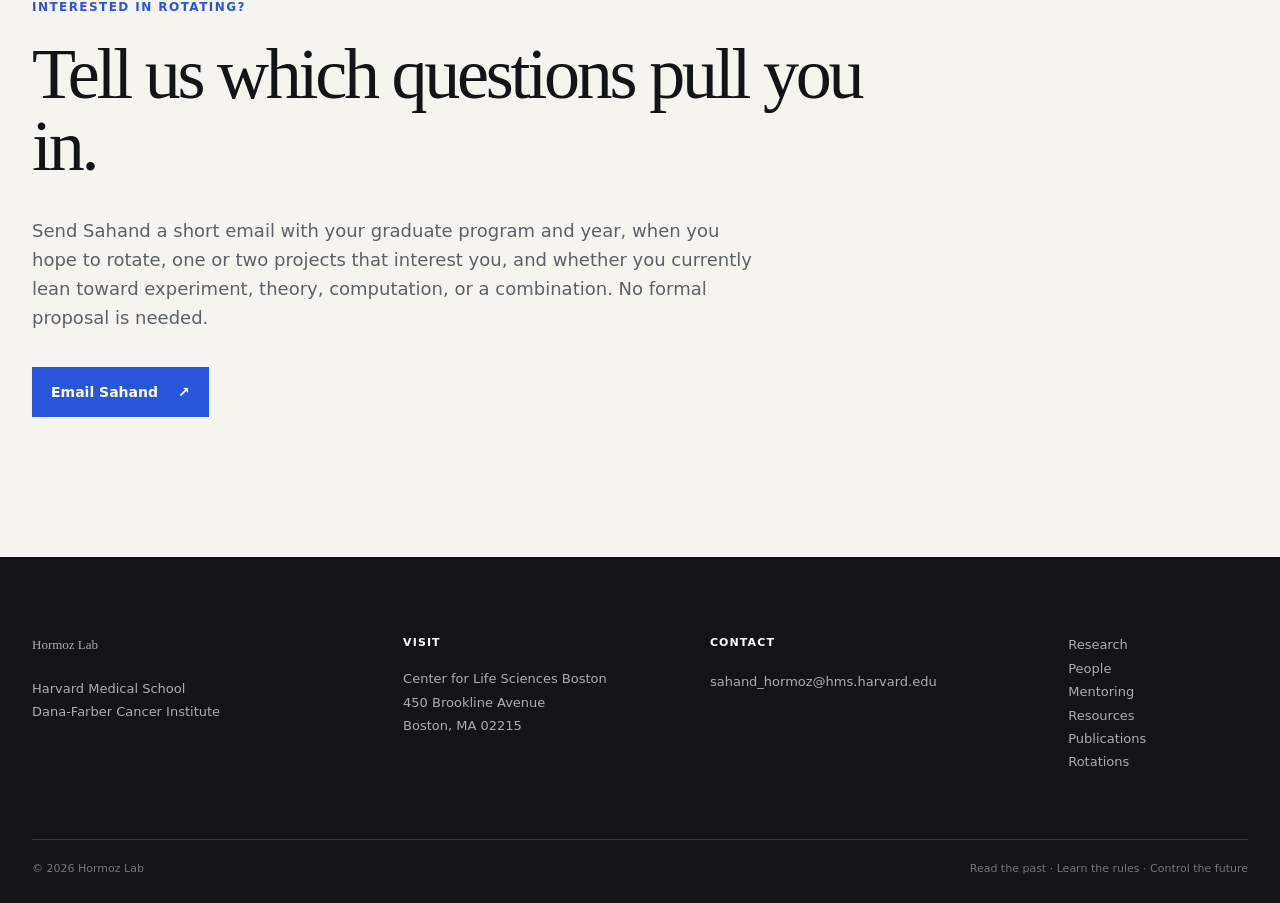
<file: rotations/index.html>
<!DOCTYPE html><html lang="en"><head><meta charSet="utf-8"/><meta name="viewport" content="width=device-width, initial-scale=1"/><link rel="preload" href="/media/sahand-mentoring-with-lab-member.webp" as="image"/><link rel="stylesheet" href="/assets/index-CWhATb8L.css"/><title>2026–2027 Graduate Rotations · Hormoz Lab</title><meta name="description" content="Explore 2026–2027 graduate rotation projects in the Hormoz Lab for Harvard students interested in combining experiments, theory, computation, and technology development."/><meta name="application-name" content="Hormoz Lab"/><meta name="keywords" content="Hormoz Lab,Sahand Hormoz,Harvard systems biology,Dana-Farber Cancer Institute,cell lineage tracing,synthetic biology,single-cell genomics,developmental biology,computational biology,quantitative biology,biological history,graduate research rotations"/><meta name="author" content="Hormoz Lab"/><link rel="author" href="https://hormoz.dfci.harvard.edu"/><meta name="creator" content="Hormoz Lab"/><meta name="publisher" content="Hormoz Lab"/><meta name="robots" content="noindex, follow"/><meta name="googlebot" content="noindex, follow, max-image-preview:large, max-snippet:-1, max-video-preview:-1"/><meta property="og:title" content="2026–2027 Graduate Rotations · Hormoz Lab"/><meta property="og:description" content="Explore 2026–2027 graduate rotation projects in the Hormoz Lab for Harvard students interested in combining experiments, theory, computation, and technology development."/><meta property="og:url" content="https://hormoz.dfci.harvard.edu/rotations"/><meta property="og:site_name" content="Hormoz Lab"/><meta property="og:type" content="website"/><meta property="og:locale" content="en_US"/><meta property="og:image" content="https://hormoz-lab.github.io/media/sahand-hormoz-in-lab.webp"/><meta property="og:image:width" content="2048"/><meta property="og:image:height" content="1365"/><meta property="og:image:alt" content="Sahand Hormoz in the laboratory at Dana-Farber Cancer Institute"/><meta name="twitter:card" content="summary_large_image"/><meta name="twitter:title" content="2026–2027 Graduate Rotations · Hormoz Lab"/><meta name="twitter:description" content="Explore 2026–2027 graduate rotation projects in the Hormoz Lab for Harvard students interested in combining experiments, theory, computation, and technology development."/><meta name="twitter:image" content="https://hormoz-lab.github.io/media/sahand-hormoz-in-lab.webp"/><link rel="shortcut icon" href="/favicon.svg"/><link rel="icon" href="/favicon.svg"/><link rel="canonical" href="https://hormoz.dfci.harvard.edu/rotations"/><script type="application/ld+json">{"@context":"https://schema.org","@type":"ResearchOrganization","name":"Hormoz Lab","url":"https://hormoz.dfci.harvard.edu","description":"A quantitative systems biology laboratory led by Sahand Hormoz at Harvard Medical School and Dana-Farber Cancer Institute.","founder":{"@type":"Person","name":"Sahand Hormoz","jobTitle":"Associate Professor of Systems Biology","affiliation":[{"@type":"Organization","name":"Harvard Medical School"},{"@type":"Organization","name":"Dana-Farber Cancer Institute"}]},"parentOrganization":[{"@type":"Organization","name":"Harvard Medical School","url":"https://hms.harvard.edu/"},{"@type":"Organization","name":"Dana-Farber Cancer Institute","url":"https://www.dana-farber.org/"}],"sameAs":["https://github.com/hormoz-lab"]}</script>
<link rel="preload" href="/assets/_vinext_fonts/geist-8ac0455e797f/geist-ff2310f5.woff2" as="font" type="font/woff2" crossorigin />
<link rel="preload" href="/assets/_vinext_fonts/geist-8ac0455e797f/geist-875ccdd4.woff2" as="font" type="font/woff2" crossorigin />
<link rel="preload" href="/assets/_vinext_fonts/geist-8ac0455e797f/geist-52306abf.woff2" as="font" type="font/woff2" crossorigin />
<link rel="preload" href="/assets/_vinext_fonts/geist-8ac0455e797f/geist-001175b1.woff2" as="font" type="font/woff2" crossorigin />
<link rel="preload" href="/assets/_vinext_fonts/geist-8ac0455e797f/geist-98bbbccb.woff2" as="font" type="font/woff2" crossorigin />
<link rel="preload" href="/assets/_vinext_fonts/geist-mono-00e989178794/geist-mono-f6b33328.woff2" as="font" type="font/woff2" crossorigin />
<link rel="preload" href="/assets/_vinext_fonts/geist-mono-00e989178794/geist-mono-44e03052.woff2" as="font" type="font/woff2" crossorigin />
<link rel="preload" href="/assets/_vinext_fonts/geist-mono-00e989178794/geist-mono-0638449e.woff2" as="font" type="font/woff2" crossorigin />
<link rel="preload" href="/assets/_vinext_fonts/geist-mono-00e989178794/geist-mono-971fb274.woff2" as="font" type="font/woff2" crossorigin />
<link rel="preload" href="/assets/_vinext_fonts/geist-mono-00e989178794/geist-mono-44745446.woff2" as="font" type="font/woff2" crossorigin />
<link rel="preload" href="/assets/_vinext_fonts/geist-mono-00e989178794/geist-mono-013b2f2f.woff2" as="font" type="font/woff2" crossorigin />
<style data-vinext-fonts>/* cyrillic-ext */
@font-face {
  font-family: 'Geist';
  font-style: normal;
  font-weight: 100 900;
  font-display: swap;
  src: url(/assets/_vinext_fonts/geist-8ac0455e797f/geist-ff2310f5.woff2) format('woff2');
  unicode-range: U+0460-052F, U+1C80-1C8A, U+20B4, U+2DE0-2DFF, U+A640-A69F, U+FE2E-FE2F;
}
/* cyrillic */
@font-face {
  font-family: 'Geist';
  font-style: normal;
  font-weight: 100 900;
  font-display: swap;
  src: url(/assets/_vinext_fonts/geist-8ac0455e797f/geist-875ccdd4.woff2) format('woff2');
  unicode-range: U+0301, U+0400-045F, U+0490-0491, U+04B0-04B1, U+2116;
}
/* vietnamese */
@font-face {
  font-family: 'Geist';
  font-style: normal;
  font-weight: 100 900;
  font-display: swap;
  src: url(/assets/_vinext_fonts/geist-8ac0455e797f/geist-52306abf.woff2) format('woff2');
  unicode-range: U+0102-0103, U+0110-0111, U+0128-0129, U+0168-0169, U+01A0-01A1, U+01AF-01B0, U+0300-0301, U+0303-0304, U+0308-0309, U+0323, U+0329, U+1EA0-1EF9, U+20AB;
}
/* latin-ext */
@font-face {
  font-family: 'Geist';
  font-style: normal;
  font-weight: 100 900;
  font-display: swap;
  src: url(/assets/_vinext_fonts/geist-8ac0455e797f/geist-001175b1.woff2) format('woff2');
  unicode-range: U+0100-02BA, U+02BD-02C5, U+02C7-02CC, U+02CE-02D7, U+02DD-02FF, U+0304, U+0308, U+0329, U+1D00-1DBF, U+1E00-1E9F, U+1EF2-1EFF, U+2020, U+20A0-20AB, U+20AD-20C0, U+2113, U+2C60-2C7F, U+A720-A7FF;
}
/* latin */
@font-face {
  font-family: 'Geist';
  font-style: normal;
  font-weight: 100 900;
  font-display: swap;
  src: url(/assets/_vinext_fonts/geist-8ac0455e797f/geist-98bbbccb.woff2) format('woff2');
  unicode-range: U+0000-00FF, U+0131, U+0152-0153, U+02BB-02BC, U+02C6, U+02DA, U+02DC, U+0304, U+0308, U+0329, U+2000-206F, U+20AC, U+2122, U+2191, U+2193, U+2212, U+2215, U+FEFF, U+FFFD;
}

.__font_geist_0v84xvc { font-family: 'Geist', sans-serif; }

.__variable_geist_0v84xvc { --font-geist-sans: 'Geist', sans-serif; }

/* cyrillic-ext */
@font-face {
  font-family: 'Geist Mono';
  font-style: normal;
  font-weight: 100 900;
  font-display: swap;
  src: url(/assets/_vinext_fonts/geist-mono-00e989178794/geist-mono-f6b33328.woff2) format('woff2');
  unicode-range: U+0460-052F, U+1C80-1C8A, U+20B4, U+2DE0-2DFF, U+A640-A69F, U+FE2E-FE2F;
}
/* cyrillic */
@font-face {
  font-family: 'Geist Mono';
  font-style: normal;
  font-weight: 100 900;
  font-display: swap;
  src: url(/assets/_vinext_fonts/geist-mono-00e989178794/geist-mono-44e03052.woff2) format('woff2');
  unicode-range: U+0301, U+0400-045F, U+0490-0491, U+04B0-04B1, U+2116;
}
/* symbols2 */
@font-face {
  font-family: 'Geist Mono';
  font-style: normal;
  font-weight: 100 900;
  font-display: swap;
  src: url(/assets/_vinext_fonts/geist-mono-00e989178794/geist-mono-0638449e.woff2) format('woff2');
  unicode-range: U+2000-2001, U+2004-2008, U+200A, U+23B8-23BD, U+2500-259F;
}
/* vietnamese */
@font-face {
  font-family: 'Geist Mono';
  font-style: normal;
  font-weight: 100 900;
  font-display: swap;
  src: url(/assets/_vinext_fonts/geist-mono-00e989178794/geist-mono-971fb274.woff2) format('woff2');
  unicode-range: U+0102-0103, U+0110-0111, U+0128-0129, U+0168-0169, U+01A0-01A1, U+01AF-01B0, U+0300-0301, U+0303-0304, U+0308-0309, U+0323, U+0329, U+1EA0-1EF9, U+20AB;
}
/* latin-ext */
@font-face {
  font-family: 'Geist Mono';
  font-style: normal;
  font-weight: 100 900;
  font-display: swap;
  src: url(/assets/_vinext_fonts/geist-mono-00e989178794/geist-mono-44745446.woff2) format('woff2');
  unicode-range: U+0100-02BA, U+02BD-02C5, U+02C7-02CC, U+02CE-02D7, U+02DD-02FF, U+0304, U+0308, U+0329, U+1D00-1DBF, U+1E00-1E9F, U+1EF2-1EFF, U+2020, U+20A0-20AB, U+20AD-20C0, U+2113, U+2C60-2C7F, U+A720-A7FF;
}
/* latin */
@font-face {
  font-family: 'Geist Mono';
  font-style: normal;
  font-weight: 100 900;
  font-display: swap;
  src: url(/assets/_vinext_fonts/geist-mono-00e989178794/geist-mono-013b2f2f.woff2) format('woff2');
  unicode-range: U+0000-00FF, U+0131, U+0152-0153, U+02BB-02BC, U+02C6, U+02DA, U+02DC, U+0304, U+0308, U+0329, U+2000-206F, U+20AC, U+2122, U+2191, U+2193, U+2212, U+2215, U+FEFF, U+FFFD;
}

.__font_geist_mono_03ghzxh { font-family: 'Geist Mono', sans-serif; }

.__variable_geist_mono_03ghzxh { --font-geist-mono: 'Geist Mono', sans-serif; }
</style>
</head><body class="__variable_geist_0v84xvc __variable_geist_mono_03ghzxh"><header class="site-header"><div class="shell header-inner"><a href="/" class="wordmark" aria-label="Hormoz Lab home"><span class="wordmark-mark" aria-hidden="true"><i></i><i></i><i></i></span><span>Hormoz Lab</span></a><nav class="desktop-nav" aria-label="Primary navigation"><a href="/research">Research</a><a href="/people">People</a><a href="/mentoring">Mentoring</a><a href="/resources">Resources</a><a href="/publications">Publications</a><a class="nav-cta" href="/rotations">Rotate with us</a></nav><details class="mobile-nav"><summary>Menu</summary><nav aria-label="Mobile navigation"><a href="/research">Research</a><a href="/people">People</a><a href="/mentoring">Mentoring</a><a href="/resources">Resources</a><a href="/publications">Publications</a><a href="/rotations">Rotate with us</a></nav></details></div></header><main><section class="page-hero shell"><p class="eyebrow">Harvard graduate students · 2026–2027</p><h1>Build experiments and theory together.</h1><p>Our rotations ask how biological histories determine future fate. Enter by building a measurement, inventing an inference method, testing a control strategy—or connecting all three.</p></section><section class="rotation-intro"><div class="shell rotation-intro-grid"><div><span>01</span><h2>One clear question</h2><p>Each rotation is scoped around a result that can be reached during the rotation: a measurement, proof of principle, algorithm, or model.</p></div><div><span>02</span><h2>Your entry point</h2><p>You may focus on experiment, mathematics, or computation. You will work closely with people approaching the same question from the other sides.</p></div><div><span>03</span><h2>Room to learn</h2><p>You do not need to arrive with a project proposal or expertise in every method. We shape the project around your interests and background.</p></div></div></section><section class="rotation-documentary shell" aria-labelledby="rotation-collaboration"><figure><img src="/media/sahand-mentoring-with-lab-member.webp" alt="Sahand Hormoz and a lab member examining a cell culture flask together"/><figcaption>A rotation is a collaboration from the first question.</figcaption></figure><div class="rotation-documentary-copy"><p class="section-kicker">Life in the lab</p><h2 id="rotation-collaboration">Bring one way of thinking. Learn several more.</h2><p>Rotation students work directly with Sahand and with lab members whose training may be very different from their own. An experiment can expose the need for new mathematics; a model can reveal the measurement that must be built next.</p><a class="text-link" href="/mentoring">Read our mentoring philosophy <span aria-hidden="true">→</span></a></div></section><section class="rotation-projects shell"><div class="rotation-heading"><p class="section-kicker">Open directions</p><h2>Choose the history you want to read.</h2></div><div class="rotation-list"><article class="rotation-project"><div class="rotation-project-title"><span>0<!-- -->1</span><h3>Record signaling histories in DNA</h3><p>Can a cell’s genome preserve not only its ancestry, but also the signals it experienced?</p></div><div class="rotation-project-body"><p class="rotation-description">We are building a new generation of molecular recorders using base and prime editors. These systems will record developmental and inflammatory signals without making double-strand breaks.</p><h4>A rotation student could</h4><ul><li>Design and test a signaling recorder in cultured mammalian cells.</li><li>Measure its writing rate, specificity, and dynamic range.</li><li>Develop models that reconstruct signaling histories from incomplete DNA records.</li><li>Use simulations to determine which recorder designs preserve the most useful information.</li></ul><div class="tag-list"><span>Synthetic biology</span><span>Genome engineering</span><span>Probabilistic modeling</span><span>Single-cell sequencing</span></div></div></article><article class="rotation-project"><div class="rotation-project-title"><span>0<!-- -->2</span><h3>Infer hidden states from cellular family trees</h3><p>Can the behavior of related cells reveal states that we cannot measure directly?</p></div><div class="rotation-project-body"><p class="rotation-description">Our mammalian mother machine follows cells and their descendants for up to 30 generations. We develop hidden Markov models on trees to recover the invisible states behind those movies.</p><h4>A rotation student could</h4><ul><li>Analyze multigenerational movies of mammalian cells.</li><li>Test whether observed lineage correlations require a hidden state.</li><li>Extend hidden Markov models to continuous reporter trajectories.</li><li>Measure how perturbations change hidden-state dynamics.</li></ul><div class="tag-list"><span>Live-cell imaging</span><span>Microfluidics</span><span>Stochastic processes</span><span>Dynamic programming</span></div></div></article><article class="rotation-project"><div class="rotation-project-title"><span>0<!-- -->3</span><h3>Reconstruct the origins of blood cancer</h3><p>Can a blood sample collected today reveal when a cancer began decades earlier?</p></div><div class="rotation-project-body"><p class="rotation-description">The frequencies of naturally occurring mutations contain a compressed record of clonal growth. We are developing the population-genetic theory needed to read that record.</p><h4>A rotation student could</h4><ul><li>Develop models connecting mutation frequencies to clonal growth.</li><li>Infer the age and fitness of mutant clones from simulated or patient data.</li><li>Determine when age and fitness can be inferred separately.</li><li>Compare bulk-sequencing predictions with single-cell lineage trees.</li></ul><div class="tag-list"><span>Population genetics</span><span>Stochastic processes</span><span>Statistical inference</span><span>Cancer genomics</span></div></div></article><article class="rotation-project"><div class="rotation-project-title"><span>0<!-- -->4</span><h3>Control development in synthetic human embryos</h3><p>Can we learn the sequence of states and signals that produces a tissue—and then recreate it?</p></div><div class="rotation-project-body"><p class="rotation-description">We create synthetic embryos that break symmetry, form a body axis, and generate early tissue patterns. These systems let us observe and perturb developmental histories that cannot be studied directly in humans.</p><h4>A rotation student could</h4><ul><li>Test how the timing of a developmental signal changes tissue fate.</li><li>Build live reporters for important developmental states.</li><li>Use lineage tracing to connect early cells to later descendants.</li><li>Develop feedback systems that respond to the state of the tissue.</li></ul><div class="tag-list"><span>Stem-cell biology</span><span>Development</span><span>Live imaging</span><span>Feedback control</span></div></div></article><article class="rotation-project"><div class="rotation-project-title"><span>0<!-- -->5</span><h3>Discover and control bacterial cell states</h3><p>What does it mean for a bacterium to occupy a particular cell state?</p></div><div class="rotation-project-body"><p class="rotation-description">We pair bacterial single-cell RNA sequencing with CRISPR perturbations to move from observing heterogeneity to identifying the regulatory programs that control it.</p><h4>A rotation student could</h4><ul><li>Design and validate a probe panel for bacterial single-cell sequencing.</li><li>Test CRISPR perturbations of poorly characterized genes.</li><li>Identify cell states in high-dimensional expression data.</li><li>Determine which perturbations move bacteria between states.</li></ul><div class="tag-list"><span>Bacterial genetics</span><span>Single-cell sequencing</span><span>CRISPR screens</span><span>Causal inference</span></div></div></article><article class="rotation-project"><div class="rotation-project-title"><span>0<!-- -->6</span><h3>Infer fitness landscapes from evolving viruses</h3><p>Can complete viral genomes tell us which evolutionary paths are possible?</p></div><div class="rotation-project-body"><p class="rotation-description">We recover full-length genomes from individual viruses and follow populations as they evolve in the laboratory. Complete genomes reveal which mutations arose together and how they interact.</p><h4>A rotation student could</h4><ul><li>Validate methods for recovering full-length viral genomes.</li><li>Analyze combinations of mutations during experimental evolution.</li><li>Infer viral fitness from changes in sequence frequency.</li><li>Test whether inferred landscapes predict future trajectories.</li></ul><div class="tag-list"><span>Experimental evolution</span><span>Sequencing technology</span><span>Population genetics</span><span>Fitness landscapes</span></div></div></article><article class="rotation-project"><div class="rotation-project-title"><span>0<!-- -->7</span><h3>Learn developmental programs with automatic differentiation</h3><p>Can a model learn the local rules that cause cells to build a particular tissue?</p></div><div class="rotation-project-body"><p class="rotation-description">DiffeoMorph treats cells as independent agents and differentiates through the tissue they build. It learns the rules of movement, signaling, and interaction that generate a desired form.</p><h4>A rotation student could</h4><ul><li>Build a differentiable model of cell movement, signaling, or fate choice.</li><li>Learn local rules that generate a target tissue structure.</li><li>Add biological constraints such as division, polarity, or signaling range.</li><li>Fit a differentiable model to lineage, imaging, or single-cell data.</li></ul><div class="tag-list"><span>Automatic differentiation</span><span>Optimization</span><span>Agent-based models</span><span>Developmental biology</span></div></div></article></div></section><section class="expectations-section"><div class="shell expectations-grid"><div><p class="section-kicker light">You might be a good fit if</p><h2>You want the method and the question to change each other.</h2></div><ul><li>Build an experiment because an important quantity cannot yet be measured.</li><li>Develop new mathematics because existing methods cannot answer the biological question.</li><li>Use models to design the next experiment, not only analyze the previous one.</li><li>Learn methods outside your current training.</li></ul></div></section><section class="contact-section shell"><p class="section-kicker">Interested in rotating?</p><h2>Tell us which questions pull you in.</h2><p>Send Sahand a short email with your graduate program and year, when you hope to rotate, one or two projects that interest you, and whether you currently lean toward experiment, theory, computation, or a combination. No formal proposal is needed.</p><a class="button button-primary" href="mailto:sahand_hormoz@hms.harvard.edu?subject=2026–2027 Rotation Inquiry">Email Sahand <span aria-hidden="true">↗</span></a></section></main><footer class="site-footer"><div class="shell footer-grid"><div><a href="/" class="footer-wordmark">Hormoz Lab</a><p>Harvard Medical School<br/>Dana-Farber Cancer Institute</p></div><div><p class="footer-label">Visit</p><p>Center for Life Sciences Boston<br/>450 Brookline Avenue<br/>Boston, MA 02215</p></div><div><p class="footer-label">Contact</p><a href="mailto:sahand_hormoz@hms.harvard.edu">sahand_hormoz@hms.harvard.edu</a></div><div class="footer-links"><a href="/research">Research</a><a href="/people">People</a><a href="/mentoring">Mentoring</a><a href="/resources">Resources</a><a href="/publications">Publications</a><a href="/rotations">Rotations</a></div></div><div class="shell footer-bottom"><span>© 2026 Hormoz Lab</span><span>Read the past · Learn the rules · Control the future</span></div></footer><script src="/assets/site.js" defer></script></body></html>
</file>
